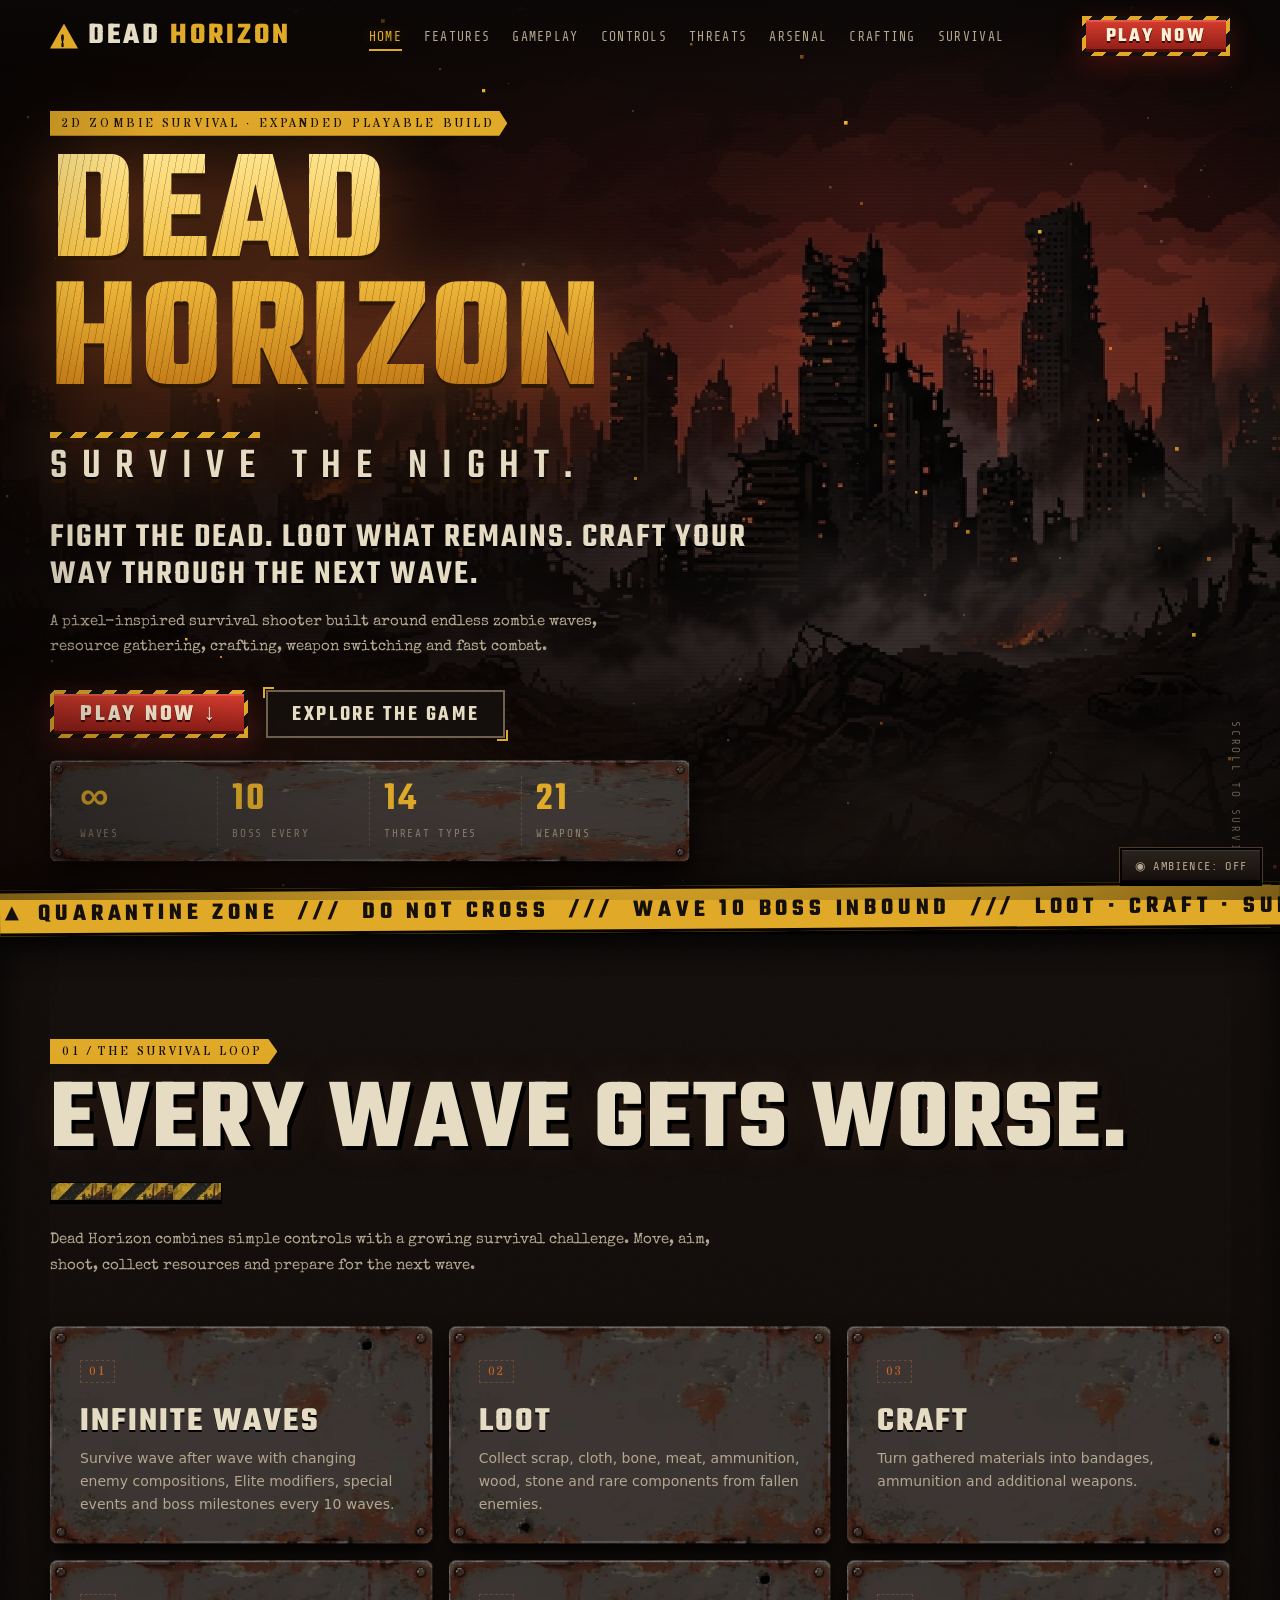
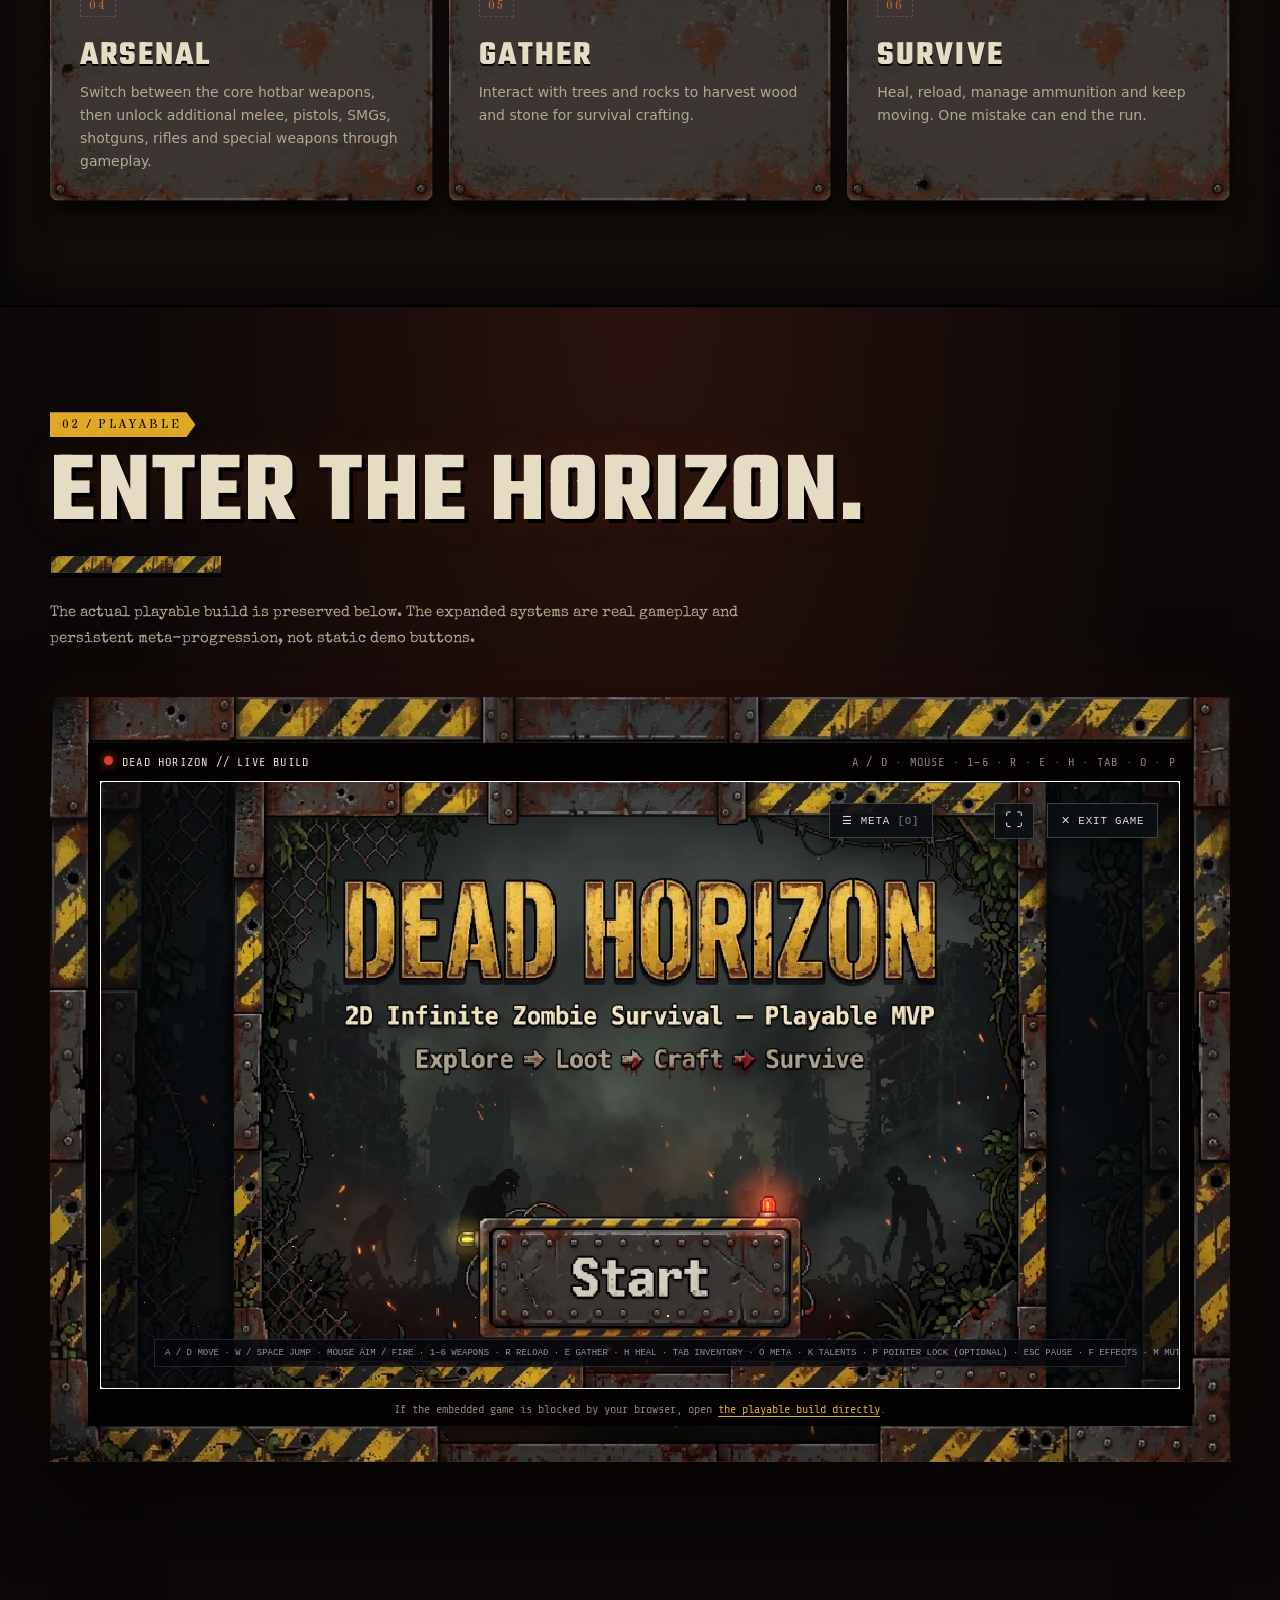
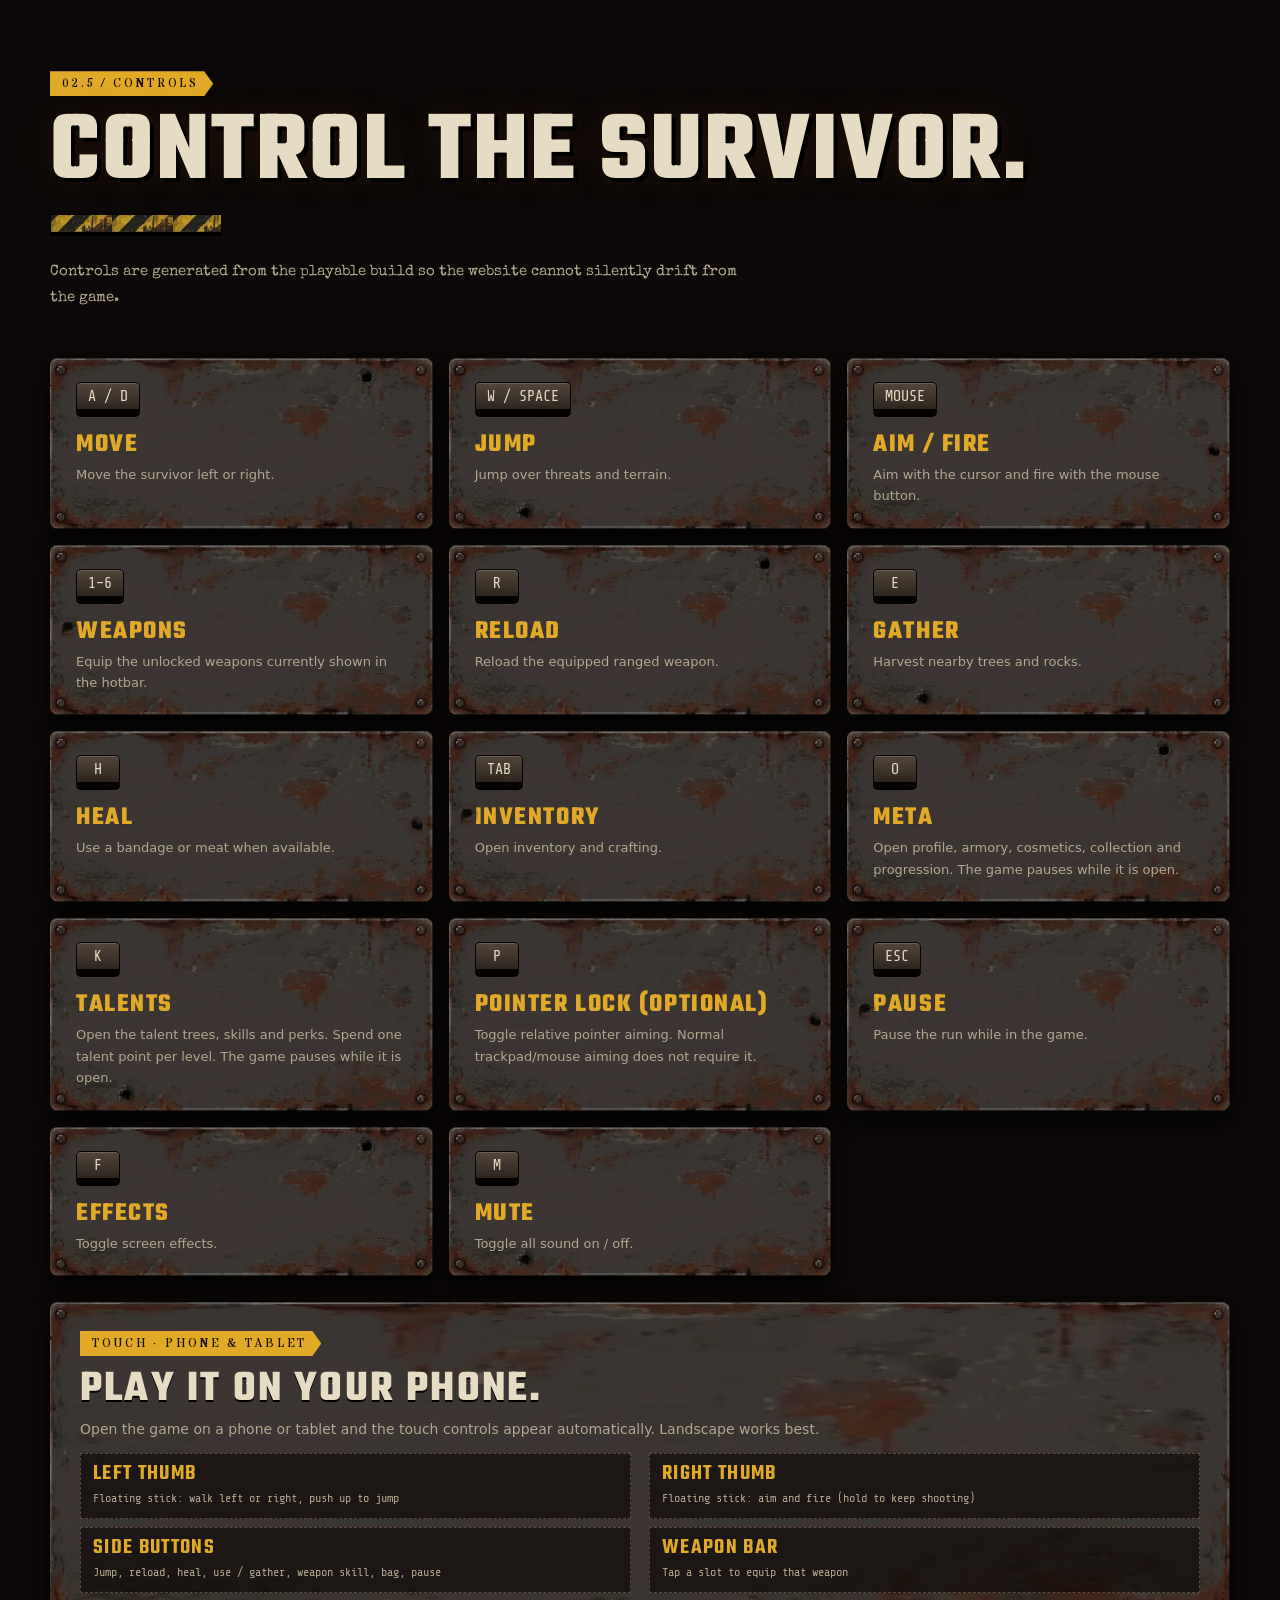
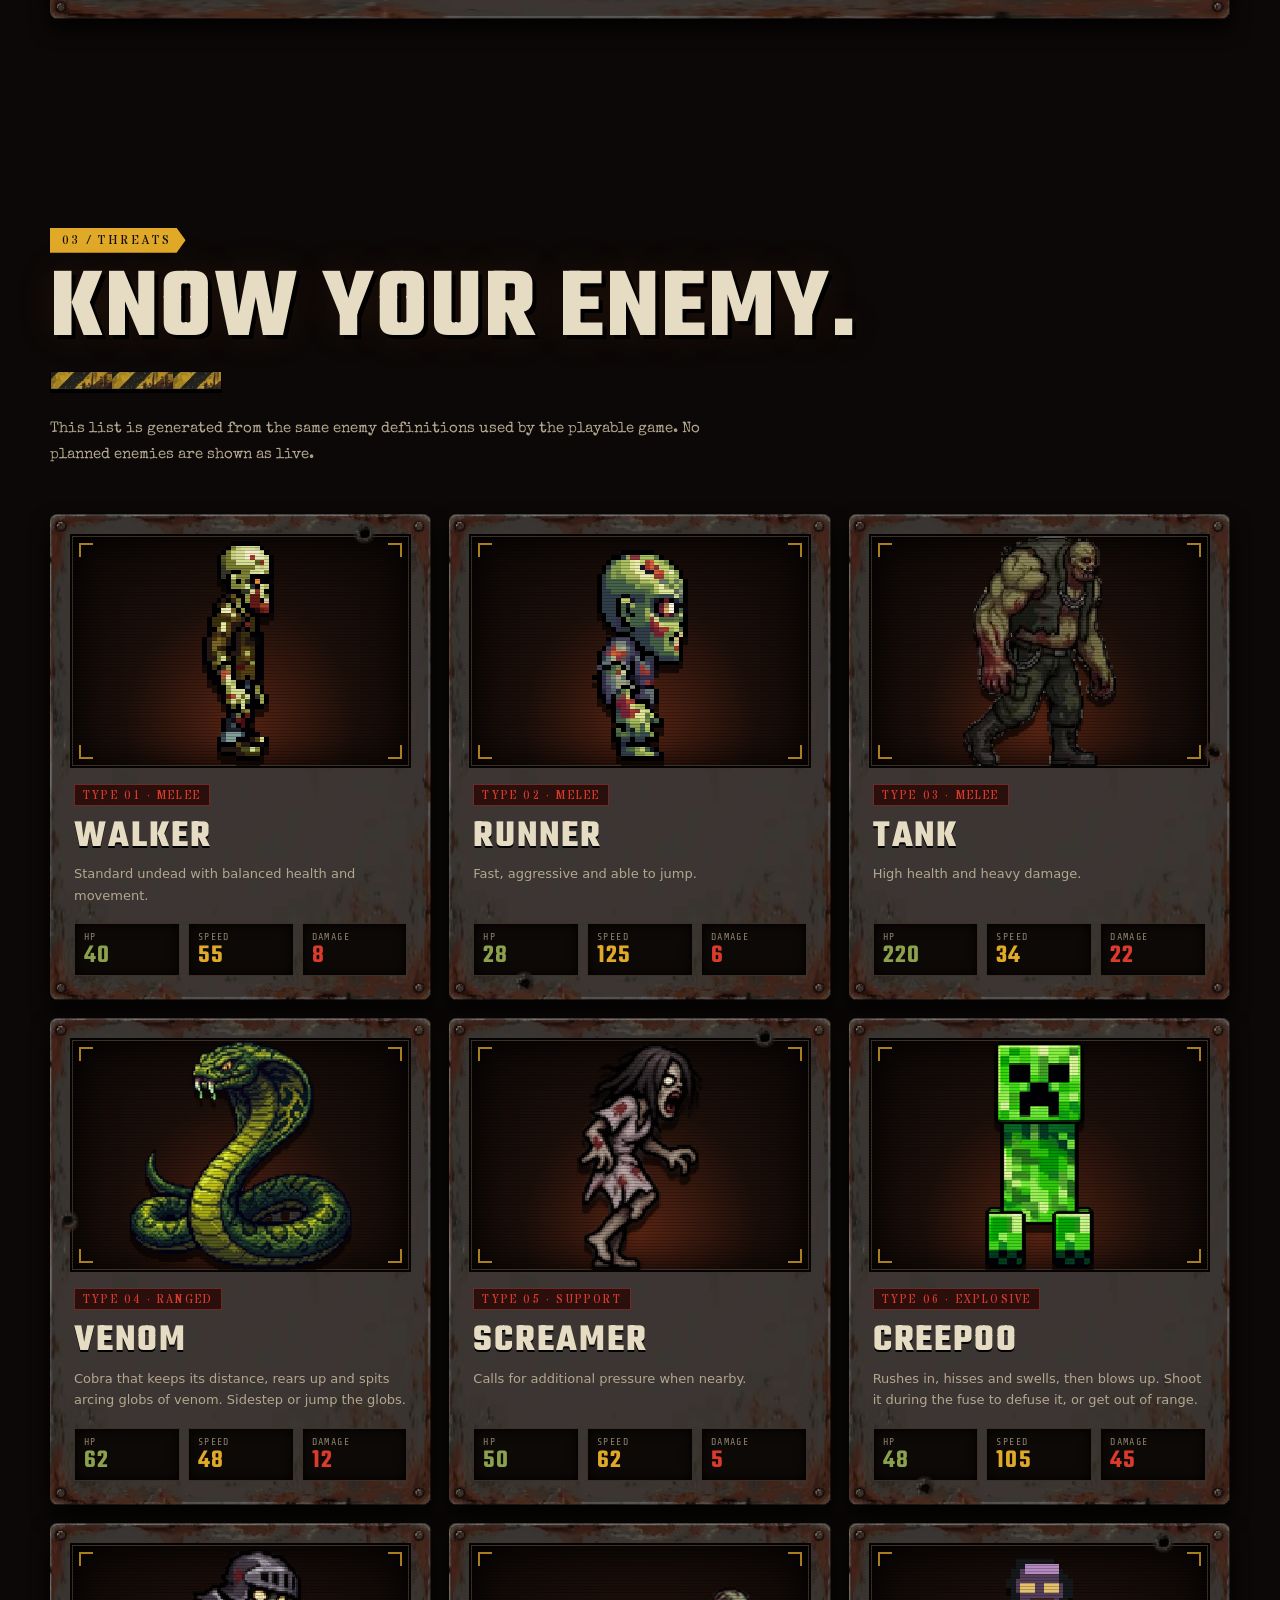
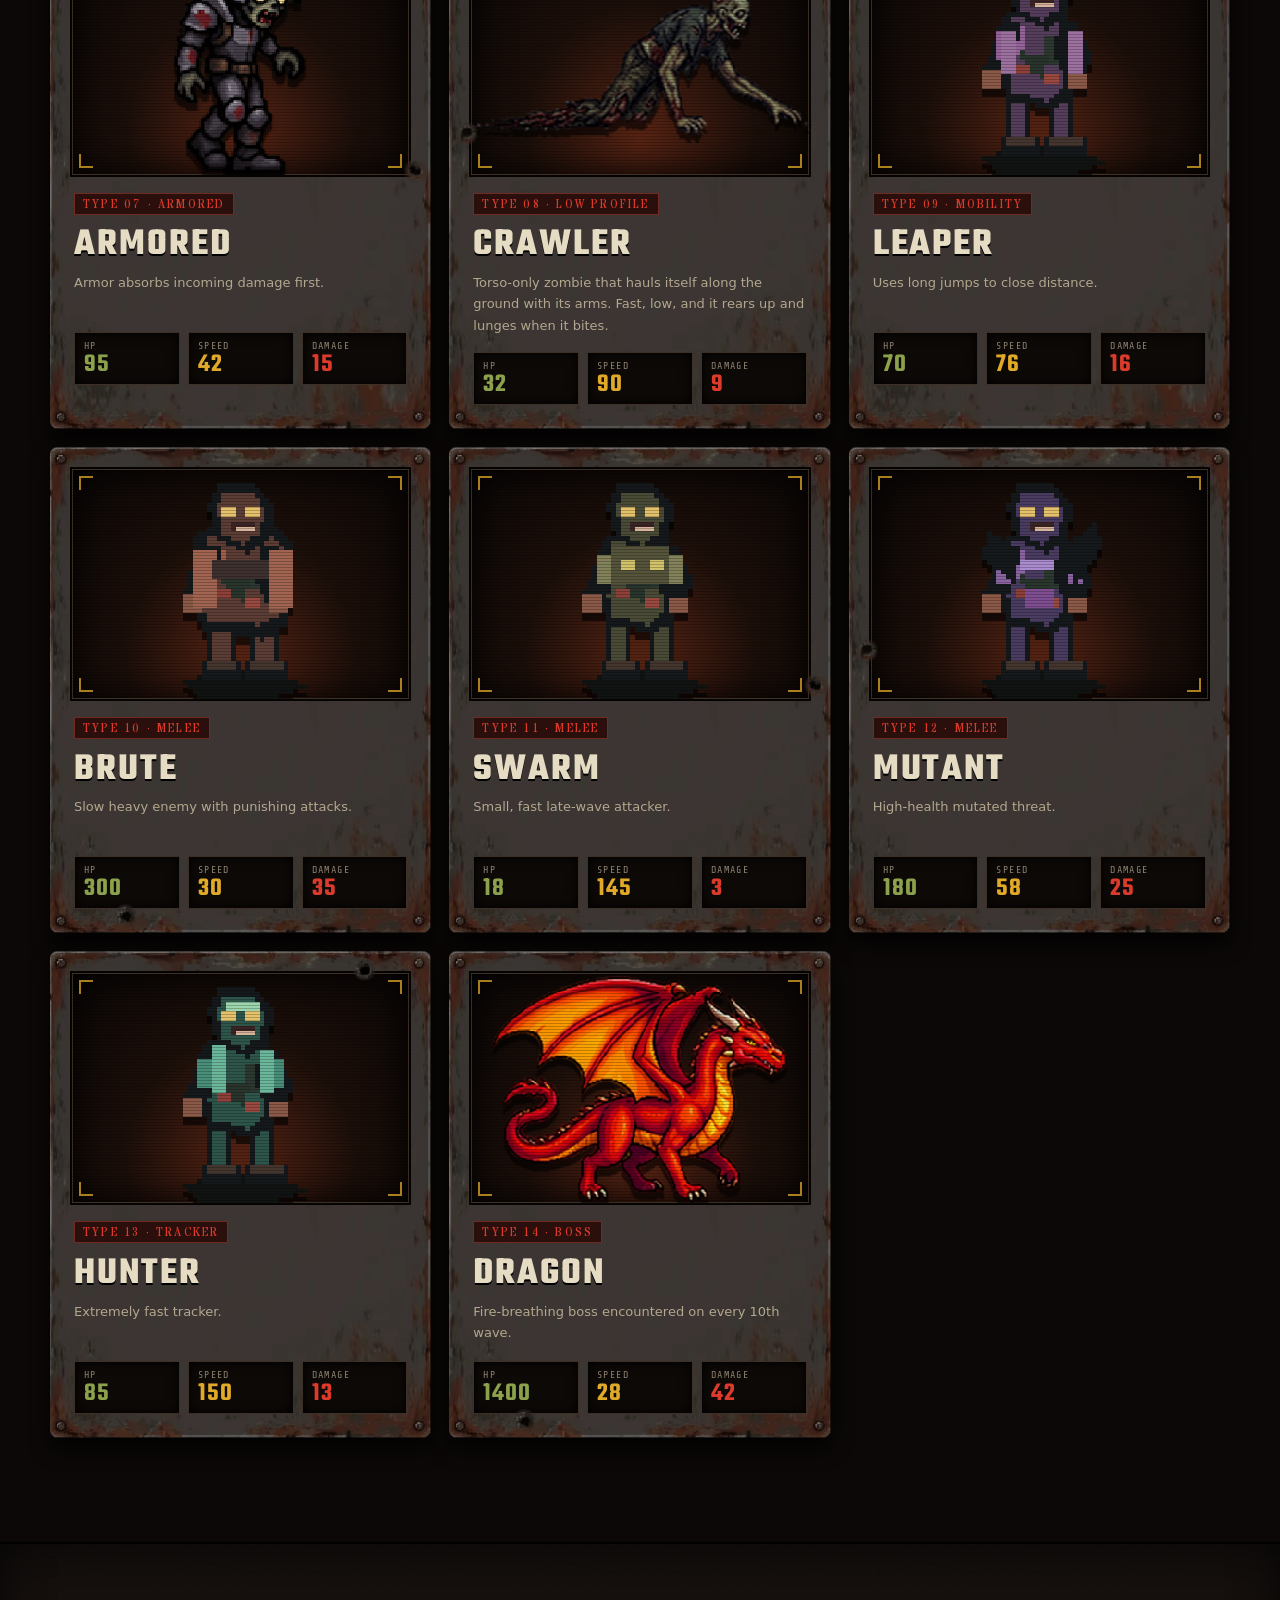
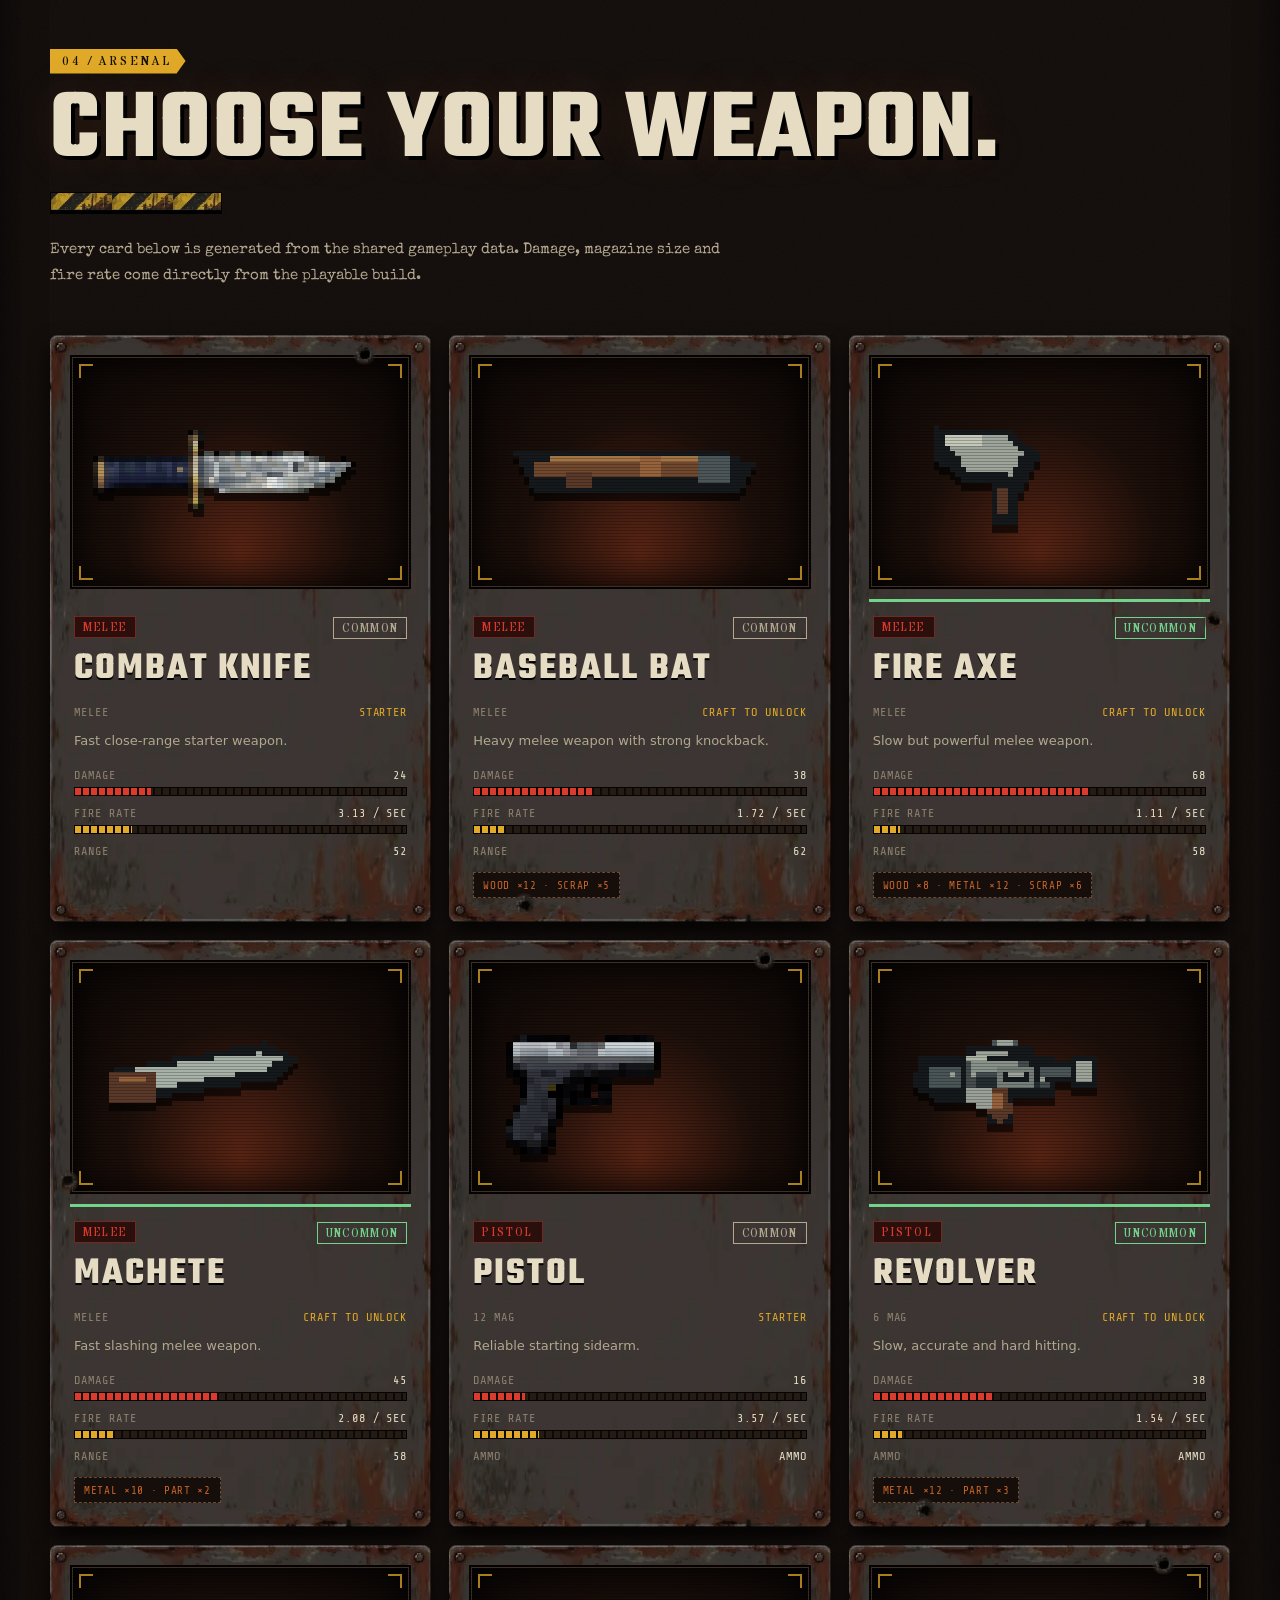
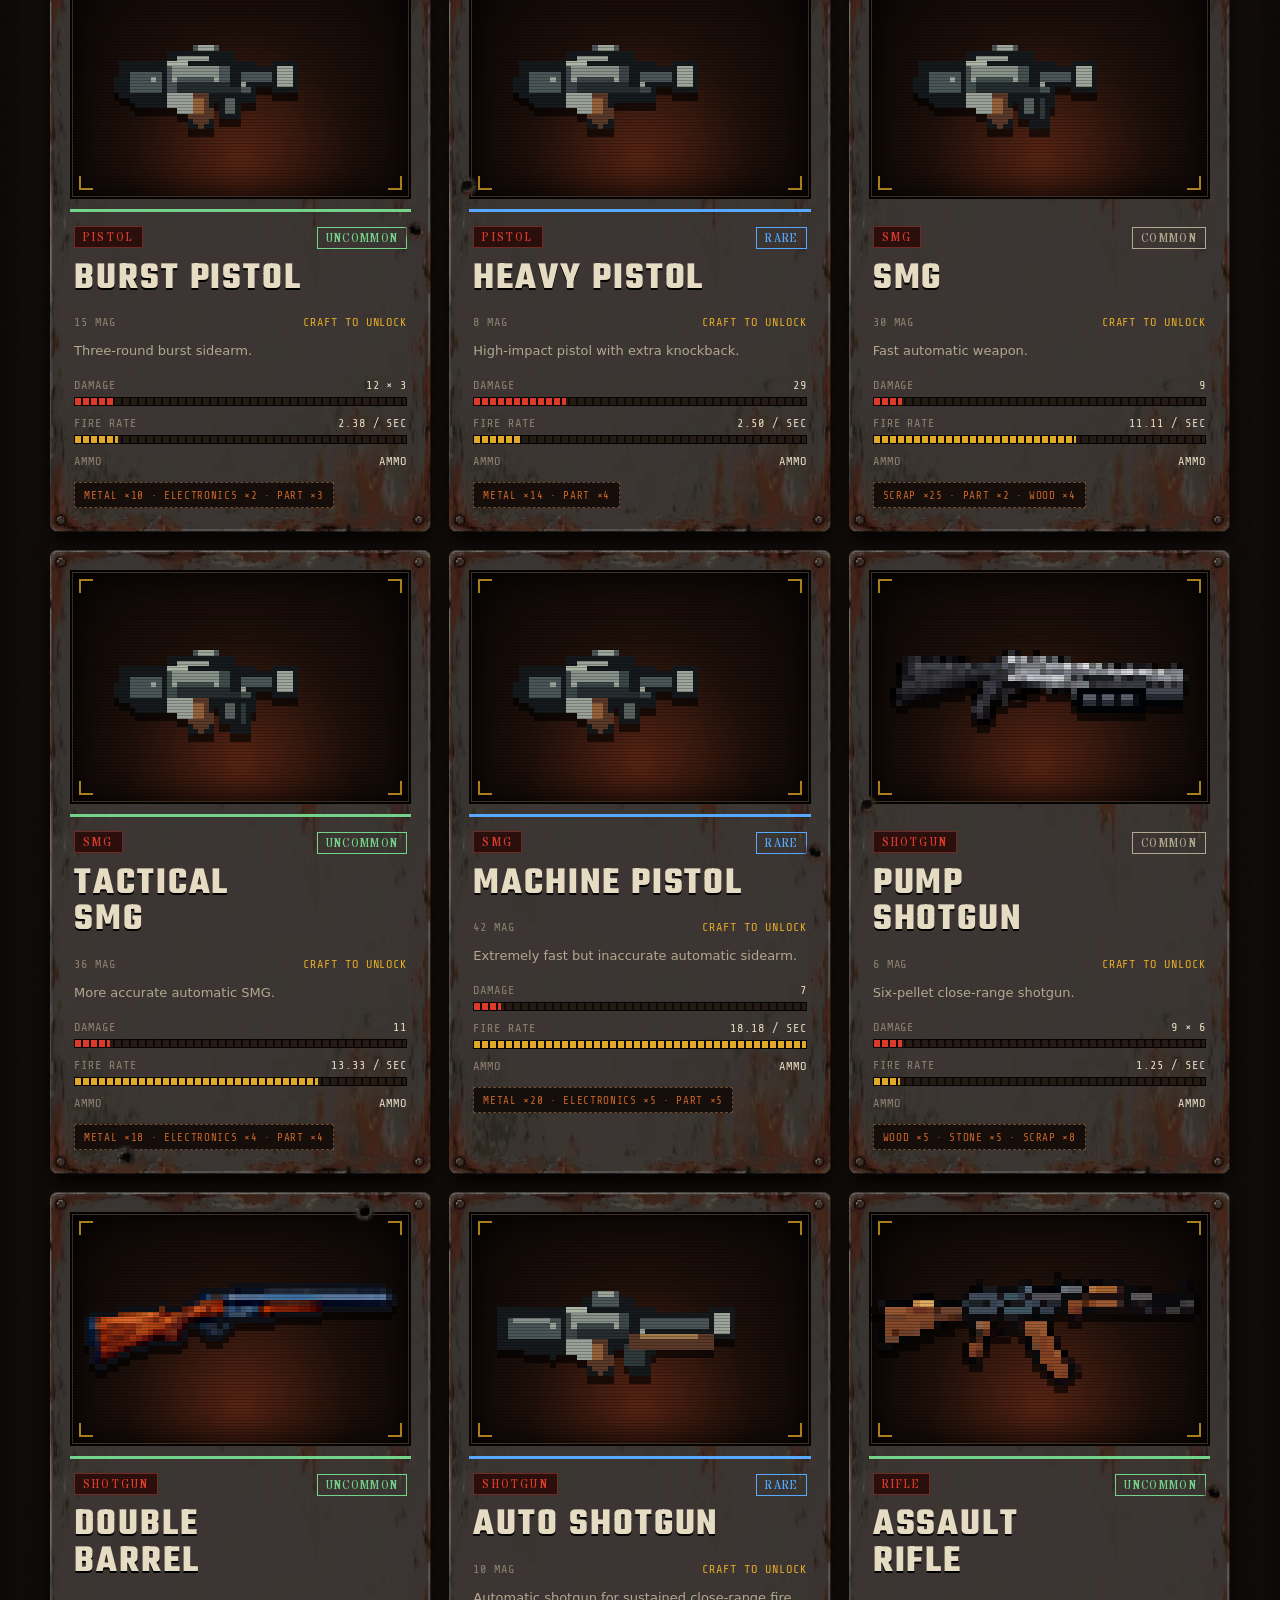
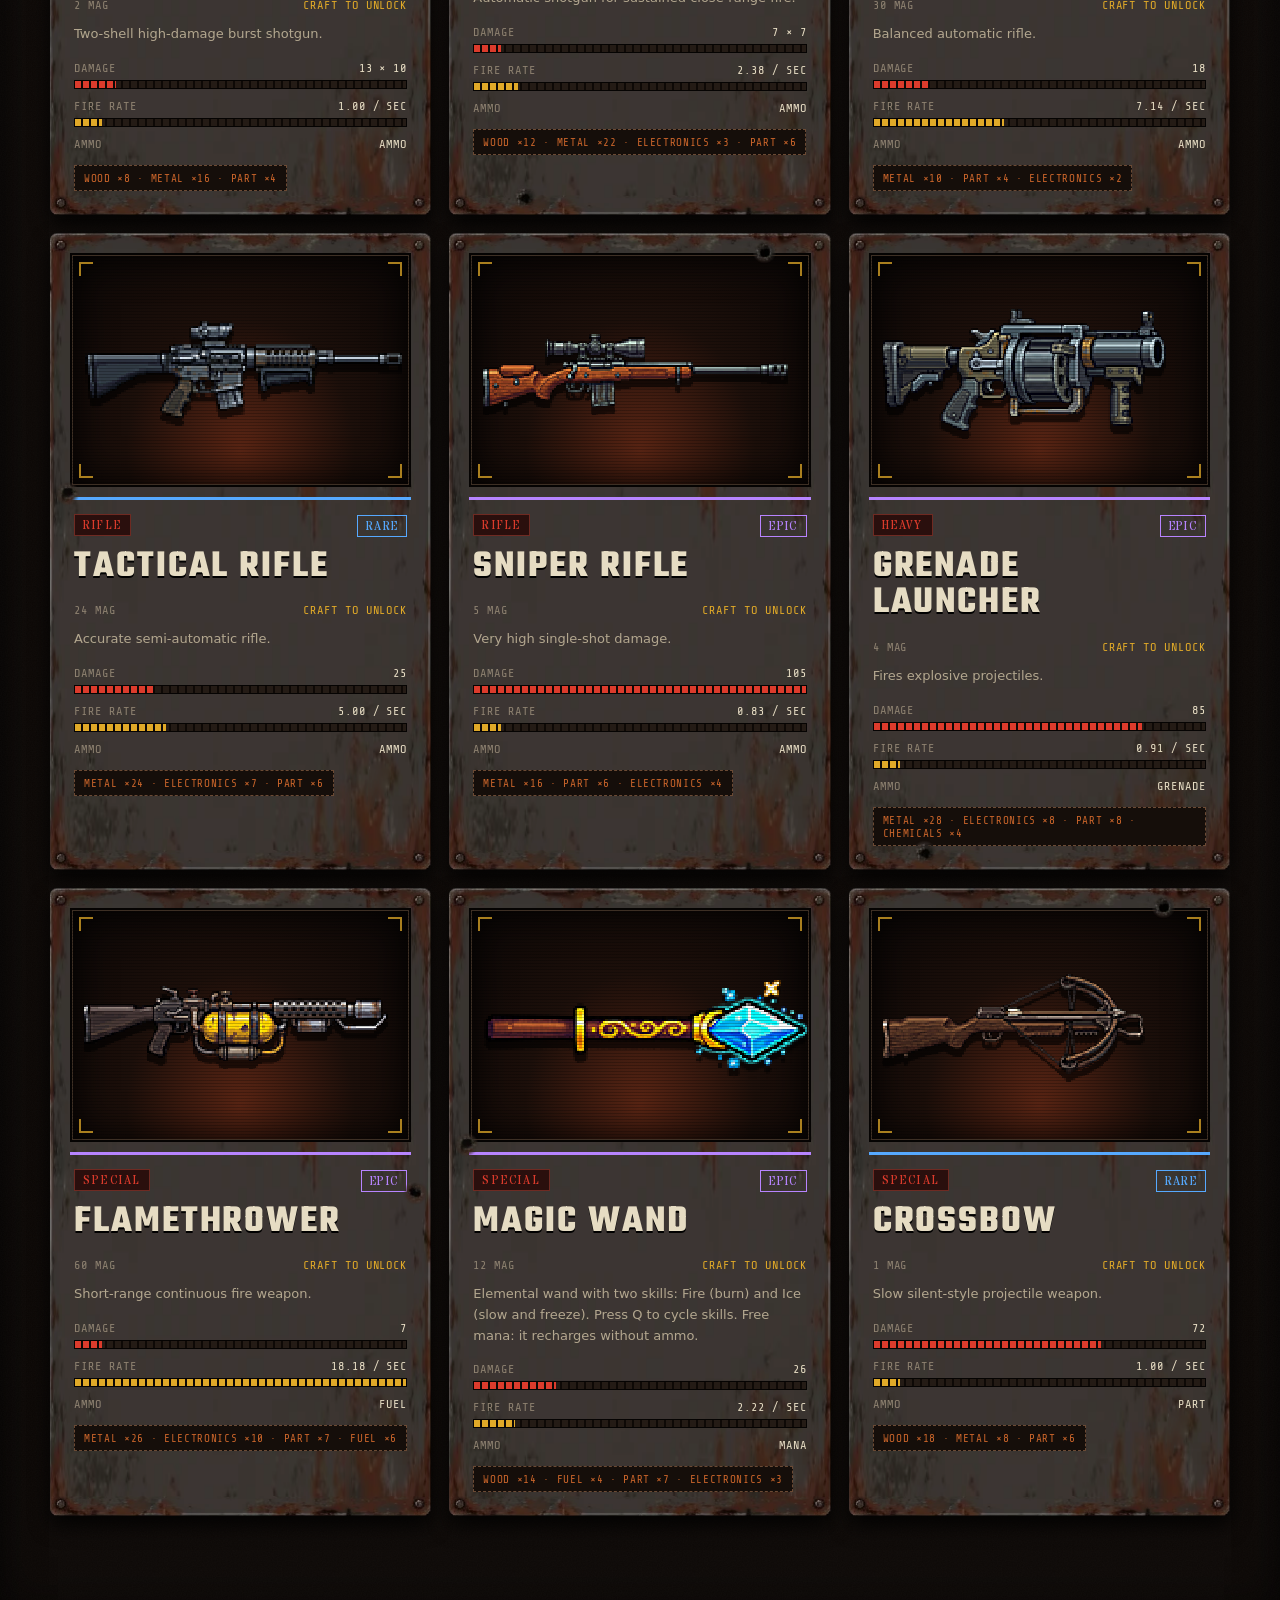
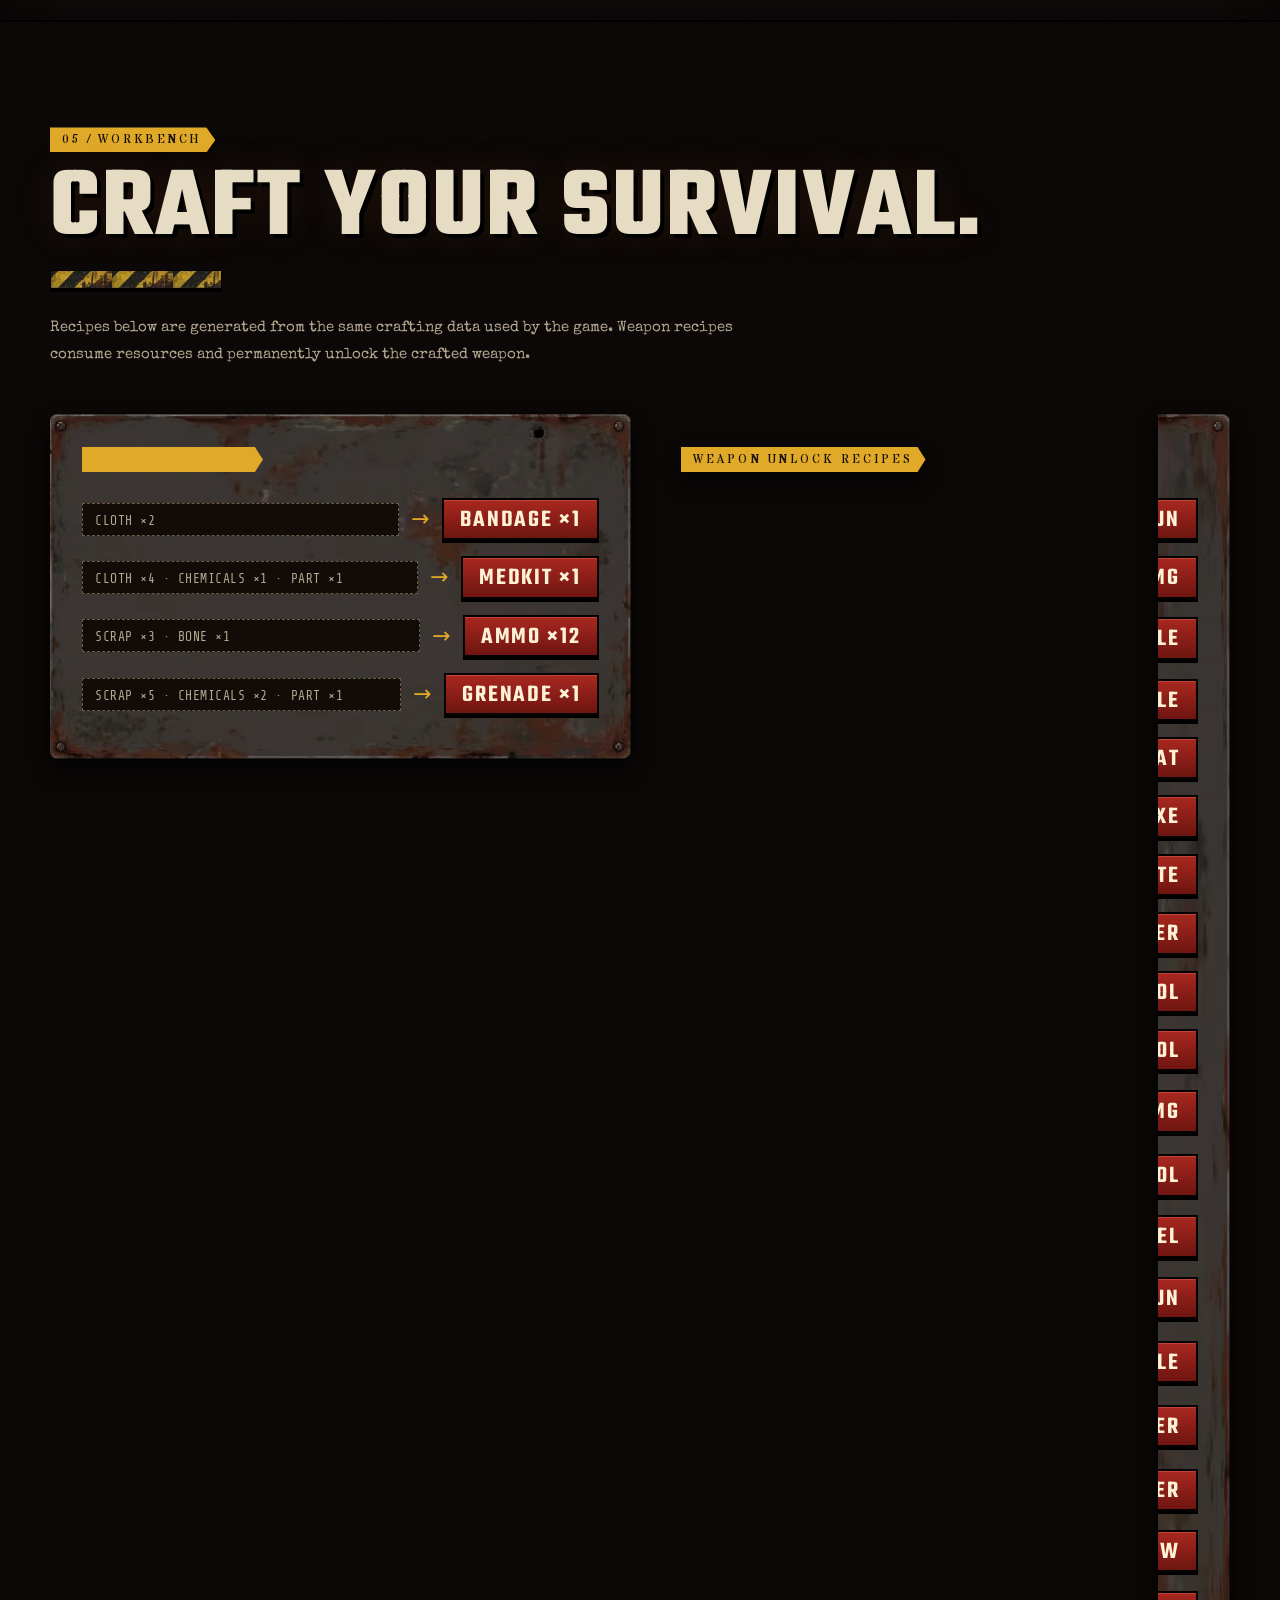
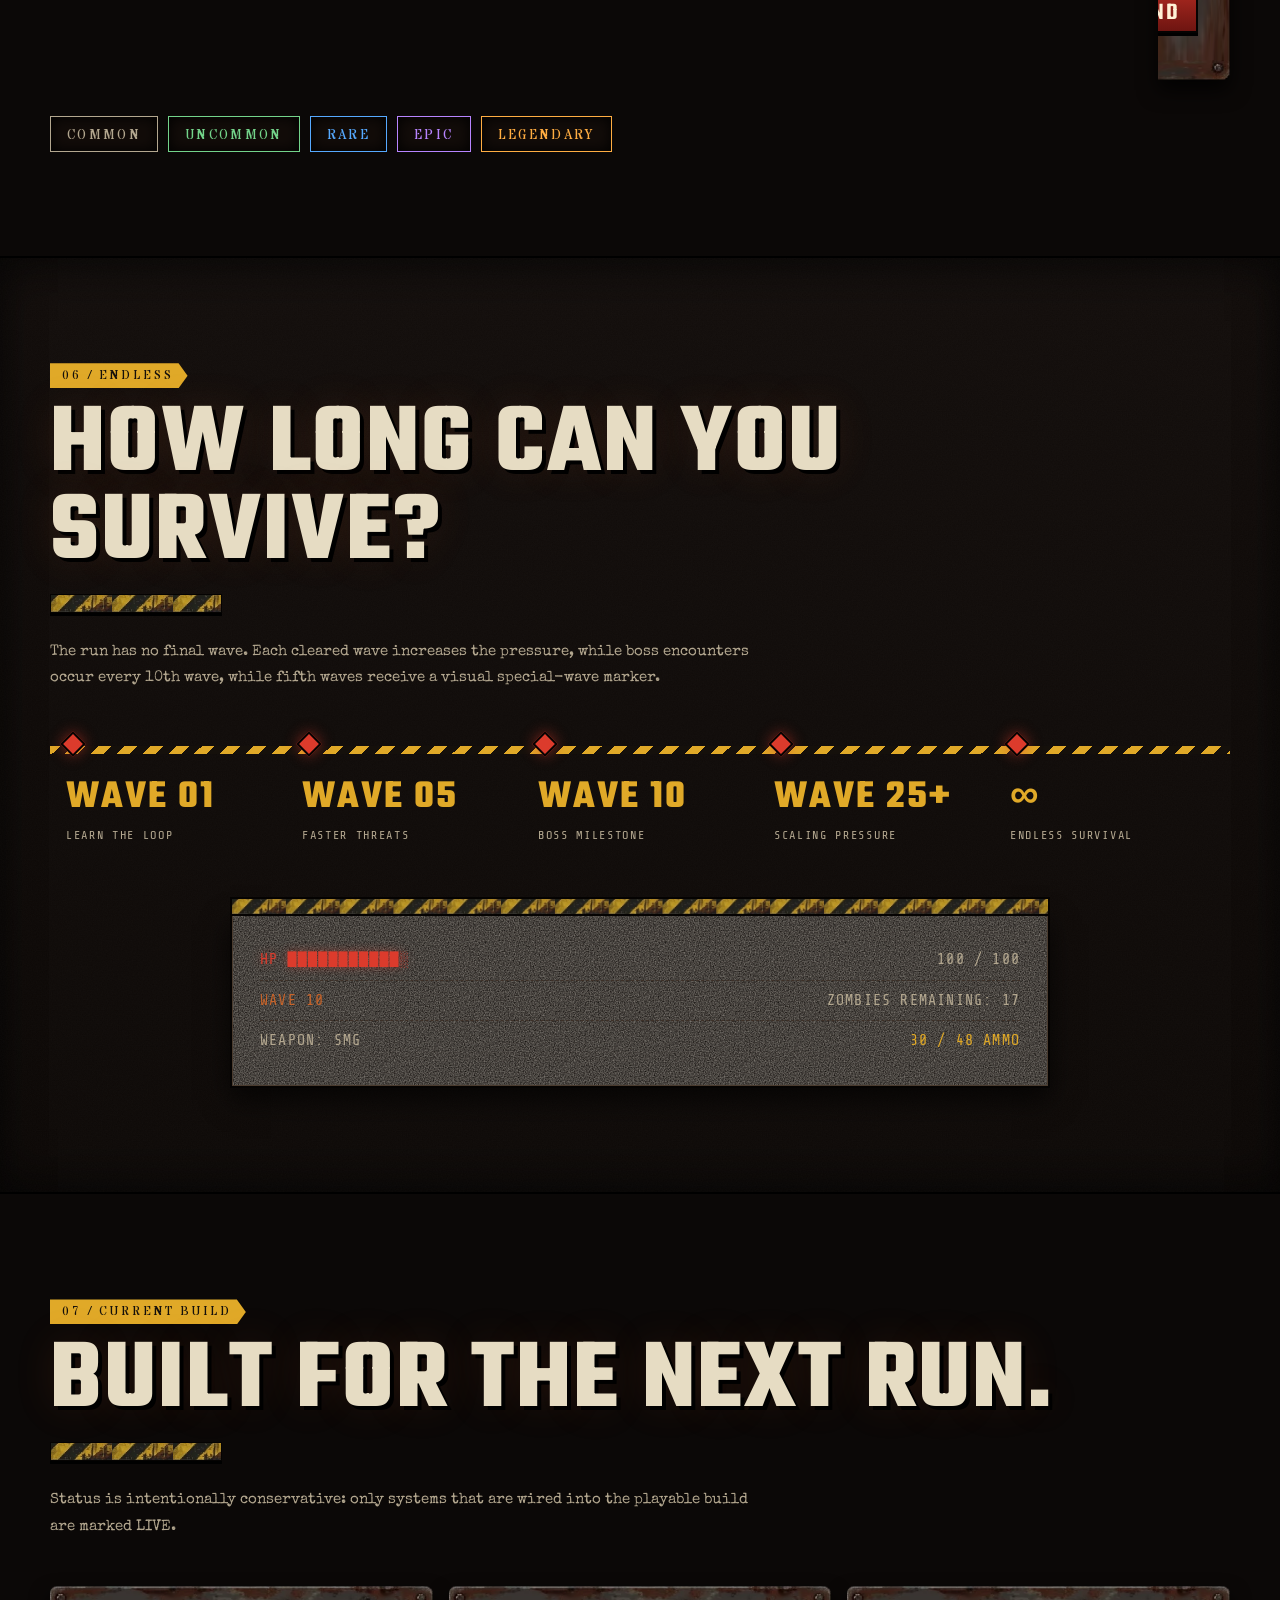
<file: dead-horizon-fullscreen-v4/index.html>
<!doctype html>
<html lang="en">
<head>
<meta charset="utf-8">
<meta name="viewport" content="width=device-width,initial-scale=1,viewport-fit=cover">
<title>Dead Horizon — 2D Zombie Survival</title>
<meta name="description" content="Dead Horizon is a 2D zombie survival shooter with endless waves, resource gathering, crafting-based weapon unlocks, specialized enemies, bosses and persistent meta progression.">
<meta name="theme-color" content="#0b0807">
<meta property="og:title" content="Dead Horizon — 2D Zombie Survival">
<meta property="og:description" content="Survive the night. Fight the dead. Loot. Craft. Repeat.">
<link rel="preload" href="assets/fonts/teko-latin-700-normal.woff2" as="font" type="font/woff2" crossorigin>
<link rel="stylesheet" href="site.css">
</head>
<body>
<div id="loader"><div class="loaderBox"><div class="loaderLogo">DEAD HORIZON</div><div class="loaderLine"><i></i></div><div class="loaderText">INITIALIZING SURVIVAL SYSTEM...</div></div></div>
<nav id="nav"><div class="container navInner"><a class="brand" href="#home"><i class="warn" aria-hidden="true">!</i><b style="font-weight:inherit">DEAD <span>HORIZON</span></b></a><div class="links"><a href="#home">Home</a><a href="#features">Features</a><a href="#gameplay">Gameplay</a><a href="#controls">Controls</a><a href="#enemies">Threats</a><a href="#arsenal">Arsenal</a><a href="#crafting">Crafting</a><a href="#survival">Survival</a></div><a class="navPlay" href="#gameplay">Play Now</a><button class="hamb" aria-label="Open menu">☰</button></div></nav>
<header id="home" class="hero"><canvas id="ash" aria-hidden="true"></canvas><div class="fog"></div><div class="container heroContent reveal"><div class="eyebrow">2D ZOMBIE SURVIVAL · EXPANDED PLAYABLE BUILD</div><h1>DEAD HORIZON<em>SURVIVE THE NIGHT.</em></h1><div class="tagline">Fight the dead. Loot what remains. Craft your way through the next wave.</div><p class="sub">A pixel-inspired survival shooter built around endless zombie waves, resource gathering, crafting, weapon switching and fast combat.</p><div class="actions"><a class="cta" href="#gameplay">PLAY NOW ↓</a><a class="ghost" href="#features">EXPLORE THE GAME</a></div><div class="heroStats" id="heroStats" aria-label="Game facts"><div><b>∞</b><span>Waves</span></div><div><b>10</b><span>Boss every</span></div><div><b id="hsEnemies">14</b><span>Threat types</span></div><div><b id="hsWeapons">21</b><span>Weapons</span></div></div></div><div class="scrollCue">SCROLL TO SURVIVE</div></header>
<div class="tape" aria-hidden="true"><div class="tapeTrack"><span>▲ QUARANTINE ZONE &nbsp;///&nbsp; DO NOT CROSS &nbsp;///&nbsp; WAVE 10 BOSS INBOUND &nbsp;///&nbsp; LOOT · CRAFT · SURVIVE &nbsp;///&nbsp; THE DEAD ARE WALKING &nbsp;///&nbsp;&nbsp;</span><span>▲ QUARANTINE ZONE &nbsp;///&nbsp; DO NOT CROSS &nbsp;///&nbsp; WAVE 10 BOSS INBOUND &nbsp;///&nbsp; LOOT · CRAFT · SURVIVE &nbsp;///&nbsp; THE DEAD ARE WALKING &nbsp;///&nbsp;&nbsp;</span><span>▲ QUARANTINE ZONE &nbsp;///&nbsp; DO NOT CROSS &nbsp;///&nbsp; WAVE 10 BOSS INBOUND &nbsp;///&nbsp; LOOT · CRAFT · SURVIVE &nbsp;///&nbsp; THE DEAD ARE WALKING &nbsp;///&nbsp;&nbsp;</span><span>▲ QUARANTINE ZONE &nbsp;///&nbsp; DO NOT CROSS &nbsp;///&nbsp; WAVE 10 BOSS INBOUND &nbsp;///&nbsp; LOOT · CRAFT · SURVIVE &nbsp;///&nbsp; THE DEAD ARE WALKING &nbsp;///&nbsp;&nbsp;</span></div></div>
<main>
<section id="features" class="features"><div class="container"><div class="sectionKicker">01 / THE SURVIVAL LOOP</div><h2 class="sectionTitle">EVERY WAVE GETS WORSE.</h2><p class="sectionIntro">Dead Horizon combines simple controls with a growing survival challenge. Move, aim, shoot, collect resources and prepare for the next wave.</p><div class="grid"><article class="card reveal"><span class="num">01</span><h3>INFINITE WAVES</h3><p>Survive wave after wave with changing enemy compositions, Elite modifiers, special events and boss milestones every 10 waves.</p></article><article class="card reveal"><span class="num">02</span><h3>LOOT</h3><p>Collect scrap, cloth, bone, meat, ammunition, wood, stone and rare components from fallen enemies.</p></article><article class="card reveal"><span class="num">03</span><h3>CRAFT</h3><p>Turn gathered materials into bandages, ammunition and additional weapons.</p></article><article class="card reveal"><span class="num">04</span><h3>ARSENAL</h3><p>Switch between the core hotbar weapons, then unlock additional melee, pistols, SMGs, shotguns, rifles and special weapons through gameplay.</p></article><article class="card reveal"><span class="num">05</span><h3>GATHER</h3><p>Interact with trees and rocks to harvest wood and stone for survival crafting.</p></article><article class="card reveal"><span class="num">06</span><h3>SURVIVE</h3><p>Heal, reload, manage ammunition and keep moving. One mistake can end the run.</p></article></div></div></section>
<section id="gameplay" class="gameplay"><div class="container"><div class="sectionKicker">02 / PLAYABLE</div><h2 class="sectionTitle">ENTER THE HORIZON.</h2><p class="sectionIntro">The actual playable build is preserved below. The expanded systems are real gameplay and persistent meta-progression, not static demo buttons.</p><div class="gameFrame reveal"><div class="frameTop"><span><i class="led"></i>DEAD HORIZON // LIVE BUILD</span><span>A/D · MOUSE · 1–6 · R · E · H · TAB · O</span></div><iframe src="game.html" title="Dead Horizon playable game"></iframe><div class="playNote">If the embedded game is blocked by your browser, open <a href="game.html" style="color:#e86a5f">the playable build directly</a>.</div></div></div></section><section id="controls"><div class="container"><div class="sectionKicker">02.5 / CONTROLS</div><h2 class="sectionTitle">CONTROL THE SURVIVOR.</h2><p class="sectionIntro">Controls are generated from the playable build so the website cannot silently drift from the game.</p><div class="controlsGrid" id="controlsGrid"></div>
<div class="touchNote reveal"><span class="sectionKicker">TOUCH · PHONE &amp; TABLET</span>
<h3>Play it on your phone.</h3>
<p>Open the game on a phone or tablet and the touch controls appear automatically. Landscape works best.</p>
<ul>
<li><b>Left thumb</b><span>Floating stick: walk left or right, push up to jump</span></li>
<li><b>Right thumb</b><span>Floating stick: aim and fire (hold to keep shooting)</span></li>
<li><b>Side buttons</b><span>Jump, reload, heal, use / gather, weapon skill, bag, pause</span></li>
<li><b>Weapon bar</b><span>Tap a slot to equip that weapon</span></li>
</ul></div></div></section><section id="enemies"><div class="container"><div class="sectionKicker">03 / THREATS</div><h2 class="sectionTitle">KNOW YOUR ENEMY.</h2><p class="sectionIntro">This list is generated from the same enemy definitions used by the playable game. No planned enemies are shown as live.</p><div class="enemyGrid" id="enemyGrid"></div></div></section>
<section id="arsenal" class="weapons"><div class="container"><div class="sectionKicker">04 / ARSENAL</div><h2 class="sectionTitle">CHOOSE YOUR WEAPON.</h2><p class="sectionIntro">Every card below is generated from the shared gameplay data. Damage, magazine size and fire rate come directly from the playable build.</p><div class="weaponGrid" id="weaponGrid"></div></div></section>
<section id="crafting"><div class="container"><div class="sectionKicker">05 / WORKBENCH</div><h2 class="sectionTitle">CRAFT YOUR SURVIVAL.</h2><p class="sectionIntro">Recipes below are generated from the same crafting data used by the game. Weapon recipes consume resources and permanently unlock the crafted weapon.</p><div class="craft" id="craftGrid"></div><div class="rarity"><span>COMMON</span><span>UNCOMMON</span><span>RARE</span><span>EPIC</span><span>LEGENDARY</span></div></div></section>
<section id="survival" class="loop"><div class="container"><div class="sectionKicker">06 / ENDLESS</div><h2 class="sectionTitle">HOW LONG CAN YOU SURVIVE?</h2><p class="sectionIntro">The run has no final wave. Each cleared wave increases the pressure, while boss encounters occur every 10th wave, while fifth waves receive a visual special-wave marker.</p><div class="steps"><div class="step reveal"><strong>WAVE 01</strong><span>LEARN THE LOOP</span></div><div class="step reveal"><strong>WAVE 05</strong><span>FASTER THREATS</span></div><div class="step reveal"><strong>WAVE 10</strong><span>BOSS MILESTONE</span></div><div class="step reveal"><strong>WAVE 25+</strong><span>SCALING PRESSURE</span></div><div class="step reveal"><strong>∞</strong><span>ENDLESS SURVIVAL</span></div></div><div class="hud reveal"><div class="hudLine"><span class="hp">HP ███████████░</span><span>100 / 100</span></div><div class="hudLine"><span class="wave">WAVE 10</span><span>ZOMBIES REMAINING: 17</span></div><div class="hudLine"><span>WEAPON: SMG</span><span class="ammo">30 / 48 AMMO</span></div></div></div></section>
<section><div class="container"><div class="sectionKicker">07 / CURRENT BUILD</div><h2 class="sectionTitle">BUILT FOR THE NEXT RUN.</h2><p class="sectionIntro">Status is intentionally conservative: only systems that are wired into the playable build are marked LIVE.</p><div class="grid"><article class="card"><span class="num">LIVE</span><h3>CORE SURVIVAL</h3><p>Movement, aiming, firearms, melee, reloads, resource gathering, loot, crafting, waves, elite variants and bosses are playable.</p></article><article class="card"><span class="num">LIVE</span><h3>META PROGRESSION</h3><p>Horizon Coins, persistent save data, armory attachments, collection, bestiary, achievements, daily challenges and map unlocks are wired into the game.</p></article><article class="card"><span class="num">IN DEVELOPMENT</span><h3>COSMETIC PRESENTATION</h3><p>Cosmetics can be purchased and equipped in the meta UI, while deeper in-world cosmetic rendering and preview presentation can be expanded.</p></article><article class="card"><span class="num">LIVE</span><h3>DATA SYNC</h3><p>The website Arsenal, Threats, Crafting and Controls sections are generated from the same shared data file as the game.</p></article><article class="card"><span class="num">IN DEVELOPMENT</span><h3>DEEPER WORLD INTERACTIONS</h3><p>More distinct map structures, richer environmental hazards and deeper procedural set pieces can be expanded without changing the current survival loop.</p></article></div></div></section>
<section class="ctaBand"><div class="siren" aria-hidden="true"></div><div class="container"><div class="sectionKicker">FINAL CHANCE</div><h2 class="sectionTitle">READY FOR THE NEXT WAVE?</h2><a class="cta" href="#gameplay">PLAY DEAD HORIZON</a></div></section>
</main>
<footer><div class="container footerIn"><div><strong>DEAD HORIZON</strong><br><span>Survive. Loot. Craft. Repeat.</span><div class="signal">NO SIGNAL BEYOND THE WALL · LAST BROADCAST: &quot;KEEP MOVING&quot;</div></div><div class="mono">© 2026 DEAD HORIZON</div></div></footer>
<button class="sound" id="sound" aria-label="Toggle ambient sound">◉ AMBIENCE: OFF</button>
<div id="gameLaunch" aria-hidden="true"><div id="glVeil" class="glVeil"><div class="glTitle">DEAD HORIZON<i>ENTERING SURVIVAL MODE...</i></div></div><button id="glExit" class="glExit" type="button">✕ EXIT GAME</button><iframe id="glFrame" class="glFrame" src="about:blank" title="Dead Horizon fullscreen game" allow="fullscreen" allowfullscreen></iframe></div>
<script src="game-data.js"></script>
<script>
const nav=document.getElementById('nav'); addEventListener('scroll',()=>nav.classList.toggle('scrolled',scrollY>30),{passive:true});
const io=new IntersectionObserver(es=>es.forEach(e=>{if(e.isIntersecting){e.target.classList.add('in');io.unobserve(e.target)}}),{threshold:.12});document.querySelectorAll('.reveal').forEach(e=>io.observe(e));
addEventListener('load',()=>setTimeout(()=>{const l=document.getElementById('loader');l.style.opacity=0;l.style.visibility='hidden'},650));
const ham=document.querySelector('.hamb');const links=document.querySelector('.links');ham?.addEventListener('click',()=>{links.style.display=links.style.display==='flex'?'none':'flex';links.style.position='absolute';links.style.top='58px';links.style.left='12px';links.style.right='12px';links.style.padding='18px';links.style.flexDirection='column';links.style.background='#140f0c';links.style.border='2px solid #4a3b2e';links.style.top='64px'});
const sound=document.getElementById('sound');let on=localStorage.getItem('dh-sound')==='1';sound.textContent=on?'◉ AMBIENCE: ON':'◉ AMBIENCE: OFF';sound.onclick=()=>{on=!on;localStorage.setItem('dh-sound',on?'1':'0');sound.textContent=on?'◉ AMBIENCE: ON':'◉ AMBIENCE: OFF'};
const DH=window.DEAD_HORIZON_DATA;
const esc=s=>String(s).replace(/[&<>'"]/g,c=>({'&':'&amp;','<':'&lt;','>':'&gt;',"'":'&#39;','"':'&quot;'}[c]));
const rarityNames=['Common','Uncommon','Rare','Epic','Legendary'];
const recipeByWeapon=Object.fromEntries(DH.recipes.filter(r=>r.kind==='weapon').map(r=>[r.out,r]));
const fmtCost=r=>Object.entries(r.cost).map(([k,v])=>String(k).toUpperCase()+' ×'+v).join(' · ');
const weaponEntries=Object.entries(DH.weapons);
const maxDmg=Math.max(...weaponEntries.map(([,w])=>w.dmg));
const maxRate=Math.max(...weaponEntries.map(([,w])=>1/w.rate));
const assetFrame=(path,alt,label)=>`<div class="assetFrame"><img src="${esc(path||'')}" alt="${esc(alt)}" loading="lazy" decoding="async"><span class="assetFallback" hidden>${esc(label)}<br>VISUAL ASSET UNAVAILABLE</span></div>`;
const roleOf=z=>z.boss?'BOSS':z.explode?'EXPLOSIVE':z.ranged?'RANGED':z.scream?'SUPPORT':z.hunter?'TRACKER':z.leap?'MOBILITY':z.low?'LOW PROFILE':z.armor?'ARMORED':'MELEE';
document.getElementById('weaponGrid').innerHTML=weaponEntries.map(([id,w])=>{const recipe=recipeByWeapon[id];const damageLabel=w.pel>1?`${w.dmg} × ${w.pel}`:w.dmg;const mag=w.melee?'MELEE':`${w.mag} MAG`;const unlock=DH.startingWeapons.includes(id)?'STARTER':'CRAFT TO UNLOCK';return `<article class="weapon reveal r${w.rarity|0}" data-id="${esc(id)}">${assetFrame(w.image,`Dead Horizon ${w.n} weapon`,w.n)}<div class="weaponBody"><div class="weaponTop"><div><span class="visualKicker">${esc(w.cat.toUpperCase())}</span><h3>${esc(w.n).toUpperCase()}</h3></div><span class="weaponTag r${w.rarity|0}">${esc(rarityNames[w.rarity])}</span></div><div class="weaponMeta"><span>${esc(mag)}</span><b>${esc(unlock)}</b></div><div class="weaponDesc">${esc(w.desc||'Playable weapon from the current build.')}</div><div class="stat"><div class="statRow"><span>DAMAGE</span><b>${esc(damageLabel)}</b></div><div class="bar"><i style="width:${Math.max(8,Math.min(100,w.dmg/maxDmg*100))}%"></i></div><div class="statRow"><span>FIRE RATE</span><b>${(1/w.rate).toFixed(2)} / SEC</b></div><div class="bar"><i style="width:${Math.max(8,Math.min(100,(1/w.rate)/maxRate*100))}%"></i></div>${w.melee?`<div class="statRow"><span>RANGE</span><b>${w.range}</b></div>`:`<div class="statRow"><span>AMMO</span><b>${esc(w.ammo||'ammo').toUpperCase()}</b></div>`}${recipe?`<div class="unlockTag">${esc(fmtCost(recipe))}</div>`:''}</div></div></article>`}).join('');
const enemyEntries=Object.entries(DH.enemies);
document.getElementById('enemyGrid').innerHTML=enemyEntries.map(([id,z],i)=>`<article class="enemy reveal" data-id="${esc(id)}">${assetFrame(z.image,`Dead Horizon ${z.n} enemy`,z.n)}<div class="enemyBody"><span class="visualKicker">TYPE ${String(i+1).padStart(2,'0')} · ${esc(roleOf(z))}</span><h3>${esc(z.n).toUpperCase()}</h3><p class="visualDesc">${esc(z.desc||'Playable enemy type.')}</p><div class="visualMeta"><div class="visualStat"><span>HP</span><b>${z.hp}</b></div><div class="visualStat"><span>SPEED</span><b>${z.sp}</b></div><div class="visualStat"><span>DAMAGE</span><b>${z.dmg}</b></div></div></div></article>`).join('');
for(const img of document.querySelectorAll('.assetFrame img'))img.addEventListener('error',()=>{img.hidden=true;img.nextElementSibling.hidden=false},{once:true});
const itemNames={bandage:'Bandage',medkit:'Medkit',ammo:'Ammo',grenade:'Grenade'};
document.getElementById('craftGrid').innerHTML=`<div class="craftPanel reveal"><div class="eyebrow">SURVIVAL RECIPES</div>${DH.recipes.filter(r=>r.kind==='item').map(r=>`<div class="recipe"><span class="resource">${esc(fmtCost(r))}</span><span class="arrow">→</span><span class="output">${esc(itemNames[r.out]||r.out)} ×${r.n}</span></div>`).join('')}</div><div class="craftPanel reveal"><div class="eyebrow">WEAPON UNLOCK RECIPES</div>${DH.recipes.filter(r=>r.kind==='weapon').map(r=>`<div class="recipe"><span class="resource">${esc(fmtCost(r))}</span><span class="arrow">→</span><span class="output">${esc(DH.weapons[r.out].n)}</span></div>`).join('')}</div>`;
document.getElementById('controlsGrid').innerHTML=DH.controls.map(c=>`<article class="controlCard reveal"><span class="controlKey">${esc(c[0])}</span><h3>${esc(c[1])}</h3><p>${esc(c[2])}</p></article>`).join('');
const controlBar=DH.controls.filter(c=>['A / D','MOUSE','1–6','R','E','H','TAB','O','P'].includes(c[0])).map(c=>c[0]).join(' · ');const frameTop=document.querySelector('.frameTop span:nth-child(2)');if(frameTop)frameTop.textContent=controlBar;
const websiteDataErrors=[];for(const [id,w] of Object.entries(DH.weapons))if(!w.n||!Number.isFinite(w.dmg)||!Number.isFinite(w.rate))websiteDataErrors.push('weapon:'+id);for(const r of DH.recipes)if(!DH.weapons[r.out]&&r.kind==='weapon')websiteDataErrors.push('recipe:'+r.out);if(new URLSearchParams(location.search).get('debug')==='1'){for(const [id,w] of weaponEntries){if(!w.image)websiteDataErrors.push('weapon-image:'+id);else fetch(w.image,{cache:'no-store'}).then(r=>{if(!r.ok)console.warn('Dead Horizon missing weapon asset:',id,w.image)}).catch(()=>console.warn('Dead Horizon asset request failed:',id,w.image))}for(const [id,z] of enemyEntries){if(!z.image)websiteDataErrors.push('enemy-image:'+id);else fetch(z.image,{cache:'no-store'}).then(r=>{if(!r.ok)console.warn('Dead Horizon missing enemy asset:',id,z.image)}).catch(()=>console.warn('Dead Horizon asset request failed:',id,z.image))}if(websiteDataErrors.length)console.warn('Dead Horizon data validation:',websiteDataErrors)}
[...document.querySelectorAll('#weaponGrid .reveal,#enemyGrid .reveal,#craftGrid .reveal,#controlsGrid .reveal')].forEach(e=>io.observe(e));

/* ===== apocalypse theme helpers (presentation only) ===== */
/* live counts for the hero strip come from the shared game data */
{const e=document.getElementById('hsEnemies'),w=document.getElementById('hsWeapons');if(e)e.textContent=Object.keys(DH.enemies).length;if(w)w.textContent=Object.keys(DH.weapons).length}
/* status tags on the "current build" cards */
document.querySelectorAll('.num').forEach(n=>{const t=n.textContent.trim();if(t==='LIVE')n.classList.add('live');else if(t==='IN DEVELOPMENT')n.classList.add('dev')});
/* scroll-spy for the nav links */
{const map=new Map([...document.querySelectorAll('.links a')].map(a=>[a.getAttribute('href').slice(1),a]));const so=new IntersectionObserver(es=>es.forEach(e=>{if(e.isIntersecting){map.forEach(a=>a.classList.remove('active'));map.get(e.target.id)?.classList.add('active')}}),{rootMargin:'-45% 0px -50% 0px'});map.forEach((a,id)=>{const el=document.getElementById(id);if(el)so.observe(el)})}
/* embers + ash over the hero (pauses when off-screen or when reduced motion is requested) */
{const c=document.getElementById('ash'),hero=document.getElementById('home');if(c&&hero&&!matchMedia('(prefers-reduced-motion: reduce)').matches){const x=c.getContext('2d');let W=0,H=0,P=[],run=false,raf=0;
 const mk=(init)=>{const ember=Math.random()<.45;return{e:ember,x:Math.random()*W,y:init?Math.random()*H:(ember?H+10:-10),s:ember?2+Math.random()*2:1+Math.random()*2,vy:ember?-(14+Math.random()*30):(8+Math.random()*18),vx:(Math.random()-.4)*14,ph:Math.random()*6.28,life:Math.random()}};
 const size=()=>{const r=hero.getBoundingClientRect(),d=Math.min(devicePixelRatio||1,2);W=r.width;H=r.height;c.width=W*d;c.height=H*d;x.setTransform(d,0,0,d,0,0);const n=Math.round(Math.min(90,W/16));P=Array.from({length:n},()=>mk(true))};
 let last=0;const tick=t=>{if(!run)return;const dt=Math.min(.05,(t-last)/1000||.016);last=t;x.clearRect(0,0,W,H);
  for(const p of P){p.ph+=dt*2;p.x+=(p.vx+Math.sin(p.ph)*10)*dt;p.y+=p.vy*dt;
   if(p.y<-12||p.y>H+12||p.x<-12||p.x>W+12){Object.assign(p,mk(false));continue}
   if(p.e){const f=.55+.45*Math.sin(p.ph*3);x.fillStyle='rgba(255,'+(120+Math.round(80*f))+',40,'+(.35+.55*f).toFixed(2)+')';x.fillRect(Math.round(p.x),Math.round(p.y),p.s,p.s)}
   else{x.fillStyle='rgba(190,175,160,.28)';x.fillRect(Math.round(p.x),Math.round(p.y),p.s,p.s)}}
  raf=requestAnimationFrame(tick)};
 const start=()=>{if(run)return;run=true;last=performance.now();raf=requestAnimationFrame(tick)},stop=()=>{run=false;cancelAnimationFrame(raf)};
 size();addEventListener('resize',size);new IntersectionObserver(es=>es[0].isIntersecting?start():stop()).observe(hero);document.addEventListener('visibilitychange',()=>document.hidden?stop():start())}}

/* ===== PLAY NOW → FULLSCREEN GAME ===== */
const gameLaunch=document.getElementById('gameLaunch'),gameFrame=document.getElementById('glFrame'),gameVeil=document.getElementById('glVeil'),glExit=document.getElementById('glExit');
const GameState={isPlaying:false,isFullscreen:false,isPaused:false};let gameOpen=false,closeRequested=false;
function postGame(m){try{gameFrame.contentWindow.postMessage(m,'*')}catch(e){}}
function revealGame(){gameVeil.style.opacity='0';setTimeout(()=>gameVeil.style.display='none',360)}function resetVeil(){gameVeil.style.display='grid';gameVeil.style.opacity='1'}
async function openGame(e){e?.preventDefault();if(gameOpen)return;gameOpen=true;closeRequested=false;GameState.isPlaying=true;GameState.isPaused=false;GameState.isFullscreen=false;document.body.classList.add('game-active');document.body.style.overflow='hidden';gameLaunch.classList.add('on');gameLaunch.setAttribute('aria-hidden','false');resetVeil();gameFrame.src='game.html';try{await gameLaunch.requestFullscreen()}catch(err){GameState.isFullscreen=false;gameVeil.querySelector('i').textContent='FULLSCREEN UNAVAILABLE — RUNNING IN WINDOWED MODE';setTimeout(revealGame,300);}}
async function closeGame(){if(!gameOpen)return;closeRequested=true;GameState.isPlaying=false;GameState.isPaused=false;resetVeil();postGame({type:'DEAD_HORIZON_EXIT'});if(document.fullscreenElement===gameLaunch){try{await document.exitFullscreen()}catch(e){}}else finishClose()}
function finishClose(){gameOpen=false;GameState.isPlaying=false;GameState.isFullscreen=false;GameState.isPaused=false;gameLaunch.classList.remove('on');gameLaunch.setAttribute('aria-hidden','true');gameFrame.src='about:blank';document.body.classList.remove('game-active');document.body.style.overflow='';resetVeil()}
gameFrame.onload=()=>{if(gameOpen)postGame({type:'DEAD_HORIZON_START',fullscreenManaged:true})};glExit.addEventListener('click',closeGame);
document.querySelectorAll('a.cta,a.navPlay').forEach(a=>{if((a.textContent||'').toUpperCase().includes('PLAY')){a.addEventListener('click',openGame)}});
/* ESC = PAUSE, not EXIT. Browsers use ESC to leave fullscreen; that must pause the game (windowed) instead of closing it.
   Keyboard Lock (Chromium) makes ESC reach the game while fullscreen so it pauses without leaving fullscreen at all.
   The game only closes through an explicit EXIT GAME button (closeGame -> closeRequested). */
function lockEscKey(on){try{if(on)navigator.keyboard?.lock?.(['Escape'])?.catch?.(()=>{});else navigator.keyboard?.unlock?.()}catch(e){}}
document.addEventListener('fullscreenchange',()=>{const active=document.fullscreenElement===gameLaunch;GameState.isFullscreen=active;if(active){document.body.classList.add('game-active');lockEscKey(true);postGame({type:'DEAD_HORIZON_FULLSCREEN_CONFIRMED'});revealGame();gameFrame.focus()}else{lockEscKey(false);if(gameOpen){if(closeRequested)finishClose();else{postGame({type:'DEAD_HORIZON_PAUSE'});setTimeout(()=>{try{gameFrame.focus()}catch(e){}},50)}}}});
document.addEventListener('fullscreenerror',()=>{GameState.isFullscreen=false;gameVeil.querySelector('i').textContent='FULLSCREEN UNAVAILABLE — RUNNING IN WINDOWED MODE';setTimeout(revealGame,250)});
addEventListener('message',e=>{const t=e.data?.type;if(t==='DEAD_HORIZON_EXIT')closeGame();else if(t==='DEAD_HORIZON_FULLSCREEN_EXIT')postGame({type:'DEAD_HORIZON_PAUSE'});else if(t==='DEAD_HORIZON_REQUEST_FULLSCREEN'&&gameOpen&&!document.fullscreenElement){try{gameLaunch.requestFullscreen().catch(()=>{})}catch(err){}}});

</script>
</body></html>
</file>
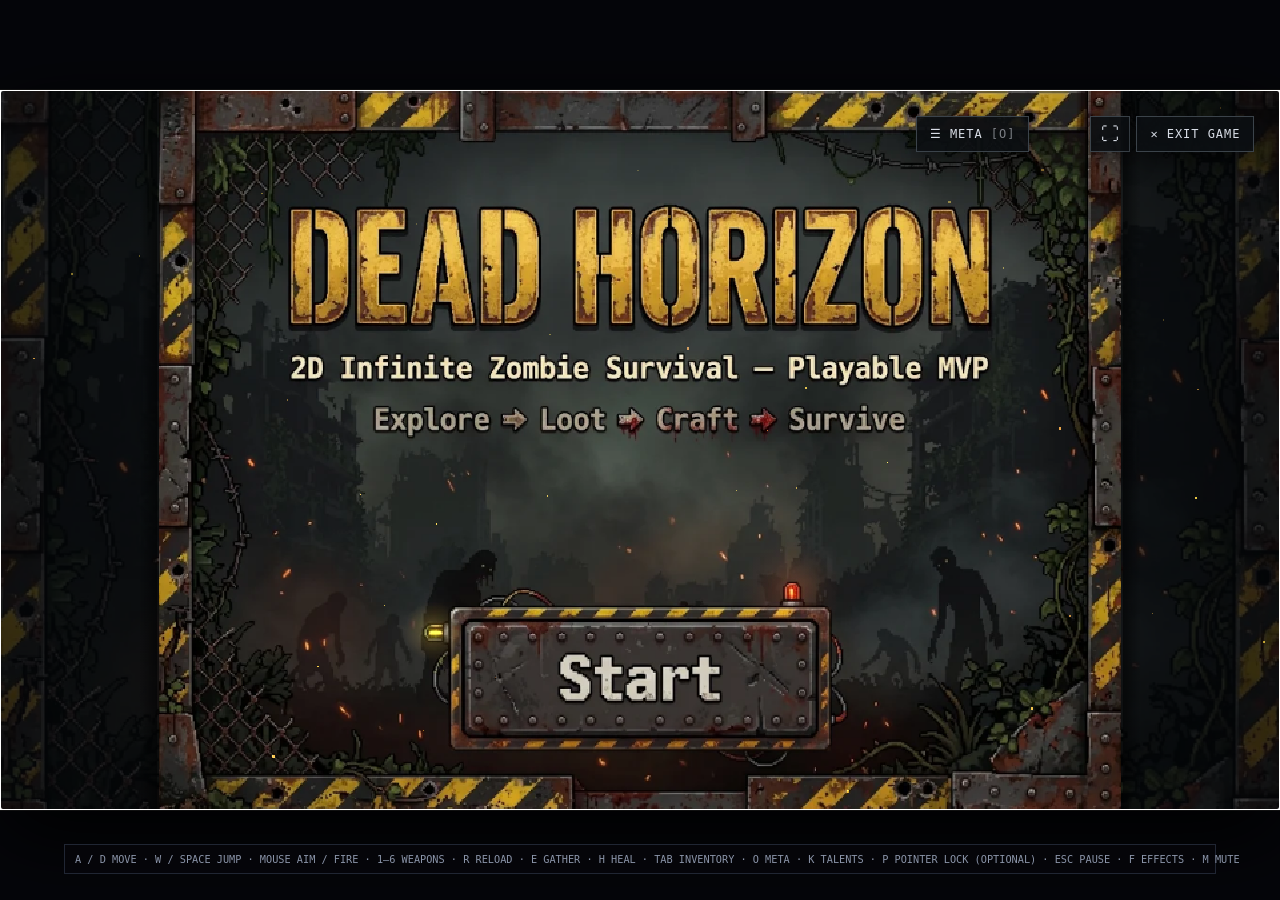
<file: dead-horizon-fullscreen-v4/game.html>
<!DOCTYPE html><html lang="th"><head><meta charset="utf-8">
<meta name="viewport" content="width=device-width, initial-scale=1, maximum-scale=1, user-scalable=no, viewport-fit=cover">
<meta name="mobile-web-app-capable" content="yes"><meta name="apple-mobile-web-app-capable" content="yes"><meta name="apple-mobile-web-app-status-bar-style" content="black-translucent"><meta name="theme-color" content="#05060a"><link rel="manifest" href="manifest.webmanifest">
<title>Dead Horizon – Zombie Survival</title>
<style>
:root{--game-bg:#05060a;--fg:#d8dde6;--panel:#151a24f2;--line:#2c3547;--hud-pad:clamp(12px,2vw,32px);color-scheme:dark}
*{box-sizing:border-box}html,body{width:100%;height:100%;margin:0;overflow:hidden;background:var(--game-bg)}
body{font:13px/1.4 ui-monospace,Menlo,Consolas,monospace;color:var(--fg)}
body.game-active{width:100%;height:100%;overflow:hidden}
#game-shell{position:relative;width:100vw;height:100vh;display:grid;place-items:center;overflow:hidden;background:#05060a}
#game-shell:fullscreen{width:100vw;height:100vh;background:#000;overflow:hidden}
#game-shell:-webkit-full-screen{width:100vw;height:100vh;background:#000;overflow:hidden}
#game-stage{position:relative;width:min(100vw,177.7778vh);height:min(100vh,56.25vw);aspect-ratio:16/9;overflow:hidden;background:#000;box-shadow:0 0 0 1px #111,0 24px 80px #000}
@supports (height:100dvh){#game-shell{height:100dvh}#game-stage{width:min(100vw,177.7778dvh);height:min(100dvh,56.25vw)}}
html,body{overscroll-behavior:none}
#c{position:absolute;inset:0;width:100%;height:100%;display:block;background:#000;cursor:crosshair;image-rendering:pixelated;image-rendering:crisp-edges;touch-action:none}
#game-ui{position:absolute;inset:0;z-index:20;pointer-events:none}
#game-ui button,#game-ui #panel{pointer-events:auto}
#panel{position:absolute;right:var(--hud-pad);top:clamp(54px,8%,72px);width:min(300px,34%);max-height:76%;overflow:auto;background:var(--panel);border:1px solid var(--line);padding:clamp(8px,1vw,14px);display:none;box-shadow:0 14px 40px #000a;backdrop-filter:blur(6px)}
#panel h4{margin:6px 0 4px;font-size:clamp(11px,1vw,13px);color:#8a94a8}.invRow{display:flex;align-items:center;justify-content:space-between;gap:8px;border-left:3px solid #555;padding:4px 6px;background:#ffffff08;margin:2px 0}.invRow .invMain{display:flex;align-items:center;gap:7px;min-width:0}.invIcon{width:20px;height:20px;object-fit:contain;image-rendering:auto;flex:0 0 auto}.craftIcon{width:24px;height:24px;object-fit:contain;vertical-align:middle;margin-right:6px;image-rendering:pixelated}.weaponIcon{width:42px;height:18px;object-fit:contain;image-rendering:pixelated;vertical-align:middle;margin-right:5px}.row{display:flex;justify-content:space-between}
button.r{display:block;width:100%;text-align:left;margin:3px 0;background:#1d2533;color:var(--fg);border:1px solid var(--line);padding:6px;font:inherit;cursor:pointer}button.r:disabled{opacity:.4;cursor:default}button.r:hover:not(:disabled){background:#2a3550;border-color:#6b7a99}button.r:active:not(:disabled){transform:scale(.98)}
#game-controls{position:absolute;inset:0;pointer-events:none}.game-control{position:absolute;pointer-events:auto;background:#080a0ee6;color:#ddd;border:1px solid #3b4150;padding:clamp(7px,1vw,10px) clamp(9px,1.2vw,13px);font:clamp(10px,1vw,12px) ui-monospace,monospace;cursor:pointer;letter-spacing:.08em;box-shadow:0 6px 24px #0008}.game-control:hover{border-color:#c8302a;color:#fff}
#fullscreen-toggle{right:calc(var(--hud-pad) + 124px);top:var(--hud-pad);width:40px;padding:8px 0;text-align:center;font-size:18px;line-height:1}#exitFS{right:var(--hud-pad);top:var(--hud-pad)}#statusFS{left:var(--hud-pad);bottom:var(--hud-pad);color:#7d879b;background:#07090dcc;border:1px solid #252c3a;padding:6px 9px;font-size:10px;opacity:.75}
#game-help{position:absolute;left:50%;bottom:var(--hud-pad);transform:translateX(-50%);max-width:90%;padding:7px 10px;color:#8a94a8;text-align:center;background:#05060acc;border:1px solid #202633;font-size:clamp(9px,.8vw,11px);pointer-events:none;white-space:nowrap}
#pause-menu{position:absolute;inset:0;z-index:40;display:none;place-items:center;background:#000b;pointer-events:auto}#pause-menu.on{display:grid}.pause-card{width:min(420px,82%);padding:clamp(22px,4vw,42px);background:#0b0e15f5;border:1px solid #394154;text-align:center;box-shadow:0 20px 80px #000}.pause-card h2{margin:0 0 10px;font:clamp(34px,5vw,54px) Impact,sans-serif;letter-spacing:.08em;color:#eee}.pause-card p{margin:0 0 22px;color:#8a94a8;font-size:12px}.pause-actions{display:flex;gap:10px;justify-content:center;flex-wrap:wrap}.pause-actions button{min-width:140px}.pause-actions .game-control{position:static}   /* RESUME and EXIT were both position:absolute and stacked on the same spot, so clicking RESUME hit EXIT GAME */
#meta-menu{position:absolute;inset:0;z-index:50;display:none;place-items:center;background:#020308ee;pointer-events:auto}
#meta-menu.on{display:grid}.meta-card{width:min(900px,92%);max-height:88%;overflow:auto;background:#0b0f18f8;border:1px solid #394154;box-shadow:0 24px 90px #000;padding:clamp(16px,2vw,26px)}
.meta-head{display:flex;align-items:center;justify-content:space-between;gap:12px;border-bottom:1px solid #252d3d;padding-bottom:12px;margin-bottom:12px}.meta-head h2{margin:0;font:700 clamp(24px,3vw,38px) Impact,sans-serif;letter-spacing:.08em}.coins{color:#ffd166;font-weight:700}.meta-tabs{display:flex;gap:6px;flex-wrap:wrap;margin-bottom:12px}.meta-tab{position:relative;background:#151c2a;color:#cbd3df;border:1px solid #2d374b;padding:8px 12px;cursor:pointer;font:inherit}.meta-tab.active{border-color:#ffd166;color:#fff;background:#202b40}.meta-grid{display:grid;grid-template-columns:repeat(auto-fit,minmax(190px,1fr));gap:8px}.meta-item{background:#111722;border:1px solid #273144;padding:10px}.meta-item h4{margin:0 0 6px;color:#ffd166}.meta-item small{color:#8d98aa}.meta-actions{display:flex;gap:8px;flex-wrap:wrap;margin-top:12px}.meta-actions button{background:#1d2738;color:#fff;border:1px solid #39465c;padding:9px 13px;cursor:pointer;font:inherit}.meta-actions button:hover{border-color:#c8302a}.badge{display:inline-block;padding:2px 6px;border:1px solid #46516a;font-size:10px;margin-right:4px}.owned{color:#4cd964}.locked{color:#777}.rare0{color:#bfc5cf}.rare1{color:#4cd964}.rare2{color:#4aa3ff}.rare3{color:#b06cff}.rare4{color:#ff9f1a}
#boss-hud{position:absolute;left:50%;top:clamp(58px,9%,86px);transform:translateX(-50%);width:min(620px,72%);display:none;text-align:center;z-index:22;pointer-events:none}.boss-name{font-weight:900;letter-spacing:.12em;color:#ff8a65;font-size:clamp(12px,1.4vw,18px);text-shadow:0 2px 0 #000}.boss-bar{height:12px;background:#180a0a;border:1px solid #6b2020;margin-top:5px}.boss-fill{height:100%;background:linear-gradient(90deg,#7d1010,#e33,#ff9b52);width:100%}
#touchHint{display:none}
#debug-hud{position:absolute;left:12px;top:58px;z-index:60;display:none;max-width:min(430px,calc(100% - 24px));padding:8px 10px;background:#05070bdd;border:1px solid #4a5568;color:#b9c3d4;font:10px/1.45 ui-monospace,monospace;white-space:pre-wrap;pointer-events:none}
body.debug #debug-hud{display:block}
@media(max-width:700px){#panel{width:min(290px,calc(100% - 24px));right:12px;top:52px}#game-help{display:none}#touchHint{display:block;position:absolute;left:50%;bottom:10px;transform:translateX(-50%);z-index:31;color:#fff8;background:#0009;padding:6px 9px;font:10px ui-monospace,monospace;pointer-events:none}.game-control{padding:7px 9px}}

/* Cosmetic collection: real sprite preview and clear ownership/equip states */
.cosmetic-layout{display:grid;grid-template-columns:minmax(0,1.05fr) minmax(260px,.95fr);gap:12px;align-items:start}
.cosmetic-catalog{display:grid;grid-template-columns:repeat(auto-fit,minmax(145px,1fr));gap:7px;max-height:52vh;overflow:auto;padding:2px}
.cosmetic-card{position:relative;text-align:left;background:#111722;border:1px solid #273144;color:#d8dde6;padding:9px;cursor:pointer;min-width:0}
.cosmetic-card.selected{border-color:#ffd166;box-shadow:inset 0 0 0 1px #ffd16644;background:#202535}
.cosmetic-card h4{margin:0 0 5px;overflow-wrap:anywhere}
.cosmetic-card .cos-thumb{height:48px;display:grid;place-items:center;background:#090d13;border:1px solid #222c3c;margin-bottom:7px}
.cosmetic-card .cos-thumb img{max-width:90%;max-height:42px;image-rendering:pixelated;object-fit:contain}
.cosmetic-preview{background:#090d13;border:1px solid #394154;padding:12px;min-width:0}
.cosmetic-preview canvas{display:block;width:100%;height:auto;aspect-ratio:4/3;background:#101820;border:1px solid #252f40;image-rendering:pixelated}
.cosmetic-preview h3{margin:8px 0 4px;color:#ffd166}
.cosmetic-preview p{color:#9ca8bb;font-size:11px;min-height:30px}
.cosmetic-mode{display:flex;gap:6px;margin:8px 0}
.cosmetic-mode button{flex:1;background:#151c2a;border:1px solid #39465c;color:#cbd3df;padding:7px;cursor:pointer;font:inherit}
.cosmetic-mode button.active{border-color:#ffd166;color:#ffd166}
.cosmetic-status{display:flex;gap:6px;flex-wrap:wrap;margin:6px 0}
.cosmetic-status .badge{margin:0}
.cosmetic-preview .meta-actions button:disabled{opacity:.45;cursor:default}
.cosmetic-toast{position:fixed;left:50%;bottom:22px;transform:translateX(-50%);z-index:9999;background:#101a18;border:1px solid #4cd964;color:#dfffea;padding:10px 16px;box-shadow:0 8px 30px #000b;pointer-events:none;animation:cosToast 2.7s ease forwards}
@keyframes cosToast{0%{opacity:0;transform:translate(-50%,8px)}10%,82%{opacity:1;transform:translate(-50%,0)}100%{opacity:0}}
@media(max-width:760px){.cosmetic-layout{grid-template-columns:1fr}.cosmetic-catalog{max-height:32vh}.cosmetic-preview canvas{max-height:220px}}

/* ===== V14 UI polish: charcoal panels, muted tactical green/grey, amber/red only for warnings ===== */
:root{--panel:#0f1316f2;--line:#3b434a;--accent:#7fa36a;--amber:#d5a83e;--danger:#c1433e;--fg:#d8dde6}
body{font-family:ui-monospace,"Cascadia Mono",Menlo,Consolas,monospace}
#statusFS{display:none}
#boss-hud{top:21%}
.game-control{background:#0c0f12e6;border:1px solid var(--line);color:var(--fg);transition:border-color .12s,background .12s,transform .06s}
.game-control:hover{border-color:var(--accent);background:#161d16;color:#fff}
.game-control:active{transform:translateY(1px)}
:is(button,input,.cosmetic-card,.meta-tab):focus-visible{outline:2px solid var(--amber);outline-offset:2px}
#panel{background:var(--panel);border:1px solid var(--line);border-top:2px solid var(--accent);backdrop-filter:none}
#panel h4,.aud h4{letter-spacing:.14em;color:#8a9298;border-bottom:1px solid #20262b;padding-bottom:3px}
.invRow{background:#ffffff07;transition:background .12s}.invRow:hover{background:#ffffff10}
button.r{background:#161b1f;border:1px solid var(--line);transition:background .12s,border-color .12s,transform .06s}
button.r:hover:not(:disabled):not(.dis){background:#1d2a1d;border-color:var(--accent)}
button.r.dis,button.r:disabled{opacity:.42;cursor:not-allowed;background:repeating-linear-gradient(135deg,#14181b 0 6px,#101315 6px 12px)}
.pause-card,.meta-card{background:#0d1114f8;border:1px solid var(--line);border-top:2px solid var(--accent)}
.meta-tab{transition:border-color .12s,color .12s,background .12s}.meta-tab:hover{border-color:var(--accent)}.meta-tab.active{border-color:var(--amber);color:var(--amber)}
.meta-actions button,.cosmetic-mode button{transition:border-color .12s,background .12s,transform .06s}.meta-actions button:hover:not(:disabled),.cosmetic-mode button:hover{border-color:var(--accent);background:#1a241a}
.meta-actions button:active:not(:disabled){transform:translateY(1px)}.meta-actions button:disabled{opacity:.42;cursor:not-allowed}
.cosmetic-card{transition:border-color .12s,background .12s}.cosmetic-card:hover{border-color:var(--accent)}
.aud{margin:12px 0;text-align:left}.aud-row{display:grid;grid-template-columns:90px 1fr 34px;gap:10px;align-items:center;margin:8px 0;color:var(--fg);font-size:11px;letter-spacing:.08em}
.aud-row output{text-align:right;color:#8a9298}
.aud input[type=range]{width:100%;accent-color:var(--accent);height:18px;cursor:pointer}
.aud-mute{display:block;width:100%;margin-top:10px;padding:9px;background:#161b1f;border:1px solid var(--line);color:var(--fg);font:inherit;font-size:11px;letter-spacing:.08em;cursor:pointer;transition:border-color .12s,background .12s}
.aud-mute:hover{border-color:var(--accent)}.aud-mute.on{border-color:var(--danger);color:#ff8a80}
.aud-note{margin:8px 0 0;color:#5d646b;font-size:10px}
@media (max-height:520px){#game-help{display:none}}
@media (prefers-reduced-motion:reduce){*{transition:none!important;animation-duration:.01ms!important}}
/* ===== V30 UI comfort pass: META pause, calmer panels, bigger targets ===== */
:root{--ease-out:cubic-bezier(.2,.8,.2,1)}
#meta-menu{background:#020308f0;backdrop-filter:blur(3px)}
#meta-menu.on{animation:dhFade .14s ease-out}
#meta-menu.on .meta-card{animation:dhPop .18s var(--ease-out)}
@keyframes dhFade{from{opacity:0}to{opacity:1}}
@keyframes dhPop{from{opacity:0;transform:translateY(8px) scale(.985)}to{opacity:1;transform:none}}
.meta-card{display:flex;flex-direction:column;overflow:hidden;outline:none}
.meta-head,.meta-tabs,.meta-foot{flex:none}
#meta-content{flex:1 1 auto;min-height:0;overflow:auto;padding:2px 6px 2px 2px;scrollbar-width:thin;scrollbar-color:#3b434a #0d1114}
.meta-head{gap:10px}.meta-head .head-l{display:flex;align-items:center;gap:12px;min-width:0;flex-wrap:wrap}
.paused-chip{display:inline-flex;align-items:center;gap:6px;padding:4px 9px;border:1px solid var(--amber);color:var(--amber);background:#d5a83e14;font-size:10px;letter-spacing:.14em;white-space:nowrap}
.paused-chip::before{content:"";display:inline-block;width:9px;height:10px;border-left:3px solid currentColor;border-right:3px solid currentColor}
.paused-chip[hidden]{display:none}
.meta-tabs{flex-wrap:wrap}
.meta-tab{white-space:nowrap;padding:10px 12px;min-height:38px}
.meta-actions button{min-height:38px}
.meta-foot{display:flex;align-items:center;justify-content:space-between;gap:12px;margin-top:12px;padding-top:10px;border-top:1px solid #20262b}
.meta-foot .meta-actions{margin:0}.meta-foot small{color:#6d757c;letter-spacing:.08em}
#meta-close{border-color:var(--accent);background:#1a241a}
kbd{font:inherit;font-size:.92em;border:1px solid #4a5258;border-bottom-width:2px;padding:0 5px;color:#cfd6dc;background:#161b1f}
#pause-menu.on{animation:dhFade .14s ease-out}#pause-menu.on .pause-card{animation:dhPop .18s var(--ease-out)}
.pause-card{max-height:94%;overflow:auto;scrollbar-width:thin;scrollbar-color:#3b434a #0d1114}
.pause-card .hint{margin:14px 0 0;color:#6d757c;font-size:10px;letter-spacing:.1em}
.ui-opts{margin:14px 0 4px;text-align:left}
.ui-opts h4{margin:0 0 8px;font-size:11px;letter-spacing:.14em;color:#8a9298;border-bottom:1px solid #20262b;padding-bottom:3px}
.ui-opt{display:flex;align-items:center;justify-content:space-between;gap:10px;width:100%;margin:5px 0;padding:8px 11px;background:#161b1f;border:1px solid var(--line);color:var(--fg);font:inherit;font-size:11px;letter-spacing:.06em;cursor:pointer;text-align:left;transition:border-color .12s,background .12s}
.ui-opt:hover{border-color:var(--accent)}
.ui-opt small{display:block;color:#6d757c;font-size:10px;letter-spacing:0;margin-top:2px}
.ui-opt .sw{flex:none;min-width:40px;text-align:center;padding:2px 6px;border:1px solid #4a5258;color:#8a9298;font-size:10px}
.ui-opt[aria-pressed=true] .sw{border-color:var(--accent);color:#cfe8c0;background:#1d2a1d}
.cosmetic-preview canvas{width:auto;max-width:100%;height:auto;max-height:min(150px,21vh);margin:0 auto}
.pause-actions{margin-top:16px}
.pause-card .ui-opt{padding:7px 11px}.pause-card .ui-opt small{display:none}
.game-control{min-height:34px}
@media(max-width:700px){.meta-card{width:96%;max-height:94%}}
@media(prefers-reduced-motion:reduce){#meta-menu.on,#meta-menu.on .meta-card,#pause-menu.on,#pause-menu.on .pause-card{animation:none}}

/* Progression: talent trees, skills, perk draft */
.prog-head{display:flex;flex-wrap:wrap;align-items:center;gap:10px 18px;margin-bottom:10px;padding:8px 10px;background:#0f1419;border:1px solid #20262b}
.prog-head .grow{flex:1 1 180px;min-width:150px}.prog-head .lvl{font:700 20px Impact,sans-serif;letter-spacing:.06em;color:#ffd166}
.prog-head .pts{font-size:10px;letter-spacing:.12em;color:#8a9298;text-align:center}.prog-head .pts b{color:#6fb7e8;font-size:22px}
.prog-head .respec{background:#1d2738;color:#fff;border:1px solid #39465c;padding:8px 12px;cursor:pointer;font:inherit;font-size:11px}.prog-head .respec:hover:not(:disabled){border-color:#c8302a}.prog-head .respec:disabled{opacity:.42;cursor:not-allowed}
.pbar{height:6px;background:#1b2024;border:1px solid #2c3547;margin:5px 0}.pbar i{display:block;height:100%;background:#6fb7e8}
.tree-grid{display:grid;grid-template-columns:repeat(3,minmax(0,1fr));gap:10px}
.tree{border:1px solid #273144;border-top:2px solid var(--tc,#ffd166);background:#0e131b;padding:10px;min-width:0}
.tree h3{margin:0 0 2px;color:var(--tc);letter-spacing:.12em;font-size:15px}.tree small{color:#8d98aa}.tree-pts{margin:6px 0 4px;font-size:10px;letter-spacing:.1em;color:#6d757c}
.tier{margin-top:8px}.tier.locked{opacity:.55}.tier-h{font-size:10px;letter-spacing:.12em;color:#8a9298;border-bottom:1px solid #20262b;padding-bottom:2px;margin-bottom:5px}
.tnode{background:#111722;border:1px solid #273144;padding:7px 8px;margin-bottom:5px}.tnode.has{border-color:var(--tc)}.tnode.maxed{background:#141c15}
.tn-top{display:flex;justify-content:space-between;gap:6px}.tn-top b{color:#e6ebf2;font-size:12px}.pips{color:var(--tc);letter-spacing:2px;font-size:11px;white-space:nowrap}
.tn-d{color:#9aa4b5;font-size:11px;margin:3px 0 6px}
.tnode button{background:#1d2738;color:#fff;border:1px solid #39465c;padding:5px 9px;cursor:pointer;font:inherit;font-size:10px;letter-spacing:.08em}
.tnode button:hover:not(:disabled){border-color:var(--tc);background:#1a241a}.tnode button:disabled{opacity:.42;cursor:not-allowed}
.skill .skill-lv{font-weight:700;color:#e6ebf2}.skill .sk-b{margin:6px 0 4px;color:#cbd3df;font-size:11px}.skill .sk-m{font-size:11px;color:#6d757c}.skill .sk-m.got{color:#4cd964}
.sec{margin:14px 0 6px;font-size:11px;letter-spacing:.14em;color:#8a9298;border-bottom:1px solid #20262b;padding-bottom:3px}.dim,.perk-note{color:#8d98aa;font-size:12px}
#perk-menu{position:absolute;inset:0;z-index:56;display:none;place-items:center;background:#020308e6;pointer-events:auto;backdrop-filter:blur(3px)}
#perk-menu.on{display:grid;animation:dhFade .14s ease-out}
.perk-card-wrap{width:min(860px,94%);text-align:center;outline:none}
.perk-card-wrap h2{margin:0;font:700 clamp(26px,3.4vw,40px) Impact,sans-serif;letter-spacing:.1em;color:#ffd166}
.perk-card-wrap>p{margin:6px 0 16px;color:#8d98aa;font-size:12px;letter-spacing:.08em}.perk-card-wrap>.perk-hint{margin:16px 0 0;font-size:11px}
#perk-choices{display:grid;grid-template-columns:repeat(3,minmax(0,1fr));gap:12px}
.perk-card{position:relative;text-align:left;background:#0d1114f8;color:var(--fg);border:1px solid #2c3547;border-top:3px solid var(--pc,#9aa0a6);padding:16px 14px 14px;cursor:pointer;font:inherit;transition:transform .08s,border-color .12s,background .12s}
.perk-card:hover,.perk-card:focus-visible{transform:translateY(-3px);background:#141b22;border-color:var(--pc)}
.perk-card h4{margin:6px 0 8px;font-size:18px;color:#fff}.perk-card p{margin:0;color:#cbd3df;font-size:13px;line-height:1.45}.perk-card small{letter-spacing:.12em;font-size:10px}
.perk-card{display:grid;grid-template-columns:84px 1fr;column-gap:12px;align-items:start}.perk-card .perk-ico{grid-row:1/4;grid-column:1;width:84px;height:auto;image-rendering:auto;align-self:center;filter:drop-shadow(0 2px 6px #000a)}.perk-card small,.perk-card h4,.perk-card p{grid-column:2}
.map-thumb{display:block;width:100%;aspect-ratio:16/9;object-fit:cover;border:1px solid #20262b;margin-bottom:8px;image-rendering:auto;background:#0b0f13}.map-locked .map-thumb{filter:grayscale(1) brightness(.45)}.map-sel{border-color:#ffd166!important}
img[src*="/hires/"]{image-rendering:auto!important}
.hb-fire{color:#ff9a3c;font-size:11px;margin-top:3px}
.hb-head{display:flex;flex-wrap:wrap;align-items:center;gap:8px 16px;margin-bottom:8px}.hb-title{font-size:11px;letter-spacing:.14em;color:#8a9298}.hb-title b{color:#ffd166;font-size:15px}
.hb-strip{display:flex;gap:6px;flex-wrap:wrap}.hb-slot{position:relative;width:86px;height:46px;border:1px dashed #2c3547;background:#0d1219;display:flex;flex-direction:column;align-items:center;justify-content:center;overflow:hidden;font-size:9px;color:#6d757c}
.hb-slot.on{border:1px solid #2f6b3a;background:#101a14;color:#cbd3df}.hb-slot.held{border-color:#ffd166;box-shadow:0 0 0 1px #ffd16655 inset}.hb-slot img{max-width:60px;max-height:22px;image-rendering:pixelated}.hb-slot em{font-style:normal;max-width:80px;white-space:nowrap;overflow:hidden;text-overflow:ellipsis}.hb-n{position:absolute;left:3px;top:1px;font-size:9px;color:#8a9298}
.hb-note{margin:0 0 10px;padding:7px 10px;background:#0f1419;border:1px solid #20262b;border-left:3px solid #4cd964;color:#cbd3df;font-size:12px}.hb-note.swap{border-left-color:#ffd166}.hb-note button{margin-left:8px;background:#1d2738;color:#fff;border:1px solid #39465c;padding:3px 9px;cursor:pointer;font:inherit;font-size:10px}
.hb-state{margin:6px 0 2px;display:flex;gap:6px;flex-wrap:wrap}.hb-badge{font-size:10px;letter-spacing:.08em;padding:2px 7px;border:1px solid #39465c;color:#8a9298}.hb-badge.in{color:#4cd964;border-color:#2f6b3a;background:#0f1a12}.hb-badge.held{color:#ffd166;border-color:#7a6320;background:#1a160a}
.meta-item.hb-in{border-color:#2f6b3a}.meta-item.hb-in .meta-actions,.meta-item.hb-out .meta-actions{gap:6px}.meta-item.hb-in .meta-actions button,.meta-item.hb-out .meta-actions button{padding:7px 10px;font-size:11px;min-width:0}.meta-item.dim{opacity:.5}.meta-actions button:disabled{opacity:.4;cursor:not-allowed}
.perk-row{display:flex;align-items:center;gap:10px}.perk-ico-s{width:46px;height:auto;flex:none;image-rendering:auto}.perk-row>div{min-width:0}
.meta-item h4.rare0{color:#bfc5cf}.meta-item h4.rare1{color:#4cd964}.meta-item h4.rare2{color:#4aa3ff}.meta-item h4.rare3{color:#b06cff}
.perk-key{position:absolute;right:10px;top:8px;font:700 12px ui-monospace,monospace;color:#8a9298;border:1px solid #39465c;padding:1px 6px}
@media(max-width:820px){.tree-grid,#perk-choices{grid-template-columns:1fr}}
@media(prefers-reduced-motion:reduce){#perk-menu.on{animation:none}.perk-card{transition:none}}

/* ===== INVENTORY / CRAFTING PANEL: rust + hazard-stripe frame. Art: assets/ui/panel_*.png (baked by tools/bake_panel_ui.py from the supplied mock-up).
   Everything is scoped to #panel because .meta-actions / button.r are shared with the META menu. ===== */
#panel{width:min(396px,40%);top:calc(8% + 10px);max-height:min(76%,calc(100% - 215px));padding:0;overflow:visible;background:#0f0d0c;background-clip:padding-box;border-style:solid;border-color:transparent;border-width:18px 14px 19px 14px;border-image:url(assets/ui/panel_frame.png) 18 14 19 14 stretch repeat;box-shadow:0 16px 44px #000d;backdrop-filter:none;flex-direction:column}
#panel[style*="block"]{display:flex!important}   /* beats the inline display:block set by the Tab handler */
#panel::before,#panel::after{content:"";position:absolute;left:-14px;right:-14px;pointer-events:none;z-index:3;opacity:.9}
#panel::before{top:-18px;height:140px;background:url(assets/ui/panel_vines_tl.png) left top no-repeat,url(assets/ui/panel_vines_tr.png) right top no-repeat}
#panel::after{bottom:-19px;height:160px;background:url(assets/ui/panel_vines_bl.png) left bottom no-repeat,url(assets/ui/panel_vines_br.png) right bottom no-repeat}
#panel .pscroll{flex:1 1 auto;min-height:0;overflow-y:auto;overflow-x:hidden;padding:4px 8px 14px 6px;margin-right:2px}
#panel .pscroll::-webkit-scrollbar{width:12px}
#panel .pscroll::-webkit-scrollbar-track{background:#0b0908;border-left:1px solid #2b2621;box-shadow:inset 0 0 5px #000}
#panel .pscroll::-webkit-scrollbar-thumb{background:linear-gradient(90deg,#9a9488,#67625a 55%,#4b473f);border:1px solid #1a1816;border-radius:2px;box-shadow:inset 1px 0 0 #cfc8b9aa,inset 0 0 7px #6a2f1e77}
#panel .pscroll::-webkit-scrollbar-thumb:hover{background:linear-gradient(90deg,#c0ad8d,#847a67 55%,#625a49)}
@supports (-moz-appearance:none){#panel .pscroll{scrollbar-width:thin;scrollbar-color:#7b756c #0b0908}}
#panel h4{margin:12px 0 9px;padding:0 0 6px;font-size:clamp(14px,1.3vw,17px);font-weight:800;letter-spacing:.16em;color:#e2b658;text-shadow:0 2px 0 #000,0 0 7px #e2b65826;border-bottom:1px solid #07060a;box-shadow:0 1px 0 #4d4943}
#panel .pscroll>h4:first-child{margin-top:6px}
#panel i{color:#8a8278;font-style:normal}
/* inventory rows: rust-brown plate with a rarity bar on the left */
#panel .invRow{border-left-width:6px;border-radius:0;margin:3px 0;padding:8px 12px 8px 9px;font-size:clamp(12px,1.15vw,15px);font-weight:700;border-top:1px solid #5a4338;border-bottom:2px solid #150d0a;
 background:linear-gradient(#ffffff0c,#0000 38%,#0000005a),url(assets/ui/panel_rust.png);background-size:auto,128px 64px;text-shadow:0 1px 0 #000,0 0 3px #000}
#panel .invRow:hover{filter:brightness(1.14)}
#panel .invRow>span:last-child{color:#f3ead8;font-weight:800;letter-spacing:.02em}
#panel .invIcon{width:22px;height:22px}
/* Profile / Armory: riveted steel plate between two hazard strips, with a blinking alarm lamp */
#panel .meta-actions{position:relative;margin:16px 2px 10px;padding:11px 7px;background:linear-gradient(#ffffff0d,#0000 40%,#0000004d),url(assets/ui/panel_rust.png);background-size:auto,128px 64px;border:1px solid #6b5648;border-radius:3px;box-shadow:inset 0 0 0 1px #000b,0 2px 0 #00000080}
#panel .meta-actions::before,#panel .meta-actions::after{content:"";position:absolute;left:4px;right:4px;height:4px;background:repeating-linear-gradient(-58deg,#d6a82a 0 5px,#15110d 5px 10px);opacity:.93}
#panel .meta-actions::before{top:3px}#panel .meta-actions::after{bottom:3px}
#panel .lamp{position:absolute;right:8px;top:-8px;width:8px;height:10px;border-radius:3px 3px 1px 1px;background:linear-gradient(#ffc27a,#e5521d 60%,#9c2b0f);box-shadow:0 0 9px #ff5a24b0,inset 0 0 2px #fff7;animation:lampBlink 1.7s steps(2,jump-none) infinite}
@keyframes lampBlink{0%,49%{opacity:1}50%,100%{opacity:.5;box-shadow:0 0 3px #ff5a2455}}
#panel .meta-actions button.r{position:relative;margin:0;min-height:38px;padding:9px 16px;font-weight:800;letter-spacing:.05em;color:#f3ead8;text-shadow:0 1px 0 #000,0 0 3px #000;border:2px solid #1d1c19;border-top-color:#7d7a72;border-left-color:#5f5c55;border-bottom-color:#14130f;border-radius:2px;
 background:radial-gradient(circle,#97958d 0 1.2px,#1b1a17 1.9px,#0000 2.5px) 8px 3px/20px 8px repeat-x,
  radial-gradient(circle,#97958d 0 1.2px,#1b1a17 1.9px,#0000 2.5px) 8px 100%/20px 8px repeat-x,
  radial-gradient(circle,#97958d 0 1.2px,#1b1a17 1.9px,#0000 2.5px) 3px 12px/8px 20px repeat-y,
  radial-gradient(circle,#97958d 0 1.2px,#1b1a17 1.9px,#0000 2.5px) 100% 12px/8px 20px repeat-y,
  linear-gradient(#ffffff12,#0000 42%,#00000045),url(assets/ui/panel_steel.png);background-size:20px 8px,20px 8px,8px 20px,8px 20px,auto,128px 64px}
#panel .meta-actions button.r:hover{filter:brightness(1.16);border-top-color:#e2b658;border-left-color:#b8892c}
#panel .meta-actions button.r:active{transform:translateY(1px);filter:brightness(.9)}
/* crafting cards: near-black rusty metal with a steel rim; craftable ones get a green rim */
#panel button.r[data-i]{margin:8px 0;padding:11px 10px 10px 12px;border:2px solid #3b3733;border-top-color:#7b766e;border-left-color:#5a554f;border-bottom-color:#26231f;border-radius:3px;
 background:radial-gradient(ellipse at 94% 0%,#6a31245a,#0000 55%),radial-gradient(ellipse at 6% 100%,#4a2a2042,#0000 52%),url(assets/ui/panel_card.png);background-size:auto,auto,128px 128px;
 box-shadow:inset 0 0 0 1px #0a0908,inset 0 -10px 18px #0000005e;color:#ece3d0;font-size:clamp(11px,1vw,12.8px);line-height:1.55;text-shadow:0 1px 0 #000;opacity:1;transition:filter .1s,border-color .1s}
#panel button.r[data-i]>span:first-child{font-size:clamp(13px,1.3vw,16px);font-weight:800;text-shadow:0 1px 0 #000,0 0 2px #000}
#panel button.r small{font-size:inherit;font-weight:600;color:#ece3d0}
#panel button.r .st{display:inline-block;margin-top:2px;font-size:clamp(10.5px,1vw,12.5px);font-weight:800;letter-spacing:.05em}
#panel button.r .st.no{color:#d0504a}#panel button.r .st.ok,#panel button.r .st.own{color:#66bb69}
#panel button.r.dis{opacity:1;cursor:not-allowed;background:radial-gradient(ellipse at 94% 0%,#6a31245a,#0000 55%),radial-gradient(ellipse at 6% 100%,#4a2a2042,#0000 52%),url(assets/ui/panel_card.png);background-size:auto,auto,128px 128px}
#panel button.r[data-i]:not(.dis){border-color:#43603a;border-top-color:#8fb06a;border-left-color:#64853f}
#panel button.r[data-i]:not(.dis):hover{filter:brightness(1.14);border-top-color:#e2b658;border-left-color:#c79a34;background:radial-gradient(ellipse at 94% 0%,#6a31245a,#0000 55%),radial-gradient(ellipse at 6% 100%,#4a2a2042,#0000 52%),url(assets/ui/panel_card.png);background-size:auto,auto,128px 128px;box-shadow:inset 0 0 0 1px #0a0908,inset 0 -10px 18px #0000005e,0 0 12px #e2b65838}
#panel button.r[data-i]:not(.dis):active{transform:translateY(1px)}
#panel button.r.dis:hover{filter:none}
@media(max-width:700px){#panel{width:min(300px,calc(100% - 24px))}}

/* ===== PHONE BAG SHEET (touch mode): full-height, thumb-sized targets ===== */
body.touch-on #panel{left:0;right:0;margin:0 auto;top:6px;bottom:6px;width:min(940px,calc(100% - 16px));max-height:none;z-index:35;padding:0;overflow:visible}
body.touch-on #panel::before,body.touch-on #panel::after{opacity:.55;height:84px}
body.touch-on #panel .tsheet{display:flex;flex-direction:column;height:100%;min-height:0;font-size:14px}
body.touch-on #panel .tshead{flex:none;display:flex;align-items:center;gap:8px;padding:4px 4px 8px;border-bottom:1px solid #07060a;box-shadow:0 1px 0 #4d4943}
body.touch-on #panel .tstabs{display:flex;gap:6px;flex:1}
body.touch-on #panel .tstabs button,body.touch-on #panel .tsfilters button{flex:1;min-height:46px;padding:0 10px;border:2px solid #1d1c19;border-top-color:#7d7a72;border-left-color:#5f5c55;border-radius:3px;background:linear-gradient(#ffffff0d,#0000 45%,#0000004d),url(assets/ui/panel_rust.png);background-size:auto,128px 64px;color:#d8d0bf;font-weight:800;font-size:15px;line-height:1;font-family:inherit;font-family:inherit;letter-spacing:.14em;text-shadow:0 1px 0 #000;touch-action:manipulation}
body.touch-on #panel .tstabs button.on,body.touch-on #panel .tsfilters button.on{background:linear-gradient(#f1c868,#c79a34);color:#17110a;text-shadow:none;border-color:#6b4f12}
body.touch-on #panel .bdg{display:inline-block;margin-left:8px;min-width:22px;padding:3px 6px;border-radius:11px;background:#5fbf62;color:#0b1a0b;font-weight:800;font-size:12px;line-height:1;font-family:inherit;font-style:normal;letter-spacing:0;vertical-align:2px}
body.touch-on #panel .tsclose{flex:none;min-width:54px;min-height:46px;border:2px solid #1d1c19;border-top-color:#d27a70;border-left-color:#a8453a;border-radius:3px;background:linear-gradient(#c0392b,#7a1f17);color:#fff;font-weight:800;font-size:20px;line-height:1;font-family:inherit;touch-action:manipulation}
body.touch-on #panel .tstoast{flex:none;max-width:34%;padding:6px 10px;border:1px solid #43603a;background:#102010;color:#9be39e;font-weight:700;font-size:13px;line-height:1.3;font-family:inherit;text-transform:uppercase;letter-spacing:.06em}
body.touch-on #panel .tsbody{flex:1 1 auto;min-height:0;overflow-y:auto;overflow-x:hidden;padding:10px 6px 16px;-webkit-overflow-scrolling:touch;overscroll-behavior:contain;touch-action:pan-y}
body.touch-on #panel .tsrow{display:grid;grid-template-columns:1fr 1fr;gap:8px;margin-bottom:12px}
body.touch-on #panel .tsact{min-height:56px;padding:6px 12px;border:2px solid #1d1c19;border-top-color:#8fb06a;border-left-color:#64853f;border-radius:3px;background:linear-gradient(#ffffff0d,#0000 40%,#0000004d),url(assets/ui/panel_card.png);background-size:auto,128px 128px;color:#f3ead8;font-weight:800;font-size:15px;line-height:1.2;font-family:inherit;letter-spacing:.08em;text-align:left;touch-action:manipulation}
body.touch-on #panel .tsact small{display:block;margin-top:3px;font-weight:600;font-size:12px;line-height:1.2;font-family:inherit;letter-spacing:.02em;color:#b9b09c}
body.touch-on #panel .tsact.dis{opacity:.55;border-top-color:#5a554f;border-left-color:#4a463f}
body.touch-on #panel .bgrid{display:grid;grid-template-columns:repeat(auto-fill,minmax(190px,1fr));gap:8px}
body.touch-on #panel .btile{display:grid;grid-template-columns:36px 1fr auto;align-items:center;gap:8px;min-height:52px;padding:6px 10px 6px 8px;border-left:5px solid var(--rc,#666);border-top:1px solid #5a4338;border-bottom:2px solid #150d0a;background:linear-gradient(#ffffff0c,#0000 38%,#0000005a),url(assets/ui/panel_rust.png);background-size:auto,128px 64px}
body.touch-on #panel .btile img{width:32px;height:32px;object-fit:contain;image-rendering:auto}
body.touch-on #panel .btile .bn{font-weight:800;font-size:14px;line-height:1.15;text-shadow:0 1px 0 #000;min-width:0;overflow-wrap:anywhere}
body.touch-on #panel .btile .bc{font-size:18px;font-weight:800;color:#f3ead8;text-shadow:0 1px 0 #000}
body.touch-on #panel .tsfilters{display:flex;gap:6px;margin-bottom:10px}
body.touch-on #panel .tsfilters button{min-height:42px;font-size:13px;letter-spacing:.1em}
body.touch-on #panel .rgrid{display:grid;grid-template-columns:repeat(auto-fill,minmax(250px,1fr));gap:10px}
body.touch-on #panel .rcard{display:flex;flex-direction:column;gap:8px;padding:10px;border:2px solid #3b3733;border-top-color:#7b766e;border-left-color:#5a554f;border-bottom-color:#26231f;border-radius:3px;background:radial-gradient(ellipse at 94% 0%,#6a31245a,#0000 55%),url(assets/ui/panel_card.png);background-size:auto,128px 128px;box-shadow:inset 0 0 0 1px #0a0908}
body.touch-on #panel .rcard.ok{border-color:#43603a;border-top-color:#8fb06a;border-left-color:#64853f}
body.touch-on #panel .rcard.own{opacity:.62}
body.touch-on #panel .rtop{display:flex;align-items:center;gap:10px}
body.touch-on #panel .ricon{flex:none;width:40px;height:40px;object-fit:contain;image-rendering:auto}
body.touch-on #panel .ricon.wp{width:68px;height:36px;image-rendering:pixelated}
body.touch-on #panel .rmeta{min-width:0}
body.touch-on #panel .rname{display:block;font-size:17px;line-height:1.15;text-shadow:0 1px 0 #000,0 0 2px #000}
body.touch-on #panel .rkind{font-weight:700;font-size:11px;line-height:1;font-family:inherit;letter-spacing:.16em;color:#8a8278}
body.touch-on #panel .rcost{display:flex;flex-wrap:wrap;gap:5px}
body.touch-on #panel .chip{padding:4px 8px;border:1px solid #4a4339;background:#0d0907b0;font-size:13px;line-height:1.2;color:#d8d0bf}
body.touch-on #panel .chip b{font-weight:800}
body.touch-on #panel .chip.ok{border-color:#43603a}body.touch-on #panel .chip.ok b{color:#7fd882}
body.touch-on #panel .chip.no{border-color:#6e2a24}body.touch-on #panel .chip.no b{color:#ff7a6e}
body.touch-on #panel .rb{min-height:48px;margin-top:auto;border:2px solid #1d1c19;border-top-color:#8fb06a;border-left-color:#64853f;border-radius:3px;background:linear-gradient(#3f7a3f,#235a2a);color:#f3ffe8;font-weight:800;font-size:15px;line-height:1;font-family:inherit;letter-spacing:.1em;text-shadow:0 1px 0 #000;touch-action:manipulation}
body.touch-on #panel .rb:active{transform:translateY(1px);filter:brightness(.9)}
body.touch-on #panel .rb.dis{background:linear-gradient(#3a3733,#27241f);border-color:#1d1c19;color:#9a9285;box-shadow:none}
body.touch-on #panel .tsempty{margin:24px 8px;text-align:center;color:#8a8278;font-size:15px;line-height:1.6}
@media (max-height:380px){body.touch-on #panel .tstabs button,body.touch-on #panel .tsclose{min-height:42px}body.touch-on #panel .tsfilters button{min-height:38px}body.touch-on #panel .rgrid{gap:8px}body.touch-on #panel .rcard{padding:8px;gap:6px}body.touch-on #panel .ricon{width:32px;height:32px}body.touch-on #panel .ricon.wp{width:56px;height:30px}body.touch-on #panel .rname{font-size:15px}body.touch-on #panel .chip{padding:3px 6px;font-size:12px}body.touch-on #panel .rb{min-height:44px;font-size:14px}body.touch-on #panel .btile{min-height:46px}body.touch-on #panel .tsact{min-height:48px}}
</style></head><body>
<div id="game-shell" aria-label="Dead Horizon game">
  <div id="game-stage">
    <canvas id="c" width="960" height="540" tabindex="0" aria-label="Dead Horizon gameplay"></canvas>
    <div id="game-ui">
      <div id="debug-hud" aria-hidden="true"></div>
      <div id="panel"></div>
      <div id="boss-hud"><div class="boss-name" id="boss-name">BOSS</div><div class="boss-bar"><div id="boss-fill" class="boss-fill"></div></div></div>
      <div id="game-controls">
        <button id="fullscreen-toggle" class="game-control" type="button" aria-label="Toggle fullscreen" title="Toggle fullscreen">⛶</button>
        <button id="exitFS" class="game-control" type="button">✕ EXIT GAME</button>
        <button id="metaBtn" class="game-control" style="right:calc(var(--hud-pad) + 225px);top:var(--hud-pad)" type="button" title="Profile, armory, cosmetics (pauses the game)">☰ META <span style="opacity:.55">[O]</span></button><div id="statusFS">DEAD HORIZON // SURVIVAL MODE</div>
      </div>
      <div id="meta-menu" role="dialog" aria-modal="true" aria-label="Profile and progression" aria-hidden="true"><div class="meta-card" tabindex="-1"><div class="meta-head"><div class="head-l"><h2>DEAD HORIZON</h2><span class="paused-chip" id="meta-paused" hidden>GAME PAUSED</span></div><div class="coins">🪙 <span id="meta-coins">0</span> HORIZON COINS</div></div><div class="meta-tabs" id="meta-tabs"></div><div id="meta-content"></div><div class="meta-foot"><small><kbd>ESC</kbd>, <kbd>O</kbd> or <kbd>K</kbd> to close</small><div class="meta-actions"><button id="meta-close" type="button">▶ RESUME</button></div></div></div></div>
      <div id="pause-menu" aria-hidden="true">
        <div class="pause-card">
          <h2>PAUSED</h2><p>Survival is on hold. Nothing will move until you resume.</p>
          <div id="pause-audio"></div><div class="pause-actions"><button id="resumeGame" class="game-control" type="button">RESUME</button><button id="pauseExit" class="game-control" type="button">✕ EXIT GAME</button></div><p class="hint"><kbd>ESC</kbd> RESUME &nbsp;·&nbsp; <kbd>O</kbd> PROFILE &nbsp;·&nbsp; <kbd>K</kbd> TALENTS</p>
        </div>
      </div>
      <div id="perk-menu" role="dialog" aria-modal="true" aria-labelledby="perk-title" aria-hidden="true"><div class="perk-card-wrap" tabindex="-1"><h2 id="perk-title">CHOOSE A PERK</h2><p id="perk-sub"></p><div id="perk-choices"></div><p class="perk-hint"><kbd>1</kbd> <kbd>2</kbd> <kbd>3</kbd> OR CLICK TO PICK</p></div></div>
    </div>
  </div>
</div>
<div id="touchHint">DESKTOP CONTROLS RECOMMENDED</div>
<div id="game-help">A/D MOVE · W/SPACE JUMP · MOUSE AIM/FIRE · 1–6 WEAPONS · R RELOAD · E GATHER · H HEAL · TAB INVENTORY · F EFFECTS</div>
<script src="game-data.js"></script>
<script src="art.js"></script>
<script src="audio.js"></script>
<script>
(()=>{
const cv=document.getElementById('c'),g=cv.getContext('2d',{alpha:false}),panel=document.getElementById('panel');
const W=960,H=540,WW=4000;
const DATA=DEAD_HORIZON_DATA;
let selectedCosmeticId='char_survivor', cosmeticPreviewMode='preview', cosmeticToastTimer=0;
const COS_TINT={
 char_survivor:null,char_military:'#8b9b74',char_wasteland:'#b47b48',char_tactical:'#4d5966',
 char_hazmat:'#c3c34b',char_shadow:'#343c4c',
 gun_rusted:'#9a5837',gun_military:'#71876a',gun_toxic:'#72a84b',gun_carbon:'#424d5c',gun_gold:'#d9ae39',
 fx_blood:'#b52d35',fx_toxic:'#65c94c',fx_neon:'#58d9f0',fx_skull:'#b7a4ff'
};
const COS_DESC={
 char_survivor:'ชุดเอาตัวรอดมาตรฐานของผู้รอดชีวิต',char_military:'ชุดทหารโทนเขียวหม่น',char_wasteland:'เสื้อผ้าผ่านศึกพร้อมโทนสีน้ำตาล',char_tactical:'ชุดยุทธวิธีสีเข้ม',char_hazmat:'ชุดป้องกันสารปนเปื้อนสีเหลือง',char_shadow:'ชุดพรางเงาสีเข้ม',
 gun_rusted:'ผิวอาวุธเก่าสีน้ำตาลสนิม',gun_military:'ผิวอาวุธเขียวทหาร',gun_toxic:'ผิวอาวุธเขียวพิษ',gun_carbon:'ผิวคาร์บอนสีเทาเข้ม',gun_gold:'ผิวโลหะสีทอง',
 knife_m9_default:'มีดดาบปลายปืน M9 ใบมีดเหล็กมาตรฐาน — มีดคอมแบตเริ่มต้นของผู้เล่น (ใช้กับ Combat Knife)',knife_m9_tigertooth:'M9 Bayonet ลาย Tiger Tooth สีเขียวนีออน (ใช้กับ Combat Knife)',knife_m9_fade:'M9 Bayonet ลาย Fade ไล่สีม่วง ฟ้า และทอง (ใช้กับ Combat Knife)',knife_m9_gold:'M9 Bayonet ใบมีดทองคำ (ใช้กับ Combat Knife)',
 rifle_neon_circuit:'AK-47 ลายไซเบอร์พังก์ ลำตัวม่วงเข้มพร้อมเส้นวงจรนีออนสีฟ้า (ใช้กับ Assault Rifle)',rifle_royal_bengal:'AK-47 ผิวทองคำลายเสือเบงกอลสีดำ ด้ามไม้เข้ม (ใช้กับ Assault Rifle)',rifle_arctic_ghost:'AK-47 สีขาวน้ำแข็งเทาฟ้า พรางตัวในหิมะ (ใช้กับ Assault Rifle)',
 pistol_redline:'ปืนพก Glock 19 สีดำด้านเส้นขอบแดงสด พร้อมกล้องเรดดอทบนสไลด์ (ใช้กับ Pistol)',pistol_ct:'ปืนพก Glock 19 ทรงยุทธวิธี ติดไฟฉายใต้ลำกล้องและกล้องเรดดอท (ใช้กับ Pistol)',
 shotgun_heirloom:'ปั๊มช็อตกันมรดกตกทอด ด้ามไม้สีแดงเข้ม ลำกล้องทองเหลืองแบบโบราณ (ใช้กับ Pump Shotgun)',shotgun_bluearc:'ปั๊มช็อตกันสีดำสนิท มีเส้นพลังงานสีฟ้าวิ่งตามลำกล้อง (ใช้กับ Pump Shotgun)',
 fx_blood:'เอฟเฟกต์สีแดงเข้ม',fx_toxic:'เอฟเฟกต์สีเขียว',fx_neon:'เอฟเฟกต์สีฟ้านีออน',fx_skull:'เอฟเฟกต์สีม่วง'
};
function cosmeticSlot(c){return c.cat==='character'?'character':c.cat==='weapon'?'weapon':'effect'}
/* Weapon-specific skins (COS[*].wp) always target that weapon; generic weapon tints target the wielded weapon. */
function cosmeticTarget(c){return c.wp||P?.wp}
function defaultSkinFor(wid){return Object.keys(COS).find(k=>COS[k].wp===wid&&!COS[k].price)||null}
function weaponArt(id){const c=COS[equippedCosmeticForWeapon(id)];return c&&c.wp===id&&(c.icon||c.img)?(c.icon||c.img):(WP[id]?.icon||WP[id]?.image)}
function equippedCosmeticForWeapon(weaponId){return Meta.equipped.weapons?.[weaponId]||Meta.equipped.weapon||null}
function cosmeticIsEquipped(id){
 const c=COS[id];if(!c)return false;
 if(c.cat==='weapon'){const t=cosmeticTarget(c);return (Meta.equipped.weapons?.[t]===id)||(!c.wp&&!Meta.equipped.weapons?.[t]&&Meta.equipped.weapon===id)}
 return Meta.equipped[c.cat]===id;
}
function cosmeticNotify(text,ok=true){
 AU.play(ok?'ui_ok':'ui_fail');
 const old=document.getElementById('cosmetic-toast');if(old)old.remove();
 const n=document.createElement('div');n.id='cosmetic-toast';n.className='cosmetic-toast';
 n.style.borderColor=ok?'#4cd964':'#e0533d';n.textContent=text;document.body.appendChild(n);
 clearTimeout(cosmeticToastTimer);cosmeticToastTimer=setTimeout(()=>n.remove(),2800);
}


/* Pixel primitive used by the world, HUD, effects and menu renderer.
 * Coordinates remain in the game's 960x540 logical space; syncGameLayout()
 * applies the device-pixel-ratio transform to the canvas context.
 */
function px(x,y,w,h,color){
  if(!g || !Number.isFinite(x) || !Number.isFinite(y) ||
     !Number.isFinite(w) || !Number.isFinite(h)) return;
  g.fillStyle=color || '#fff';
  g.fillRect(Math.round(x),Math.round(y),Math.round(w),Math.round(h));
}
/* ===== DATA-DRIVEN CONTENT ===== */
const RC=['#9aa0a6','#4cd964','#4aa3ff','#b06cff','#ff9f1a'];
const RARITY=['Common','Uncommon','Rare','Epic','Legendary'];
const IT={scrap:['Scrap',0],cloth:['Cloth',0],bone:['Bone',0],meat:['Meat',0],ammo:['Ammo',0],wood:['Wood',0],stone:['Stone',0],part:['Component',2],shotgun:['Pump Shotgun',3],smg:['SMG',3],rifle:['Assault Rifle',3],sniper:['Sniper Rifle',4],metal:['Metal',1],electronics:['Electronics',2],fuel:['Fuel',1],chemicals:['Chemicals',2],bandage:['Bandage',1],medkit:['Medkit',2],grenade:['Grenade',2],molotov:['Molotov',2]};
const WP=DEAD_HORIZON_DATA.weapons;
const ZT=DEAD_HORIZON_DATA.enemies;
const RECIPES=DEAD_HORIZON_DATA.recipes;
const HOTBAR_LIMIT=DEAD_HORIZON_DATA.hotbarLimit;
const STARTING_WEAPONS=DEAD_HORIZON_DATA.startingWeapons;
/* Progression data (levels, skills, talent trees, run perks) lives in game-data.js. */
const PROG=DEAD_HORIZON_DATA.progression;
const MOD_KEYS=PROG.modKeys;
const TREE_NODES=Object.entries(PROG.trees).flatMap(([tree,t])=>t.nodes.map(n=>Object.assign({tree},n)));
const NODE_BY_ID=Object.fromEntries(TREE_NODES.map(n=>[n.id,n]));
const PERK_BY_ID=Object.fromEntries(PROG.perks.map(p=>[p.id,p]));
const freshMod=()=>Object.fromEntries(MOD_KEYS.map(k=>[k,0]));
let MOD=freshMod();   /* live sum of talents + skills + run perks; all zeros = original game behaviour */
const HELP_KEYS=['A / D','W / SPACE','MOUSE','1–6','R','E','H','TAB','O','K','P','ESC','F','M'];
const gameHelp=document.getElementById('game-help');if(gameHelp)gameHelp.textContent=DEAD_HORIZON_DATA.controls.filter(c=>HELP_KEYS.includes(c[0])).map(c=>c[0]+' '+c[1]).join(' · ');
for(const [id,w] of Object.entries(WP))IT[id]=[w.n,w.rarity];
const ELITE_MODS=[['Fast','speed',1.35],['Armored','armor',55],['Regenerating','regen',5],['Explosive','explode',1],['Vampiric','vamp',.08],['Berserker','rage',1.35]];

const ATTACHMENTS={extended:{n:'Extended Magazine',desc:'+25% magazine',cost:{part:3,metal:2}},redDot:{n:'Red Dot Sight',desc:'better accuracy',cost:{electronics:2,part:1}},scope:{n:'Scope',desc:'major accuracy bonus',cost:{electronics:4,part:2}},suppressor:{n:'Suppressor',desc:'reduced spread/noise',cost:{metal:3,part:2}},laser:{n:'Laser Sight',desc:'reduced spread',cost:{electronics:3,part:1}},reload:{n:'Faster Reload',desc:'-20% reload time',cost:{part:3,metal:2}},barrel:{n:'Reinforced Barrel',desc:'+15% damage, +10% fire interval',cost:{metal:5,part:3}},ammoMod:{n:'High-Damage Ammo',desc:'+20% damage',cost:{chemicals:2,part:2}}};
const MAPS={town:{n:'Abandoned Town',unlock:0,bg:'#0d1020',ground:'#3a2a22',loot:['scrap','cloth','ammo'],hazard:null},forest:{n:'Forest',backdrop:'assets/environment/maps/forest.png',unlock:10,bg:'#08130e',ground:'#273d24',loot:['wood','cloth','meat'],hazard:'dark'},industrial:{n:'Industrial Zone',backdrop:'assets/environment/maps/industrial.png',unlock:20,bg:'#111217',ground:'#33343a',loot:['metal','electronics','fuel'],hazard:'barrel'},hospital:{n:'Hospital',backdrop:'assets/environment/maps/hospital.png',unlock:30,bg:'#12151a',ground:'#34373b',loot:['chemicals','medkit','cloth'],hazard:'dark'},military:{n:'Military Base',backdrop:'assets/environment/maps/military.png',unlock:50,bg:'#12140f',ground:'#34382a',loot:['metal','electronics','ammo','part'],hazard:'barrel'}};
/* Rigged weapon skins: each skin ships its own animation layers (Glock: body/mag/slide, pump shotgun: body/pump) so slide-kick,
   magazine drop and pump racking keep working. Baked by tools/bake_skin_layers.py into assets/weapons/skins/<id>/. */
const SKIN_DIR='assets/weapons/skins/';
function skinImgArt(id,wp){const d=SKIN_DIR+id+'/';return{img:d+'body.png',icon:d+'icon.png',thumb:d+'thumb.png',defThumb:SKIN_DIR+wp+'_default_thumb.png'}}   /* single-sprite skin (no moving parts), e.g. the AK-47 line */
function skinArt(id,layers,wp,rigExtra){const d=SKIN_DIR+id+'/',rig=Object.assign({},rigExtra);for(const l of layers)rig[l]=d+l+'.png';return{icon:d+'icon.png',thumb:d+'thumb.png',defThumb:SKIN_DIR+wp+'_default_thumb.png',rig}}
const COS={
 char_survivor:{n:'Survivor',cat:'character',rarity:0,price:0},char_military:{n:'Military',cat:'character',rarity:1,price:400},char_wasteland:{n:'Wasteland',cat:'character',rarity:2,price:900},char_tactical:{n:'Tactical',cat:'character',rarity:2,price:1200},char_hazmat:{n:'Hazmat',cat:'character',rarity:3,price:1800},char_shadow:{n:'Shadow',cat:'character',rarity:4,price:4000},gun_rusted:{n:'Rusted Weapon',cat:'weapon',rarity:0,price:100},gun_military:{n:'Military Weapon',cat:'weapon',rarity:1,price:450},gun_toxic:{n:'Toxic Weapon',cat:'weapon',rarity:2,price:1000},gun_carbon:{n:'Carbon Weapon',cat:'weapon',rarity:3,price:2200},gun_gold:{n:'Gold Weapon',cat:'weapon',rarity:4,price:4200},
 knife_m9_default:{n:'M9 Bayonet',cat:'weapon',wp:'knife',rarity:0,price:0,img:'assets/weapons/m9/default.png',thumb:'assets/weapons/m9/default_thumb.png'},knife_m9_tigertooth:{n:'M9 Bayonet | Tiger Tooth',cat:'weapon',wp:'knife',rarity:2,price:1500,img:'assets/weapons/m9/tigertooth.png',thumb:'assets/weapons/m9/tigertooth_thumb.png'},knife_m9_fade:{n:'M9 Bayonet | Fade',cat:'weapon',wp:'knife',rarity:3,price:3000,img:'assets/weapons/m9/fade.png',thumb:'assets/weapons/m9/fade_thumb.png'},knife_m9_gold:{n:'M9 Bayonet | Gold',cat:'weapon',wp:'knife',rarity:4,price:4800,img:'assets/weapons/m9/gold.png',thumb:'assets/weapons/m9/gold_thumb.png'},
 pistol_redline:{n:'Pistol | Redline',cat:'weapon',wp:'pistol',rarity:2,price:1500,...skinArt('pistol_redline',['body','mag','slide'],'pistol')},pistol_ct:{n:'Pistol | CT Tactical',cat:'weapon',wp:'pistol',rarity:3,price:2500,...skinArt('pistol_ct',['body','mag','slide'],'pistol')},
 rifle_arctic_ghost:{n:'AK-47 | Arctic Ghost',cat:'weapon',wp:'rifle',rarity:2,price:1500,...skinImgArt('rifle_arctic_ghost','rifle')},rifle_neon_circuit:{n:'AK-47 | Neon Circuit',cat:'weapon',wp:'rifle',rarity:3,price:3000,...skinImgArt('rifle_neon_circuit','rifle')},rifle_royal_bengal:{n:'AK-47 | Royal Bengal',cat:'weapon',wp:'rifle',rarity:4,price:4800,...skinImgArt('rifle_royal_bengal','rifle')},
 shotgun_heirloom:{n:'Pump Shotgun | Heirloom',cat:'weapon',wp:'shotgun',rarity:2,price:1200,...skinArt('shotgun_heirloom',['body','pump'],'shotgun')},shotgun_bluearc:{n:'Pump Shotgun | Blue Arc',cat:'weapon',wp:'shotgun',rarity:3,price:3000,...skinArt('shotgun_bluearc',['body','pump'],'shotgun',{shell:[20,17]})},fx_blood:{n:'Blood Burst',cat:'effect',rarity:1,price:500},fx_toxic:{n:'Toxic Impact',cat:'effect',rarity:2,price:1200},fx_neon:{n:'Neon Impact',cat:'effect',rarity:3,price:2200},fx_skull:{n:'Skull Kill',cat:'effect',rarity:4,price:4000}};
const ACH={first:{n:'FIRST BLOOD',d:'Kill your first zombie.',goal:1,stat:'kills',reward:100},survivor:{n:'SURVIVOR',d:'Survive 10 waves.',goal:10,stat:'bestWave',reward:150},hardened:{n:'HARDENED',d:'Survive 25 waves.',goal:25,stat:'bestWave',reward:300},nightmare:{n:'NIGHTMARE',d:'Survive 50 waves.',goal:50,stat:'bestWave',reward:750},hundred:{n:'HUNDRED',d:'Reach wave 100.',goal:100,stat:'bestWave',reward:2000},boss:{n:'BOSS SLAYER',d:'Defeat a boss.',goal:1,stat:'bossKills',reward:250},elite:{n:'ELITE HUNTER',d:'Defeat 25 elites.',goal:25,stat:'eliteKills',reward:400},arsenal:{n:'ARSENAL',d:'Own 10 weapons.',goal:10,stat:'weapons',reward:500},collector:{n:'COLLECTOR',d:'Own 10 cosmetics.',goal:10,stat:'cosmetics',reward:500}};
const CHALLENGES=[{n:'KILL 100 ZOMBIES',goal:100,stat:'kills',reward:150},{n:'KILL 20 RUNNERS',goal:20,stat:'runnerKills',reward:200},{n:'SURVIVE 10 WAVES',goal:10,stat:'bestWave',reward:250},{n:'DEFEAT 1 ELITE',goal:1,stat:'eliteKills',reward:100},{n:'MELEE 20 KILLS',goal:20,stat:'meleeKills',reward:300}];
/* Balance: waves grow gently so wave 20+ is reachable. Early waves keep the old counts (5,8,9,11,13...); w10=26, w20=62, w30=110 (was 68 / 233 / 498). */
const waveCount=w=>Math.round(Math.min((w*w+3*w+6)/2,4+1.5*w+.07*w*w));
const hpScale=w=>1+.04*(w-1), dmgScale=w=>1+.03*(w-1), spScale=w=>1+Math.min(.3,.01*(w-1));   /* was .12 / .05 / min(.5,.015) */
/* ===== STATE ===== */
let S={state:'menu'},P,inv,Z,B,PK,PT,MS,TR,HT,DN=[],CS=[],BS=[],deco=[],FX={sh:0,fl:0,on:true},BN=0,hpS=100,mouse={x:W/2,y:H/2,down:false},cx=0,ac;
/* Independent input domains: held keyboard state, pointer state, and one-shot actions. */
const input={
 keyboard:{held:Object.create(null)},
 pointer:{id:null,locked:false,captured:false,lastType:'',lastClientX:0,lastClientY:0},
 actions:Object.create(null)
};
const keys=input.keyboard.held;
const pointerState=input.pointer;
const POINTER_LOCK_SPEED=1.15;
const DEBUG_MODE=new URLSearchParams(location.search).get('debug')==='1';
const SHOW_HITBOX=new URLSearchParams(location.search).get('hitbox')==='1';   /* ?hitbox=1 draws each enemy's hit area (bullets use |dx| < w/2+4 and the height h above the feet) */
if(DEBUG_MODE)document.body.classList.add('debug');
let migrationNotice='',progNotice='';
let Meta=loadMeta();
let PLV=levelInfo(Meta.prog.xp);recalcMods();
let last=performance.now();
let debugLastError='';
let debugFrameCounter=0,debugFps=0,debugFpsClock=0;
const rnd=(a,b)=>a+Math.random()*(b-a), ri=(a,b)=>Math.floor(rnd(a,b+1));
const gyAt=x=>{x=Math.max(0,Math.min(WW-1,x));const i=Math.floor(x/8),f=x/8-i;return HT[i]*(1-f)+HT[i+1]*f};
function msg(t,c){MS.push({t,c:c||'#fff',l:2.5});if(MS.length>6)MS.shift()}
function beep(f,d,t){try{ac=ac||new AudioContext();const o=ac.createOscillator(),v=ac.createGain();o.type=t||'square';o.frequency.value=f;v.gain.value=.04;o.connect(v);v.connect(ac.destination);o.start();v.gain.exponentialRampToValueAtTime(.0001,ac.currentTime+d);o.stop(ac.currentTime+d)}catch(e){}}
function add(id,n){if(WP[id]){if(unlockWeapon(id))msg('UNLOCKED '+WP[id].n+' — CRAFTED','#ffd166');else msg('ALREADY OWNED: '+WP[id].n,'#8a94a8');renderPanel();return}inv[id]=(inv[id]||0)+n;S.items+=n;const r=IT[id]?.[1]??0;msg('+'+n+' '+(IT[id]?.[0]||id)+(r>=2?' — Rare Found!':''),RC[r]);renderPanel()}
function magCapacity(id){const w=WP[id];return w.mag?Math.ceil(w.mag*(Meta.attachments[id]?.includes('extended')?1.25:1)*(1+MOD.mag)):0}
function reserveOf(w){return w.ammo==='mana'?Infinity:(inv[w.ammo||'ammo']||0)}   /* 'mana' weapons never run out: reloading just recharges */
function fmtRes(n){return n===Infinity?'∞':n}
function reload(){const w=WP[P.wp],ammo=w.ammo||'ammo',cap=magCapacity(P.wp);if(w.melee||P.rl>0||(P.mag[P.wp]||0)>=cap)return;if(!reserveOf(w)){PA.noAmmo();return}
 P.rl=w.reload*(Meta.attachments[P.wp]?.includes('reload')?.8:1)*Math.max(.35,1-MOD.reload);P.rlMax=P.rl;PA.rlMark=0;PA.rlF=0}
function shoot(){
 const w=WP[P.wp];if(P.cd>0||P.rl>0)return;
 if(w.melee){P.cd=w.rate*Math.max(.4,1-MOD.rate-MOD.meleeRate);P.swing=.15;PA.swingT=.15;AU.play('melee_swing',{rate:w.rate>.8?.8:1});for(const z of Z)if(Math.abs(z.x-P.x-P.dir*w.range/2)<w.range/2+z.w/2&&Math.abs(z.y-P.y)<40)hit(z,dmgOut(w.dmg,'melee'),P.dir*(w.knock||220));return}
 const ammo=w.ammo||'ammo';if((P.mag[P.wp]||0)<=0){reload();return}if((inv[ammo]||0)<0)return;
 if(!(MOD.ammoSave>0&&Math.random()<MOD.ammoSave))P.mag[P.wp]--;const sk=w.skills?skillOf(P.wp):null;P.cd=w.rate*(sk?sk.rate:1)*Math.max(.4,1-MOD.rate);P.flash=.06;P.gc=.1;
 const kind=wkind(P.wp),rc=REC[kind]||REC.pistol;FX.sh=Math.max(FX.sh,rc.sh);
 const mz=muzzleWorld(),ox=P.x+Math.cos(P.aim)*24,oy=P.y-22+Math.sin(P.aim)*24;
 let spread=(w.spread||0)*Math.max(.3,1-MOD.spread),dmg=dmgOut(w.dmg,'ranged');const at=Meta.attachments[P.wp]||[];
 if(at.includes('redDot'))spread*=.75;if(at.includes('scope'))spread*=.45;if(at.includes('suppressor'))spread*=.7;if(at.includes('laser'))spread*=.6;
 if(at.includes('barrel')){dmg*=1.15;P.cd+=.1}if(at.includes('ammoMod'))dmg*=1.2;if(sk)dmg*=sk.dmg;
 for(let i=0;i<(w.pel||1);i++){const a=P.aim+(Math.random()-.5)*2*spread,vx=Math.cos(a)*w.spd,vy=Math.sin(a)*w.spd;
  /* Bullets now spawn at the real barrel tip. Anything between the old spawn point and the tip is hit immediately so point-blank behaviour is unchanged. */
  const hz=sweepHit(ox,oy,mz.x,mz.y);if(hz){if(sk){hit(hz,dmg*elemMul(hz,sk.id),Math.sign(vx)*120);elemBurst({x:hz.x,y:hz.y-hz.h*.5,d:dmg,elem:sk.id,sk},hz)}else{hit(hz,dmg,Math.sign(vx)*120);if(w.ignite)ignite(hz,w.ignite)}}else B.push({x:mz.x,y:mz.y,vx,vy,d:dmg,l:w.life,explosive:w.explosive,wp:P.wp,ign:w.ignite||null,elem:sk?sk.id:null,sk,pierce:(!sk&&!w.explosive&&MOD.pierce>0&&Math.random()<MOD.pierce)?1:0})}
 PA.fireFX(kind,(sk&&sk.snd)?Object.assign({},rc,{snd:sk.snd}):rc,mz);if(sk)castFX(sk,mz);
}

function defaultMeta(){return {saveVersion:2,coins:0,ownedCos:['char_survivor','knife_m9_default'],equipped:{character:'char_survivor',weapon:null,effect:'fx_blood',weapons:{knife:'knife_m9_default'}},stats:{kills:0,waves:0,bestWave:0,bossKills:0,eliteKills:0,coinsEarned:0,damageDealt:0,damageTaken:0,playTime:0,runnerKills:0,meleeKills:0},ach:{},discovered:{normal:false,fast:false,tank:false,spitter:false,screamer:false,exploder:false,armored:false,crawler:false,leaper:false,brute:false,swarm:false,mutant:false,hunter:false,boss:false},weaponsOwned:[...STARTING_WEAPONS],hotbar:[...STARTING_WEAPONS],attachments:{},map:'town',dailyDay:'',dailyClaimed:false,prog:defaultProg()}}
function normalizeMeta(raw){const d=defaultMeta();const x=raw&&typeof raw==='object'?raw:{};const migrated=Number(x.saveVersion||0)<2;const merged=Object.assign(d,x);merged.saveVersion=2;merged.stats=Object.assign(d.stats,x.stats||{});merged.ach=Object.assign({},x.ach||{});merged.discovered=Object.assign(d.discovered,x.discovered||{});merged.attachments=Object.assign({},x.attachments||{});merged.equipped=Object.assign(d.equipped,x.equipped||{});merged.equipped.weapons=Object.assign({},x.equipped?.weapons||{});for(const [slot,id] of Object.entries(merged.equipped.weapons)){if(!COS[id]||COS[id].cat!=='weapon'||!Array.isArray(x.ownedCos)||!x.ownedCos.includes(id))delete merged.equipped.weapons[slot];}merged.ownedCos=Array.isArray(x.ownedCos)?[...new Set(['char_survivor','knife_m9_default',...x.ownedCos.filter(id=>COS[id])])]:d.ownedCos;if(!merged.equipped.weapons.knife)merged.equipped.weapons.knife='knife_m9_default';merged.weaponsOwned=Array.isArray(x.weaponsOwned)?[...new Set(x.weaponsOwned.filter(id=>WP[id]))]:[...STARTING_WEAPONS];if(migrated){const oldWeapons=merged.weaponsOwned.filter(id=>!STARTING_WEAPONS.includes(id));merged.weaponsOwned=[...STARTING_WEAPONS];merged._migrationNotice=oldWeapons.length?'Previous V5 weapon ownership was reset to the intended starter loadout because V5 did not record how weapons were legitimately crafted. Other progression was preserved.':'';}if(!merged.ownedCos.includes(merged.equipped.character)||COS[merged.equipped.character]?.cat!=='character')merged.equipped.character='char_survivor';if(merged.equipped.effect&&(!merged.ownedCos.includes(merged.equipped.effect)||COS[merged.equipped.effect]?.cat!=='effect'))merged.equipped.effect=null;if(merged.equipped.weapon&&(!merged.ownedCos.includes(merged.equipped.weapon)||COS[merged.equipped.weapon]?.cat!=='weapon'))merged.equipped.weapon=null;if(!merged.weaponsOwned.length)merged.weaponsOwned=[...STARTING_WEAPONS];if(!MAPS[merged.map])merged.map='town';merged.prog=normalizeProg(x.prog,merged.stats);merged.hotbar=cleanHotbar(x.hotbar,merged.weaponsOwned);if(!merged.hotbar.length)merged.hotbar=merged.weaponsOwned.filter(id=>WP[id]).slice(0,HOTBAR_LIMIT);return merged}
function loadMeta(){try{const x=JSON.parse(localStorage.getItem('deadHorizonMetaV5'));const m=normalizeMeta(x);if(m._migrationNotice){migrationNotice=m._migrationNotice;delete m._migrationNotice;saveMetaObject(m);}else if(x&&typeof x==='object'&&!x.prog&&m.prog.xp>0){saveMetaObject(m)}return m}catch(e){return defaultMeta()}}
function saveMetaObject(obj){try{localStorage.setItem('deadHorizonMetaV5',JSON.stringify(obj));}catch(e){}}
function saveMeta(){saveMetaObject(Meta);PA.saved()}
function exportSave(){const blob=new Blob([JSON.stringify(Meta,null,2)],{type:'application/json'}),a=document.createElement('a');a.href=URL.createObjectURL(blob);a.download='dead-horizon-save.json';a.click();setTimeout(()=>URL.revokeObjectURL(a.href),500)}
function importSave(){const i=document.createElement('input');i.type='file';i.accept='.json';i.onchange=()=>{const f=i.files[0];if(!f)return;const r=new FileReader();r.onload=()=>{try{const x=JSON.parse(r.result);if(typeof x!=='object'||!Array.isArray(x.ownedCos))throw Error('Invalid');Meta=normalizeMeta(x);syncProgression();saveMeta();renderMeta('profile');msg('SAVE IMPORTED','#4cd964');}catch(e){msg('INVALID SAVE','#e0533d')}};r.readAsText(f)};i.click()}
function resetSave(){if(confirm('Reset all Dead Horizon meta progression? This cannot be undone.')){Meta=defaultMeta();syncProgression();saveMeta();renderMeta('profile');msg('SAVE RESET','#ffd166')}}
function awardCoins(n,reason){Meta.coins+=n;Meta.stats.coinsEarned+=n;AU.play('coin');msg('+'+n+' HORIZON COINS'+(reason?' — '+reason:''),'#ffd166');}
function discover(t){if(Meta.discovered[t])return;Meta.discovered[t]=true;msg('NEW BESTIARY ENTRY: '+ZT[t].n,'#8fd3ff');saveMeta()}
function checkAchievements(){let changed=false;for(const [id,a] of Object.entries(ACH)){if(Meta.ach[id])continue;let v=Meta.stats[a.stat]||0;if(a.stat==='weapons')v=Meta.weaponsOwned.length;if(a.stat==='cosmetics')v=Meta.ownedCos.length;if(v>=a.goal){Meta.ach[id]=true;awardCoins(a.reward,'ACHIEVEMENT');msg('ACHIEVEMENT: '+a.n,'#b06cff');changed=true}}if(changed)saveMeta();return changed}
function dailyKey(){const d=new Date();return d.getFullYear()+'-'+(d.getMonth()+1)+'-'+d.getDate()}
function claimDaily(){if(Meta.dailyDay!==dailyKey()){Meta.dailyDay=dailyKey();Meta.dailyClaimed=false}if(Meta.dailyClaimed)return false;const c=CHALLENGES[new Date().getDate()%CHALLENGES.length];const v=Meta.stats[c.stat]||0;if(v<c.goal)return false;Meta.dailyClaimed=true;awardCoins(c.reward,'DAILY CHALLENGE');saveMeta();return true}
/* Each map can have its own backdrop image (MAPS[id].backdrop); maps without one use the default ruined-city scene. */
function mapBackdrop(id){return (MAPS[id]&&MAPS[id].backdrop)||'assets/environment/dead_horizon_bg.png'}
function mapUnlocked(id){return Meta.stats.bestWave>=MAPS[id].unlock}
function ownWeapon(id){return Meta.weaponsOwned.includes(id)}
/* The hotbar is the player's own loadout (Meta.hotbar, in slot order, max HOTBAR_LIMIT). Saves from before this existed start from the first six owned weapons. */
function cleanHotbar(arr,owned){const out=[];if(Array.isArray(arr))for(const id of arr)if(typeof id==='string'&&WP[id]&&owned.includes(id)&&!out.includes(id)&&out.length<HOTBAR_LIMIT)out.push(id);return out}
function getHotbarWeapons(){const h=cleanHotbar(Meta.hotbar,Meta.weaponsOwned);return h.length?h:Meta.weaponsOwned.filter(id=>WP[id]).slice(0,HOTBAR_LIMIT)}
function inRun(){return !!P&&S.state==='play'}
function hotbarAdd(id){const h=getHotbarWeapons();if(!ownWeapon(id)||h.includes(id)||h.length>=HOTBAR_LIMIT)return false;Meta.hotbar=[...h,id];saveMeta();return true}
function hotbarRemove(id){const h=getHotbarWeapons();if(!h.includes(id)||h.length<=1)return false;Meta.hotbar=h.filter(x=>x!==id);if(inRun()&&P.wp===id)equipWeapon(Meta.hotbar[0]);saveMeta();return true}
function hotbarReplace(oldId,newId){const h=getHotbarWeapons(),i=h.indexOf(oldId);if(i<0||!ownWeapon(newId)||h.includes(newId))return false;h[i]=newId;Meta.hotbar=h;if(inRun()&&P.wp===oldId)equipWeapon(newId);saveMeta();return true}
function equipWeapon(id){if(!ownWeapon(id)){PA.locked();return false}if(P.wp!==id)PA.onSwitch(id);P.wp=id;P.rl=0;Meta.equipped.weapon=id;saveMeta();return true}
function unlockWeapon(id){if(!WP[id])return false;if(ownWeapon(id))return false;const h=getHotbarWeapons();Meta.weaponsOwned.push(id);if(h.length<HOTBAR_LIMIT)Meta.hotbar=[...h,id];saveMeta();checkAchievements();return true}   /* a new weapon takes a free hotbar slot if there is one */
/* ===== PROGRESSION: player level, skills, talent trees and run perks =====
   Everything feeds one table, MOD, rebuilt by recalcMods(). Combat code reads MOD; with no points spent MOD is all zeros. */
function stochRound(x){const f=Math.floor(x);return f+(Math.random()<x-f?1:0)}
function xpNeed(L){return Math.round(PROG.xp.base*Math.pow(L,PROG.xp.exp))}
function levelInfo(xp){let L=1,left=Math.max(0,Math.floor(xp)||0);while(L<PROG.maxLevel&&left>=xpNeed(L)){left-=xpNeed(L);L++}const max=L>=PROG.maxLevel;return{level:L,into:max?0:left,need:max?0:xpNeed(L),max}}
function skillNeed(L){return Math.round(PROG.skillXp.base*Math.pow(L,PROG.skillXp.exp))}
function skillInfo(id){let L=1,left=Math.max(0,Math.floor(Meta.prog.skills[id])||0);while(L<PROG.skillMax&&left>=skillNeed(L)){left-=skillNeed(L);L++}const max=L>=PROG.skillMax;return{level:L,into:max?0:left,need:max?0:skillNeed(L),max}}
function defaultProg(){return{v:1,xp:0,skills:{},talents:{},legacy:0}}
function tierNeed(tier){return (tier-1)*PROG.talentTierStep}
/* Clean untrusted progression data (old saves, imports). Anything impossible refunds the talents instead of keeping them. */
function normalizeProg(raw,stats){
 const p=defaultProg();
 if(!raw||typeof raw!=='object'){const k=Math.max(0,Math.floor(Number(stats&&stats.kills)||0));p.xp=k*PROG.legacyXpPerKill;if(p.xp>0){p.legacy=p.xp;progNotice='VETERAN BONUS: '+p.xp.toLocaleString()+' XP CREDITED FOR '+k.toLocaleString()+' PAST KILLS'}return p}
 p.xp=Number.isFinite(raw.xp)?Math.min(1e9,Math.max(0,Math.floor(raw.xp))):0;
 p.legacy=Number.isFinite(raw.legacy)?Math.max(0,Math.floor(raw.legacy)):0;
 for(const id of Object.keys(PROG.skills)){const v=Number(raw.skills&&raw.skills[id]);if(Number.isFinite(v)&&v>0)p.skills[id]=Math.min(1e9,Math.floor(v))}
 const t={};let spent=0,ok=true;
 for(const n of TREE_NODES){const r=Math.floor(Number(raw.talents&&raw.talents[n.id]));if(r>0){t[n.id]=Math.min(r,n.max);spent+=t[n.id]}}
 if(spent>levelInfo(p.xp).level-1)ok=false;
 if(ok)for(const n of TREE_NODES){if(!t[n.id]||n.tier<2)continue;let lower=0;for(const m of TREE_NODES)if(m.tree===n.tree&&m.tier<n.tier)lower+=t[m.id]||0;if(lower<tierNeed(n.tier)){ok=false;break}}
 p.talents=ok?t:{};
 return p}
function syncProgression(){PLV=levelInfo(Meta.prog.xp);recalcMods()}

/* --- talents --- */
function talentRank(id){return Meta.prog.talents[id]||0}
function talentsSpent(){let n=0;for(const k in Meta.prog.talents)n+=Meta.prog.talents[k];return n}
function treeSpent(tree){let n=0;for(const nd of TREE_NODES)if(nd.tree===tree)n+=talentRank(nd.id);return n}
function talentPoints(){return PLV.level-1-talentsSpent()}
function talentBlock(nd){   /* '' = can rank up, otherwise the reason it can't */
 if(talentRank(nd.id)>=nd.max)return 'MAXED';
 if(talentPoints()<=0)return 'NO POINTS';
 const need=tierNeed(nd.tier);if(treeSpent(nd.tree)<need)return 'NEEDS '+need+' POINTS IN '+PROG.trees[nd.tree].n;
 return ''}
function spendTalent(id){const nd=NODE_BY_ID[id];if(!nd||talentBlock(nd)){AU.play('ui_fail');return false}
 Meta.prog.talents[id]=talentRank(id)+1;recalcMods();AU.play('perk');saveMeta();msg('TALENT: '+nd.n.toUpperCase()+' '+talentRank(id)+'/'+nd.max,'#8fd3ff');return true}
function respecCost(){const s=talentsSpent();return s?50+20*s:0}
function respecTalents(){const s=talentsSpent();if(!s)return false;const c=respecCost();
 if(Meta.coins<c){AU.play('ui_fail');msg('NEED '+c+' COINS TO RESPEC','#e0533d');return false}
 Meta.coins-=c;Meta.prog.talents={};recalcMods();saveMeta();msg('TALENTS RESET — '+s+' POINTS REFUNDED','#ffd166');return true}

/* --- modifiers --- */
function recalcMods(){
 const m=freshMod(),add=(mods,k)=>{if(!mods||!k)return;for(const key in mods)if(key in m)m[key]+=mods[key]*k};
 for(const nd of TREE_NODES)add(nd.mods,talentRank(nd.id));
 for(const [id,sk] of Object.entries(PROG.skills)){const L=skillInfo(id).level;add(sk.per,L-1);for(const ms of sk.milestones)if(L>=ms.lv)add(ms.mods,1)}
 if(S&&S.perks)for(const id in S.perks)add(PERK_BY_ID[id]&&PERK_BY_ID[id].mods,S.perks[id]);
 m.dr=Math.max(-.5,Math.min(.7,m.dr));m.ammoSave=Math.min(.6,m.ammoSave);m.pierce=Math.min(.8,m.pierce);m.freeHeal=Math.min(.6,m.freeHeal);
 MOD=m;
 if(P){const nm=100+Math.round(m.maxHp),d=nm-P.max;if(d){P.max=nm;P.hp=d>0?Math.min(P.max,P.hp+d):Math.min(P.hp,P.max);hpS=Math.min(hpS,P.max)}}
}
function dmgOut(base,kind){const b=(MOD.berserk>0&&P.hp<P.max*.35)?1+MOD.berserk:1;const vet=1+Math.min(.75,.03*Math.max(0,S.wave-4));   /* veteran bonus: +3% damage per wave after wave 4 (max +75%) */
 return base*(1+MOD.dmg+MOD[kind])*b*vet}
function cheatDeath(){if((S.undyingUsed||0)>=MOD.undying)return false;S.undyingUsed=(S.undyingUsed||0)+1;P.hp=Math.max(1,Math.round(P.max*.35));P.inv=2;FX.fl=.5;msg('UNDYING — SURVIVED A LETHAL HIT','#ffd166');AU.play('heal');return true}

/* --- XP, levels and skill training --- */
const LVUP={t:0,lv:1,n:1};
function addXP(n){if(!(n>0))return 0;n=Math.max(1,stochRound(n*(1+MOD.xp)));const before=PLV.level;Meta.prog.xp+=n;if(S&&S.state==='play')S.xpGained=(S.xpGained||0)+n;PLV=levelInfo(Meta.prog.xp);
 if(PLV.level>before){for(let l=before+1;l<=PLV.level;l++)msg('LEVEL UP! LEVEL '+l+' — +1 TALENT POINT [K]','#ffd166');LVUP.t=2.6;LVUP.lv=PLV.level;LVUP.n=PLV.level-before;AU.play('level_up');saveMetaObject(Meta)}return n}
function addSkillXp(id,n){const sk=PROG.skills[id];if(!sk||!(n>0))return;const before=skillInfo(id).level;Meta.prog.skills[id]=(Meta.prog.skills[id]||0)+Math.max(1,Math.round(n));const after=skillInfo(id).level;
 if(after>before){recalcMods();msg('SKILL UP: '+sk.n+' LEVEL '+after,sk.col);AU.play('perk');saveMetaObject(Meta)}}
function killXp(z){const d=ZT[z.t]||{};return Math.round((5+(d.hp||30)*.12+(d.dmg||8)*.4)*(1+.04*Math.max(0,S.wave-1))*(z.elite?2:1))}
function onKillProg(z){if(z.hp>0)return;   /* exploders blowing themselves up are not player kills */
 const x=killXp(z);addXP(x);if(WP[P.wp]?.melee&&!z.burn)addSkillXp('closeCombat',Math.ceil(x*1.5));else addSkillXp('marksman',x);
 if(MOD.killHeal>0&&P.hp<P.max)P.hp=Math.min(P.max,P.hp+MOD.killHeal);if(MOD.killSpeed>0)P.haste=2}

/* --- run perks: pick 1 of 3 after certain waves; they reset every run --- */
const perkMenu=document.getElementById('perk-menu'),perkChoices=document.getElementById('perk-choices'),perkTitle=document.getElementById('perk-title'),perkSub=document.getElementById('perk-sub');
let perkOffer=[],perkOpenedAt=0;
const PERK_W=[60,28,10,2];
function perkWeight(p){const w=S.wave||1,b=PERK_W[p.rarity]||1;return p.rarity===2?b+w*.4:p.rarity===3?b+w*.25:b}
function rollPerks(n){const pool=PROG.perks.filter(p=>(S.perks[p.id]||0)<p.max),out=[];
 while(out.length<n&&pool.length){let tot=0;for(const p of pool)tot+=perkWeight(p);let r=Math.random()*tot,i=0;for(;i<pool.length-1;i++){r-=perkWeight(pool[i]);if(r<=0)break}out.push(pool.splice(i,1)[0])}return out}
function queuePerkDraft(){S.perkQueue=(S.perkQueue||0)+1;openPerkDraft()}
function openPerkDraft(){
 if(!S.perkQueue||GameState.perkOpen)return;
 perkOffer=rollPerks(3);if(!perkOffer.length){S.perkQueue=0;return}
 GameState.perkOpen=true;perkOpenedAt=performance.now();
 if(document.pointerLockElement===cv)document.exitPointerLock?.();clearPointerInput();clearActionState();
 perkTitle.textContent='CHOOSE A PERK'+(S.perkQueue>1?'  ('+S.perkQueue+' PENDING)':'');
 perkSub.textContent='WAVE '+S.wave+' CLEARED — PERKS LAST FOR THIS RUN ONLY';
 perkChoices.innerHTML=perkOffer.map((p,i)=>{const have=S.perks[p.id]||0;return `<button type="button" class="perk-card" style="--pc:${RC[p.rarity]}" data-perk="${i}"><span class="perk-key">${i+1}</span>${perkImg(p,'perk-ico')}<small style="color:${RC[p.rarity]}">${RARITY[p.rarity].toUpperCase()}${have?' · STACK '+(have+1)+'/'+p.max:''}</small><h4>${p.n}</h4><p>${p.desc}</p></button>`}).join('');
 perkMenu.classList.add('on');perkMenu.setAttribute('aria-hidden','false');AU.play('level_up');
 setTimeout(()=>{try{perkMenu.querySelector('.perk-card-wrap').focus({preventScroll:true})}catch(_){}},0)}
function closePerkDraft(){GameState.perkOpen=false;perkOffer=[];perkMenu.classList.remove('on');perkMenu.setAttribute('aria-hidden','true');clearPointerInput();clearActionState();try{cv.focus({preventScroll:true})}catch(_){}}
function pickPerk(i){   /* short input lock so a weapon-switch keypress as the draft appears cannot pick by accident */
 if(!GameState.perkOpen||performance.now()-perkOpenedAt<450)return false;
 const p=perkOffer[i];if(!p)return false;
 S.perks[p.id]=(S.perks[p.id]||0)+1;S.perkQueue=Math.max(0,S.perkQueue-1);recalcMods();msg('PERK: '+p.n.toUpperCase(),RC[p.rarity]);AU.play('perk');
 closePerkDraft();try{UX.resume()}catch(_){}if(S.perkQueue>0)openPerkDraft();return true}
perkChoices.addEventListener('click',e=>{const b=e.target.closest('[data-perk]');if(b)pickPerk(+b.dataset.perk)});

/* --- META tabs: talents / skills / perks --- */
function perkImg(p,cls){return p.icon?`<img class="${cls}" src="${p.icon}" alt="" draggable="false">`:''}
/* --- Armory: hotbar loadout with visible equipped / not-equipped state --- */
let armorySwap=null,armoryNote='';
function setArmoryNote(text,col){armoryNote=text;try{if(Array.isArray(MS))msg(text.toUpperCase(),col||'#4cd964')}catch(e){}}
function armoryAction(act,id){
 const nm=id&&WP[id]?WP[id].n:'';
 if(act==='cancel'){armorySwap=null;setArmoryNote('Swap cancelled.','#8a94a8');return}
 if(act==='swapin'){armorySwap=id;armoryNote='';return}
 if(act==='equip'){armorySwap=null;if(hotbarAdd(id))setArmoryNote('Equipped '+nm+' — hotbar slot '+(getHotbarWeapons().indexOf(id)+1)+'.');else{AU.play('ui_fail');setArmoryNote('Hotbar is full — unequip a weapon first.','#e0533d')}return}
 if(act==='unequip'){const slot=getHotbarWeapons().indexOf(id)+1;if(hotbarRemove(id))setArmoryNote('Unequipped '+nm+' (was slot '+slot+'). Hotbar now '+getHotbarWeapons().length+'/'+HOTBAR_LIMIT+'.','#ffd166');else{AU.play('ui_fail');setArmoryNote('Keep at least one weapon on the hotbar.','#e0533d')}return}
 if(act==='replace'){const nw=armorySwap;armorySwap=null;if(nw&&hotbarReplace(id,nw))setArmoryNote('Swapped '+nm+' out for '+WP[nw].n+' (slot '+(getHotbarWeapons().indexOf(nw)+1)+').');else{AU.play('ui_fail');setArmoryNote('Swap failed.','#e0533d')}return}
 if(act==='hold'){if(equipWeapon(id))setArmoryNote('Now holding '+nm+'.')}
}
function armoryHTML(){
 const hb=getHotbarWeapons(),full=hb.length>=HOTBAR_LIMIT,held=inRun()?P.wp:null;
 let h=`<div class="hb-head"><div class="hb-title">HOTBAR <b>${hb.length}/${HOTBAR_LIMIT}</b></div><div class="hb-strip">`;
 for(let i=0;i<HOTBAR_LIMIT;i++){const id=hb[i];h+=id?`<div class="hb-slot on${id===held?' held':''}" title="${WP[id].n}"><span class="hb-n">${i+1}</span><img src="${weaponArt(id)}" alt=""><em>${WP[id].n}</em></div>`:`<div class="hb-slot"><span class="hb-n">${i+1}</span><em>EMPTY</em></div>`}
 h+='</div></div>';
 if(armorySwap)h+=`<div class="hb-note swap" role="status">SWAP: pick an equipped weapon to replace with <b>${WP[armorySwap].n}</b>. <button type="button" data-hb="cancel">CANCEL</button></div>`;
 else if(armoryNote)h+=`<div class="hb-note" role="status" aria-live="polite">${armoryNote}</div>`;
 else if(full)h+='<div class="hb-note">Hotbar is full. UNEQUIP a weapon to free a slot, or use SWAP IN on a weapon below.</div>';
 return h+'<div class="meta-grid">'+Meta.weaponsOwned.filter(id=>WP[id]).map(id=>{
  const w=WP[id],slot=hb.indexOf(id),inBar=slot>=0;
  const status=inBar?`<span class="hb-badge in">✔ EQUIPPED · SLOT ${slot+1}</span>${id===held?'<span class="hb-badge held">IN HAND</span>':''}`:'<span class="hb-badge out">NOT EQUIPPED</span>';
  let btns;
  if(inBar)btns=armorySwap?`<button type="button" data-hb="replace" data-id="${id}">REPLACE THIS</button>`:`${held&&id!==held?`<button type="button" data-hb="hold" data-id="${id}">HOLD</button>`:''}<button type="button" data-hb="unequip" data-id="${id}"${hb.length<=1?' disabled title="Keep at least one weapon on the hotbar"':''}>UNEQUIP</button>`;
  else btns=full?`<button type="button" data-hb="swapin" data-id="${id}">SWAP IN</button>`:`<button type="button" data-hb="equip" data-id="${id}">EQUIP</button>`;
  return `<div class="meta-item ${inBar?'hb-in':'hb-out'}${armorySwap&&!inBar&&id!==armorySwap?' dim':''}"><h4 class="rare${w.rarity}"><img class="weaponIcon" src="${weaponArt(id)}" alt="" aria-hidden="true">${w.n}</h4><small>${w.cat.toUpperCase()} · ${RARITY[w.rarity]}</small><div>DMG ${w.dmg} · RATE ${(1/w.rate).toFixed(1)}/s</div>${w.ignite?`<div class="hb-fire">🔥 BURN ${w.ignite.dps}/s for ${w.ignite.dur}s · stacks ×${w.ignite.max||3}</div>`:''}${w.ammo==='mana'?'<div class="hb-fire">✦ UNLIMITED MANA</div>':''}<div class="hb-state">${status}</div><div class="meta-actions">${btns}<button type="button" data-mod="${id}">MOD</button></div></div>`}).join('')+'</div>'}
function pbar(pct,col){return `<div class="pbar"><i style="width:${Math.max(0,Math.min(100,pct))}%${col?';background:'+col:''}"></i></div>`}
function treeHTML(tid){const t=PROG.trees[tid],spent=treeSpent(tid);
 let h=`<section class="tree" style="--tc:${t.col}"><h3>${t.n}</h3><small>${t.desc}</small><div class="tree-pts">${spent} POINT${spent===1?'':'S'} SPENT</div>`;
 for(let tier=1;tier<=5;tier++){const nodes=TREE_NODES.filter(n=>n.tree===tid&&n.tier===tier),need=tierNeed(tier),open=spent>=need;
  h+=`<div class="tier${open?'':' locked'}"><div class="tier-h">TIER ${tier}${tier===5?' · CAPSTONE':''}${open?'':' · NEEDS '+need+' PTS'}</div>`;
  for(const n of nodes){const r=talentRank(n.id),blk=talentBlock(n),lbl=blk===''?'+ RANK UP':blk==='MAXED'?'MAXED':blk==='NO POINTS'?'NO POINTS':'LOCKED';
   h+=`<div class="tnode${r?' has':''}${r>=n.max?' maxed':''}"><div class="tn-top"><b>${n.n}</b><span class="pips" aria-label="rank ${r} of ${n.max}">${'●'.repeat(r)}${'○'.repeat(n.max-r)}</span></div><div class="tn-d">${n.desc}</div><button type="button" data-talent="${n.id}" ${blk?'disabled':''} title="${blk}">${lbl}</button></div>`}
  h+='</div>'}
 return h+'</section>'}
function progTabHTML(tab){
 if(tab==='talents'){const pts=talentPoints(),pf=PLV.max?100:PLV.into/Math.max(1,PLV.need)*100,rc=respecCost();
  return `<div class="prog-head"><div class="grow"><span class="lvl">LEVEL ${PLV.level}${PLV.max?' · MAX':''}</span>${pbar(pf)}<small>${PLV.max?'MAX LEVEL REACHED':PLV.into.toLocaleString()+' / '+PLV.need.toLocaleString()+' XP TO LEVEL '+(PLV.level+1)}</small></div><div class="pts">TALENT POINTS<br><b>${pts}</b></div><button type="button" class="respec" data-respec="1" ${rc&&Meta.coins>=rc?'':'disabled'}>${rc?'RESPEC (🪙 '+rc+')':'NOTHING TO RESPEC'}</button></div><div class="tree-grid">${Object.keys(PROG.trees).map(treeHTML).join('')}</div><p class="dim">One talent point per level (max level ${PROG.maxLevel}). A tier unlocks after ${PROG.talentTierStep} more points are spent in its tree. Talents apply to every run.</p>`}
 if(tab==='skills')return '<p class="dim">Skills level up by doing — no points to spend. Their bonuses apply to every run.</p><div class="meta-grid">'+Object.entries(PROG.skills).map(([id,sk])=>{const si=skillInfo(id);
  return `<div class="meta-item skill" style="--tc:${sk.col}"><h4 style="color:${sk.col}">${sk.n}</h4><div class="skill-lv">LEVEL ${si.level} / ${PROG.skillMax}${si.max?' · MAX':''}</div>${pbar(si.max?100:si.into/si.need*100,sk.col)}<small>${si.max?'MAXED':si.into.toLocaleString()+' / '+si.need.toLocaleString()+' XP'} · ${sk.train}</small><div class="sk-b">Per level: ${sk.perDesc}</div>${sk.milestones.map(m=>`<div class="sk-m${si.level>=m.lv?' got':''}">${si.level>=m.lv?'✓':'🔒'} Level ${m.lv}: ${m.desc}</div>`).join('')}</div>`}).join('')+'</div>';
 const act=(S&&S.perks&&S.state!=='menu')?Object.entries(S.perks):[];
 return `<p class="perk-note">Perks are chosen during a run: a draft of 3 appears after waves ${PROG.perkWaves.first}, ${PROG.perkWaves.first+PROG.perkWaves.every}, ${PROG.perkWaves.first+2*PROG.perkWaves.every}… and after every ${PROG.perkWaves.boss}th (boss) wave. They reset when the run ends.</p>`
  +(act.length?'<h4 class="sec">ACTIVE THIS RUN</h4><div class="meta-grid">'+act.map(([id,st])=>{const p=PERK_BY_ID[id];return `<div class="meta-item perk-row">${perkImg(p,'perk-ico-s')}<div><h4 class="rare${p.rarity}">${p.n}${p.max>1?' ×'+st:''}</h4><small>${p.desc}</small></div></div>`}).join('')+'</div>':'<p class="dim">No perks yet this run.</p>')
  +'<h4 class="sec">ALL PERKS</h4><div class="meta-grid">'+PROG.perks.map(p=>`<div class="meta-item perk-row">${perkImg(p,'perk-ico-s')}<div><h4 class="rare${p.rarity}">${p.n}</h4><small>${RARITY[p.rarity].toUpperCase()} · MAX ×${p.max}</small><div>${p.desc}</div></div></div>`).join('')+'</div>'}
function validateProgression(){const e=[],ks=new Set(MOD_KEYS),ids=new Set(),chk=(m,w)=>{for(const k of Object.keys(m||{}))if(!ks.has(k))e.push(w+' uses unknown mod '+k)};
 for(const [id,sk] of Object.entries(PROG.skills)){chk(sk.per,'Skill '+id);for(const m of sk.milestones)chk(m.mods,'Skill '+id)}
 for(const n of TREE_NODES){if(ids.has(n.id))e.push('Duplicate id '+n.id);ids.add(n.id);chk(n.mods,'Talent '+n.id);if(!(n.max>=1)||!(n.tier>=1&&n.tier<=5))e.push('Talent '+n.id+' has invalid tier/max')}
 for(const p of PROG.perks){if(ids.has(p.id))e.push('Duplicate id '+p.id);ids.add(p.id);chk(p.mods,'Perk '+p.id);if(!(p.rarity>=0&&p.rarity<=3)||!(p.max>=1))e.push('Perk '+p.id+' has invalid rarity/max')}
 return e}
function reset(){
 if(S)S.perks={};recalcMods();   /* last run's perks must not leak into this run's starting magazines */
 const p1=rnd(0,9),p2=rnd(0,9),p3=rnd(0,9);HT=[];
 for(let i=0;i<=WW/8+1;i++){let h=400+Math.sin(i*.02+p1)*30+Math.sin(i*.07+p2)*12+Math.sin(i*.19+p3)*3;const d=Math.abs(i*8-WW/2);if(d<200)h=h*(d/200)+(400+Math.sin(WW/16*.02+p1)*30)*(1-d/200);HT.push(h)}
 TR=[];for(let x=120;x<WW-100;x+=ri(90,220)){TR.push({x,k:Math.random()<.6?'tree':'rock',hp:3,dead:0})}
 P={x:WW/2,y:gyAt(WW/2),vx:0,vy:0,hp:100,max:100,armor:0,dir:1,aim:0,wp:getHotbarWeapons().includes(Meta.equipped.weapon)?Meta.equipped.weapon:getHotbarWeapons()[0],cd:0,rl:0,mag:Object.fromEntries(Object.entries(WP).filter(([,w])=>!w.melee&&w.mag).map(([k,w])=>[k,magCapacity(k)]),),inv:0,swing:0,flash:0,gc:0,w:18,h:36};
 inv={ammo:72,bandage:2,medkit:0,grenade:1,molotov:0,wood:0,stone:0,scrap:0,cloth:0,bone:0,meat:0,part:0,metal:0,electronics:0,fuel:0,chemicals:0};Z=[];B=[];PK=[];PT=[];MS=[];DN=[];CS=[];BS=[];FX.sh=0;FX.fl=0;hpS=100;BN=0;deco=[];for(let x=200;x<WW-100;x+=ri(150,330))deco.push({x,k:ri(0,11),s:ri(0,99)});
 S={state:'play',t:0,kills:0,items:0,wave:0,left:0,alive:0,sp:0,inter:3,eliteKills:0,bossKills:0,event:null,eventT:0,fight:true,map:Meta.map,perks:{},perkQueue:0,undyingUsed:0,xpGained:0};
 recalcMods();P.hp=P.max;hpS=P.hp;P.haste=0;LVUP.t=0;
 PA.reset();startWave();renderPanel();if(progNotice){msg(progNotice,'#8fd3ff');progNotice=''}if(migrationNotice){msg(migrationNotice,'#ffd166');migrationNotice=''}
}
function startWave(){S.wave++;BN=2.4;AU.play('wave');S.left=waveCount(S.wave);S.alive=0;S.sp=0;S.inter=0;S.fight=true;S.event=null; if(S.wave%10===0)msg('BOSS WAVE — '+S.wave,'#ff6b4a'); else if(Math.random()<.16)triggerEvent();}
/* ===== WAND SKILLS: the Magic Wand has two elements (FIRE / ICE). Q cycles them. Each cast is a projectile that ERUPTS into the baked burst animation
   (assets/effects/wand_{fire,ice}_burst.png, see tools/bake_wand_fx.py) when it hits an enemy or the ground.
   FIRE: area damage + stacking burn (ignores armor). ICE: area damage + chill (slow); a 2nd hit freezes the enemy solid; frozen enemies take +25% damage,
   fire thaws them and ice douses burning. Bosses cannot be frozen (only slowed). Enemies may list res:{fire,ice} multipliers in game-data (Dragon: fire .5, ice 1.3). ===== */
const WFX={n:10,t:.065,fw:300,fh:212,ground:206,w:286};
const WFX_SHEET={fire:'assets/effects/wand_fire_burst.png',ice:'assets/effects/wand_ice_burst.png'};
function skillOf(id){const w=WP[id];if(!w||!w.skills)return null;return w.skills[((P&&P.sk&&P.sk[id])||0)%w.skills.length]}
function cycleSkill(){const w=WP[P.wp];if(!w||!w.skills)return false;P.sk=P.sk||{};P.sk[P.wp]=((P.sk[P.wp]||0)+1)%w.skills.length;const k=skillOf(P.wp);
 msg('WAND SKILL: '+k.n.toUpperCase(),k.col);AU.play('skill_swap',{rate:k.id==='ice'?1.2:.85});PA.swapT=Math.max(PA.swapT||0,.5);
 const m=muzzleWorld();for(let i=0;i<14;i++)FXP.emit(m.x,m.y,rnd(-90,90),-rnd(10,110),rnd(.3,.6),i%3?3:2,k.id==='ice'?(i%2?'#bff3ff':'#7fe0ff'):(i%2?'#ffd166':'#ff8a1e'),120,1);addLight(m.x,m.y,70,k.col,.9,.2);return true}
function elemMul(z,el){const r=ZT[z.t]&&ZT[z.t].res;return r&&r[el]!=null?r[el]:1}
function iceShards(x,y,n,c){for(let i=0;i<n;i++)FXP.emit(x+rnd(-8,8),y+rnd(-8,8),rnd(-160,160),-rnd(30,200),rnd(.35,.7),i%3?3:4,c||(i%2?'#e8fbff':'#7fe0ff'),520,2)}
function chill(z,src){if(!z||z.dead||!src)return;const d=ZT[z.t];
 if(z.burn){z.burn=null;for(let i=0;i<6;i++)FXP.emit(z.x+rnd(-8,8),z.y-rnd(z.h*.2,z.h),rnd(-20,20),-rnd(20,60),rnd(.4,.7),3,'#9aa6ad',-30,0)}   /* doused */
 z.chill=Math.max(z.chill||0,src.dur);z.cn=Math.min(src.freezeAt,(z.cn||0)+1);
 if(z.cn>=src.freezeAt&&!d.boss&&!(z.frzImm>0)){z.frz=src.freeze;z.frzImm=src.freeze+src.immune;z.cn=0;z.chill=Math.max(z.chill,src.freeze);iceShards(z.x,z.y-z.h*.5,12);AU.play('freeze',{dx:z.x-P.x});if(DN.length<40)DN.push({x:z.x,y:z.y-z.h-14,v:'FROZEN',c:'#8fe6ff',l:.9})}}
function elemBurst(b,tz){
 const sk=b.sk||WP.wand.skills.find(k=>k.id===b.elem),el=sk.id,x=tz?tz.x:b.x,gy=gyAt(x),r=sk.r*(1+MOD.blast*.5);
 BURSTS.push({x,y:gy+3,age:0,el,r});FX.sh=Math.max(FX.sh,el==='fire'?4:3);addLight(x,gy-34,r*1.9,sk.col,.9,.4);
 for(const z of Z){if(z.dead)continue;const dxz=Math.abs(z.x-x);if(dxz>r+z.w/2||Math.abs(z.y-gy)>70)continue;
  if(z!==tz)hit(z,b.d*sk.aoe*Math.max(.4,1-dxz/r*.6)*elemMul(z,el),Math.sign(z.x-x)*140);
  if(z.dead)continue;
  if(el==='fire')ignite(z,{dps:sk.ignite.dps*elemMul(z,'fire'),dur:sk.ignite.dur,max:sk.ignite.max});else chill(z,sk.chill)}
 if(el==='fire')for(let i=0;i<22;i++)FXP.emit(x+rnd(-r*.6,r*.6),gy-rnd(0,20),rnd(-80,80),-rnd(80,260),rnd(.4,.8),i%3?3:4,['#ff6a1a','#ffb43b','#fff1b0'][i%3],-40,0);
 else iceShards(x,gy-30,18);
 AU.play(el==='fire'?'fire_burst':'ice_burst',{dx:x-P.x});b.dead=1}
function fizzle(b){const c=b.elem==='ice'?'#bff3ff':'#ffb43b';for(let i=0;i<8;i++)FXP.emit(b.x,b.y,rnd(-60,60),rnd(-60,40),rnd(.25,.5),2,c,200,1)}
function castFX(sk,m){const ice=sk.id==='ice';for(let i=0;i<9;i++)FXP.emit(m.x,m.y,P.dir*rnd(40,200)+rnd(-40,40),rnd(-110,40),rnd(.2,.45),i%3?3:2,ice?(i%2?'#e8fbff':'#7fe0ff'):(i%2?'#ffd166':'#ff8a1e'),ice?260:-30,1);addLight(m.x,m.y,64,sk.col,.9,.12)}
function drawBursts(){
 for(const b of BURSTS){const im=ART.get(WFX_SHEET[b.el]);if(!im||!im.complete||im.naturalWidth<=0)continue;
  const f=Math.min(WFX.n-1,Math.floor(b.age/WFX.t)),k=(b.r*2.15)/WFX.w,dw=WFX.fw*k,dh=WFX.fh*k;
  g.save();g.imageSmoothingEnabled=true;g.imageSmoothingQuality='high';
  g.drawImage(im,f*WFX.fw,0,WFX.fw,WFX.fh,Math.round(b.x-cx-dw/2),Math.round(b.y-WFX.ground*k),dw,dh);g.restore()}}
/* ===== BURNING: fireballs set enemies on fire. Burn ticks every frame, ignores armor, stacks up to `max` times and refreshes its timer. ===== */
function ignite(z,src){if(!z||z.dead||!src)return;
 if(z.frz>0){z.frz=0;iceShards(z.x,z.y-z.h*.5,10,'#bff3ff')}if(z.chill>0){z.chill=0;z.cn=0}   /* fire thaws frozen / chilled enemies */
 const b=z.burn||(z.burn={t:0,n:0,dps:0,fx:0,sum:0,acc:0}),first=b.n===0;
 b.n=Math.min(src.max||3,b.n+1);b.t=Math.max(b.t,src.dur);b.dps=Math.max(b.dps,dmgOut(src.dps,'ranged'));
 for(let i=0;i<8;i++)FXP.emit(z.x+rnd(-8,8),z.y-rnd(z.h*.2,z.h),rnd(-60,60),-rnd(30,120),rnd(.25,.5),i%3?3:2,i%2?'#ff8a1e':'#ffd166',-60,0);
 if(first)AU.play('ignite',{dx:z.x-P.x})}
let BURNING=0;   /* enemies currently on fire (keeps the ember effects from flooding the particle pool in big hordes) */
function burnTick(z,dt){const b=z.burn;if(!b||z.dead)return;
 b.t-=dt;const d=b.dps*b.n*dt;z.hp-=d;Meta.stats.damageDealt+=d;b.sum+=d;b.acc+=dt;b.fx-=dt;
 if(b.fx<=0){b.fx=.06+.01*Math.min(10,BURNING);FXP.emit(z.x+rnd(-z.w/3,z.w/3),z.y-rnd(z.h*.15,z.h*.95),rnd(-14,14),-rnd(40,110),rnd(.3,.55),Math.random()<.4?4:3,['#ff6a1a','#ffb43b','#fff1b0'][Math.floor(Math.random()*3)],-70,0);if(Math.random()<.2)addLight(z.x,z.y-z.h/2,38,'#ff8a1e',.45,.12)}
 if(b.acc>=.5){b.acc=0;if(b.sum>=1&&DN.length<40)DN.push({x:z.x+rnd(-6,6),y:z.y-z.h-8,v:Math.round(b.sum),f:1,l:.8});b.sum=0}
 if(z.hp<=0){kill(z);return}
 if(b.t<=0)z.burn=null}
function hit(z,d,kx){let blocked=0;if(z.armor>0){blocked=Math.min(z.armor,d);z.armor-=blocked;d-=blocked}if(blocked>0){AU.play('armor_hit',{dx:z.x-P.x});FXE.sparks(z.x,z.y-z.h*.6,4,150)}if(d<=0){msg('ARMOR HIT','#8fd3ff');return}const w=WP[P.wp]||{};const crit=Math.random()<Math.min(.9,(w.crit||.1)+MOD.crit);let final=crit?d*(2+MOD.critMul):d;if(MOD.execute>0&&z.hp<z.max*.3)final*=1+MOD.execute;if(z.frz>0)final*=1.25;z.hp-=final;Meta.stats.damageDealt+=final;z.fl=.1;UX.onHit(crit);z.hr=.13;z.hrd=Math.sign(kx)||1;AU.play(WP[P.wp]?.melee?'melee_hit':'z_hit',{dx:z.x-P.x});if(DN.length<40)DN.push({x:z.x+rnd(-8,8),y:z.y-z.h-6,v:Math.round(final),cr:crit,l:.8});if(crit)FX.sh=Math.max(FX.sh,3);z.x+=kx*.02;for(let i=0;i<5;i++)PT.push({x:z.x,y:z.y-z.h/2,vx:rnd(-90,90),vy:rnd(-160,0),l:.5,c:'#8b1a1a'});if(z.hp<=0)kill(z)}
function spawnEnemyLoot(z){
 const table=Array.isArray(ZT[z.t]?.drops)?ZT[z.t].drops:[];
 const spawned=[];
 for(const entry of table){
  const [id,rawChance,min,max]=entry;
  const item=IT[id];
  const chance=Number(rawChance)+(id==='part'?S.wave*.005:0);
  if(!item||!Number.isFinite(chance)||!Number.isFinite(min)||!Number.isFinite(max)||max<min||max<1){
   if(DEBUG_MODE)console.warn('[LOOT] Invalid drop entry',z.t,entry);
   continue;
  }
  const clampedChance=Math.max(0,Math.min(1,chance*(1+MOD.loot)));
  if(Math.random()>=clampedChance)continue;
  const quantity=Math.max(1,stochRound(ri(Math.max(1,Math.floor(min)),Math.max(1,Math.floor(max)))*(1+MOD.lootQty)));
  const pickup={x:z.x+rnd(-10,10),y:z.y-20,vy:-150,id,n:quantity,t:0,dead:0};
  PK.push(pickup);
  spawned.push(pickup);
 }
 if(DEBUG_MODE)console.info('[LOOT]',z.t,'death processed once','drops:',spawned.map(p=>p.id+' x'+p.n).join(', ')||'none','pickupCount:',spawned.length);
 return spawned;
}
function kill(z){if(!z||z.dead)return;z.dead=1;PA.onKill(z);if(z.hp<=0)UX.onKill();S.alive=Math.max(0,S.alive-1);S.kills++;Meta.stats.kills++;if(z.t==='fast')Meta.stats.runnerKills++;if(WP[P.wp]?.melee&&!z.burn)Meta.stats.meleeKills++;if(z.elite)Meta.stats.eliteKills++;if(z.t==='boss')Meta.stats.bossKills++;Meta.stats[z.t+'Kills']=(Meta.stats[z.t+'Kills']||0)+1;awardCoins(stochRound((z.t==='boss'?250:z.elite?35:3)*(1+MOD.coin)),z.t==='boss'?'BOSS':z.elite?'ELITE':'KILL');onKillProg(z);if(!z.boom){const cp=z.t==='exploder';if(!cp){if(BS.length>=250)BS.shift();BS.push({x:z.x,w:rnd(14,30)})}for(let i=0;i<12;i++)PT.push({x:z.x,y:z.y-z.h/2,vx:rnd(-140,140),vy:rnd(-220,-20),l:.7,c:cp?'#3fbf2a':'#7a1414'})}spawnEnemyLoot(z);if(z.t==='boss')msg('BOSS DEFEATED — CRAFTING REMAINS THE WEAPON UNLOCK PATH','#ffd166');const achievementChanged=checkAchievements();if(z.t==='boss'||z.elite||achievementChanged)saveMeta()}
function useHeal(){if(P.hp>=P.max){AU.play('ui_fail');msg('HEALTH ALREADY FULL','#8a94a8');return}
 const free=MOD.freeHeal>0&&Math.random()<MOD.freeHeal,hm=1+MOD.heal;if(inv.bandage>0){if(!free)inv.bandage--;P.hp=Math.min(P.max,P.hp+35*hm)}else if(inv.meat>0){if(!free)inv.meat--;P.hp=Math.min(P.max,P.hp+12*hm)}else{AU.play('ui_fail');msg('NO HEALING ITEMS','#e0533d');return}
 addSkillXp('medicine',12);AU.play('heal');PA.healT=.5;FXE.heal(P.x,P.y);renderPanel()}
/* ===== UPDATE ===== */
function chooseEnemy(){const w=S.wave,r=Math.random();if(w<5)return r<.75?'normal':'fast';if(w<10)return r<.55?'normal':r<.8?'fast':'crawler';
 if(w<15)return r<.5?'normal':r<.7?'fast':r<.82?'spitter':r<.92?'screamer':'exploder';
 if(w<20)return r<.4?'normal':r<.6?'fast':r<.72?'spitter':r<.82?'exploder':r<.9?'armored':r<.95?'leaper':'hunter';
 if(w<30)return r<.3?'normal':r<.5?'fast':r<.62?'spitter':r<.72?'exploder':r<.82?'armored':r<.88?'crawler':r<.93?'brute':r<.97?'mutant':'hunter';
 return r<.16?'normal':r<.28?'fast':r<.42?'spitter':r<.52?'exploder':r<.63?'armored':r<.72?'leaper':r<.82?'brute':r<.91?'mutant':r<.97?'hunter':'swarm'}
function spawnZ(){const w=S.wave;let t=(w%10===0&&S.left===waveCount(w))?'boss':chooseEnemy();const d=ZT[t],side=Math.random()<.5?-1:1;let x=P.x+side*rnd(560,760);x=Math.max(20,Math.min(WW-20,x));let elite=t!=='boss'&&w>=15&&Math.random()<Math.min(.1,.02+w*.002);let mod=elite?ELITE_MODS[ri(0,ELITE_MODS.length-1)]:null;let scale=hpScale(w)*(elite?1.45:1);let z={x,y:gyAt(x),vy:0,t,hp:d.hp*scale,max:d.hp*scale,sp:d.sp*spScale(w)*rnd(.9,1.1),dmg:d.dmg*dmgScale(w),w:d.w,h:d.h,cd:0,fl:0,ph:rnd(0,6),elite,mod:mod?.[1],modName:mod?.[0],armor:d.armor||0,maxArmor:d.armor||0};if(mod?.[1]==='speed')z.sp*=mod[2];if(mod?.[1]==='armor'){z.armor+=mod[2];z.maxArmor=z.armor}if(mod?.[1]==='rage')z.dmg*=mod[2];if(t==='boss'){z.hp*=1+Math.floor(w/10)*.2;z.max=z.hp;z.sp*=1.1;S.bossSpawned=true;AU.play('boss_roar',{vol:.9})}Z.push(z);discover(t);S.left--;S.alive++;}
function triggerEvent(){const ev=['AIRDROP','POWER OUTAGE','BLOOD MOON','HORDE','SUPPLY DROP','ELITE HUNT'][ri(0,5)];S.event=ev;S.eventT=18;msg(ev+' EVENT','#ff9f1a');if(ev==='HORDE')S.left+=Math.min(12,5+Math.floor(S.wave/5));if(ev==='AIRDROP'||ev==='SUPPLY DROP'){for(let i=0;i<4;i++)PK.push({x:Math.max(80,Math.min(WW-80,P.x+rnd(-500,500))),y:gyAt(P.x)-40,vy:0,id:Math.random()<.5?'ammo':'part',n:ri(5,15),t:0})}}
/* Dragon boss AI: walks toward the player, stops at a stand-off distance and breathes fire (ready -> mouth opens -> FIRE -> recover).
   The flame hurts once per breath, only in front of the dragon and only within its visible reach, so the wind-up can be dodged by moving away or jumping. */
function dragonThink(z,d,dx,dt,move){
 const ax=Math.abs(dx);if(z.atk==null)z.atk=-1;
 if(z.atk>=0){
  const before=z.atk,dir=z.adir;z.atk+=dt;z.moving=0;
  const mx=z.x+dir*66,my=z.y-64;
  if(before<DRG.fireAt&&z.atk>=DRG.fireAt){FX.sh=Math.max(FX.sh,4);z.snd=0}
  if(z.atk>=DRG.fireAt&&z.atk<DRG.fireEnd){
   for(let i=0;i<3;i++)FXP.emit(mx+dir*rnd(10,110),my+rnd(-14,14),dir*rnd(50,150),-rnd(5,60),rnd(.25,.5),i%2?3:2,['#ff6a1a','#ffb43b','#fff1b0'][i%3],-20,0);
   addLight(mx+dir*70,my,110,'#ff8a1e',.8,.12);
   z.snd=(z.snd||0)-dt;if(z.snd<=0){z.snd=.1;AU.play('shot_flame',{dx:z.x-P.x})}
   if(P.inv<=0&&S.state==='play'&&Math.sign(P.x-z.x)===dir&&ax<DRG.hit&&Math.abs(P.y-z.y)<DRG.vert){
    let dmg=z.dmg;P.hp-=Math.max(1,dmg-P.armor*.25)*(1-MOD.dr);Meta.stats.damageTaken+=dmg;addSkillXp('resilience',Math.max(1,Math.round(dmg*.6)));P.inv=.5+MOD.invuln;FX.fl=.4;PA.hurt(dmg);AU.play('z_attack',{dx:z.x-P.x});FX.sh=Math.max(FX.sh,5);P.vx=Math.sign(-dx)*((d.knock||1)*180);
    if(P.hp<=0&&!cheatDeath()){P.hp=0;S.state='dead';PA.onDeath();endRun()}}
  }
  if(z.atk>=DRG.total){z.atk=-1;z.cd=DRG.cool}
  return 0;
 }
 if(ax<DRG.stop)move=0;
 z.moving=move!==0;
 if(z.cd<=0&&ax<DRG.trigger&&Math.abs(P.y-z.y)<DRG.vert&&S.state==='play'){z.atk=0;z.adir=Math.sign(dx)||1;z.moving=0;AU.play('boss_roar',{dx:z.x-P.x,vol:.55});return 0}
 return move;
}
function update(dt){if(S.state!=='play'){if(S.state==='dead')PA.deadTick(dt);return}S.t+=dt;Meta.stats.playTime+=dt;if(S.eventT>0)S.eventT-=dt;else S.event=null;if(S.fight){S.sp-=dt;let cap=S.event==='HORDE'?18:12;if(S.left>0&&S.alive<cap&&S.sp<=0){spawnZ();S.sp=Math.max(.6,1.4-.02*S.wave)}if(S.left<=0&&S.alive<=0){S.fight=false;S.inter=10;P.hp=Math.min(P.max,P.hp+P.max*(.25+MOD.waveHeal));Meta.stats.waves=Math.max(Meta.stats.waves,S.wave);Meta.stats.bestWave=Math.max(Meta.stats.bestWave,S.wave);awardCoins(stochRound((15+S.wave*3)*(1+MOD.coin)),'WAVE CLEAR');addXP(25+S.wave*8);addSkillXp('resilience',8+S.wave);checkAchievements();saveMeta();msg('Wave '+S.wave+' cleared!','#ffd166');if((S.wave-PROG.perkWaves.first)%PROG.perkWaves.every===0||S.wave%PROG.perkWaves.boss===0)queuePerkDraft()}}else{S.inter-=dt;if(S.inter<=0)startWave()}
 const mx=(keys.KeyD||keys.ArrowRight?1:0)-(keys.KeyA||keys.ArrowLeft?1:0);P.vx=mx*190*(1+MOD.speed+(P.haste>0?MOD.killSpeed:0));P.x=Math.max(10,Math.min(WW-10,P.x+P.vx*dt));const gy=gyAt(P.x);if((keys.KeyW||keys.Space||keys.ArrowUp)&&P.y>=gy-1){P.vy=-440;PA.takeoff()}P.vy+=1200*dt;P.y+=P.vy*dt;if(P.y>=gy){PA.impact=P.vy;P.y=gy;P.vy=0}PA.step(dt,gy);const sx=P.x-cx,sy=P.y-22;P.aim=Math.atan2(mouse.y-sy,mouse.x-sx);P.dir=mouse.x>=sx?1:-1;P.cd-=dt;P.flash-=dt;P.swing-=dt;P.gc-=dt;P.inv-=dt;P.haste=(P.haste||0)-dt;LVUP.t=Math.max(0,LVUP.t-dt);if(MOD.regen>0&&P.hp<P.max)P.hp=Math.min(P.max,P.hp+MOD.regen*dt);
 if(P.rl>0){P.rl-=dt;PA.reloadTick();if(P.rl<=0){const w=WP[P.wp],n=Math.min(magCapacity(P.wp)-(P.mag[P.wp]||0),reserveOf(w));P.mag[P.wp]+=n;if(w.ammo!=='mana')inv[w.ammo||'ammo']-=n;renderPanel()}}if(mouse.down&&(WP[P.wp].auto||!P.fired)){shoot();P.fired=true}if(!mouse.down)P.fired=false;if(mouse.down&&WP[P.wp].auto)P.fired=false;
 for(const b of B){for(let ss=0;ss<2;ss++){b.x+=b.vx*dt/2;b.y+=b.vy*dt/2;for(const z of Z)if(!z.dead&&!b.dead&&!(b.hz&&b.hz.has(z))&&Math.abs(b.x-z.x)<z.w/2+4&&b.y>z.y-z.h&&b.y<z.y){hit(z,b.elem?b.d*elemMul(z,b.elem):b.d,Math.sign(b.vx)*120);if(b.ign)ignite(z,b.ign);if(b.elem)elemBurst(b,z);if(b.pierce>0){b.pierce--;(b.hz=b.hz||new Set()).add(z)}else b.dead=1}if(b.explosive&&b.x&&Math.abs(b.x-P.x)<0){}if(b.y>gyAt(b.x)){if(b.elem&&!b.dead){b.y=gyAt(b.x);elemBurst(b,null)}if(b.ign&&!b.dead){for(let q=0;q<8;q++)FXP.emit(b.x,gyAt(b.x),rnd(-90,90),-rnd(40,140),rnd(.25,.5),2,q%2?'#ff8a1e':'#ffd166',400,2);addLight(b.x,gyAt(b.x)-4,60,'#ff8a1e',.7,.18)}if(!b.dead)groundImpact(b);if(b.explosive&&!b.exploded){b.exploded=1;for(const zz of Z){const ed=Math.hypot(zz.x-b.x,zz.y-b.y);const BR=125*(1+MOD.blast);if(ed<BR)hit(zz,b.d*(1+MOD.blast*.67)*Math.max(.2,1-ed/BR),Math.sign(zz.x-b.x)*180)}for(let q=0;q<22;q++)PT.push({x:b.x,y:b.y,vx:rnd(-220,220),vy:rnd(-240,40),l:.8,c:'#ff8a1e'});FX.sh=Math.max(FX.sh,8);PA.explosion(b.x,b.y)}b.dead=1} }b.l-=dt;if(b.l<=0){if(b.elem&&!b.dead)fizzle(b);b.dead=1}}B=B.filter(b=>!b.dead);
 BURNING=0;for(const z of Z)if(z.burn&&!z.dead)BURNING++;for(const z of Z)if(z.burn)burnTick(z,dt);
 for(const z of Z){const d=ZT[z.t],dx=P.x-z.x,gz=gyAt(z.x);const fz=z.frz>0,sl=fz?0:(z.chill>0?(d.boss?.75:.55):1);if(z.chill>0){z.chill-=dt;if(z.chill<=0)z.cn=0}if(fz)z.frz-=dt;if(z.frzImm>0)z.frzImm-=dt;z.cd-=dt*sl;z.fl-=dt;if(z.atkT>0)z.atkT-=dt*sl;if(z.t==='crawler'){const hb=CRW.hb[crawlerPose(z).col];z.w=hb[0];z.h=hb[1]}z.ph+=dt*6*sl;if(z.mod==='regen')z.hp=Math.min(z.max,z.hp+5*dt);let move=Math.sign(dx)*z.sp*dt*sl*(Math.abs(dx)>8?1:0);if(fz){move=0;z.moving=0;if(z.cd<.2)z.cd=.2;if(Math.random()<dt*14)addLight(z.x,z.y-z.h/2,54,'#7fe0ff',.55,.12)}else if(d.boss)move=dragonThink(z,d,dx,dt*sl,move);else if(d.explode)move=creepooThink(z,d,dx,dt*sl,move);else if(d.ranged)move=venomThink(z,d,dx,dt*sl,move);if(d.scream&&z.cd<=0&&Math.abs(dx)<360){S.left+=Math.min(3,1+Math.floor(S.wave/20));z.cd=7;msg('SCREAMER ALERT!','#ffd166');AU.play('screech',{dx:z.x-P.x})}if(!fz&&d.leap&&z.y>=gz-1&&Math.abs(dx)<600&&Math.random()<.015)z.vy=-430;if(!fz&&d.jump&&z.y>=gz-1&&Math.random()<.01)z.vy=-360;if(!fz&&d.hunter)move=Math.sign(dx)*z.sp*dt*sl;z.x+=move;z.x=Math.max(10,Math.min(WW-10,z.x));z.vy+=1200*dt;z.y+=z.vy*dt;const g2=gyAt(z.x);if(z.y>=g2){z.y=g2;z.vy=0}
 if(!d.explode&&z.mod==='explode'&&Math.abs(dx)<55&&z.cd<=0){for(let i=0;i<14;i++)PT.push({x:z.x,y:z.y-20,vx:rnd(-180,180),vy:rnd(-220,0),l:.7,c:'#ff8a1e'});PA.explosion(z.x,z.y-12);if(Math.abs(dx)<120){P.hp-=d.dmg*(1-MOD.dr);Meta.stats.damageTaken+=d.dmg;PA.hurt(d.dmg)}kill(z);z.cd=999}
 if(Math.abs(dx)<(z.w+P.w)/2+4&&Math.abs(P.y-z.y)<34&&z.cd<=0&&P.inv<=0&&!d.ranged&&!d.explode&&!d.boss){let dmg=z.dmg;if(z.mod==='rage'&&z.hp<z.max*.35)dmg*=1.35;P.hp-=Math.max(1,dmg-P.armor*.25)*(1-MOD.dr);Meta.stats.damageTaken+=dmg;addSkillXp('resilience',Math.max(1,Math.round(dmg*.6)));P.inv=.5+MOD.invuln;FX.fl=.4;PA.hurt(dmg);AU.play('z_attack',{dx:z.x-P.x});FX.sh=Math.max(FX.sh,5);z.cd=d.knock?.1:.8;z.atkT=.46;z.adir=Math.sign(dx)||1;P.vx=Math.sign(-dx)*((d.knock||1)*180);if(P.hp<=0&&!cheatDeath()){P.hp=0;S.state='dead';PA.onDeath();endRun()}}
 }Z=Z.filter(z=>!z.dead);
 for(const p of PT){p.x+=p.vx*dt;p.y+=p.vy*dt;p.vy+=(p.g||500)*dt;p.l-=dt;if(p.venom)venomStep(p,dt);if(p.acid&&Math.abs(p.x-P.x)<22&&Math.abs(p.y-(P.y-20))<25){P.hp-=5*dt*(1-MOD.dr);Meta.stats.damageTaken+=5*dt}}PT=PT.filter(p=>p.l>0);for(const p of PK){p.vy+=800*dt;p.y+=p.vy*dt;const g3=gyAt(p.x);if(p.y>g3-6){p.y=g3-6;p.vy=0}p.t+=dt;if(Math.abs(p.x-P.x)<36&&Math.abs(p.y-P.y)<60){const pickupId=p.id,pickupQty=p.n;add(pickupId,pickupQty);addSkillXp('scavenging',1);p.dead=1;if(DEBUG_MODE)console.info('[LOOT] Pickup collected:',pickupId,'x'+pickupQty,'inventory:',inv[pickupId]||0);PA.onPickup(pickupId,p)}}PK=PK.filter(p=>!p.dead&&p.t<60);for(const m of MS)m.l-=dt;MS=MS.filter(m=>m.l>0);for(const d of DN){d.y-=40*dt;d.l-=dt}DN=DN.filter(d=>d.l>0);for(const c of CS){c.vy+=700*dt;c.x+=c.vx*dt;c.y+=c.vy*dt;c.l-=dt;const q=gyAt(c.x)-1;if(c.y>q){c.y=q;c.vx=0;c.vy=0}}CS=CS.filter(c=>c.l>0);FX.sh=Math.max(0,FX.sh-30*dt);FX.fl=Math.max(0,FX.fl-dt*1.5);BN=Math.max(0,BN-dt);if(PT.length>300)PT.splice(0,PT.length-300);for(const t of TR)if(t.dead>0){t.dead-=dt;if(t.dead<=0){t.hp=3;t.dead=0}}cx=Math.max(0,Math.min(WW-W,P.x-W/2));PA.fxUpdate(dt)}
function endRun(){if(S.state==='dead'){Meta.stats.bestWave=Math.max(Meta.stats.bestWave,S.wave);saveMeta();checkAchievements()}}
function gather(){
 let best=null,bd=70;for(const t of TR)if(!t.dead||t.dead<=0){const d=Math.abs(t.x-P.x);if(d<bd){bd=d;best=t}}
 if(!best){AU.play('ui_fail');msg('NOTHING TO GATHER NEARBY','#8a94a8');return}best.hp--;PA.onGather(best);addSkillXp('scavenging',4);
 if(best.hp<=0){best.dead=45;if(best.k==='tree')add('wood',ri(3,5)+Math.round(MOD.gather));else add('stone',ri(2,4)+Math.round(MOD.gather))}
}
/* ===== PIXEL-ART RENDER PIPELINE ===== */
const ART=DEAD_HORIZON_ART;
ART.load(mapBackdrop(Meta.map));   /* start fetching the selected map's backdrop right away */
const ART_ROOT='assets/';
const PROP_ART=['crate','barrel','vehicle','sign','streetlight','rubble','fence','barricade','trash','tree','window','door'];
const TILE_ART=['ground01','ground02','dirt01','grass01','rubble01','concrete01'];
function sprite(path,x,y,w,h,flip=false,alpha=1,smooth=false){
  const im=ART.get(path); if(!im||!im.complete||im.naturalWidth<=0)return false;
  g.save();g.globalAlpha=alpha;g.imageSmoothingEnabled=smooth||(typeof path==='string'&&path.includes('/hires/'));   /* art under a hires/ folder is stored at 3x and smoothed down */
  if(flip){g.translate(x+w,y);g.scale(-1,1);g.drawImage(im,0,0,w,h)}
  else g.drawImage(im,x,y,w,h);
  g.restore();return true;
}
function centeredSprite(path,cx,bottom,w,h,flip=false,alpha=1,smooth=false){return sprite(path,Math.round(cx-w/2),Math.round(bottom-h),w,h,flip,alpha,smooth)}
function hiRes(path){const im=ART.get(path);return !!im&&im.naturalWidth>32}   /* painted loot art is 96px and needs smoothing; the 20px pixel placeholders stay crisp */ 

const COSMETIC_SPRITE_CACHE=new Map();
function getCosmeticAsset(path,cosId){
 const tint=COS_TINT[cosId],im=ART.get(path);if(!im||!im.complete||im.naturalWidth<=0)return null;
 if(!tint)return im;
 const key=path+'|'+cosId;let tinted=COSMETIC_SPRITE_CACHE.get(key);if(tinted)return tinted;
 const c=document.createElement('canvas');c.width=im.naturalWidth;c.height=im.naturalHeight;
 const q=c.getContext('2d');q.drawImage(im,0,0);q.globalCompositeOperation='source-atop';q.globalAlpha=.58;q.fillStyle=tint;q.fillRect(0,0,c.width,c.height);q.globalCompositeOperation='multiply';q.globalAlpha=.34;q.fillStyle=tint;q.fillRect(0,0,c.width,c.height);q.globalCompositeOperation='destination-in';q.globalAlpha=1;q.drawImage(im,0,0);
 COSMETIC_SPRITE_CACHE.set(key,c);return c;
}
function previewDraw(ctx,path,x,y,w,h,cosId){
 const im=getCosmeticAsset(path,cosId);if(im)ctx.drawImage(im,x,y,w,h);return !!im;
}

function cosmeticSprite(path,x,y,w,h,flip=false,alpha=1,cosId=null){
 const tint=COS_TINT[cosId];if(!tint)return sprite(path,x,y,w,h,flip,alpha);
 const tinted=getCosmeticAsset(path,cosId);if(!tinted)return false;
 g.save();g.globalAlpha=alpha;g.imageSmoothingEnabled=String(path).includes('/hires/');
 if(flip){g.translate(x+w,y);g.scale(-1,1);g.drawImage(tinted,0,0,w,h)}else g.drawImage(tinted,x,y,w,h);
 g.restore();return true;
}
function centeredCosmeticSprite(path,cx,bottom,w,h,flip=false,alpha=1,cosId=null){return cosmeticSprite(path,Math.round(cx-w/2),Math.round(bottom-h),w,h,flip,alpha,cosId)}

/* Floor: one continuous dirt texture baked from the six dirt blocks (tools/bake_dirt_floor.py ->
   assets/environment/tiles/dirt_floor.png). Block outlines are removed and neighbouring blocks are dither-blended
   left/right and top/bottom, so the ground reads as one connected material. The texture is drawn in 8px strips so the
   top edge follows gyAt() exactly (collision/props/shadows stay aligned). Row 0 of the texture is PAD px above the surface. */
const FLOOR_ART=ART_ROOT+'environment/tiles/dirt_floor.png',FLOOR_PAD=4;
function pixelTexturedGround(map){
  const im=ART.get(FLOOR_ART),STRIP=8,ok=im&&im.complete&&im.naturalWidth>0,x0=Math.floor(cx/STRIP)*STRIP;
  g.imageSmoothingEnabled=false;
  for(let wx=x0;wx<cx+W+STRIP;wx+=STRIP){
    const X=Math.round(wx-cx),h=Math.round(gyAt(wx+STRIP/2));
    if(!ok){px(X,h,STRIP,Math.max(0,H-h),map.ground);px(X,h,STRIP,4,'#3f6b34');continue}
    const sxp=Math.max(0,Math.min(im.naturalWidth-STRIP,wx));
    g.drawImage(im,sxp,0,STRIP,im.naturalHeight,X,h-FLOOR_PAD,STRIP,im.naturalHeight);
    const bot=h-FLOOR_PAD+im.naturalHeight;if(bot<H)px(X,bot,STRIP,H-bot,map.ground);
  }
}
function drawDistantCity(){
  // Four hard-edged depth layers; the farther layers stay darker and simpler.
  for(let layer=0;layer<3;layer++){
    const speed=.08+layer*.08,base=348+layer*22,col=['#11171a','#171c1e','#202426'][layer];
    let i=0;
    for(let x=-80;x<W+120;x+=58){
      const bx=((x-cx*speed)%1180+1180)%1180-80;
      const bw=34+(i*17)%38,bh=48+(i*31+layer*19)%115;
      px(bx,base-bh,bw,bh,col);
      if(layer>0&&i%2===0){for(let wy=base-bh+12;wy<base-18;wy+=16){if(((i+wy+layer*3)%4)!==0)px(bx+8,wy,4,5,layer===2?'#5b4730':'#2e3637')}}
      if(i%7===0)px(bx+bw/2-2,base-bh-8,4,8,'#2a302f');
      i++;
    }
  }
  // Broken skyline silhouettes and a few distant lit windows.
  for(let i=0;i<18;i++){
    const bx=((i*147-cx*.12)%1180+1180)%1180-100,bw=34+(i*19)%44,bh=65+(i*37)%125;
    px(bx,365-bh,bw,bh,'#0b1013');
    if(i%3===0)px(bx+8,350-bh,4,7,'#9b6632');
    if(i%5===0)px(bx+bw-11,330-bh,5,4,'#6e4c32');
  }
}
const DEAD_TREES=['dead_tree_a.png','dead_tree_b.png','dead_tree_c.png'];
function drawProp(d){
  const q=d.x-cx;if(q<-100||q>W+100)return;const y=gyAt(d.x);
  const spec={
    0:['crate',54,54],1:['barrel',40,58],2:['vehicle',112,58],3:['sign',60,72],4:['streetlight',48,82],5:['rubble',92,58],
    6:['fence',100,52],7:['barricade',78,58],8:['trash',58,46],9:['tree',78,78],10:['window',56,56],11:['door',56,78]
  }[d.k]||['rubble',72,48];
  if(d.k===9)centeredSprite(ART_ROOT+'environment/props/'+DEAD_TREES[Math.abs(Math.floor(d.x/61))%DEAD_TREES.length],q,y+3,84,84,false,1);
  else centeredSprite(ART_ROOT+'environment/props/'+spec[0]+'.png',q,y+3,spec[1],spec[2],false,1);
  if(d.k===1&&d.s%2){const fl=Math.abs(Math.sin(S.t*12+d.x));centeredSprite(ART_ROOT+'effects/muzzle.png',q+4,y-40-fl*5,20,20,false,.22+.3*fl)}
}
const ROCKS=['rock_a.png','rock_b.png','rock_c.png','rock_d.png'];
function drawResource(t){
  if(t.dead>0)return;const sx=t.x-cx;if(sx<-60||sx>W+60)return;const y=gyAt(t.x);
  if(t.k==='tree'){
    // Stable visual variation by world position; no random work per frame and
    // no change to resource collision, harvesting, or wood drops.
    const treeVariants=DEAD_TREES;
    const treeIndex=Math.abs(Math.floor(t.x/73)+Math.floor(t.x/19)*3)%treeVariants.length;
    centeredSprite(ART_ROOT+'environment/props/'+treeVariants[treeIndex],sx,y+2,84,84);
  }
  else{
    // Harvestable rock: 4 pixel-art variants, picked by world position so each rock keeps its look.
    const rockIndex=Math.abs(Math.floor(t.x/61)+Math.floor(t.x/17)*5)%ROCKS.length;
    centeredSprite(ART_ROOT+'environment/props/'+ROCKS[rockIndex],sx,y+3,60,60);
  }
  const barY=t.k==='tree'?y-92:y-52;
  if(t.hp<3){px(sx-14,barY,28,3,'#3d1718');px(sx-14,barY,28*(t.hp/3),3,'#d04a3f')}
}
function drawPickup(p){
  const rarity=IT[p.id]?.[1]??0,q=p.x-cx,y=p.y+Math.sin(S.t*4+p.x)*2;
  const color=RC[rarity]||RC[0];
  if(rarity>=1){
    px(q-10,y-10,20,2,color);px(q-10,y+8,20,2,color);px(q-10,y-10,2,20,color);px(q+8,y-10,2,20,color);
  }
  if(rarity>=3){const pulse=(Math.sin(S.t*7+p.x)*.5+.5);centeredSprite(ART_ROOT+'effects/pickup.png',q,y-2,24,24,false,.18+.22*pulse)}
  const path=ART_ROOT+'items/'+p.id+'.png';if(!centeredSprite(path,q,y+3,24,24,false,1,hiRes(path))){
    px(q-7,y-7,14,14,'#08090b');px(q-5,y-5,10,10,color);px(q-3,y-5,6,2,'#fff6')
  }
}
function enemyFallback(z){
  const d=ZT[z.t],sx=z.x-cx,y=z.y,dr=Math.sign(P.x-z.x)||1,cl=d.col||'#68756b',sk='#9a6b55';
  if(z.t==='crawler'||z.t==='swarm'){px(sx-12,y-16,24,12,cl);px(sx-8,y-24,16,8,sk);px(sx+dr*8,y-20,10,3,'#e04a42');return}
  const bw=z.t==='boss'?52:z.t==='brute'?34:z.t==='tank'?30:22,bh=z.t==='boss'?62:z.t==='brute'?44:z.t==='tank'?42:30;
  px(sx-bw/2,y-bh,bw,bh,cl);px(sx-bw/2+5,y-bh-10,bw-10,12,sk);px(sx+dr*6,y-bh+10,4,4,'#e04a42');px(sx-bw/2-4,y-bh+16,6,18,cl);px(sx+bw/2-2,y-bh+16,6,18,cl);
}
function playerFallback(sx,py,flip){
  const dir=flip?-1:1;px(sx-8,py-26,16,22,'#35506b');px(sx-6,py-38,12,12,'#c48b69');px(sx-6,py-38,12,4,'#3a2418');px(sx+dir*2,py-34,3,2,'#101216');px(sx-6,py-4,5,4,'#101216');px(sx+1,py-4,5,4,'#101216');
}
function weaponFallback(w,x,y){
  const dir=1;const len=w?.melee?26:(w?.cat==='shotgun'?32:w?.cat==='rifle'?36:28);px(x,y-2,len*dir,5,'#59616a');px(x+dir*(len-7),y-5,8,4,'#8a9298');px(x+dir*6,y+2,6,10,'#704b2e');
}
/*V14*/
function drawEffects(){
  for(const p of PT){
    const q=p.x-cx;if(p.venom){const wob=Math.sin(S.t*30+p.x*.1)*.9;px(q-5,p.y-5+wob,10,10,'#1f6a17');px(q-4,p.y-6+wob,8,12,'#43b822');px(q-3,p.y-4,6,8,'#86ff3d');px(q-1,p.y-3,3,3,'#eaffb0');continue}
    const alpha=Math.min(1,p.l*3);const path=p.acid?ART_ROOT+'effects/spark.png':(p.c==='#7a1414'||p.c==='#8b1a1a')?ART_ROOT+'effects/blood.png':ART_ROOT+'effects/dust.png';
    centeredCosmeticSprite(path,q,p.y+2,Math.max(5,Math.min(18,8+p.l*8)),Math.max(5,Math.min(18,8+p.l*8)),false,alpha,Meta.equipped.effect||null);
  }
  for(const c of CS)px(c.x-cx,c.y,3,2,'#c9a227');
}
/* Scene backdrop (assets/environment/dead_horizon_bg.png, baked by tools/bake_background.py): one 960x540 image tiled horizontally,
   every other tile mirrored so the seams match, scrolled with a slow parallax. Returns false until the image has loaded. */
const BG_PATH=ART_ROOT+'environment/dead_horizon_bg.png',BG_PAR=.07;
function drawBackdrop(){
  const path=mapBackdrop(S.map||Meta.map);ART.load(path);const im=ART.get(path);if(!im||!im.complete||im.naturalWidth<=0)return false;
  const iw=960,period=iw*2,shift=((cx*BG_PAR)%period+period)%period,first=Math.floor(shift/iw);
  for(let i=0;i<3;i++){const x=Math.round(i*iw-shift);if(x>=W||x+iw<=0)continue;sprite(path,x,0,iw,H,((first+i)&1)===1,1,im.naturalWidth>960)}   /* 1280px map art is smoothed down to the 960px logical canvas */
  return true;
}
function draw(){
  g.save();if(FX.on&&FX.sh>0)g.translate(rnd(-FX.sh,FX.sh),rnd(-FX.sh,FX.sh));g.imageSmoothingEnabled=false;
  const map=MAPS[S.map||Meta.map]||MAPS.town;
  // Pixel-art sky: no smooth vector gradients in the world art.
  const hasBg=drawBackdrop();
  if(!hasBg){const skyBands=['#080c12','#0b1116','#10171b','#151b1d','#1b1d1c'];for(let i=0;i<skyBands.length;i++)px(0,i*92,W,92,skyBands[i]);}
  // Pixel moon and atmospheric cloud strips.
  if(!hasBg){px(792,56,30,30,'#d6cfb8');px(798,50,18,6,'#d6cfb8');px(786,62,6,18,'#d6cfb8');px(802,62,14,18,'#d6cfb8');
  for(let i=0;i<34;i++){const sx=(i*149-cx*.04)%W;px((sx+W)%W,(i*47)%210,2+(i%2),1+(i%2),'#4a5357')}
  drawDistantCity();}
  // Midground smoke strips and infrastructure silhouettes.
  if(!hasBg)for(let i=0;i<8;i++){const sx=((i*170-cx*.12)%1100+1100)%1100-60;const sy=260+(i%3)*24;px(sx,sy,46,4,'#2a3031');px(sx+12,sy-5,32,3,'#313637');}
  pixelTexturedGround(map);
  for(const b of BS)centeredSprite(ART_ROOT+'effects/blood.png',b.x-cx,gyAt(b.x)+1,Math.max(18,b.w),14,false,.7);
  for(const d of deco)drawProp(d);
  for(const t of TR)drawResource(t);
  for(const p of PK)drawPickup(p);
  PA.drawShadows();PA.drawDeaths();for(const z of Z)drawEnemy(z);drawBursts();
  drawPlayer();drawBlasts();
  drawProjectiles();drawEffects();FXP.draw();PA.drawMotes();PA.drawLighting();
  // Combat lighting remains subtle and uses hard-edged layers instead of a full-screen shader.
  
  if(FX.on&&P.hp<30&&S.state==='play'){px(0,0,W,4,'#8f202040');px(0,H-4,W,4,'#8f202040')}
  PA.drawScreenFx();g.restore();hud();
}
/* ===== V14 HUD (canvas) — every value is read from live game state ===== */
const UIC={ink:'#d8dde6',dim:'#8a9298',green:'#7fa36a',amber:'#d5a83e',red:'#c1433e',edge:'#3b434a'};
function tx(s,x,y,col,size,al){g.font='bold '+size+'px ui-monospace,Menlo,Consolas,monospace';g.textAlign=al||'left';g.fillStyle='#000';g.fillText(s,x+1,y+1);g.fillStyle=col;g.fillText(s,x,y)}
function panelBox(x,y,w,h,edge){edge=edge||UIC.edge;px(x,y,w,h,'#0c0f12d4');px(x,y,w,1,edge);px(x,y+h-1,w,1,edge);px(x,y,1,h,edge);px(x+w-1,y,1,h,edge);px(x+1,y+1,w-2,1,'#ffffff10');px(x,y,4,1,UIC.green);px(x,y,1,4,UIC.green)}
/* ===== V30 UI FEEL + COMFORT LAYER =====
 * Presentation only: it reads gameplay state and never touches damage, fire rate, ammo, physics or save data.
 *  - resume ease after any pause / META close  - crosshair with spread, reload ring and hit markers
 *  - floating damage numbers (the data existed, but was never drawn)  - pickup floaters above the player
 *  - coin count-up + gain chip, kill pulse, health shake / heal float  - wave progress bar
 *  - off-screen enemy arrows  - readable message log (backing plate, slide-in)  - interface toggles */
const UXS=(()=>{const d={reticle:true,dmg:true,edge:true};try{return Object.assign(d,JSON.parse(localStorage.getItem('deadHorizonUIV30'))||{})}catch(e){return d}})();
function saveUXS(){try{localStorage.setItem('deadHorizonUIV30',JSON.stringify(UXS))}catch(e){}}
function interfaceSettingsHTML(){const o=[['reticle','Custom crosshair','Aim reticle with hit markers and reload ring'],['dmg','Damage numbers','Floating hit values'],['edge','Off-screen enemy arrows','Edge markers for zombies out of view']];
 return '<div class="ui-opts"><h4>INTERFACE</h4>'+`<button type="button" class="ui-opt" data-gfx="1" aria-pressed="${RS.mode!=='low'}"><span>Graphics quality<small>Auto keeps the game smooth by adjusting resolution. Low saves battery.</small></span><span class="sw">${RS.mode.toUpperCase()}</span></button>`+o.map(([k,n,d])=>`<button type="button" class="ui-opt" data-ui="${k}" aria-pressed="${!!UXS[k]}"><span>${n}<small>${d}</small></span><span class="sw">${UXS[k]?'ON':'OFF'}</span></button>`).join('')+'</div>'}
function hsxTxt(u){return u.hpShake>0?Math.round(Math.sin(u.hpShake*80)*1):0}
const UX={
 EASE:.45,easeT:.45,
 resume(){this.easeT=0},
 timeScale(raw){this.easeT=Math.min(this.EASE,this.easeT+raw);return .3+.7*ease3(this.easeT/this.EASE)},
 coinShown:null,coinLast:null,coinPulse:0,coinGain:0,coinGainT:0,
 killLast:0,killPulse:0,hitT:0,hitKill:false,hitCrit:false,kick:0,gap:6,
 waveNo:-1,waveTotal:1,hpLast:null,hpShake:0,healT:0,healV:0,fl:[],flN:0,cur:'',
 setCursor(c){if(this.cur!==c){cv.style.cursor=c;this.cur=c}},
 onHit(crit){this.hitT=Math.max(this.hitT,crit?.2:.14);if(crit)this.hitCrit=true},
 onKill(){this.hitT=.34;this.hitKill=true},
 floatPickup(id,p){const r=IT[id]?.[1]??0;this.fl.push({t:'+'+(p.n>1?p.n+' ':'')+(IT[id]?.[0]||id),c:RC[r]||'#fff',l:1.2,m:1.2,k:this.flN++%3});if(this.fl.length>6)this.fl.shift()},
 tick(dt){
  const c=Meta.coins;if(this.coinShown===null){this.coinShown=c;this.coinLast=c}
  if(c>this.coinLast){this.coinGain+=c-this.coinLast;this.coinGainT=1.2;this.coinPulse=.5}else if(c<this.coinLast)this.coinGain=0;
  this.coinLast=c;this.coinShown+=(c-this.coinShown)*Math.min(1,dt*9);if(Math.abs(c-this.coinShown)<.5)this.coinShown=c;
  if(this.coinGainT>0){this.coinGainT-=dt;if(this.coinGainT<=0)this.coinGain=0}this.coinPulse=Math.max(0,this.coinPulse-dt);
  const k=S.kills||0;if(k>this.killLast)this.killPulse=.35;this.killLast=k;this.killPulse=Math.max(0,this.killPulse-dt);
  if(S.wave!==this.waveNo){if(this.waveNo>=0)this.waveFlash=.7;this.waveNo=S.wave;this.waveTotal=1}this.waveFlash=Math.max(0,this.waveFlash-dt);this.waveTotal=Math.max(this.waveTotal,(S.left||0)+(S.alive||0));
  if(this.hpLast===null||S.t<.3)this.hpLast=P.hp;
  const dh=P.hp-this.hpLast;if(dh<=-1)this.hpShake=.3;else if(dh>=3){this.healV=Math.round(dh);this.healT=1}this.hpLast=P.hp;
  this.hpShake=Math.max(0,this.hpShake-dt);this.healT=Math.max(0,this.healT-dt);
  if(P.flash>.03)this.kick=1;this.kick=Math.max(0,this.kick-dt*7);
  this.hitT=Math.max(0,this.hitT-dt);if(this.hitT<=0){this.hitKill=false;this.hitCrit=false}
  for(const f of this.fl)f.l-=dt;this.fl=this.fl.filter(f=>f.l>0)},
 drawWorld(){
  if(UXS.dmg){for(const d of DN){const age=.8-d.l,sc=age<.12?1+(1-age/.12)*.5:1,sx=Math.round(d.x-cx),sy=Math.round(d.y);if(sx<-30||sx>W+30)continue;
   g.globalAlpha=Math.min(1,d.l*3);tx(d.v+(d.cr?'!':''),sx,sy,d.c||(d.f?'#ff9a3c':d.cr?'#ffd166':'#f1f4f7'),Math.round((d.cr?15:d.f?10:11)*sc),'center')}g.globalAlpha=1}
  const spx=Math.round(P.x-cx);for(const f of this.fl){const a=1-f.l/f.m;g.globalAlpha=Math.min(1,f.l*2.5);tx(f.t,spx,Math.round(P.y-146-f.k*13-a*16),f.c,11,'center')}g.globalAlpha=1},
 drawTopExtras(){
  if(this.healT>0){g.globalAlpha=Math.min(1,this.healT*2);tx('+'+this.healV,252,26-Math.round((1-this.healT)*6),'#6fd36f',13);g.globalAlpha=1}
  if(this.coinGain>0&&this.coinGainT>0){g.globalAlpha=Math.min(1,this.coinGainT*2);tx('+'+this.coinGain,144,62-Math.round((1.2-this.coinGainT)*4),'#ffd166',11);g.globalAlpha=1}},
 drawMessages(){
  MS.forEach((m,i)=>{const age=2.5-m.l,a=Math.min(1,m.l*2.2),ox=age<.16?-Math.round((1-age/.16)*22):0,y=114+i*19;
   g.font='bold 12px ui-monospace,Menlo,Consolas,monospace';const tw=Math.ceil(g.measureText(m.t).width)+16;
   g.globalAlpha=a*.78;px(12+ox,y-2,tw,17,'#0b0e11');g.globalAlpha=a;px(12+ox,y-2,2,17,m.c);tx(m.t,20+ox,y,m.c,12)});g.globalAlpha=1},
 /* Health bar: three baked layers from tools/bake_health_bar.py - empty plate, red fill clipped to HP, then the frame on top (it hides the rounded ends).
    Window = 178x26 at (42,12) inside the 228x51 frame. Returns false (old bar is drawn) until the images have loaded. */
 drawHealth(low,pu,frac){
  const P_F='assets/ui/health_frame.png',P_E='assets/ui/health_empty.png',P_R='assets/ui/health_fill.png',ld=p=>{const i=ART.get(p);return i&&i.complete&&i.naturalWidth>0?i:null};
  const fr=ld(P_F),em=ld(P_E),rd=ld(P_R);if(!fr||!em||!rd)return false;
  const bx=10+(this.hpShake>0?Math.round(Math.sin(this.hpShake*80)*1.5):0),by=4,ix=bx+42,iy=by+12,iw=178,ih=26;
  const f=Math.max(0,Math.min(1,frac)),gf=Math.max(0,Math.min(1,hpS/P.max)),fw=Math.round(iw*f),gw=Math.round(iw*gf);
  g.drawImage(em,ix,iy);                                                                                   /* empty cracked plate */
  if(gw>fw){g.globalAlpha=.6;px(ix+fw,iy,gw-fw,ih,'#f1d9d2');g.globalAlpha=1}                              /* pale trail = HP just lost, drains away */
  if(fw>0){g.drawImage(rd,0,0,fw,ih,ix,iy,fw,ih);                                                          /* blood fill */
   if(low){g.globalAlpha=.3*pu;px(ix,iy,fw,ih,'#ff1a10');g.globalAlpha=1}                                 /* low-HP pulse */
   if(PA.healT>0){g.globalAlpha=.24;px(ix,iy,fw,ih,'#7dff8a');g.globalAlpha=1}                            /* heal glow */
   if(FX.fl>.05){g.globalAlpha=.28;px(ix,iy,fw,ih,'#ffffff');g.globalAlpha=1}                             /* hit flash */
   if(fw<iw){px(ix+fw-1,iy,1,ih,'#2a0606');g.globalAlpha=.5;px(ix+fw-2,iy,1,ih,'#ff9aa0');g.globalAlpha=1}}  /* liquid front edge */
  g.drawImage(fr,bx,by);                                                                                   /* frame + medallion */
  if(low){g.globalAlpha=.4*pu;g.fillStyle='#ff2a1a';g.beginPath();g.arc(bx+21,by+25,12,0,Math.PI*2);g.fill();g.globalAlpha=1}   /* medallion warning glow */
  const txt=Math.ceil(P.hp)+' / '+P.max,tcx=ix+iw/2+hsxTxt(this);for(const [dx,dy] of [[1,0],[-1,0],[0,1],[0,-1],[1,1]])tx(txt,tcx+dx,iy+7+dy,'#120505',12,'center');   /* dark outline: readable on red, empty plate and the pale trail */
  tx(txt,tcx,iy+7,low?'#ffd0c8':'#ffffff',12,'center');
  if(low&&S.state==='play'&&Math.floor(S.t*3)%2)tx('CRITICAL',ix+iw-6,iy+9,'#ff9a90',9,'right');
  return true},
 waveBottom:56,waveFlash:0,
 /* Wave / hostiles panel: assets/ui/wave_panel.png (baked by tools/bake_wave_panel.py from the supplied frame). The interior window
    is 163x32 at (25,27) inside the 213x87 image; text + progress bar are drawn live on top. Falls back to the old plain panel. */
 drawWavePanel(boss){
  const path='assets/ui/wave_panel.png',im=ART.get(path),ok=im&&im.complete&&im.naturalWidth>0;
  const fight=S.fight,hostiles=(S.left||0)+(S.alive||0),secs=Math.max(0,Math.ceil(S.inter||0));
  if(!ok){this.waveBottom=56;panelBox(W/2-112,10,224,46,boss?UIC.red:UIC.edge);tx('WAVE '+S.wave,W/2,14,boss?'#ff6b5e':UIC.amber,18,'center');
   if(fight)tx('HOSTILES  '+hostiles,W/2,37,UIC.ink,11,'center');else tx('NEXT WAVE IN  '+secs+'s',W/2,37,'#8fd3ff',11,'center');this.drawWaveBar(boss,W/2-100,51,200);return}
  const pw=im.naturalWidth,ph=im.naturalHeight,x=Math.round((W-pw)/2),y=0;this.waveBottom=y+ph-6;sprite(path,x,y,pw,ph);
  const ix=x+25,iy=y+27,iw=163,ih=32,cL=ix+40,cR=ix+123;
  if(boss){g.globalAlpha=.14;px(ix,iy,iw,ih,'#ff3b2f')}else if(!fight){g.globalAlpha=.1;px(ix,iy,iw,ih,'#4aa8ff')}      /* state tint: boss red, intermission blue */
  if(this.waveFlash>0){g.globalAlpha=Math.min(.26,this.waveFlash*.4);px(ix,iy,iw,ih,'#ffd166')}g.globalAlpha=1;               /* new-wave flash */
  px(ix+81,iy+4,1,20,'#000000a0');px(ix+82,iy+4,1,20,'#ffffff12');
  const bump=this.waveFlash>.45?1:0;
  tx(boss?'BOSS WAVE':'WAVE',cL,iy+2,boss?'#ff8a80':'#9aa4ab',8,'center');tx(String(S.wave),cL,iy+10-bump,boss?'#ff6b5e':UIC.amber,16+bump*2,'center');
  tx(fight?'HOSTILES':'NEXT WAVE',cR,iy+2,'#9aa4ab',8,'center');tx(fight?String(hostiles):secs+'s',cR,iy+10,fight?UIC.ink:'#8fd3ff',16,'center');
  this.drawWaveBar(boss,ix+6,iy+28,iw-12)},
 drawWaveBar(boss,x,y,w){
  px(x,y,w,3,'#0c0f12');let f,c;
  if(S.fight){f=clampN(1-((S.left||0)+(S.alive||0))/Math.max(1,this.waveTotal),0,1);c=boss?UIC.red:UIC.amber}else{f=clampN(1-(S.inter||0)/10,0,1);c='#8fd3ff'}
  px(x,y,Math.round(w*f),3,c);px(x,y,Math.round(w*f),1,'#ffffff40')},
 drawKills(){const p=this.killPulse>0?this.killPulse/.35:0;panelBox(W-112,64,100,20,p>0?UIC.amber:undefined);tx('KILLS  '+S.kills,W-20,69-(p>.6?1:0),p>0?'#fff1b0':UIC.ink,10+(p>.6?1:0),'right')},
 /* Loadout bar (bottom of screen): consumables box | 6 weapon slots | current-weapon read-out.
    Panels come from the supplied art sheet (tools/ui_sources/hud_sheet.png), baked by tools/bake_hotbar_ui.py at native size and drawn here at LB.sc
    with smoothing; the sheet's pixel coordinates are mapped through X()/Y(). Text, icons, ammo and the reload bar are drawn live on top.
    Returns false until the panel images have loaded, so hud() can fall back to the old plain boxes. Presentation only - never changes state. */
 LB:{k:.68,sc:.8,sheetW:1024,slotH:132,slotX:[229,323,417,513,608,702],wpX:796},
 fitIcon(path,cx,cy,bw,bh,alpha){
  /* Draws an icon fitted into bw x bh around (cx,cy). Pixel-art icons (<=64px) are drawn with NEAREST at a whole-number screen scale and snapped to the
     screen pixel grid whenever that fits (crisp); when they must shrink (or are big painted art) the high-quality smoothed path is used instead. */
  const im=ART.get(path);if(!im||!im.complete||im.naturalWidth<=0)return false;
  const nw=im.naturalWidth,nh=im.naturalHeight,m=g.getTransform(),a=m.a||1,k=Math.min(bw/nw,bh/nh),sp=k*a,pixelArt=nw<=64&&!String(path).includes('/hires/');
  g.save();g.globalAlpha=alpha==null?1:alpha;
  if(pixelArt&&sp>=.95){const mult=Math.max(1,Math.round(sp)),ws=nw*mult/a,hs=nh*mult/a,dx=(Math.round((cx-ws/2)*a+m.e)-m.e)/a,dy=(Math.round((cy-hs/2)*a+m.f)-m.f)/a;g.imageSmoothingEnabled=false;g.drawImage(im,dx,dy,ws,hs)}
  else{g.imageSmoothingEnabled=true;g.imageSmoothingQuality='high';const w=nw*k,h=nh*k;g.drawImage(im,cx-w/2,cy-h/2,w,h)}
  g.restore();return true},
 panelImg(im,x,y,alpha){g.save();g.globalAlpha=alpha==null?1:alpha;g.imageSmoothingEnabled=true;g.imageSmoothingQuality='high';g.drawImage(im,Math.round(x),Math.round(y),Math.round(im.naturalWidth*this.LB.sc),Math.round(im.naturalHeight*this.LB.sc));g.restore()},
 drawLoadout(hotbar,w){
  const ld=n=>{const i=ART.get('assets/ui/'+n+'.png');return i&&i.complete&&i.naturalWidth>0?i:null};
  const iC=ld('hud_consumables'),iS=ld('hud_slot'),iG=ld('hud_slot_sel'),iW=ld('hud_weapon');if(!iC||!iS||!iG||!iW)return false;
  const L=this.LB,sc=L.sc;g.save();g.translate(W/2,H-10);g.scale(L.k,L.k);g.translate(-W/2,-(H-10));
  const OX=Math.round((W-L.sheetW*sc)/2),LY=H-10-Math.round(L.slotH*sc),X=sx=>OX+sx*sc,Y=sy=>LY+(sy-145)*sc,CREAM='#ece4d0',DIM='#7c8472';
  /* --- consumables (sheet box x8-210, y146-275; compartments split at y221) --- */
  {const bandage=inv.bandage||0,meat=inv.meat||0,can=P.hp<P.max&&(bandage||meat);
   this.panelImg(iC,X(0),Y(128));
   const cy=Y(184);
   this.fitIcon(ART_ROOT+'items/bandage.png',X(46),cy,24,24,bandage?1:.45);tx('x'+bandage,X(70),cy-8,bandage?CREAM:DIM,18);
   this.fitIcon(ART_ROOT+'items/meat.png',X(136),cy,30,30,meat?1:.5);tx('x'+meat,X(160),cy-8,meat?CREAM:DIM,18);
   tx('[H] HEAL',X(108),Y(243)-7,can?'#a6d68a':'#6a7262',14,'center');
   if(PA.healT>0){g.globalAlpha=Math.min(.4,PA.healT);px(X(12),Y(148),X(208)-X(12),Y(272)-Y(148),'#7dff8a');g.globalAlpha=1}}
  /* --- weapon slots (93x132 sheet px each) --- */
  const sw=Math.round(93*sc);
  for(let i=0;i<HOTBAR_LIMIT;i++){
   const id=hotbar[i],sel=!!id&&id===P.wp,x=X(L.slotX[i]);PA.slot[i]+=((sel?1:0)-PA.slot[i])*.25;const y=LY-Math.round(PA.slot[i]*4),cx=x+sw/2;
   if(!id){this.panelImg(iS,x,LY,.55);g.globalAlpha=.8;tx(String(i+1),x+15,LY+10,'#6a6560',12,'center');
    px(cx-5,LY+52,10,8,'#5a5650');px(cx-3,LY+48,6,2,'#5a5650');px(cx-3,LY+48,2,5,'#5a5650');px(cx+1,LY+48,2,5,'#5a5650');tx('LOCKED',cx,LY+76,'#66625c',10,'center');g.globalAlpha=1;continue}
   const wp=WP[id],res=reserveOf(wp),mag=P.mag[id]||0,empty=!wp.melee&&mag<=0&&!res,lowMag=!wp.melee&&mag>0&&mag<=Math.ceil(magCapacity(id)*.25);
   this.panelImg(sel?iG:iS,x,y);
   if(!sel&&empty){g.globalAlpha=.3;px(x+8,y+8,sw-16,Math.round(132*sc)-16,'#7a1c14');g.globalAlpha=1}
   if(sel&&PA.swapT>.75){g.globalAlpha=.3;px(x+8,y+8,sw-16,Math.round(132*sc)-16,'#ffffff');g.globalAlpha=1}
   tx(String(i+1),x+15,y+10,sel?'#ffe28a':CREAM,12,'center');
   if(wp.skills){const sk=skillOf(id);px(x+sw-17,y+11,9,9,'#0b0f14');px(x+sw-16,y+12,7,7,sk.col)}
   this.fitIcon(weaponArt(id),cx,y+50,56,40,empty?.45:1);
   const info=wp.melee?'MELEE':mag+' / '+fmtRes(res);
   tx(info,cx,y+81,empty?'#ff6b5e':(mag<=0&&!wp.melee||lowMag)?'#f0c24a':CREAM,12,'center')}
  /* --- current weapon read-out (sheet x796-1024, y145-279) --- */
  {const x=X(L.wpX),y=LY,pw=Math.round(228*sc),ph=Math.round(134*sc),rx=x+pw-16;this.panelImg(iW,x,y);
   if(P.rl>0){g.globalAlpha=.16;px(x+6,y+6,pw-12,ph-12,UIC.amber);g.globalAlpha=1}
   tx(w.n.toUpperCase(),x+16,y+13,CREAM,13);this.fitIcon(weaponArt(P.wp),x+58,y+69,76,34);
   if(w.melee)tx('MELEE',rx,y+40,CREAM,26,'right');
   else{const res=reserveOf(w),mag=P.mag[P.wp]||0;
    tx(String(mag),rx,y+28,mag<=0?'#ff6b5e':CREAM,34,'right');
    if(P.rl>0)tx('RELOADING',rx,y+71,UIC.amber,12,'right');
    else if(mag<=0&&res>0)tx(Math.floor(S.t*3)%2?'PRESS  R':'',rx,y+71,UIC.amber,12,'right');
    else if(mag<=0)tx('NO AMMO',rx,y+71,'#ff6b5e',12,'right');
    else tx('/ '+fmtRes(res),rx,y+71,'#b9b2a0',13,'right')}
   if(P.rl>0){px(x+16,y+ph-18,pw-32,5,'#14110f');px(x+17,y+ph-17,(pw-34)*clampN(1-P.rl/(P.rlMax||w.reload),0,1),3,UIC.amber)}
   if(w.skills){const sk=skillOf(P.wp);px(x+6,y-17,pw-12,15,'#0b0f14e8');px(x+6,y-17,3,15,sk.col);tx('[Q] '+sk.n.toUpperCase(),x+14,y-14,sk.col,10);tx(w.skills.map(k=>k===sk?'●':'○').join(' '),x+pw-10,y-14,sk.col,9,'right')}}
  g.restore();return true},
 drawEdgeArrows(){
  if(!UXS.edge||S.state!=='play'||!Z)return;let L=0,R=0,dl=1e9,dr=1e9;
  for(const z of Z){if(z.dead)continue;const sx=z.x-cx;if(sx<-24){L++;dl=Math.min(dl,P.x-z.x)}else if(sx>W+24){R++;dr=Math.min(dr,z.x-P.x)}}
  const one=(n,d,right)=>{if(!n||d>1400)return;const near=d<450,w=n>9?44:38,x=right?W-w-6:6,y=Math.round(H/2-26),col=near?'#ff8a80':UIC.ink;
   g.globalAlpha=near?(.65+.35*Math.sin(S.t*10)):.75;panelBox(x,y,w,20,near?UIC.red:UIC.edge);
   const ax=right?x+w-14:x+6,ay=y+6;if(right){px(ax,ay,2,8,col);px(ax+2,ay+1,2,6,col);px(ax+4,ay+2,2,4,col);px(ax+6,ay+3,2,2,col)}else{px(ax+6,ay,2,8,col);px(ax+4,ay+1,2,6,col);px(ax+2,ay+2,2,4,col);px(ax,ay+3,2,2,col)}
   tx(String(n),right?x+9:x+w-9,y+5,col,10,right?'left':'right');g.globalAlpha=1};
  one(L,dl,false);one(R,dr,true)},
 drawReticle(){
  const live=S.state==='play'&&GameState.isPlaying&&!GameState.isPaused&&!GameState.metaOpen&&pointerState.lastType!=='touch';
  if(!(UXS.reticle&&live)){this.setCursor(S.state==='play'?'crosshair':(PA.hoverBtn>=0?'pointer':'default'));return}
  this.setCursor('none');
  const w=WP[P.wp]||{},mx=Math.round(mouse.x),my=Math.round(mouse.y),dist=Math.hypot(mx-(P.x-cx),my-(P.y-22));
  let spread=w.spread||0;const at=Meta.attachments[P.wp]||[];if(at.includes('redDot'))spread*=.75;if(at.includes('scope'))spread*=.45;if(at.includes('suppressor'))spread*=.7;if(at.includes('laser'))spread*=.6;
  const target=w.melee?5:clampN(4+Math.tan(Math.min(spread,.6))*dist*.5,4,34)+this.kick*5;this.gap+=(target-this.gap)*.35;const gap=Math.round(this.gap);
  const mag=P.mag[P.wp]||0,res=reserveOf(w),empty=!w.melee&&mag<=0,col=P.rl>0?UIC.amber:empty?'#ff6b5e':'#e8eef2';
  const T=[[mx-gap-6,my-1,6,2],[mx+gap,my-1,6,2],[mx-1,my-gap-6,2,6],[mx-1,my+gap,2,6]];
  for(const t of T)px(t[0]-1,t[1]-1,t[2]+2,t[3]+2,'#000000b0');for(const t of T)px(t[0],t[1],t[2],t[3],col);
  px(mx-2,my-2,4,4,'#000000b0');px(mx-1,my-1,2,2,col);
  if(P.rl>0){const f=clampN(1-P.rl/(P.rlMax||w.reload||1),0,1),r=gap+14;g.save();g.lineWidth=2;g.strokeStyle='#000000aa';g.beginPath();g.arc(mx,my,r,0,Math.PI*2);g.stroke();g.strokeStyle=UIC.amber;g.beginPath();g.arc(mx,my,r,-Math.PI/2,-Math.PI/2+Math.PI*2*f);g.stroke();g.restore()}
  if(this.hitT>0){const k=this.hitKill,life=k?.34:.14,p=this.hitT/life,d=gap+8+Math.round((1-p)*(k?6:3)),len=k?6:4,c=k?'#ff5a4a':this.hitCrit?'#ffd166':'#ffffff';g.globalAlpha=Math.min(1,p*1.6);
   for(const [sx,sy] of [[-1,-1],[1,-1],[-1,1],[1,1]]){for(let i=0;i<len;i++)px(mx+sx*(d+i)-2,my+sy*(d+i)-2,4,4,'#000000aa');for(let i=0;i<len;i++)px(mx+sx*(d+i)-1,my+sy*(d+i)-1,2,2,c)}g.globalAlpha=1}
  if(!w.melee&&empty&&P.rl<=0){if(res>0){if(Math.floor(S.t*3)%2)tx('[R] RELOAD',mx,my+gap+12,UIC.amber,10,'center')}else tx('NO AMMO',mx,my+gap+12,'#ff6b5e',10,'center')}}
};
gameUI_uiToggle();
function gameUI_uiToggle(){document.getElementById('game-ui').addEventListener('click',e=>{const gb=e.target.closest('[data-gfx]');const b=gb||e.target.closest('[data-ui]');if(!b)return;if(gb)RS.cycle();else{const k=b.dataset.ui;UXS[k]=!UXS[k];saveUXS()}
 const pa=document.getElementById('pause-audio');if(GameState.isPaused&&pa)pa.innerHTML=audioSettingsHTML()+interfaceSettingsHTML();
 if(GameState.metaOpen&&metaTab==='settings'){const st=metaContent.scrollTop;renderMeta('settings');metaContent.scrollTop=st}})}
function hud(){
 const boss=document.getElementById('boss-hud'),bf=document.getElementById('boss-fill'),bn=document.getElementById('boss-name');const bz=Z.find(z=>z.t==='boss');
 if(bz){boss.style.display='block';bn.textContent=(bz.elite?'ELITE ':'')+ZT[bz.t].n;bf.style.width=Math.max(0,bz.hp/bz.max*100)+'%'}else boss.style.display='none';
 g.textBaseline='top';g.globalAlpha=1;const w=WP[P.wp],hotbar=getHotbarWeapons();UX.drawWorld();
 // --- health ---
 hpS+=(P.hp-hpS)*.08;const low=P.hp<30,pu=low?.5+.5*Math.sin(S.t*8):0,frac=P.hp/P.max;
 if(!UX.drawHealth(low,pu,frac)){panelBox(12,12,232,42,FX.fl>.05?UIC.red:PA.healT>0?'#4cd964':UIC.edge);
 const hsx=UX.hpShake>0?Math.round(Math.sin(UX.hpShake*80)*2):0;tx('HEALTH',20,17,UIC.dim,10);tx(Math.ceil(P.hp)+' / '+P.max,236+hsx,17,(low||UX.hpShake>0)?'#ff8a80':UIC.ink,11,'right');
 if(low&&S.state==='play'&&Math.floor(S.t*3)%2)tx('CRITICAL',90,17,'#ff6b5e',9);
 px(20,30,216,12,'#1b2024');px(20,30,216*Math.max(0,hpS)/P.max,12,'#e8d6d0');
 px(20,30,216*Math.max(0,frac),12,frac>.6?'#6f9a5c':frac>.3?'#d5a83e':'rgb('+((180+pu*60)|0)+',40,40)');px(20,30,216*Math.max(0,frac),3,'#ffffff30');
 for(let i=1;i<24;i++)px(20+i*9-1,30,1,12,'#0c0f12');}
 // --- coins ---
 panelBox(12,58,124,20,UX.coinPulse>0?'#ffd166':undefined);px(20,63,9,9,'#8a6a1a');px(21,64,7,7,'#ffd166');px(23,66,3,3,'#b8892b');tx(Math.round(UX.coinShown??Meta.coins).toLocaleString(),35,63,UX.coinPulse>0?'#fff1b0':'#ffd166',11);UX.drawTopExtras();
 // --- level / XP / talent points ---
 {const pts=talentPoints(),pf=PLV.max?1:PLV.into/Math.max(1,PLV.need),perks=Object.values(S.perks||{}).reduce((a,b)=>a+b,0);
  panelBox(12,82,124,24,LVUP.t>0?UIC.amber:undefined);tx('LV '+PLV.level+(PLV.max?' MAX':''),20,86,UIC.ink,10);
  if(pts>0)tx('[K] +'+pts,128,86,Math.floor(S.t*2)%2?UIC.amber:'#fff1b0',10,'right');
  px(20,98,108,4,'#1b2024');px(20,98,108*pf,4,'#6fb7e8');px(20,98,108*pf,1,'#ffffff40');
  let ix=144,drawn=0;const sm=g.imageSmoothingEnabled;g.imageSmoothingEnabled=true;   /* painted icons need smoothing; the rest of the HUD is pixel art */
  for(const id of Object.keys(S.perks||{})){const pk=PERK_BY_ID[id],im=pk&&pk.icon&&ART.get(pk.icon);if(!im||!im.complete||im.naturalWidth<=0)continue;
   const h=24,w=Math.round(h*im.naturalWidth/im.naturalHeight);if(ix+w>420)break;g.drawImage(im,ix,82,w,h);const st=S.perks[id];if(st>1)tx('×'+st,ix+w-2,82+h-9,'#ffffff',9,'right');ix+=w+4;drawn++}
  g.imageSmoothingEnabled=sm;if(!drawn&&perks>0)tx(perks+' PERK'+(perks>1?'S':''),144,88,UIC.dim,9)}
 // --- message log ---
 UX.drawMessages();
 // --- wave / hostiles ---
 const boss10=S.wave%10===0;UX.drawWavePanel(boss10);
 if(S.event&&S.eventT>0){const ey=UX.waveBottom+4;panelBox(W/2-100,ey,200,18,UIC.amber);tx(S.event+'  '+Math.ceil(S.eventT)+'s',W/2,ey+4,UIC.amber,10,'center')}
 UX.drawKills();
 // --- loadout: consumables | weapon slots | current weapon (new panels; the old plain boxes below are the fallback until the art loads) ---
 if(!UX.drawLoadout(hotbar,w)){
 // --- consumables (H) ---
 const bandage=inv.bandage||0,meat=inv.meat||0;panelBox(12,H-100,150,46);
 sprite(ART_ROOT+'items/bandage.png',20,H-95,20,20,false,1,hiRes(ART_ROOT+'items/bandage.png'));tx('x'+bandage,44,H-90,bandage?UIC.ink:'#5d646b',12);
 sprite(ART_ROOT+'items/meat.png',86,H-95,20,20,false,1,hiRes(ART_ROOT+'items/meat.png'));tx('x'+meat,110,H-90,meat?UIC.ink:'#5d646b',12);
 tx('[H] HEAL',20,H-68,P.hp<P.max&&(bandage||meat)?UIC.green:'#5d646b',10);
 // --- weapon bar: selected / available / locked / empty ---
 const sw=88,sg=6,x0=Math.round((W-(HOTBAR_LIMIT*sw+(HOTBAR_LIMIT-1)*sg))/2);
 for(let i=0;i<HOTBAR_LIMIT;i++){
  const id=hotbar[i],sel=id&&id===P.wp,x=x0+i*(sw+sg);PA.slot[i]+=((sel?1:0)-PA.slot[i])*.25;const y=H-100-Math.round(PA.slot[i]*5);
  if(!id){panelBox(x,H-100,sw,46,'#262b30');g.globalAlpha=.65;tx(String(i+1),x+6,H-95,'#4a5258',9);px(x+39,H-76,10,8,'#4a5258');px(x+41,H-80,6,2,'#4a5258');px(x+41,H-80,2,5,'#4a5258');px(x+45,H-80,2,5,'#4a5258');tx('LOCKED',x+44,H-64,'#5a6268',9,'center');g.globalAlpha=1;continue}
  const wp=WP[id],res=reserveOf(wp),mag=P.mag[id]||0,empty=!wp.melee&&mag<=0&&!res;
  panelBox(x,y,sw,46,sel?UIC.amber:empty?'#7a2a2a':UIC.edge);
  if(sel){px(x+1,y+1,sw-2,44,'#d5a83e14');px(x+2,y+43,sw-4,2,UIC.amber)}
  if(sel&&PA.swapT>.75)px(x+1,y+1,sw-2,44,'#ffffff22');
  tx(String(i+1),x+6,y+5,sel?UIC.amber:UIC.dim,10);if(wp.skills){const sk=skillOf(id);px(x+sw-12,y+6,6,6,'#0b0f14');px(x+sw-11,y+7,4,4,sk.col)}
  g.globalAlpha=empty?.45:1;sprite(weaponArt(id),x+20,y+8,60,22);g.globalAlpha=1;
  const info=wp.melee?'MELEE':mag+' / '+fmtRes(res),lowMag=!wp.melee&&mag>0&&mag<=Math.ceil(magCapacity(id)*.25);tx(info,x+44,y+32,empty?'#ff6b5e':(mag<=0&&!wp.melee||lowMag)?UIC.amber:UIC.ink,11,'center');
 }
 // --- ammo / reload block ---
 const ax=W-196,ay=H-100;panelBox(ax,ay,184,46,P.rl>0?UIC.amber:UIC.edge);
 tx(w.n.toUpperCase(),ax+8,ay+5,UIC.dim,9);sprite(weaponArt(P.wp),ax+6,ay+16,56,21);
 if(w.melee)tx('MELEE',ax+176,ay+14,UIC.ink,16,'right');
 else{const res=reserveOf(w),mag=P.mag[P.wp]||0;
  tx(String(mag),ax+176,ay+6,mag<=0?'#ff6b5e':UIC.ink,22,'right');
  if(P.rl>0)tx('RELOADING',ax+176,ay+31,UIC.amber,10,'right');
  else if(mag<=0&&res>0)tx(Math.floor(S.t*3)%2?'PRESS  R':'',ax+176,ay+31,UIC.amber,10,'right');
  else if(mag<=0)tx('NO AMMO',ax+176,ay+31,'#ff6b5e',10,'right');
  else tx('/ '+fmtRes(res),ax+176,ay+31,UIC.dim,10,'right')}
 if(w.skills){const sk=skillOf(P.wp);px(ax+6,ay-17,184-12,15,'#0b0f14e8');px(ax+6,ay-17,3,15,sk.col);tx('[Q] '+sk.n.toUpperCase(),ax+14,ay-14,sk.col,10);tx(w.skills.map(k=>k===sk?'●':'○').join(' '),ax+172,ay-14,sk.col,9,'right')}
 if(P.rl>0){px(ax+6,ay+40,172,3,'#1b2024');px(ax+6,ay+40,172*clampN(1-P.rl/(P.rlMax||w.reload),0,1),3,UIC.amber)}
 }
 // --- contextual world prompts (only when the action is really possible) ---
 if(S.state==='play'){
  const spx=Math.round(P.x-cx);let near=null,bd=70;for(const t of TR)if(!t.dead||t.dead<=0){const dd=Math.abs(t.x-P.x);if(dd<bd){bd=dd;near=t}}
  if(near){panelBox(spx-52,P.y-112,104,16);tx(near.k==='tree'?'[E] CHOP TREE':'[E] MINE ROCK',spx,P.y-109,UIC.ink,9,'center')}
  if(P.rl>0){px(spx-20,P.y-84,40,4,'#0c0f12');px(spx-20,P.y-84,40*clampN(1-P.rl/(P.rlMax||w.reload),0,1),4,UIC.amber)}
  if(PA.swapT>0){g.globalAlpha=Math.min(1,PA.swapT*2);tx(w.n.toUpperCase(),spx,P.y-130,UIC.ink,10,'center');g.globalAlpha=1}
 }
 if(PA.savedT>0){g.globalAlpha=Math.min(1,PA.savedT);tx('PROGRESS SAVED',W/2,H-104,UIC.green,9,'center');g.globalAlpha=1}
 // --- wave banner (unchanged behaviour) ---
 if(BN>0){const e=2.4-BN,a=e<.4?e/.4:BN<.6?BN/.6:1,sc=1+(e<.4?(1-e/.4)*.5:0);g.save();g.globalAlpha=a;g.translate(W/2,150);g.scale(sc,sc);g.textAlign='center';g.font='bold 54px ui-monospace,monospace';g.lineJoin='round';g.lineWidth=8;g.strokeStyle='#000000d0';g.strokeText('WAVE '+S.wave,0,0);g.fillStyle='#000';g.fillText('WAVE '+S.wave,2,2);g.fillStyle=S.wave%5==0?'#ff5a3c':'#e8e8e8';g.fillText('WAVE '+S.wave,0,0);if(S.wave%5==0){g.font='bold 18px ui-monospace,monospace';g.lineWidth=5;g.strokeText('SPECIAL WAVE',0,62);g.fillStyle='#ffb020';g.fillText('SPECIAL WAVE',0,62)}g.restore()}
 if(LVUP.t>0){g.globalAlpha=Math.max(0,Math.min(1,LVUP.t*1.5,(2.6-LVUP.t)*4));g.lineJoin='round';g.lineWidth=6;g.strokeStyle='#000000d0';g.font='bold 28px ui-monospace,Menlo,Consolas,monospace';g.textAlign='center';g.strokeText('LEVEL UP!',W/2,238);tx('LEVEL UP!',W/2,238,UIC.amber,28,'center');g.font='bold 12px ui-monospace,Menlo,Consolas,monospace';g.lineWidth=4;g.strokeText('LEVEL '+LVUP.lv+'  ·  +'+LVUP.n+' TALENT POINT'+(LVUP.n>1?'S':'')+'  [K]',W/2,272);tx('LEVEL '+LVUP.lv+'  ·  +'+LVUP.n+' TALENT POINT'+(LVUP.n>1?'S':'')+'  [K]',W/2,272,UIC.ink,12,'center');g.globalAlpha=1}
 g.textAlign='left';
 UX.drawEdgeArrows();UX.drawReticle();
 if(S.state==='dead')overlay('YOU DIED',['Wave Reached: '+S.wave,'Zombies Killed: '+S.kills,'Time Survived: '+fmt(S.t),'Items Collected: '+S.items,'XP Earned: '+(S.xpGained||0)+'  (Level '+PLV.level+')'],[['Restart (R)',()=>reset()],['Main Menu',()=>{S={state:'menu'}}]]);
}
const fmt=t=>[t/3600,t/60%60,t%60].map(v=>String(Math.floor(v)).padStart(2,'0')).join(':');
let BTN=[];
function overlay(title,lines,btns){
 const fa=Math.min(1,(S.dd=(S.dd||0)+.04));g.globalAlpha=fa*.8;px(0,0,W,H,'#05070a');g.globalAlpha=fa;g.textBaseline='top';
 panelBox(W/2-210,52,420,272+btns.length*56,'#2c3238');
 tx(title,W/2,76,title==='YOU DIED'?UIC.red:UIC.amber,46,'center');
 lines.forEach((l,i)=>tx(l,W/2,164+i*26,i===0?UIC.ink:UIC.dim,15,'center'));
 BTN=[];let hov=-1;
 btns.forEach((b,i)=>{const x=W/2-110,y=320+i*56,over=mouse.x>x&&mouse.x<x+220&&mouse.y>y&&mouse.y<y+44;if(over)hov=i;
  px(x,y,220,44,over?(mouse.down?'#1a2018':'#2d3a2a'):'#1a1e22');px(x,y,220,1,over?UIC.green:UIC.edge);px(x,y+43,220,1,over?UIC.green:UIC.edge);px(x,y,1,44,over?UIC.green:UIC.edge);px(x+219,y,1,44,over?UIC.green:UIC.edge);
  tx(b[0],W/2,y+14,over?'#fff':UIC.ink,15,'center');BTN.push({x,y,w:220,h:44,f:b[1]})});
 if(hov!==PA.hoverBtn){PA.hoverBtn=hov;if(hov>=0)AU.play('ui_hover')}
 g.globalAlpha=1;g.textAlign='left';
}
/* ===== TITLE SCREEN: full-screen artwork (assets/ui/title_screen.png, 1024x765) with a real Start button on the painted plate =====
   The artwork is 4:3 and the canvas 16:9, so it is fitted to the full height and the side bars are filled with a dimmed, enlarged copy of itself.
   The plate gets hover / pressed feedback, the red lamp blinks and embers drift up. Clicking anywhere still starts the game (handlePointerDown) and Enter starts too. */
const TITLE={w:1024,h:765,btn:[312,550,402,152],lamp:[672,533],amber:[292,575]};
const TITLE_ART=ART_ROOT+'ui/title_screen.png';
const TITLE_EMBERS=Array.from({length:40},()=>({x:Math.random()*960,y:Math.random()*540,vy:10+Math.random()*26,s:Math.random()<.3?2:1,ph:Math.random()*6.28,sp:.8+Math.random()*1.8,dx:(Math.random()-.5)*8}));
let titleLast=0;
function startFromTitle(){reset();GameState.isPlaying=true;requestGameFullscreen()}
function drawTitleScreen(){
 const now=performance.now()/1000,dt=Math.min(.1,titleLast?now-titleLast:.016);titleLast=now;
 const fa=Math.min(1,(S.dd=(S.dd||0)+.04));
 g.fillStyle='#0b0d10';g.fillRect(0,0,W,H);
 BTN=[];let hov=-1;
 const im=ART.get(TITLE_ART);
 if(!im||!im.complete||im.naturalWidth<=0){tx('DEAD HORIZON',W/2,H/2-20,UIC.amber,46,'center');tx('loading…',W/2,H/2+40,UIC.dim,14,'center');return}
 const sc=H/TITLE.h,dw=TITLE.w*sc,ox=(W-dw)/2,bx=ox+TITLE.btn[0]*sc,by=TITLE.btn[1]*sc,bw=TITLE.btn[2]*sc,bh=TITLE.btn[3]*sc;
 g.save();g.globalAlpha=fa;g.imageSmoothingEnabled=true;g.imageSmoothingQuality='high';
 const cs=Math.max(W/TITLE.w,H/TITLE.h);g.drawImage(im,(W-TITLE.w*cs)/2,(H-TITLE.h*cs)/2,TITLE.w*cs,TITLE.h*cs);   /* side bars: enlarged copy... */
 g.fillStyle='rgba(5,7,10,.72)';g.fillRect(0,0,ox,H);g.fillRect(ox+dw,0,ox,H);                                      /* ...dimmed */
 g.drawImage(im,ox,0,dw,H);
 for(const side of [0,1]){const x=side?ox+dw:ox,gr=g.createLinearGradient(x-(side?0:14),0,x+(side?14:0),0);gr.addColorStop(side?0:1,'rgba(0,0,0,.55)');gr.addColorStop(side?1:0,'rgba(0,0,0,0)');g.fillStyle=gr;g.fillRect(x-(side?0:14),0,14,H)}   /* soft seam */
 // blinking alarm lamp + breathing amber light
 g.globalCompositeOperation='lighter';
 {const lx=ox+TITLE.lamp[0]*sc,ly=TITLE.lamp[1]*sc,a=Math.max(0,Math.sin(now*4.2))*.6+.1,r=g.createRadialGradient(lx,ly,1,lx,ly,34*sc*1.6);r.addColorStop(0,`rgba(255,70,40,${a})`);r.addColorStop(1,'rgba(255,40,20,0)');g.fillStyle=r;g.fillRect(lx-60,ly-60,120,120)}
 {const lx=ox+TITLE.amber[0]*sc,ly=TITLE.amber[1]*sc,a=.18+.12*Math.sin(now*1.7),r=g.createRadialGradient(lx,ly,1,lx,ly,22);r.addColorStop(0,`rgba(255,210,70,${a})`);r.addColorStop(1,'rgba(255,190,40,0)');g.fillStyle=r;g.fillRect(lx-30,ly-30,60,60)}
 // embers
 for(const e of TITLE_EMBERS){e.y-=e.vy*dt;e.x+=e.dx*dt+Math.sin(now*e.sp+e.ph)*6*dt;if(e.y<-4){e.y=H+4;e.x=Math.random()*W}
  const a=(.35+.65*Math.abs(Math.sin(now*e.sp*1.7+e.ph)))*(.25+.75*Math.min(1,e.y/(H*.5)));g.fillStyle=`rgba(255,${150+Math.floor(70*Math.abs(Math.sin(e.ph)))},60,${a*.9})`;g.fillRect(Math.round(e.x),Math.round(e.y),e.s,e.s)}
 g.globalCompositeOperation='source-over';
 // the Start button: hover + pressed feedback drawn over the painted plate
 const over=mouse.x>bx&&mouse.x<bx+bw&&mouse.y>by&&mouse.y<by+bh;if(over)hov=0;
 const pulse=.5+.5*Math.sin(now*3);
 if(over){g.globalCompositeOperation='lighter';g.fillStyle=mouse.down?'rgba(255,190,70,.05)':`rgba(255,190,70,${.13+.07*pulse})`;g.fillRect(bx+2,by+2,bw-4,bh-4);g.globalCompositeOperation='source-over';
  if(mouse.down){g.fillStyle='rgba(0,0,0,.28)';g.fillRect(bx+2,by+2,bw-4,bh-4);g.fillStyle='rgba(0,0,0,.35)';g.fillRect(bx+2,by+2,bw-4,3)}
  g.strokeStyle=`rgba(255,214,102,${mouse.down?.5:.75+.25*pulse})`;g.lineWidth=2;g.strokeRect(bx+1,by+1,bw-2,bh-2);
  g.shadowColor='#ffb43b';g.shadowBlur=14;g.strokeStyle='rgba(255,180,60,.35)';g.strokeRect(bx+1,by+1,bw-2,bh-2);g.shadowBlur=0}
 else{g.globalCompositeOperation='lighter';g.strokeStyle=`rgba(255,200,90,${.05+.07*pulse})`;g.lineWidth=2;g.strokeRect(bx+1,by+1,bw-2,bh-2);g.globalCompositeOperation='source-over'}   /* faint idle pulse invites the click */
 g.restore();
 BTN.push({x:bx,y:by,w:bw,h:bh,f:startFromTitle});
 if(hov!==PA.hoverBtn){PA.hoverBtn=hov;if(hov>=0)AU.play('ui_hover')}
 UX.setCursor(hov>=0?'pointer':'default');
}
/* ===== V14 audio settings UI (pause menu + META → SETTINGS) ===== */
function audioSettingsHTML(){const s=AU.settings,row=(k,n)=>`<label class="aud-row"><span>${n}</span><input type="range" min="0" max="100" value="${Math.round(s[k]*100)}" data-aud="${k}" aria-label="${n} volume"><output data-aud-out="${k}">${Math.round(s[k]*100)}</output></label>`;
 return `<div class="aud"><h4>AUDIO</h4>${row('master','MASTER')}${row('sfx','EFFECTS')}${row('amb','AMBIENCE')}<button type="button" class="aud-mute${s.mute?' on':''}" data-aud-mute="1">${s.mute?'SOUND: OFF (MUTED) — PRESS M':'SOUND: ON — PRESS M TO MUTE'}</button><p class="aud-note">Settings are saved on this device.</p></div>`}
function refreshAudioUI(){const s=AU.settings;document.querySelectorAll('[data-aud]').forEach(el=>{el.value=Math.round(s[el.dataset.aud]*100)});document.querySelectorAll('[data-aud-out]').forEach(el=>{el.textContent=Math.round(s[el.dataset.audOut]*100)});
 document.querySelectorAll('[data-aud-mute]').forEach(el=>{el.classList.toggle('on',s.mute);el.textContent=s.mute?'SOUND: OFF (MUTED) — PRESS M':'SOUND: ON — PRESS M TO MUTE'})}
/* ===== META PROGRESSION UI ===== */
const metaMenu=document.getElementById('meta-menu'),metaContent=document.getElementById('meta-content'),metaTabs=document.getElementById('meta-tabs'),metaCoins=document.getElementById('meta-coins');let metaTab='profile';
const metaPausedChip=document.getElementById('meta-paused'),metaCloseBtn=document.getElementById('meta-close');
/* META PAUSES THE RUN: while GameState.metaOpen is set the main loop skips update(), so enemies, timers, waves and
   the clock all stand still. Held fire/aim input is dropped on open so nothing is stuck when play resumes. */
function openMeta(tab='profile'){
 const wasOpen=GameState.metaOpen;
 if(!wasOpen){AU.play('ui_open');GameState.metaOpen=true;if(document.pointerLockElement===cv)document.exitPointerLock?.();clearPointerInput();clearActionState()}
 metaTab=tab;metaMenu.classList.add('on');metaMenu.setAttribute('aria-hidden','false');
 metaPausedChip.hidden=!GameState.isPlaying;metaCloseBtn.textContent=GameState.isPlaying?'▶ RESUME':'CLOSE';
 renderMeta(tab);
 if(!wasOpen)setTimeout(()=>{try{metaMenu.querySelector('.meta-card').focus({preventScroll:true})}catch(_){}},0)}
function closeMeta(silent){
 if(!GameState.metaOpen&&!metaMenu.classList.contains('on'))return;
 if(silent!==true)AU.play('ui_close');
 const wasOpen=GameState.metaOpen;
 metaMenu.classList.remove('on');metaMenu.setAttribute('aria-hidden','true');GameState.metaOpen=false;clearPointerInput();clearActionState();
 if(wasOpen&&silent!==true&&!GameState.isPaused)UX.resume();   /* ease back to full speed instead of snapping */
 try{cv.focus({preventScroll:true})}catch(_){}}
metaMenu.addEventListener('click',e=>{if(e.target===metaMenu)closeMeta()});   /* click the dark backdrop to resume */
metaMenu.addEventListener('keydown',e=>{   /* keep Tab focus inside the dialog so Enter can never hit EXIT GAME underneath */
 if(e.code!=='Tab')return;const f=[...metaMenu.querySelectorAll('button,input,[tabindex]:not([tabindex="-1"])')].filter(el=>!el.disabled&&el.offsetParent!==null);if(!f.length)return;
 const card=metaMenu.querySelector('.meta-card'),first=f[0],last=f[f.length-1];
 if(e.shiftKey&&(document.activeElement===first||document.activeElement===card)){e.preventDefault();last.focus()}
 else if(!e.shiftKey&&document.activeElement===last){e.preventDefault();first.focus()}});
function renderMeta(tab){metaTab=tab;metaCoins.textContent=Meta.coins.toLocaleString();const tabs=[['profile','PROFILE'],['talents','TALENTS'+(talentPoints()>0?' ('+talentPoints()+')':'')],['skills','SKILLS'],['perks','PERKS'],['armory','ARMORY'],['shop','COSMETICS'],['collection','COLLECTION'],['bestiary','BESTIARY'],['ach','ACHIEVEMENTS'],['maps','MAPS'],['daily','DAILY'],['settings','SETTINGS']];metaTabs.innerHTML=tabs.map(([id,n])=>`<button class="meta-tab ${id===tab?'active':''}" data-tab="${id}">${n}</button>`).join('');let h='';
 if(tab==='profile'){h=`<div class="meta-grid">${[['PLAYER LEVEL',PLV.level+(PLV.max?' (MAX)':'')],['XP',PLV.max?'MAX':PLV.into.toLocaleString()+' / '+PLV.need.toLocaleString()],['TALENT POINTS',talentPoints()],['TOTAL KILLS',Meta.stats.kills],['BEST WAVE',Meta.stats.bestWave],['BOSSES',Meta.stats.bossKills],['ELITES',Meta.stats.eliteKills],['COINS EARNED',Meta.stats.coinsEarned],['COSMETICS',Meta.ownedCos.length+'/'+Object.keys(COS).length],['PLAY TIME',fmt(Meta.stats.playTime)]].map(x=>`<div class="meta-item"><h4>${x[0]}</h4><div>${x[1]}</div></div>`).join('')}</div><div class="meta-actions"><button data-action="export">EXPORT SAVE</button><button data-action="import">IMPORT SAVE</button><button data-action="reset">RESET SAVE</button></div>`}
 if(tab==='armory')h=armoryHTML();
 if(tab==='shop'){
  if(!COS[selectedCosmeticId])selectedCosmeticId=Meta.equipped.character||'char_survivor';
  h=`<div class="cosmetic-layout"><div><div class="cosmetic-catalog">${Object.entries(COS).map(([id,c])=>{
   const own=Meta.ownedCos.includes(id),equipped=cosmeticIsEquipped(id),selected=id===selectedCosmeticId;
   const iconPath=c.cat==='character'?'assets/characters/player.png':c.cat==='weapon'?(c.thumb||weaponArt(P?.wp)||WP[STARTING_WEAPONS[0]]?.image):'assets/effects/spark.png';
   return `<button type="button" class="cosmetic-card ${selected?'selected':''}" data-selectcos="${id}"><div class="cos-thumb"><img src="${iconPath}" alt=""></div><h4 class="rare${c.rarity}">${c.n}</h4><small>${c.cat.toUpperCase()} · ${RARITY[c.rarity]}</small><div>${own?'<span class="owned">OWNED</span>':'🪙 '+c.price}</div>${equipped?'<span class="badge owned">✓ ใช้แล้ว</span>':''}</button>`;
  }).join('')}</div></div><section class="cosmetic-preview"><canvas id="cosmetic-preview-canvas" width="400" height="300" aria-label="Cosmetic sprite preview"></canvas><h3 id="cosmetic-preview-name"></h3><p id="cosmetic-preview-desc"></p><div class="cosmetic-status" id="cosmetic-preview-status"></div><div class="cosmetic-mode"><button type="button" data-cosmode="default" class="${cosmeticPreviewMode==='default'?'active':''}">DEFAULT</button><button type="button" data-cosmode="preview" class="${cosmeticPreviewMode==='preview'?'active':''}">PREVIEW</button></div><small id="cosmetic-target-label"></small><div class="meta-actions" id="cosmetic-preview-actions"></div></section></div>`;
 }
 if(tab==='collection'){h='<div class="meta-grid">'+Object.entries(COS).map(([id,c])=>`<div class="meta-item"><h4 class="rare${c.rarity}">${Meta.ownedCos.includes(id)?c.n:'???'}</h4><small>${Meta.ownedCos.includes(id)?RARITY[c.rarity]+' · '+c.cat.toUpperCase():'LOCKED'}</small></div>`).join('')+'</div><p>COLLECTED: '+Meta.ownedCos.length+' / '+Object.keys(COS).length+'</p>'}
 if(tab==='bestiary'){h='<div class="meta-grid">'+Object.entries(ZT).map(([id,z])=>`<div class="meta-item"><h4>${Meta.discovered[id]?z.n:'???'}</h4><small>${Meta.discovered[id]?('HP '+z.hp+' · '+z.n):'Unknown enemy'}</small><div>${Meta.discovered[id]?'Discovered — '+(Meta.stats[id+'Kills']||0)+' kills':'Survive and encounter it to discover.'}</div></div>`).join('')+'</div>'}
 if(tab==='ach'){h='<div class="meta-grid">'+Object.entries(ACH).map(([id,a])=>`<div class="meta-item"><h4>${Meta.ach[id]?'✓ ':''}${a.n}</h4><small>${a.d}</small><div>${Meta.ach[id]?'<span class="owned">COMPLETED</span>':'Reward 🪙 '+a.reward}</div></div>`).join('')+'</div>'}
 if(tab==='maps'){h='<div class="meta-grid">'+Object.entries(MAPS).map(([id,m])=>`<div class="meta-item map-card${mapUnlocked(id)?'':' map-locked'}${Meta.map===id?' map-sel':''}"><img class="map-thumb" src="${mapBackdrop(id)}" alt="" loading="lazy" draggable="false"><h4>${m.n}</h4><small>${mapUnlocked(id)?'UNLOCKED':'Reach Wave '+m.unlock}</small><div>${Meta.map===id?'<span class="owned">SELECTED</span>':''}</div><div class="meta-actions"><button data-map="${id}" ${mapUnlocked(id)?'':'disabled'}>SELECT</button></div></div>`).join('')+'</div>'}
 if(tab==='daily'){const c=CHALLENGES[new Date().getDate()%CHALLENGES.length],v=Meta.stats[c.stat]||0;h=`<div class="meta-item"><h4>${c.n}</h4><div>${Math.min(v,c.goal)} / ${c.goal}</div><small>Reward: 🪙 ${c.reward}</small><div class="meta-actions"><button data-action="claim" ${Meta.dailyClaimed||v<c.goal?'disabled':''}>${Meta.dailyClaimed?'CLAIMED':'CLAIM REWARD'}</button></div></div>`}

 if(tab!=='armory'){armorySwap=null;armoryNote=''}
 if(tab==='talents'||tab==='skills'||tab==='perks')h=progTabHTML(tab);
 if(tab==='settings')h=audioSettingsHTML()+interfaceSettingsHTML();
 metaContent.innerHTML=h;
 if(tab==='shop')paintCosmeticPreview();
}
function paintCosmeticPreview(){
 const canvas=document.getElementById('cosmetic-preview-canvas');if(!canvas)return;
 const id=selectedCosmeticId,c=COS[id];if(!c)return;
 const own=Meta.ownedCos.includes(id),equipped=cosmeticIsEquipped(id),showPreview=cosmeticPreviewMode==='preview';
 const ctx=canvas.getContext('2d');ctx.imageSmoothingEnabled=false;ctx.clearRect(0,0,canvas.width,canvas.height);
 ctx.fillStyle='#101820';ctx.fillRect(0,0,canvas.width,canvas.height);
 for(let i=0;i<10;i++){ctx.fillStyle=i%2?'#141e25':'#172128';ctx.fillRect(0,190+i*12,400,12)}
 ctx.fillStyle='#202a31';ctx.fillRect(20,35,360,2);ctx.fillRect(20,260,360,2);
 const skin=showPreview?id:null;
 if(c.cat==='character'){
  const im=ART.get('assets/characters/player.png');
  if(im&&im.complete&&im.naturalWidth>0)previewDraw(ctx,'assets/characters/player.png',147,88,106,158,skin);
  else {ctx.fillStyle='#8b9a88';ctx.fillRect(170,90,60,130);ctx.fillStyle='#c1b59b';ctx.fillRect(182,60,36,35)}
  ctx.fillStyle='#9ca8bb';ctx.font='12px ui-monospace,monospace';ctx.fillText('CHARACTER / IDLE',18,22);
 }else if(c.cat==='weapon'){
  const wid=c.wp||P?.wp||STARTING_WEAPONS[0],w=WP[wid],path=w?.icon||w?.image;
  const im=path?ART.get(path):null;
  if(c.wp){const base=COS[defaultSkinFor(c.wp)],tp=showPreview?c.thumb:(base?base.thumb:(c.defThumb||c.thumb)),ti=ART.get(tp);if(ti&&ti.complete&&ti.naturalWidth>0)ctx.drawImage(ti,100,48,200,200)}
  else if(im&&im.complete&&im.naturalWidth>0)previewDraw(ctx,path,45,112,310,70,skin);
  else {ctx.fillStyle='#687481';ctx.fillRect(65,140,270,22);ctx.fillRect(100,160,50,24)}
  ctx.fillStyle='#9ca8bb';ctx.font='12px ui-monospace,monospace';ctx.fillText('WEAPON / '+(w?.n||wid).toUpperCase(),18,22);
 }else{
  const path='assets/effects/'+(id==='fx_blood'?'blood':id==='fx_toxic'?'spark':id==='fx_neon'?'muzzle':'spark')+'.png';
  for(let i=0;i<7;i++){const size=18+(i%3)*10;previewDraw(ctx,path,200+Math.sin(i*2.2)*65-size/2,150+Math.cos(i*1.8)*45-size/2,size,size,skin)}
  ctx.fillStyle='#9ca8bb';ctx.font='12px ui-monospace,monospace';ctx.fillText('EFFECT / IMPACT',18,22);
 }
 document.getElementById('cosmetic-preview-name').textContent=c.n;
 document.getElementById('cosmetic-preview-desc').textContent=COS_DESC[id]||'รูปลักษณ์ตกแต่งเท่านั้น ไม่มีผลต่อค่าสถานะ';
 const status=document.getElementById('cosmetic-preview-status');
 status.innerHTML=`<span class="badge ${own?'owned':'locked'}">${own?'OWNED':'LOCKED'}</span><span class="badge rare${c.rarity}">${RARITY[c.rarity]}</span>${equipped?'<span class="badge owned">✓ ใช้แล้ว</span>':''}<span class="badge">🪙 ${c.price}</span>`;
 const target=document.getElementById('cosmetic-target-label');
 target.textContent=c.cat==='weapon'?'เป้าหมาย: '+(WP[cosmeticTarget(c)]?.n||cosmeticTarget(c)||STARTING_WEAPONS[0])+(c.wp?' (สกินเฉพาะอาวุธ)':' (แยกตามอาวุธ)'):c.cat==='character'?'เป้าหมาย: ตัวละครผู้เล่น':'เป้าหมาย: เอฟเฟกต์การต่อสู้';
 const actions=document.getElementById('cosmetic-preview-actions');
 if(!own)actions.innerHTML=`<button type="button" data-buy="${id}" ${Meta.coins<c.price?'disabled':''}>ซื้อ · ${c.price} Coins</button>`;
 else if(equipped)actions.innerHTML=(id==='char_survivor'||(c.wp&&!c.price))?`<button type="button" disabled>ใช้อยู่แล้ว</button>`:`<button type="button" disabled>ใช้อยู่แล้ว</button><button type="button" data-unequip="${id}">ถอดออก</button>`;
 else actions.innerHTML=`<button type="button" data-equip="${id}">ใช้</button>`;
}
metaTabs.addEventListener('click',e=>{const b=e.target.closest('[data-tab]');if(b)renderMeta(b.dataset.tab)});
metaContent.addEventListener('click',e=>{
 const b=e.target.closest('button'); if(!b)return;
 if(b.dataset.selectcos){selectedCosmeticId=b.dataset.selectcos;cosmeticPreviewMode='preview';renderMeta('shop');return}
 if(b.dataset.cosmode){cosmeticPreviewMode=b.dataset.cosmode;renderMeta('shop');return}
 if(b.dataset.action==='export')return exportSave();
 if(b.dataset.action==='import')return importSave();
 if(b.dataset.action==='reset')return resetSave();
 if(b.dataset.action==='claim'){if(claimDaily())renderMeta('daily');return}
 if(b.dataset.buy){
  const id=b.dataset.buy,c=COS[id];if(!c)return;
  if(Meta.ownedCos.includes(id)){cosmeticNotify('Cosmetic นี้ซื้อไปแล้ว',false);renderMeta('shop');return}
  const price=Math.max(0,Math.floor(Number(c.price)||0));
  if(Meta.coins<price){cosmeticNotify('Horizon Coins ไม่เพียงพอ',false);msg('NOT ENOUGH HORIZON COINS','#e0533d');return}
  // Synchronous ownership guard prevents double-clicks from charging twice.
  Meta.coins-=price;Meta.ownedCos=[...new Set([...Meta.ownedCos,id])];saveMeta();checkAchievements();
  cosmeticNotify('ซื้อ '+c.n+' สำเร็จ');msg('PURCHASED '+c.n,'#ffd166');renderMeta('shop');return
 }
 if(b.dataset.equip){
  const id=b.dataset.equip,c=COS[id];if(!c)return;
  if(!Meta.ownedCos.includes(id)){cosmeticNotify('คุณยังไม่ได้เป็นเจ้าของ Cosmetic นี้',false);return}
  if(c.cat==='weapon'){
   const tgt=cosmeticTarget(c);if(!tgt){cosmeticNotify('ยังไม่มีอาวุธที่เลือกอยู่',false);return}
   Meta.equipped.weapons=Meta.equipped.weapons||{};Meta.equipped.weapons[tgt]=id;if(!c.wp)Meta.equipped.weapon=null;
   const wn=WP[tgt]?.n||tgt;saveMeta();cosmeticNotify('เปลี่ยนสกิน '+wn+' เป็น '+c.n+' สำเร็จ');msg('WEAPON SKIN APPLIED: '+wn,'#4cd964');
  }else{
   Meta.equipped[c.cat]=id;saveMeta();cosmeticNotify('สวมใส่ '+c.n+' สำเร็จ');msg('COSMETIC APPLIED: '+c.n,'#4cd964');
  }
  renderMeta('shop');return
 }
 if(b.dataset.unequip){
  const id=b.dataset.unequip,c=COS[id];if(!c)return;
  if(c.cat==='character')Meta.equipped.character='char_survivor';
  else if(c.cat==='weapon'){const t=cosmeticTarget(c);if(c.wp){(Meta.equipped.weapons=Meta.equipped.weapons||{})[t]=defaultSkinFor(t)}else{if(Meta.equipped.weapons)delete Meta.equipped.weapons[t];if(Meta.equipped.weapon===id)Meta.equipped.weapon=null}}
  else if(c.cat==='effect')Meta.equipped.effect=null;
  saveMeta();cosmeticNotify('ถอด '+c.n+' แล้ว');renderMeta('shop');return
 }
 if(b.dataset.map){Meta.map=b.dataset.map;ART.load(mapBackdrop(Meta.map));saveMeta();renderMeta('maps');msg('MAP SELECTED: '+MAPS[Meta.map].n,'#8fd3ff');return}
 if(b.dataset.hb){const id=b.dataset.id,act=b.dataset.hb;armoryAction(act,id);renderMeta('armory');metaContent.scrollTop=0;   /* status note + hotbar strip live at the top */
  const again=metaContent.querySelector('[data-hb][data-id="'+id+'"]:not(:disabled)')||metaContent.querySelector('[data-hb="cancel"]');if(again)again.focus({preventScroll:true});return}
 if(b.dataset.mod){const id=b.dataset.mod,owned=Meta.attachments[id]||[],next=Object.keys(ATTACHMENTS).find(a=>!owned.includes(a));if(!next){msg('ALL ATTACHMENTS INSTALLED','#ffd166');return}const at=ATTACHMENTS[next];if(!Object.entries(at.cost).every(([k,v])=>(inv[k]||0)>=v)){msg('NOT ENOUGH MATERIALS','#e0533d');return}for(const[k,v]of Object.entries(at.cost))inv[k]-=v;(Meta.attachments[id]??=[]).push(next);saveMeta();renderMeta('armory');msg(at.n+' INSTALLED','#4cd964');return}
 if(b.dataset.talent){const id=b.dataset.talent,st=metaContent.scrollTop;spendTalent(id);renderMeta('talents');metaContent.scrollTop=st;metaContent.querySelector('[data-talent="'+id+'"]:not(:disabled)')?.focus({preventScroll:true});return}
 if(b.dataset.respec){const st=metaContent.scrollTop;respecTalents();renderMeta('talents');metaContent.scrollTop=st;return}
});
document.getElementById('meta-close').addEventListener('click',closeMeta);
/* ===== UI PANEL ===== */
const tip=k=>{const w=WP[k],r=['Common','Uncommon','Rare','Epic','Legendary'][IT[k][1]];return IT[k][0]+' ['+r+']'+(w?' | Dmg '+w.dmg+(w.pel>1?' x'+w.pel:'')+' | Rate '+(1/w.rate).toFixed(1)+'/s | Mag '+w.mag:'')};
/* ---------- Phone bag sheet (touch mode only; desktop keeps the original side panel below) ----------
   Full-height sheet with BAG / CRAFT tabs, big tap targets, a tile grid for items and recipe cards with have/need chips.
   The simulation is frozen while it is open (like META), so nothing bites you while you tap. Same data, same craft/heal code as desktop. */
const PANEL={tab:'bag',filter:'all',toast:'',toastUntil:0};
const touchSheet=()=>document.body.classList.contains('touch-on');
const bagSheetOpen=()=>panel.style.display==='block'&&touchSheet();
function setPanelOpen(v){panel.style.display=v?'block':'none';renderPanel();AU.play(v?'ui_open':'ui_close')}
function recipeState(r){const owned=r.kind==='weapon'&&ownWeapon(r.out);const enough=Object.entries(r.cost).every(([k,v])=>(inv[k]||0)>=v);return{owned,enough,ok:enough&&!owned}}
function renderPanelTouch(){
 const ks=Object.keys(inv).filter(k=>inv[k]>0),rs=RECIPES.map((r,i)=>Object.assign({r,i},recipeState(r))),ready=rs.filter(x=>x.ok).length;
 const hide="onerror=\"this.style.visibility='hidden'\"";
 let h='<div class="tsheet"><div class="tshead"><div class="tstabs"><button data-ptab="bag" class="'+(PANEL.tab==='bag'?'on':'')+'">BAG</button><button data-ptab="craft" class="'+(PANEL.tab==='craft'?'on':'')+'">CRAFT'+(ready?'<i class="bdg">'+ready+'</i>':'')+'</button></div>'
  +(PANEL.toast&&performance.now()<PANEL.toastUntil?'<div class="tstoast">'+PANEL.toast+'</div>':'')+'<button class="tsclose" data-pclose="1" aria-label="Close bag">✕</button></div><div class="tsbody pscroll">';
 if(PANEL.tab==='bag'){
  const heals=(inv.bandage||0)+(inv.meat||0),canHeal=P.hp<P.max&&heals>0;
  h+='<div class="tsrow"><button class="tsact'+(canHeal?'':' dis')+'" data-act="heal">HEAL<small>'+Math.round(P.hp)+' / '+P.max+' HP · '+heals+' item'+(heals===1?'':'s')+'</small></button><button class="tsact" data-meta="profile">ARMORY / PROFILE<small>weapons, talents, cosmetics</small></button></div>';
  h+=ks.length?'<div class="bgrid">'+ks.map(k=>'<div class="btile" style="--rc:'+RC[IT[k][1]]+'"><img src="assets/items/'+k+'.png" alt="" '+hide+'><span class="bn" style="color:'+RC[IT[k][1]]+'">'+IT[k][0]+'</span><b class="bc">×'+inv[k]+'</b></div>').join('')+'</div>':'<p class="tsempty">Your bag is empty.<br>Loot zombies, chop trees and mine rocks.</p>';
 }else{
  const F=[['all','ALL'],['ready','READY'],['weapon','WEAPONS'],['supply','SUPPLIES']];
  h+='<div class="tsfilters">'+F.map(([k,n])=>'<button data-pfilter="'+k+'" class="'+(PANEL.filter===k?'on':'')+'">'+n+'</button>').join('')+'</div>';
  const list=rs.filter(x=>PANEL.filter==='all'||(PANEL.filter==='ready'&&x.ok)||(PANEL.filter==='weapon'&&x.r.kind==='weapon')||(PANEL.filter==='supply'&&x.r.kind!=='weapon'));
  list.sort((a,b)=>(b.ok-a.ok)||(a.owned-b.owned)||(a.i-b.i));
  h+=list.length?'<div class="rgrid">'+list.map(({r,i,owned,enough,ok})=>{
   const art=r.kind==='weapon'?weaponArt(r.out):'assets/items/'+r.out+'.png',rc=RC[IT[r.out][1]];
   const chips=Object.entries(r.cost).map(([k,v])=>{const have=inv[k]||0;return '<span class="chip '+(have>=v?'ok':'no')+'">'+(IT[k]?.[0]||k)+' <b>'+have+'/'+v+'</b></span>'}).join('');
   const label=owned?'ALREADY OWNED':enough?(r.kind==='weapon'?'CRAFT & UNLOCK':'CRAFT'):'MISSING MATERIALS';
   return '<div class="rcard '+(owned?'own':ok?'ok':'no')+'"><div class="rtop"><img class="ricon'+(r.kind==='weapon'?' wp':'')+'" src="'+art+'" alt="" '+hide+'><div class="rmeta"><b class="rname" style="color:'+rc+'">'+IT[r.out][0]+(r.n>1?' ×'+r.n:'')+'</b><span class="rkind">'+(r.kind==='weapon'?'WEAPON':'SUPPLY')+'</span></div></div><div class="rcost">'+chips+'</div><button class="rb'+(ok?'':' dis')+'" data-i="'+i+'"'+(ok?'':' aria-disabled="true"')+'>'+label+'</button></div>'}).join('')+'</div>':'<p class="tsempty">'+(PANEL.filter==='ready'?'Nothing craftable yet.<br>Collect more materials.':'Nothing here.')+'</p>';
 }
 h+='</div></div>';
 const old=panel.querySelector('.pscroll'),keep=old?old.scrollTop:0;panel.innerHTML=h;const ns=panel.querySelector('.pscroll');if(ns)ns.scrollTop=keep;
}
function renderPanel(){
 if(!P||panel.style.display!=='block')return;
 if(touchSheet()){renderPanelTouch();return}
 let h='<h4>INVENTORY</h4>';const ks=Object.keys(inv).filter(k=>inv[k]>0);
 h+=ks.length?ks.map(k=>'<div class="invRow" style="border-left-color:'+RC[IT[k][1]]+'" title="'+tip(k)+'"><span class="invMain"><img class="invIcon" src="assets/items/'+k+'.png" alt="" aria-hidden="true" onerror="this.hidden=true"><span style="color:'+RC[IT[k][1]]+'">'+IT[k][0]+'</span></span><span>x'+inv[k]+'</span></div>').join(''):'<i>empty</i>';
 h+='<div class="meta-actions"><i class="lamp" aria-hidden="true"></i><button class="r" data-meta="profile">PROFILE / ARMORY</button></div><h4>CRAFTING</h4>';
 RECIPES.forEach((r,i)=>{const owned=r.kind==='weapon'&&ownWeapon(r.out);const enough=Object.entries(r.cost).every(([k,v])=>(inv[k]||0)>=v);const ok=enough&&!owned;const label=owned?'ALREADY OWNED':enough?(r.kind==='weapon'?'CRAFT & UNLOCK':'CRAFT'):'NOT ENOUGH MATERIALS';
  h+='<button class="r'+(ok?'':' dis')+'" data-i="'+i+'" title="'+tip(r.out)+'"'+(ok?'':' aria-disabled="true"')+'><span style="color:'+RC[IT[r.out][1]]+'">'+IT[r.out][0]+(r.n>1?' ×'+r.n:'')+'</span><br><small>'+Object.entries(r.cost).map(([k,v])=>(IT[k]?.[0]||k)+' '+(inv[k]||0)+'/'+v).join(', ')+'</small><br><b class="st '+(owned?'own':enough?'ok':'no')+'">'+label+'</b></button>'});
 const oldScroll=panel.querySelector('.pscroll'),keepTop=oldScroll?oldScroll.scrollTop:0;   /* the frame + vines stay fixed, only .pscroll scrolls */
 panel.innerHTML='<div class="pscroll">'+h+'</div>';const newScroll=panel.querySelector('.pscroll');if(newScroll)newScroll.scrollTop=keepTop;
}
panel.addEventListener('click',e=>{const b=e.target.closest('button');if(!b)return;
 if(b.dataset.pclose){setPanelOpen(false);return}
 if(b.dataset.ptab){PANEL.tab=b.dataset.ptab;AU.play('ui_hover');renderPanel();const sc=panel.querySelector('.pscroll');if(sc)sc.scrollTop=0;return}
 if(b.dataset.pfilter){PANEL.filter=b.dataset.pfilter;AU.play('ui_hover');renderPanel();return}
 if(b.dataset.act==='heal'){if(b.classList.contains('dis')){PA.failUI(b);return}useHeal();return}
 if(b.dataset.meta){openMeta(b.dataset.meta);return}if(b.classList.contains('dis')){PA.failUI(b);return}const r=RECIPES[+b.dataset.i];
 if(r.kind==='weapon'&&ownWeapon(r.out)){msg('ALREADY OWNED: '+WP[r.out].n,'#8a94a8');return}
 if(!Object.entries(r.cost).every(([k,v])=>(inv[k]||0)>=v))return;
 for(const[k,v]of Object.entries(r.cost))inv[k]-=v;if(r.kind==='weapon'){if(unlockWeapon(r.out)){const onBar=getHotbarWeapons().includes(r.out);msg('CRAFTED '+WP[r.out].n+' — WEAPON UNLOCKED'+(onBar?' · ADDED TO HOTBAR':''),'#ffd166');if(!onBar)msg('HOTBAR FULL — SWAP IT IN FROM THE ARMORY [O]','#8a94a8')}else{msg('ALREADY OWNED: '+WP[r.out].n,'#8a94a8')}}else{add(r.out,r.n)}AU.play('craft');PANEL.toast='✔ '+(IT[r.out]?.[0]||r.out)+(r.kind==='weapon'?' unlocked':' crafted');PANEL.toastUntil=performance.now()+2600;setTimeout(renderPanel,2700);renderPanel()});
/* =====================================================================
 * V14 PRESENTATION LAYER — animation, gunplay feel, FX, lighting, HUD.
 * Everything here is driven by the existing gameplay state (P, Z, B, S, Meta).
 * Gameplay numbers (damage, rate, ammo, hitboxes, physics) are not changed.
 * ===================================================================== */
const AU=window.DH_AUDIO||{play(){},tick(){},settings:{master:.8,sfx:.85,amb:.5,mute:false},set(){},toggleMute(){return false},unlock(){}};
if(DEBUG_MODE)AU.debug=true;
const clampN=(v,a,b)=>Math.min(b,Math.max(a,v));
const ease3=x=>{x=clampN(x,0,1);return x*x*(3-2*x)};
const SURF={town:'dirt',forest:'grass',industrial:'metal',hospital:'concrete',military:'dirt'};
const surf=()=>SURF[(S&&S.map)||Meta.map]||'dirt';
const VIS={boss:[160,124],exploder:[30,62],spitter:[64,66],brute:[58,82],tank:[56,78],mutant:[50,74],armored:[42,66],screamer:[44,64],crawler:[90,40],swarm:[38,48]};
const visOf=t=>VIS[t]||[40,62];

/* ---------- weapon classes, recoil and reload timelines ---------- */
function wkind(id){const w=WP[id];if(!w)return'pistol';if(w.melee)return'melee';if(id==='sniper')return'sniper';if(id==='flamethrower')return'flame';if(id==='wand')return'wand';if(id==='crossbow')return'crossbow';if(id==='launcher'||w.cat==='heavy')return'launcher';return w.cat==='special'?'pistol':w.cat}
const REC={
 pistol:{k:4,r:.07,fl:10,sh:1.2,snd:'shot_pistol',cas:'#c9a227'},
 smg:{k:3,r:.045,fl:9,sh:1,snd:'shot_smg',cas:'#c9a227'},
 shotgun:{k:10,r:.15,fl:21,sh:4,snd:'shot_shotgun',cas:'#b83a2e',smoke:1,pump:1},
 rifle:{k:5,r:.075,fl:13,sh:2,snd:'shot_rifle',cas:'#c9a227'},
 sniper:{k:13,r:.2,fl:17,sh:4.5,snd:'shot_sniper',cas:'#c9a227',smoke:1,bolt:1},
 launcher:{k:11,r:.16,fl:19,sh:4.5,snd:'shot_launcher',smoke:1},
 flame:{k:1.5,r:.02,fl:0,sh:.6,snd:'shot_flame'},
 crossbow:{k:5,r:.08,fl:0,sh:1,snd:'shot_crossbow'},
 wand:{k:2,r:.03,fl:0,sh:.4,snd:'shot_wand'}
};
const RLM={def:[[.12,'mag_out'],[.55,'mag_in'],[.88,'rack']],shotgun:[[.1,'shell_in'],[.3,'shell_in'],[.5,'shell_in'],[.7,'shell_in'],[.9,'pump']],
 launcher:[[.2,'mag_out'],[.6,'shell_in'],[.9,'rack']],crossbow:[[.3,'rack'],[.7,'shell_in']],wand:[[.12,'wand_charge']]};
function weaponDims(id){const w=WP[id];if(w&&w.dims)return{ww:w.dims[0],wh:w.dims[1]};if(id==='pistol'||id==='rifle')return{ww:48,wh:24};if(id==='shotgun')return{ww:54,wh:20};return{ww:w?.melee?40:(id==='sniper'||id==='launcher'||id==='crossbow'?64:id==='shotgun'||id==='double'||id==='autoShot'?58:50),wh:20}}
/* Barrel tip measured from the actual sprite's right-most opaque column (cached). */
const TIPS={};
function muzzleTip(id){
 if(TIPS[id])return TIPS[id];
 const im=ART.get(WP[id]?.image);if(!im||!im.complete||!im.naturalWidth)return{x:60,y:12};
 let t={x:Math.round(im.naturalWidth*.94),y:im.naturalHeight/2};
 if(WP[id]&&WP[id].tip)return TIPS[id]={x:WP[id].tip[0]*im.naturalWidth,y:WP[id].tip[1]*im.naturalHeight};   /* explicit muzzle point from the weapon data */
 try{const c=document.createElement('canvas');c.width=im.naturalWidth;c.height=im.naturalHeight;const q=c.getContext('2d');q.drawImage(im,0,0);
  const d=q.getImageData(0,0,c.width,c.height).data;let mx=-1,sy=0,n=0;
  for(let x=c.width-1;x>=0&&mx<0;x--)for(let y=0;y<c.height;y++)if(d[(y*c.width+x)*4+3]>40){mx=x;sy+=y;n++}
  if(mx>=0)t={x:mx+1,y:sy/n+.5}}catch(e){}
 TIPS[id]=t;return t;
}

/* ---------- pooled particles (fixed size, no per-frame allocation) ---------- */
const FXP={n:360,a:[],i:0};
for(let k=0;k<FXP.n;k++)FXP.a.push({on:0,x:0,y:0,vx:0,vy:0,l:0,m:1,s:2,c:'#fff',g:0,k:0});
FXP.emit=(x,y,vx,vy,l,s,c,g,k)=>{const p=FXP.a[FXP.i];FXP.i=(FXP.i+1)%FXP.n;p.on=1;p.x=x;p.y=y;p.vx=vx;p.vy=vy;p.l=p.m=l;p.s=s;p.c=c;p.g=g;p.k=k;return p};
FXP.update=dt=>{for(const p of FXP.a){if(!p.on)continue;p.l-=dt;if(p.l<=0){p.on=0;continue}
 p.x+=p.vx*dt;p.y+=p.vy*dt;p.vy+=p.g*dt;
 if(p.k===1){const d=Math.max(0,1-dt*1.6);p.vx*=d;p.vy*=d}
 else if(p.k===2||p.k===3){const gy=gyAt(p.x);if(p.y>gy){p.y=gy;p.vy*=-.3;p.vx*=.55;if(Math.abs(p.vy)<25)p.vy=0}}}};
FXP.draw=()=>{for(const p of FXP.a){if(!p.on)continue;const q=p.x-cx;if(q<-24||q>W+24)continue;const f=p.l/p.m;let s=p.s;
 if(p.k===1)s=p.s*(1.7-.7*f);g.globalAlpha=p.k===3?Math.min(1,f*3):p.k===1?f*.5:Math.min(1,f*2);
 px(q-s/2,p.y-s/2,s,p.k===3?Math.max(2,s*.66):s,p.c)}g.globalAlpha=1};
FXP.count=()=>{let n=0;for(const p of FXP.a)if(p.on)n++;return n};
FXP.clear=()=>{for(const p of FXP.a)p.on=0};
const FXE={
 dust(x,y,n,dirx,pw){const sf=surf(),c=sf==='grass'?['#6d7f55','#4e6241','#8a8f6f']:(sf==='concrete'||sf==='metal')?['#7a7f80','#5d6264','#9aa0a0']:['#8a7156','#6a553f','#a08764'];
  for(let i=0;i<n;i++)FXP.emit(x+rnd(-3,3),y-1,(dirx||0)*rnd(10,45)+rnd(-28,28)*pw,rnd(-42,-8)*pw,rnd(.25,.5),rnd(3,5),c[ri(0,2)],-8,1);
  if(sf==='grass'&&n>1)for(let i=0;i<2;i++)FXP.emit(x+rnd(-4,4),y-2,rnd(-30,30)*pw,-rnd(40,90)*pw,rnd(.3,.5),2,'#71805a',380,2)},
 sparks(x,y,n,sp){for(let i=0;i<n;i++)FXP.emit(x,y,rnd(-1,1)*sp,-rnd(.25,1)*sp,rnd(.14,.34),2,i%2?'#ffd166':'#fff1b0',620,2)},
 splinters(x,y,n){for(let i=0;i<n;i++)FXP.emit(x+rnd(-4,4),y,rnd(-95,95),-rnd(60,170),rnd(.3,.6),2,i%2?'#a16b3b':'#704b2e',520,2)},
 chips(x,y,n){for(let i=0;i<n;i++)FXP.emit(x+rnd(-4,4),y,rnd(-80,80),-rnd(50,140),rnd(.3,.55),2,i%2?'#8a9298':'#59616a',520,2)},
 smoke(x,y,n,s){for(let i=0;i<n;i++)FXP.emit(x+rnd(-2,2),y,rnd(-10,10),rnd(-34,-14),rnd(.5,.95),s||5,'#8a9298',-6,1)},
 heal(x,y){for(let i=0;i<7;i++)FXP.emit(x+rnd(-11,11),y-rnd(0,24),0,-rnd(26,56),rnd(.5,.85),2,'#7fd67f',-4,0)},
 burst(x,y,c){for(let i=0;i<7;i++)FXP.emit(x,y,rnd(-60,60),-rnd(30,100),rnd(.25,.5),2,c,380,0)}
};
const LTS=[];function addLight(x,y,r,col,a,l){if(LTS.length>=14)LTS.shift();LTS.push({x,y,r,col,a,l,m:l})}
const DEATHS=[];const BLASTS=[];const BURSTS=[];   /* wand element bursts: {x,y,age,el,r} */   /* Creepoo explosion sprites: {x,y,age} */

/* ---------- player animation state ---------- */
const PA={state:'idle',stT:0,phase:0,lastX:null,spd:0,air:false,airT:0,impact:0,landT:0,landS:0,takeoffT:0,hurtT:0,mv:0,lastStep:0,
 R:{lL:0,lR:0,liL:0,liR:0,tDy:0,tRot:0,hDy:0,hDx:0,sy:1,sx:1,death:0},
 kick:0,kickR:0,flK:0,swingT:0,slT:0,pumpT:0,rlMark:0,rlF:0,smokeT:0,smokeE:0,emptyT:0,noAmmoMsgT:0,swapT:0,healT:0,savedT:0,savedAt:0,zT:2,hoverEl:null,slot:[0,0,0,0,0,0],
 landings:0,steps:0,takeoffs:0};
PA.reset=()=>{PA.state='idle';PA.phase=0;PA.lastX=null;PA.air=false;PA.airT=0;PA.landT=0;PA.takeoffT=0;PA.hurtT=0;PA.mv=0;PA.kick=0;PA.kickR=0;PA.flK=0;PA.swingT=0;PA.slT=0;PA.pumpT=0;PA.rlMark=0;PA.rlF=0;PA.smokeT=0;
 PA.healT=0;PA.swapT=0;Object.assign(PA.R,{lL:0,lR:0,liL:0,liR:0,tDy:0,tRot:0,hDy:0,hDx:0,sy:1,sx:1,death:0});FXP.clear();DEATHS.length=0;BLASTS.length=0;BURSTS.length=0;LTS.length=0};
PA.takeoff=()=>{PA.takeoffT=.1;PA.takeoffs++;AU.play('jump');FXE.dust(P.x,gyAt(P.x),3,0,.8)};
PA.landing=imp=>{const s=clampN((imp-180)/520,.15,1);PA.landT=.16+.08*s;PA.landS=s;PA.landings++;AU.play('land',{vol:.45+.55*s});
 FXE.dust(P.x-6,gyAt(P.x),Math.round(3+5*s),-1,.6+.6*s);FXE.dust(P.x+6,gyAt(P.x),Math.round(3+5*s),1,.6+.6*s);
 if(surf()==='metal'||surf()==='concrete')FXE.sparks(P.x,gyAt(P.x)-1,Math.round(2*s),90);if(s>.65)FX.sh=Math.max(FX.sh,1.6*s)};
PA.hurt=dmg=>{PA.hurtT=.25;AU.play('hurt',{vol:clampN(.6+dmg/40,.6,1)});for(let i=0;i<7;i++)FXP.emit(P.x+rnd(-5,5),P.y-26,rnd(-110,110),-rnd(30,150),rnd(.3,.6),2,'#8f1f1f',560,2)};
PA.onDeath=()=>{AU.play('hurt',{vol:1,rate:.7});FX.sh=Math.max(FX.sh,6)};
PA.step=(dt,gy)=>{
 const R=PA.R;if(PA.lastX==null)PA.lastX=P.x;const spd=dt>0?(P.x-PA.lastX)/dt:0;PA.lastX=P.x;PA.spd=spd;
 const airNow=P.y<gy-4;
 if(airNow)PA.airT+=dt;
 else{if(PA.air){if(PA.airT>.09||PA.impact>260)PA.landing(PA.impact);PA.airT=0}PA.impact=0}
 PA.air=airNow;
 PA.mv+=((!airNow&&Math.abs(spd)>25?1:0)-PA.mv)*Math.min(1,dt*16);
 if(PA.takeoffT>0)PA.takeoffT-=dt;if(PA.landT>0)PA.landT-=dt;if(PA.hurtT>0)PA.hurtT-=dt;if(PA.swingT>0)PA.swingT-=dt;if(PA.slT>0)PA.slT-=dt;if(PA.pumpT>0){const was=PA.pumpT;PA.pumpT-=dt;if(was>SHOTGUN_EJECT_LEFT&&PA.pumpT<=SHOTGUN_EJECT_LEFT&&P.wp==='shotgun')ejectShotgunShell()}if(PA.swapT>0)PA.swapT-=dt;if(PA.healT>0)PA.healT-=dt;if(PA.savedT>0)PA.savedT-=dt;
 if(PA.emptyT>0)PA.emptyT-=dt;if(PA.noAmmoMsgT>0)PA.noAmmoMsgT-=dt;
 PA.kick*=Math.exp(-dt*17);PA.kickR*=Math.exp(-dt*13);if(PA.kick<.02)PA.kick=0;if(PA.kickR<.002)PA.kickR=0;
 // --- state selection (single source of truth; priorities, no competing checks) ---
 let st;
 if(S.state==='dead')st='death';
 else if(PA.landT>0&&!airNow)st='land';
 else if(airNow){st=PA.takeoffT>.04?'jump_start':P.vy<-90?'jump_up':P.vy>90?'fall':'jump_apex'}
 else if(PA.hurtT>.12)st='hurt';
 else st=PA.mv>.5?'run':'idle';
 if(st!==PA.state){PA.state=st;PA.stT=0}else PA.stT+=dt;
 // --- pose targets ---
 const t=S.t,br=Math.sin(t*2.3),dir=P.dir,mvS=Math.sign(spd)||0;
 const T={lL:0,lR:0,liL:0,liR:0,tDy:br*1.1,tRot:Math.sin(t*1.1)*.012,hDy:Math.sin(t*2.3-.8)*1.3,hDx:Math.sin(t*1.1)*.7,sy:1+br*.012,sx:1-br*.006};
 let rate=16;
 if(st==='run'){
  PA.phase+=spd*dt/52;const ph=PA.phase*6.2832,s=Math.sin(ph),c=Math.cos(ph);
  const tri=(2/Math.PI)*Math.asin(s),sw=.72*(.88*tri+.12*s);T.lL=-sw;T.lR=sw;T.liL=Math.max(0,c)*3;T.liR=Math.max(0,-c)*3;
  T.tDy=-Math.abs(c)*1.8+.6;T.tRot=mvS*.075+s*.02;T.hDy=Math.abs(c)*1.3;T.hDx=mvS*1.3;
  const si=Math.floor((PA.phase+.25)*2);
  if(si!==PA.lastStep){PA.lastStep=si;PA.steps++;AU.play('step_'+surf());FXE.dust(P.x-mvS*5,gyAt(P.x),surf()==='grass'?2:1,-mvS,.45)}
 }else{PA.lastStep=Math.floor((PA.phase+.25)*2)}
 if(st==='jump_start'){T.sy=.88;T.sx=1.05;T.lL=.3;T.lR=-.3;T.tDy=2;rate=30}
 else if(st==='jump_up'){T.lL=.5;T.lR=-.25;T.liL=5;T.liR=3;T.sy=1.08;T.tRot=mvS*.05;T.hDy=3;rate=22}
 else if(st==='jump_apex'){T.lL=.35;T.lR=-.35;T.liL=4;T.liR=4;T.hDy=0;T.tRot=mvS*.03;rate=18}
 else if(st==='fall'){T.lL=.3;T.lR=-.3;T.liL=1;T.liR=1;T.sy=1.06;T.hDy=-2.5;T.tRot=mvS*.04;rate=20}
 else if(st==='land'){const k=PA.landS*Math.min(1,PA.landT/.12);T.sy=1-.22*k;T.sx=1+.09*k;T.tDy=2.5*k;T.lL=.3*k;T.lR=-.3*k;rate=28}
 else if(st==='hurt'){T.tRot=-dir*.22*Math.min(1,PA.hurtT/.15);T.hDx=-dir*2;T.tDy=1;rate=28}
 if(PA.takeoffT>0&&PA.takeoffT<.06)T.sy=1.12;
 const e=Math.min(1,dt*rate);for(const k in T)R[k]+=(T[k]-R[k])*e;
 // While running, legs follow the stride phase directly (a low-pass here would attenuate/delay the swing and make the planted foot skate); blend in over 0.1s from the previous pose.
 if(st==='run'){const k=Math.min(1,PA.stT/.1);for(const q of['lL','lR','liL','liR'])R[q]=R[q]*(1-k)+T[q]*k}
 R.death+=((st==='death'?1:0)-R.death)*Math.min(1,dt*7);
 // lingering barrel smoke after heavy shots
 if(PA.smokeT>0){PA.smokeT-=dt;PA.smokeE-=dt;if(PA.smokeE<=0&&P.wp&&!WP[P.wp].melee){PA.smokeE=.07;const m=muzzleWorld();FXE.smoke(m.x,m.y,1,3)}}
};
PA.deadTick=dt=>{PA.state='death';PA.R.death+=(1-PA.R.death)*Math.min(1,dt*7);PA.kick=0;PA.kickR=0;FXP.update(dt);for(let i=DEATHS.length-1;i>=0;i--){DEATHS[i].age+=dt;if(DEATHS[i].age>1.7)DEATHS.splice(i,1)}};
PA.swingOff=()=>{if(PA.swingT<=0)return 0;const p=1-PA.swingT/.15;return(-1.1+2.1*ease3(p))};
PA.reloadPose=()=>{const f=PA.rlF;if(P.rl<=0||f<=0)return{dy:0,dx:0,tilt:0};
 const dn=ease3(f/.18)-ease3((f-.8)/.17);const sh=(f>.2&&f<.75)?Math.sin(f*95)*.6:0;const rk=(f>.85&&f<.95)?-3*Math.sin((f-.85)/.1*Math.PI):0;
 return{dy:dn*9+sh,dx:rk,tilt:dn*.5}};
/* ---------- Pistol animation rig (Glock) ----------
   Three layers share one 48x24 canvas: body (frame+grip, with the barrel exposed under the slide and an empty mag well),
   magazine, and slide. Slide kicks back on every shot (and locks back when the magazine is empty); during reload the
   magazine slides out, disappears, slides back in, then the slide is racked. Timings follow the RLM reload marks. */
const PISTOL_SLIDE_T=.13,PISTOL_RIG={body:'assets/weapons/pistol_body.png',mag:'assets/weapons/pistol_mag.png',slide:'assets/weapons/pistol_slide.png'};
function pistolRigState(){
 let slide=0,mo=0,showMag=true;const empty=(P.mag?.pistol||0)<=0;
 if(P.rl>0&&PA.rlF>0){const f=PA.rlF;
  if(f>=.12&&f<.3)mo=(f-.12)/.18;else if(f>=.3&&f<.5)showMag=false;else if(f>=.5&&f<.58)mo=1-(f-.5)/.08;
  if(empty){slide=f<.88?1:Math.max(0,1-(f-.88)/.05)}              /* locked back until the rack */
  else if(f>=.85&&f<.97)slide=Math.sin((f-.85)/.12*Math.PI);
 }else if(PA.slT>0){const ts=PISTOL_SLIDE_T-PA.slT;slide=ts<.025?ts/.025:1-(ts-.025)/(PISTOL_SLIDE_T-.025)}
 else if(empty)slide=1;                                              /* slide lock on empty */
 return{slide:Math.max(0,Math.min(1,slide)),mo:Math.max(0,Math.min(1,mo)),showMag};
}
function drawPistolRig(x,y,w,h,cos,rig=PISTOL_RIG){
 for(const k of ['body','mag','slide']){const im=ART.get(rig[k]);if(!im||!im.complete||im.naturalWidth<=0)return false}
 const sc=w/48,st=pistolRigState();
 cosmeticSprite(rig.body,x,y,w,h,false,1,cos);
 if(st.showMag)cosmeticSprite(rig.mag,x,y+Math.round(st.mo*5*sc),w,h,false,1,cos);
 cosmeticSprite(rig.slide,x-Math.round(st.slide*2*sc),y,w,h,false,1,cos);
 return true;
}
/* ---------- Pump shotgun animation rig ----------
   Two layers share one 54x20 canvas: body (stock, receiver, barrel, magazine tube) and pump (forend).
   Fire: recoil, then the pump racks back (ejecting the spent red shell) and forward again.
   Reload: shells are pushed into the loading port one at a time (RLM marks .1/.3/.5/.7), then the pump is racked. */
const SHOTGUN_PUMP_T=.46,SHOTGUN_EJECT_LEFT=.2,SHOTGUN_RIG={body:'assets/weapons/shotgun_body.png',pump:'assets/weapons/shotgun_pump.png'},SHOTGUN_SHELL_MARKS=[.1,.3,.5,.7];
function ejectShotgunShell(){FXP.emit(P.x+Math.cos(P.aim)*16,pivotY()-4,-P.dir*rnd(25,70),-rnd(120,200),1.6,3,'#b83a2e',620,3)}
function shotgunRigState(){
 let pump=0,shell=-1,shellP=0;
 if(P.rl>0&&PA.rlF>0){const f=PA.rlF;
  for(let i=0;i<SHOTGUN_SHELL_MARKS.length;i++){const m=SHOTGUN_SHELL_MARKS[i];if(f>=m-.07&&f<m+.03){shell=i;shellP=(f-(m-.07))/.1}}
  if(f>=.88&&f<.98)pump=Math.sin((f-.88)/.10*Math.PI);
 }else if(PA.pumpT>0){const t=SHOTGUN_PUMP_T-PA.pumpT;
  if(t>=.16&&t<.25)pump=(t-.16)/.09;else if(t>=.25&&t<.30)pump=1;else if(t>=.30&&t<.42)pump=1-(t-.30)/.12}
 return{pump:Math.max(0,Math.min(1,pump)),shell,shellP};
}
function drawShotgunRig(x,y,w,h,cos,rig=SHOTGUN_RIG){
 for(const k of ['body','pump']){const im=ART.get(rig[k]);if(!im||!im.complete||im.naturalWidth<=0)return false}
 const sc=w/54,st=shotgunRigState(),[shx,shy]=rig.shell||[20,15];
 cosmeticSprite(rig.body,x,y,w,h,false,1,cos);
 if(st.shell>=0){                                                   /* shell rising into the loading port under the receiver */
  const sx=x+Math.round(shx*sc+st.shellP*2),sy=y+Math.round(shy*sc+(1-st.shellP)*8*sc);
  px(sx,sy,3,2,'#b83a2e');px(sx-1,sy,1,2,'#c9a227');px(sx+1,sy,1,1,'#e06a5a')
 }
 cosmeticSprite(rig.pump,x-Math.round(st.pump*6*sc),y,w,h,false,1,cos);
 return true;
}
function pivotY(){return P.y+4-29*PA.R.sy+PA.R.tDy}
function muzzleWorld(){
 const id=P.wp,{ww,wh}=weaponDims(id),tp=muzzleTip(id),rp=PA.reloadPose();
 const mi=ART.get(WP[id]?.image),iw=mi?.naturalWidth||64,ih=mi?.naturalHeight||24;
 const lx=4-PA.kick+tp.x*ww/iw+rp.dx,ly=((-wh/2)+tp.y*wh/ih)*(P.dir<0?-1:1);
 const ang=P.aim+P.dir*(PA.swingOff()-PA.kickR-rp.tilt),c=Math.cos(ang),s=Math.sin(ang);
 return{x:P.x+lx*c-ly*s,y:pivotY()+rp.dy+lx*s+ly*c};
}
function sweepHit(x0,y0,x1,y1){const L=Math.hypot(x1-x0,y1-y0);if(L<2)return null;const n=Math.ceil(L/5);
 for(let i=0;i<=n;i++){const x=x0+(x1-x0)*i/n,y=y0+(y1-y0)*i/n;for(const z of Z)if(!z.dead&&Math.abs(x-z.x)<z.w/2+4&&y>z.y-z.h&&y<z.y)return z}return null}

/* ---------- gameplay event hooks (called from real game events) ---------- */
PA.fireFX=(k,rc,m)=>{
 PA.lastMuz={x:m.x,y:m.y};PA.shots=(PA.shots||0)+1;if(P.wp==='pistol')PA.slT=PISTOL_SLIDE_T;if(P.wp==='shotgun')PA.pumpT=SHOTGUN_PUMP_T;
 PA.kick=Math.min(rc.k*1.6,PA.kick*.6+rc.k);PA.kickR=Math.min(rc.r*1.8,PA.kickR*.6+rc.r);PA.flK=rc.fl;
 AU.play(rc.snd);if(rc.fl)addLight(m.x,m.y,rc.fl*7,'#ffb45a',.9,.07);
 if(rc.cas&&P.wp!=='shotgun'){FXP.emit(P.x+Math.cos(P.aim)*14,pivotY()-2,-P.dir*rnd(40,95),-rnd(90,170),1.6,3,rc.cas,620,3)}
 if(rc.smoke){FXE.smoke(m.x,m.y,2,5);PA.smokeT=.55}
 if(rc.pump)AU.play('pump',{delay:.3});if(rc.bolt)AU.play('rack',{delay:.45,rate:.8});
};
PA.noAmmo=()=>{if(PA.emptyT<=0){PA.emptyT=.35;AU.play('empty');PA.kick=1.5}if(PA.noAmmoMsgT<=0){PA.noAmmoMsgT=2;msg('NO AMMO — SCAVENGE OR CRAFT','#e0533d')}};
PA.reloadTick=()=>{const tot=P.rlMax||WP[P.wp].reload,f=clampN(1-P.rl/tot,0,1),k=wkind(P.wp),marks=RLM[k]||RLM.def;
 for(let i=PA.rlMark;i<marks.length;i++){if(f>=marks[i][0]){AU.play(marks[i][1]);if(marks[i][1]==='mag_out'&&(k!=='shotgun'))
   FXP.emit(P.x+P.dir*8,pivotY()+6,-P.dir*rnd(10,40),-rnd(10,50),1.4,4,'#2a2f33',640,3);PA.rlMark=i+1}else break}
 PA.rlF=f};
PA.onSwitch=id=>{PA.swapT=.9;PA.kick=0;PA.kickR=0;AU.play('switch');PA.rlF=0;PA.rlMark=0};
PA.locked=()=>{AU.play('ui_fail');msg('WEAPON LOCKED — CRAFT THIS WEAPON TO UNLOCK','#ffd166')};
PA.failUI=b=>{AU.play('ui_fail');msg(b&&b.textContent.includes('OWNED')?'ALREADY OWNED':'NOT ENOUGH MATERIALS','#e0533d')};
PA.onKill=z=>{if(z.boom)return;const v=visOf(z.t);if(DEATHS.length>=24)DEATHS.shift();DEATHS.push({x:z.x,y:z.y,t:z.t,vw:v[0],vh:v[1],dir:z.x>=P.x?1:-1,age:0,flip:z.x>P.x});
 AU.play(z.t==='boss'?'boss_roar':'z_death',{dx:z.x-P.x,rate:(z.t==='tank'||z.t==='brute'||z.t==='boss'||z.t==='mutant')?.7:z.t==='swarm'?1.4:1});
 if(z.t==='boss')FX.sh=Math.max(FX.sh,7);for(let i=0;i<4;i++)FXP.emit(z.x+rnd(-6,6),z.y-z.h/2,rnd(-70,70),-rnd(40,130),rnd(.3,.6),2,'#6e1414',520,2)};
PA.explosion=(x,y)=>{AU.play('explosion',{dx:x-P.x});FXE.smoke(x,y,6,9);FXE.sparks(x,y,12,260);FXE.dust(x,gyAt(x),6,0,1.4);addLight(x,y,170,'#ffb45a',1,.28);FX.sh=Math.max(FX.sh,8)};
PA.onPickup=(id,p)=>{AU.play('pickup',{dx:p.x-P.x});const r=IT[id]?.[1]??0;FXE.burst(p.x,p.y-6,RC[r]||'#fff');UX.floatPickup(id,p)};
PA.onGather=t=>{if(t.k==='tree'){AU.play('chop');FXE.splinters(t.x,gyAt(t.x)-34,6);FXE.dust(t.x,gyAt(t.x),1,0,.4)}else{AU.play('mine');FXE.chips(t.x,gyAt(t.x)-14,6);FXE.sparks(t.x,gyAt(t.x)-14,3,120)}};
PA.saved=()=>{const n=performance.now();if(S.state==='play'&&n-PA.savedAt>6000){PA.savedAt=n;PA.savedT=1.4}};
function groundImpact(b){const sf=surf(),y=gyAt(b.x);if(sf==='metal'||sf==='concrete'){FXE.sparks(b.x,y,5,170);FXE.dust(b.x,y,1,0,.5);addLight(b.x,y-3,30,'#ffd166',.5,.06)}else FXE.dust(b.x,y,3,0,.8)}
PA.fxUpdate=dt=>{
 FXP.update(dt);for(let i=LTS.length-1;i>=0;i--){LTS[i].l-=dt;if(LTS[i].l<=0)LTS.splice(i,1)}
 for(let i=DEATHS.length-1;i>=0;i--){DEATHS[i].age+=dt;if(DEATHS[i].age>1.7)DEATHS.splice(i,1)}
 for(let i=BLASTS.length-1;i>=0;i--){BLASTS[i].age+=dt;if(BLASTS[i].age>BLAST.n*BLAST.t)BLASTS.splice(i,1)}
 for(let i=BURSTS.length-1;i>=0;i--){BURSTS[i].age+=dt;if(BURSTS[i].age>WFX.n*WFX.t)BURSTS.splice(i,1)}
 for(const z of Z)if(z.hr>0)z.hr-=dt;
 for(const b of B)if(b.explosive&&Math.random()<dt*40)FXE.smoke(b.x,b.y,1,4);
  for(const b of B)if(b.elem==='ice'){if(Math.random()<dt*80)FXP.emit(b.x,b.y,rnd(-20,20)-b.vx*.03,rnd(-25,25),rnd(.25,.5),Math.random()<.4?3:2,Math.random()<.5?'#e8fbff':'#7fe0ff',60,0);if(Math.random()<dt*20)addLight(b.x,b.y,48,'#7fe0ff',.6,.08)}
  for(const b of B)if(b.ign||b.elem==='fire'){if(Math.random()<dt*70)FXP.emit(b.x,b.y,rnd(-25,25)-b.vx*.04,rnd(-40,10),rnd(.2,.4),Math.random()<.4?3:2,Math.random()<.5?'#ff8a1e':'#ffd166',40,0);if(Math.random()<dt*20)addLight(b.x,b.y,52,'#ff8a1e',.65,.08)}
  if(P.wp==='wand'&&S.state==='play'&&Math.random()<dt*9){const m=muzzleWorld(),sk=skillOf('wand');FXP.emit(m.x+rnd(-6,4),m.y+rnd(-7,5),rnd(-12,12),-rnd(8,28),rnd(.4,.7),2,Math.random()<.5?sk.col:(sk.id==='ice'?'#e8fbff':'#ffe066'),-6,0)}
 if(P.rl<=0){PA.rlF=0;PA.rlMark=0}
 PA.zT-=dt;if(PA.zT<=0){PA.zT=rnd(1.1,2.4);let pick=null,n=0;for(const z of Z){if(z.dead)continue;if(Math.abs(z.x-P.x)<900&&Math.random()*(++n)<1)pick=z}
  if(pick){const t=pick.t;AU.play(t==='fast'||t==='hunter'||t==='swarm'||t==='crawler'?'z_rasp':'z_groan',{dx:pick.x-P.x,rate:(t==='tank'||t==='brute'||t==='boss'||t==='mutant')?.7:t==='swarm'?1.4:1})}}
 AU.tick(dt);
 // ambient motes / leaves (parallax with camera)
 const dcx=cx-MOTE.lcx;MOTE.lcx=cx;const wind=Math.sin(S.t*.15)*12+10,forest=(S.map||Meta.map)==='forest';
 for(const m of MOTE){m.x+=(wind*m.z)*dt-dcx*m.z;m.y+=Math.sin(S.t*.7+m.ph)*6*dt+(forest?16*dt:0);if(m.x<-4)m.x+=W+8;if(m.x>W+4)m.x-=W+8;if(m.y>H*.9)m.y=-4;if(m.y<-6)m.y=H*.85}
};

/* ---------- ambient motes ---------- */
const MOTE=[];MOTE.lcx=0;for(let i=0;i<46;i++)MOTE.push({x:Math.random()*W,y:Math.random()*H*.85,s:1+(i%3===0?1:0),ph:Math.random()*6,z:.4+Math.random()*.6});
PA.drawMotes=()=>{if(!FX.on)return;const forest=(S.map||Meta.map)==='forest';g.globalAlpha=.4;for(const m of MOTE){if(forest)px(m.x,m.y,m.s+2,m.s+1,m.s>1?'#8a7a3a':'#71805a');else px(m.x,m.y,m.s,m.s,'#aab0a8')}g.globalAlpha=1};

/* ---------- shadows, deaths ---------- */
function shadow(sx,gys,w,h){const k=1/(1+Math.max(0,h)/110),ww=w*(.55+.45*k);g.globalAlpha=.08+.3*k;const x=Math.round(sx+3-ww/2);
 px(x+2,gys,ww-4,1,'#000');px(x,gys+1,ww,2,'#000');px(x+2,gys+3,ww-4,1,'#000');g.globalAlpha=1}
PA.drawShadows=()=>{
 for(const z of Z){if(z.dead)continue;const sx=z.x-cx;if(sx<-90||sx>W+90)continue;const gy=gyAt(z.x);shadow(sx,gy-1,visOf(z.t)[0]*.62,gy-z.y)}
 shadow(P.x-cx,gyAt(P.x)-1,30,gyAt(P.x)-P.y);
};
PA.drawDeaths=()=>{for(const d of DEATHS){const sx=d.x-cx;if(sx<-100||sx>W+100)continue;const a=ease3(d.age/.38),al=d.age>1.1?Math.max(0,1-(d.age-1.1)/.6):1;
 const gy=gyAt(d.x);shadow(sx+d.dir*Math.min(d.age,.3)*20,gy-1,d.vw*.62,0);
 g.save();g.translate(Math.round(sx+d.dir*Math.min(d.age,.3)*40),Math.round(Math.min(gy,d.y)+3));g.rotate(a*1.5*d.dir);
 if(!sprite(ZT[d.t].image,-d.vw/2,-d.vh,d.vw,d.vh,d.flip,al)){g.globalAlpha=al;px(-10,-30,20,30,ZT[d.t].col||'#68756b')}g.restore()}};

/* ---------- lighting: half-res light map, soft holes for lights, additive warm glow ---------- */
const LW=320,LH=180,LF=W/LW;const LM=document.createElement('canvas');LM.width=LW;LM.height=LH;const lmg=LM.getContext('2d');
const VG=document.createElement('canvas');VG.width=LW;VG.height=LH;{const q=VG.getContext('2d'),gr=q.createRadialGradient(LW/2,LH/2,LW*.15,LW/2,LH/2,LW*.62);gr.addColorStop(0,'rgba(0,0,0,0)');gr.addColorStop(1,'rgba(0,0,0,.42)');q.fillStyle=gr;q.fillRect(0,0,LW,LH)}
const LSPR={};function lightSprite(col){if(LSPR[col])return LSPR[col];const c=document.createElement('canvas');c.width=c.height=64;const q=c.getContext('2d'),gr=q.createRadialGradient(32,32,0,32,32,32);
 gr.addColorStop(0,col+'ff');gr.addColorStop(.4,col+'80');gr.addColorStop(1,col+'00');q.fillStyle=gr;q.fillRect(0,0,64,64);LSPR[col]=c;return c}
['#ffffff','#ffb45a','#ff8a1e','#ffd166'].forEach(lightSprite);
PA.drawLighting=()=>{
 const ev=S.event,m=S.map||Meta.map;let amb='8,12,22',al=.34;
 if(m==='forest')al=.42;else if(m==='hospital')al=.26;else if(m==='industrial')al=.36;
 if(ev==='BLOOD MOON'){amb='62,6,10';al=.4}else if(ev==='POWER OUTAGE')al=.55;
 lmg.globalCompositeOperation='source-over';lmg.globalAlpha=1;lmg.clearRect(0,0,LW,LH);lmg.fillStyle='rgba('+amb+','+al+')';lmg.fillRect(0,0,LW,LH);
 lmg.globalCompositeOperation='destination-out';const hs=lightSprite('#ffffff');
 const hole=(x,y,r,a)=>{lmg.globalAlpha=a;lmg.drawImage(hs,(x-r)/LF,(y-r)/LF,2*r/LF,2*r/LF)};
 hole(P.x-cx,P.y-30,190,.9);hole(P.x-cx,P.y-30,100,.6);
 let n=0;for(const z of Z){const sx=z.x-cx;if(z.dead||sx<-60||sx>W+60||n>=24)continue;n++;hole(sx,z.y-z.h/2,70,.6)}
 n=0;for(const b of B){const sx=b.x-cx;if(sx<-30||sx>W+30||n>=20)continue;n++;hole(sx,b.y,24,.55)}
 for(const p of PK){const sx=p.x-cx;if(sx>-30&&sx<W+30)hole(sx,p.y,30,.6)}
 const lit=ev!=='POWER OUTAGE';
 for(const d of deco){const sx=d.x-cx;if(sx<-150||sx>W+150)continue;if(d.k===4&&lit)hole(sx,gyAt(d.x)-60,150,.85);else if(d.k===1&&d.s%2)hole(sx,gyAt(d.x)-40,80,.7)}
 for(const l of LTS)hole(l.x-cx,l.y,l.r,l.a*(l.l/l.m));
 lmg.globalAlpha=1;lmg.globalCompositeOperation='source-over';lmg.drawImage(VG,0,0);
 g.imageSmoothingEnabled=true;g.drawImage(LM,0,0,W,H);g.imageSmoothingEnabled=false;
 // warm additive glow (muzzle, fires, street lamps)
 g.globalCompositeOperation='lighter';
 const glow=(x,y,r,col,a)=>{g.globalAlpha=a;g.drawImage(lightSprite(col),x-r,y-r,r*2,r*2)};
 for(const l of LTS)glow(l.x-cx,l.y,l.r*.8,l.col,.28*(l.l/l.m));
 for(const d of deco){const sx=d.x-cx;if(sx<-100||sx>W+100)continue;if(d.k===4&&lit)glow(sx,gyAt(d.x)-62,70,'#ffb45a',.17);else if(d.k===1&&d.s%2)glow(sx,gyAt(d.x)-44,40,'#ff8a1e',.16+.08*Math.sin(S.t*11+d.x))}
 g.globalAlpha=1;g.globalCompositeOperation='source-over';
};
PA.drawScreenFx=()=>{
 if(FX.on&&FX.fl>0){g.globalAlpha=Math.min(.6,FX.fl);px(0,0,W,8,'#a01818');px(0,H-8,W,8,'#a01818');px(0,0,8,H,'#a01818');px(W-8,0,8,H,'#a01818');g.globalAlpha=Math.min(.3,FX.fl);px(0,0,W,18,'#a01818');px(0,H-18,W,18,'#a01818');px(0,0,18,H,'#a01818');px(W-18,0,18,H,'#a01818');g.globalAlpha=1}
 if(PA.healT>0){g.globalAlpha=Math.min(.35,PA.healT);px(0,0,W,6,'#4cd964');px(0,H-6,W,6,'#4cd964');px(0,0,6,H,'#4cd964');px(W-6,0,6,H,'#4cd964');g.globalAlpha=1}
};

/* ---------- muzzle flash (pixel-stepped, drawn in screen space so it stays crisp) ---------- */
function drawFlash(mx,my,ang,size,age){
 const f=age<.02?0:age<.04?1:2,sc=[1,.72,.42][f]*size,dx=Math.cos(ang),dy=Math.sin(ang),nx=-dy,ny=dx;
 const s=Math.max(2,Math.round(sc*.24));px(mx-s,my-s,s*2,s*2,'#fff3c4');
 for(let i=2;i<=sc;i+=2){const k=1-i/sc,w=Math.max(1,Math.round(3.5*k));px(mx+dx*i-w/2,my+dy*i-w/2,w,w,k>.5?'#ffe08a':'#ff9f2e')}
 for(const sg of[-1,1])for(let i=2;i<=sc*.55;i+=2)px(mx+dx*i*.55+nx*sg*i*.55-1,my+dy*i*.55+ny*sg*i*.55-1,2,2,i<sc*.3?'#ffd166':'#d5742c');
}

/* ---------- enemy / player / projectile rendering ---------- */
const WALKER_SHEET='assets/enemies/walker_sheet.png';
const RUNNER_SHEET='assets/enemies/runner_sheet.png';
/* Walker zombie: 48x48 frames, 4 idle (cols 0-3) + 8 walk (cols 4-11); row 0 faces right, row 1 faces left.
   Walk frame follows z.ph (advances with time), idle plays when it is standing next to the player. */
function walkerDraw(z,sx,bottom,dw,dh){
 const im=ART.get(WALKER_SHEET);if(!im||!im.complete||im.naturalWidth<=0)return false;
 const left=z.x>P.x,moving=Math.abs(P.x-z.x)>8;
 const col=moving?4+((Math.floor(z.ph/6.2832*8)%8)+8)%8:Math.floor((S.t*3+z.x*.013))%4;
 const w=Math.round(dw*1.5),h=Math.round(dh*.97);
 g.drawImage(im,col*48,left?48:0,48,48,Math.round(sx-w/2),Math.round(bottom-h),w,h);return true;
}
/* Runner zombie: 48x48 frames. Cols: 0 idle, 1 jump, 2-9 run cycle (8 frames, legs swing and bend); row 0 faces right, row 1 faces left.
   Run frame follows z.ph so the stride speeds up with the zombie's own clock; a light bounce/lean sits on top. */
function runnerDraw(z,sx,bottom,dw,dh){
 const im=ART.get(RUNNER_SHEET);if(!im||!im.complete||im.naturalWidth<=0)return false;
 const left=z.x>P.x,dir=left?-1:1,moving=Math.abs(P.x-z.x)>8,air=z.y<gyAt(z.x)-2;
 const w=Math.round(dw*1.5),h=Math.round(dh*.97),p=z.ph*2.2;
 let col=0,lean=0,bounce=0,sy=1,sxs=1;
 if(air){col=1;lean=dir*(.06+Math.max(-.1,Math.min(.1,-z.vy/4000)));sy=1+Math.max(-.06,Math.min(.1,-z.vy/3600));sxs=Math.min(1.04,2-sy)}
 else if(moving){col=2+((Math.floor(p/6.2832*8)%8)+8)%8;bounce=-Math.abs(Math.cos(p))*2;lean=dir*.07}
 else{sy=1+Math.sin(S.t*3+z.x*.02)*.015;sxs=2-sy}
 g.save();g.translate(Math.round(sx),Math.round(bottom+bounce));g.rotate(lean);g.scale(sxs,sy);
 g.drawImage(im,col*48,left?48:0,48,48,-Math.round(w/2),-h,w,h);g.restore();return true;
}
/* ---------- Crawler: 8 crawl poses of a torso-only zombie (sheet baked by tools/bake_crawler.py from assets/enemies/_crawler_source/pose_1..8.png, see crawler_sheet.json) ----------
   Frames face RIGHT, body centred, feet on y=ground; mirrored for facing left. Poses: 0 kneel high (far reach), 1 up snarling, 2 flat (both hands forward),
   3 low (arm reaching), 4 lean (claw), 5 lunge up, 6 low reach, 7 low flat reach.
   WALK   cycles the 8 poses in order, driven by the distance travelled (no sliding; chill/freeze slow or stop it automatically).
   IDLE   the snarling "up" pose with a slow breathing motion (when it stands next to the player waiting for its next bite).
   BITE   wind-up in the last 0.3s of the cooldown while next to the player (rears up, then leans back), then on the hit a lunge: lunge up (5) -> claw (4) -> up (1). */
const CRW_SHEET='assets/enemies/crawler_sheet.png';
const CRW={fw:239,fh:102,ground:96,refW:178,stride:80,idle:1,seq:[[5,.12,14],[4,.14,6],[1,.2,0]],total:.46,
 hb:[[61,34],[57,39],[56,22],[61,32],[53,34],[53,46],[66,29],[64,25]]};   /* hitbox [w,h] for each of the 8 poses (measured from the sheet, so the box follows the sprite) */
function crawlerPose(z){
 let col=CRW.idle,off=0,sy=1,rot=0,flip=z.x>P.x;
 if(z.atkT>0){const t=CRW.total-z.atkT;let acc=0;flip=z.adir<0;col=CRW.idle;for(const[f,d,l] of CRW.seq){acc+=d;if(t<acc){col=f;off=l*Math.min(1,(t-(acc-d))/d*2+.2);break}}}
 else if(z.cd>0&&z.cd<.3&&Math.abs(P.x-z.x)<(z.w+P.w)/2+14){col=CRW.idle;if(z.cd<.16){off=-4;rot=-.06}}   /* wind-up: rears back before the bite */
 else if(Math.abs(P.x-z.x)>8){col=((Math.floor((flip?-z.x:z.x)/CRW.stride*8)%8)+8)%8}
 else sy=1+Math.sin(S.t*3.4+z.x*.02)*.015;
 return{col,off,sy,rot,flip};
}
function crawlerDraw(z,sx,bottom,dw,dh){
 const im=ART.get(CRW_SHEET);if(!im||!im.complete||im.naturalWidth<=0)return false;
 const s=dw/CRW.refW,p=crawlerPose(z);
 g.save();g.translate(Math.round(sx),Math.round(bottom));if(p.flip)g.scale(-1,1);g.translate(p.off,0);if(p.rot)g.rotate(p.rot);g.scale(1,p.sy);
 g.imageSmoothingEnabled=true;g.imageSmoothingQuality='high';
 g.drawImage(im,p.col*CRW.fw,0,CRW.fw,CRW.fh,-CRW.fw*s/2,-CRW.ground*s,CRW.fw*s,CRW.fh*s);g.restore();return true;
}

/* ---------- Walk-cycle sheets: Tank + Armored (8 frames, 128x172 cells facing RIGHT) ----------
   Tank    assets/enemies/tank_sheet.png      (tank_sheet.json)
   Armored assets/enemies/armored_sheet.png   (baked by tools/bake_armored_sheet.py)
   Torso centred and boots on y=ground in every frame; mirrored when the zombie is to the right of the player.
   WALK  the frame follows the distance travelled (stride = px per full 8-frame cycle), so the feet never slide and chill/freeze slow or stop the cycle by themselves.
   IDLE  when it is not moving (standing next to the player, frozen) it holds frame spec.idle with a slow breathing motion (spec.breath). */
const TNK={sheet:'assets/enemies/tank_sheet.png',fw:128,fh:172,ground:168,figH:160,stride:72,idle:6,breath:.012};
const ARM={sheet:'assets/enemies/armored_sheet.png',fw:128,fh:172,ground:168,figH:148,stride:46,idle:7,breath:.008};
function sheetWalk(spec,z,sx,bottom,dh){
 const im=ART.get(spec.sheet);if(!im||!im.complete||im.naturalWidth<=0)return false;
 const moved=z._px!=null&&Math.abs(z.x-z._px)>.01;z._px=z.x;if(moved)z._mvT=S.t;
 const walking=z._mvT!=null&&S.t-z._mvT<.12,flip=z.x>P.x,s=dh/spec.figH;
 let col=spec.idle,sy=1+Math.sin(S.t*2.2+z.x*.02)*spec.breath;
 if(walking){col=((Math.floor((flip?-z.x:z.x)/spec.stride*8)%8)+8)%8;sy=1}
 z._col=col;
 g.save();g.translate(Math.round(sx),Math.round(bottom));if(flip)g.scale(-1,1);g.scale(1,sy);
 g.imageSmoothingEnabled=true;g.imageSmoothingQuality='high';
 g.drawImage(im,col*spec.fw,0,spec.fw,spec.fh,-spec.fw*s/2,-spec.ground*s,spec.fw*s,spec.fh*s);g.restore();return true;
}
const SCR={sheet:'assets/enemies/screamer_sheet.png',fw:128,fh:172,ground:168,figH:146,stride:50,idle:6,breath:.012};   /* baked by tools/bake_walk_sheet.py */
function screamerDraw(z,sx,bottom,dw,dh){return sheetWalk(SCR,z,sx,bottom,dh)}
function tankDraw(z,sx,bottom,dw,dh){return sheetWalk(TNK,z,sx,bottom,dh)}
function armoredDraw(z,sx,bottom,dw,dh){return sheetWalk(ARM,z,sx,bottom,dh)}

/* ---------- Venom (ex-Spitter): cobra that idles, slithers, rears up and spits arcing venom (sheets baked by tools/bake_venom.py, see assets/enemies/venom_sheet.json) ----------
   All sheets face LEFT with the body centred in the cell and the ground on y=ground; the game mirrors them for facing right.
   idle: 8 sway frames. walk: 8 slither frames (frame follows distance travelled). attack: 0 ready, 1 rear back, 2 strike, 3 SPIT, 4 recover, 5 settle. */
const VEN_IDLE='assets/enemies/venom_idle.png',VEN_WALK='assets/enemies/venom_walk.png',VEN_ATK='assets/enemies/venom_attack.png';
const VEN={ch:128,ground:120,iw:130,ww:184,aw:180,figW:108,figH:111.5,stride:80,mouthX:22,mouthY:83,
 seq:[.12,.28,.12,.22,.2,.14],      /* seconds on each attack frame; the glob leaves on frame 3 */
 range:420,stop:300,cool:1.5,speed:380,grav:240,box:{walk:[80,52],stand:[50,66]}};   /* hitbox [w,h] while slithering / while rearing, idle or spitting */
VEN.spitAt=VEN.seq[0]+VEN.seq[1]+VEN.seq[2];VEN.total=VEN.seq.reduce((a,b)=>a+b,0);
function venomThink(z,d,dx,dt,move){
 const ax=Math.abs(dx);if(z.atk==null)z.atk=-1;
 {const b=z.moving?VEN.box.walk:VEN.box.stand;z.w=b[0];z.h=b[1]}
 if(z.atk>=0){
  const before=z.atk;z.atk+=dt;z.moving=0;
  if(before<VEN.spitAt&&z.atk>=VEN.spitAt)venomSpit(z,d,dx);
  if(z.atk>=VEN.total){z.atk=-1;z.cd=VEN.cool}
  return 0;
 }
 if(z.cd<=0&&ax<VEN.range&&S.state==='play'){z.atk=0;z.adir=Math.sign(dx)||1;z.moving=0;AU.play('fuse_hiss',{dx:z.x-P.x,vol:.55});return 0}
 if(ax<VEN.stop)move=0;      /* holds its distance and waits for the next spit */
 z.moving=move!==0;return move;
}
function venomSpit(z,d,dx){
 const dir=z.adir,ks=ZT.spitter?VIS.spitter[0]/VEN.figW:.6,mx=z.x+dir*VEN.mouthX*ks*1.15,my=z.y-VEN.mouthY*ks;
 const ax=Math.max(60,Math.abs(P.x-mx)),t=ax/VEN.speed,ty=P.y-28;
 const vy=((ty-my)-.5*VEN.grav*t*t)/t;      /* flat arc that lands on the player's position at launch time (the glob has its own light gravity) */
 PT.push({x:mx,y:my,vx:dir*VEN.speed,vy,g:VEN.grav,l:t+.7,c:'#86ff3d',venom:z.dmg*.8});
 AU.play('spit',{dx:z.x-P.x});
 for(let i=0;i<8;i++)FXP.emit(mx,my,dir*rnd(60,200),rnd(-70,20),rnd(.2,.4),i%2?3:2,i%3?'#86ff3d':'#43b822',300,0);
}
function venomStep(p,dt){
 if(p.l<=0)return;
 if(Math.random()<dt*45)FXP.emit(p.x,p.y,rnd(-25,25),rnd(-10,40),rnd(.2,.4),2,Math.random()<.5?'#86ff3d':'#2f8f1f',200,0);
 const gy=gyAt(p.x),hit=S.state==='play'&&Math.abs(p.x-P.x)<20&&Math.abs(p.y-(P.y-30))<34;
 if(!hit&&p.y<gy-2)return;
 for(let i=0;i<10;i++)FXP.emit(p.x,Math.min(p.y,gy-2),rnd(-110,110),-rnd(40,170),rnd(.3,.6),i%2?3:2,i%3?'#86ff3d':'#2f8f1f',520,2);
 if(hit&&P.inv<=0){const dmg=p.venom;P.hp-=Math.max(1,dmg-P.armor*.25)*(1-MOD.dr);Meta.stats.damageTaken+=dmg;addSkillXp('resilience',Math.max(1,Math.round(dmg*.6)));P.inv=.4+MOD.invuln;FX.fl=.3;PA.hurt(dmg);FX.sh=Math.max(FX.sh,3);
  if(P.hp<=0&&!cheatDeath()){P.hp=0;S.state='dead';PA.onDeath();endRun()}}
 p.l=0;
}
function venomDraw(z,sx,bottom,dw,dh){
 const ik=ART.get(VEN_IDLE),wk=ART.get(VEN_WALK),ak=ART.get(VEN_ATK);
 for(const im of [ik,wk,ak])if(!im||!im.complete||im.naturalWidth<=0)return false;
 const kx=dw/VEN.figW,ky=dh/VEN.figH,atk=z.atk>=0;
 let im=ik,cw=VEN.iw,col,flip=z.x<=P.x;     /* art faces left: mirror when the player is on the right */
 if(atk){im=ak;cw=VEN.aw;flip=z.adir>0;col=VEN.seq.length-1;let acc=0;for(let i=0;i<VEN.seq.length;i++){acc+=VEN.seq[i];if(z.atk<acc){col=i;break}}}
 else if(z.moving){im=wk;cw=VEN.ww;col=((Math.floor((flip?z.x:-z.x)/VEN.stride*8)%8)+8)%8}
 else col=Math.floor(z.ph/6.2832*8)%8;
 g.save();g.translate(Math.round(sx),Math.round(bottom));if(flip)g.scale(-1,1);
 g.imageSmoothingEnabled=true;g.imageSmoothingQuality='high';
 g.drawImage(im,col*cw,0,cw,VEN.ch,-cw*kx/2,-VEN.ground*ky,cw*kx,VEN.ch*ky);g.restore();return true;
}
/* ---------- Creepoo (ex-Exploder): waddle, fuse, blast (sheets baked by tools/bake_creepoo.py, see assets/enemies/creepoo_sheet.json) ----------
   creepoo_sheet.png: 84x140 cells, feet on y=134. Cols 0-7 walk cycle, 8 idle, 9 white flash.  creepoo_blast.png: 8 frames of 240x240.
   Behaviour: runs at the player; inside CPO.trigger it stops, hisses and swells (the fuse). Moving beyond CPO.hold cools the fuse down,
   killing it during the fuse defuses it. When the fuse is full it explodes (radius CPO.radius) with the blast animation. */
const CPO={cellW:84,cellH:140,ground:134,figW:60,figH:124,trigger:70,hold:105,fuseT:.85,radius:120};
const BLAST={n:8,t:.07,px:240};
const CREEPOO_SHEET='assets/enemies/creepoo_sheet.png',BLAST_SHEET='assets/enemies/creepoo_blast.png';
function creepooThink(z,d,dx,dt,move){
 const ax=Math.abs(dx);if(z.fuse==null)z.fuse=-1;
 {const p=z.fuse>=0?Math.min(1,z.fuse/CPO.fuseT):0,e=p*p*(3-2*p);z.w=d.w*(1+.34*e);z.h=d.h*(1+.2*e)}   /* hitbox swells with the sprite */
 if(z.fuse>=0){
  z.fuse+=ax<CPO.hold?dt:-dt*1.5;z.moving=0;
  if(z.fuse<0){z.fuse=-1;z.moving=move!==0;return move}   /* player got away: fuse goes out, chase resumes */
  if(z.fuse>=CPO.fuseT){creepooBlast(z,d,dx);return 0}
  return 0;
 }
 if(z.cd<=0&&ax<CPO.trigger&&Math.abs(P.y-z.y)<60&&S.state==='play'){z.fuse=0;z.moving=0;AU.play('fuse_hiss',{dx:z.x-P.x});return 0}
 z.moving=move!==0;return move;
}
function creepooBlast(z,d,dx){
 z.boom=1;
 for(let i=0;i<14;i++)PT.push({x:z.x,y:z.y-20,vx:rnd(-180,180),vy:rnd(-220,0),l:.7,c:'#ff8a1e'});
 PA.explosion(z.x,z.y-14);BLASTS.push({x:z.x,y:z.y-34,age:0});
 for(let i=0;i<20;i++)FXP.emit(z.x+rnd(-8,8),z.y-rnd(10,50),rnd(-210,210),-rnd(60,260),rnd(.4,.8),i%3?3:4,['#2fd01a','#46e32c','#1d9e12','#8bea5f','#0b3d0a'][i%5],520,2);
 if(Math.abs(dx)<CPO.radius){P.hp-=d.dmg*(1-MOD.dr);Meta.stats.damageTaken+=d.dmg;PA.hurt(d.dmg);
  if(P.hp<=0&&!cheatDeath()){P.hp=0;S.state='dead';PA.onDeath();endRun()}}
 kill(z);z.cd=999;
}
function creepooDraw(z,sx,bottom,dw,dh){
 const im=ART.get(CREEPOO_SHEET);if(!im||!im.complete||im.naturalWidth<=0)return false;
 let col=8,kx=dw/CPO.figW,ky=dh/CPO.figH,ox=0;
 if(z.fuse>=0){   /* swell and strobe white, faster as the fuse burns down */
  const p=Math.min(1,z.fuse/CPO.fuseT),e=p*p*(3-2*p);
  kx*=1+.34*e;ky*=1+.2*e;ox=Math.sin(S.t*70)*1.3*e;
  col=Math.floor(S.t*(7+16*p))%2?9:8;
 }
 else if(z.moving)col=((Math.floor(z.ph*1.3/6.2832*8)%8)+8)%8;
 else{const br=1+Math.sin(S.t*3+z.x*.02)*.012;ky*=br}
 g.save();g.imageSmoothingEnabled=true;g.imageSmoothingQuality='high';
 g.drawImage(im,col*CPO.cellW,0,CPO.cellW,CPO.cellH,Math.round(sx+ox-CPO.cellW*kx/2),Math.round(bottom-CPO.ground*ky),CPO.cellW*kx,CPO.cellH*ky);
 g.restore();return true;
}
function drawBlasts(){
 const im=ART.get(BLAST_SHEET);if(!im||!im.complete||im.naturalWidth<=0)return;
 g.save();g.imageSmoothingEnabled=false;
 for(const b of BLASTS){const f=Math.min(BLAST.n-1,Math.floor(b.age/BLAST.t));
  g.drawImage(im,f*BLAST.px,0,BLAST.px,BLAST.px,Math.round(b.x-cx-BLAST.px/2),Math.round(b.y-BLAST.px/2),BLAST.px,BLAST.px)}
 g.restore();
}
/* ---------- Dragon boss: walk / idle / fire-breath (sheets baked by tools/bake_dragon.py, see assets/enemies/dragon_sheet.json) ----------
   Both sheets face RIGHT with the body centred in each cell and the feet on y=ground; the game mirrors them for facing left.
   walk sheet  : cols 0-5 walk cycle, col 6 idle.   attack sheet: 0 ready, 1 mouth opens, 2 FIRE BREATH, 3 closing, 4 rest.
   Walk frame follows the distance travelled (no foot sliding); the attack frame follows z.atk (seconds since the attack began). */
const DRAGON_WALK='assets/enemies/dragon_walk.png',DRAGON_ATK='assets/enemies/dragon_attack.png';
const DRG={bodyW:210,ground:185,fh:191,ww:248,aw:490,stride:52,
 seq:[.14,.22,.55,.18,.15],      /* seconds spent on each attack frame; the fire frame is index 2 */
 trigger:150,stop:60,vert:60,hit:172,cool:1.1};   /* start range, stand-off distance, vertical tolerance, flame damage reach, pause between breaths */
DRG.fireAt=DRG.seq[0]+DRG.seq[1];DRG.fireEnd=DRG.fireAt+DRG.seq[2];DRG.total=DRG.seq.reduce((a,b)=>a+b,0);
function dragonDraw(z,sx,bottom,dw,dh){
 const wk=ART.get(DRAGON_WALK),ak=ART.get(DRAGON_ATK);
 if(!wk||!wk.complete||wk.naturalWidth<=0||!ak||!ak.complete||ak.naturalWidth<=0)return false;
 const s=dw/DRG.bodyW,atk=z.atk>=0;let im=wk,cw=DRG.ww,col=6,left=z.x>P.x,sy=1;
 if(atk){im=ak;cw=DRG.aw;left=z.adir<0;col=DRG.seq.length-1;let acc=0;for(let i=0;i<DRG.seq.length;i++){acc+=DRG.seq[i];if(z.atk<acc){col=i;break}}}
 else if(z.moving){col=(Math.floor((left?-z.x:z.x)/DRG.stride*6)%6+6)%6}
 else sy=1+Math.sin(S.t*2.2+z.x*.01)*.012;   /* slow breathing while it stands still */
 g.save();g.translate(Math.round(sx),Math.round(bottom));if(left)g.scale(-1,1);g.scale(1,sy);
 g.imageSmoothingEnabled=true;g.imageSmoothingQuality='high';
 g.drawImage(im,col*cw,0,cw,DRG.fh,-cw*s/2,-DRG.ground*s,cw*s,DRG.fh*s);g.restore();return true;
}
function enemyArt(z,sx,bottom,dw,dh){return z.t==='normal'?walkerDraw(z,sx,bottom,dw,dh):z.t==='fast'?runnerDraw(z,sx,bottom,dw,dh):z.t==='boss'?dragonDraw(z,sx,bottom,dw,dh):z.t==='exploder'?creepooDraw(z,sx,bottom,dw,dh):z.t==='spitter'?venomDraw(z,sx,bottom,dw,dh):z.t==='crawler'?crawlerDraw(z,sx,bottom,dw,dh):z.t==='tank'?tankDraw(z,sx,bottom,dw,dh):z.t==='armored'?armoredDraw(z,sx,bottom,dw,dh):z.t==='screamer'?screamerDraw(z,sx,bottom,dw,dh):false}
function drawEnemy(z){
 const d=ZT[z.t],sx0=z.x-cx;if(sx0<-90||sx0>W+90)return;const bob=Math.sin(z.ph)*1.2,flash=z.fl>0;
 const vis=visOf(z.t),vw=vis[0],vh=vis[1],hk=z.hr>0?Math.min(1,z.hr/.12):0,sx=sx0+(z.hrd||0)*hk*4;
 const dw=vw*(1+.06*hk),dh=vh*(1-.05*hk);
 if(z.elite){px(sx-vw/2-3,z.y-vh-6,6,6,'#ffd166');px(sx+vw/2-3,z.y-vh-6,6,6,'#ffd166')}
 if(!(enemyArt(z,sx,z.y+bob+3,dw,dh))&&!centeredSprite(d.image,sx,z.y+bob+3,dw,dh,z.x>P.x,1))enemyFallback(z);
 if(flash){g.globalCompositeOperation='lighter';g.globalAlpha=.55;if(!(enemyArt(z,sx,z.y+bob+3,dw,dh)))centeredSprite(d.image,sx,z.y+bob+3,dw,dh,z.x>P.x,1);g.globalAlpha=1;g.globalCompositeOperation='source-over'}
 if(SHOW_HITBOX){g.save();g.strokeStyle='#00ff88';g.lineWidth=1;g.strokeRect(Math.round(sx0-z.w/2-4)+.5,Math.round(z.y-z.h)+.5,Math.round(z.w+8),Math.round(z.h));g.restore()}
 if(z.burn){const nT=4+z.burn.n*2,fr=Math.floor(S.t*12);g.globalAlpha=.92;   /* flame tongues licking up the body, more with each burn stack */
  for(let i=0;i<nT;i++){const hsh=Math.abs(Math.sin((fr+i*7.7+z.x*.013)*12.9898)*43758.5453)%1,hsh2=Math.abs(Math.sin((fr*1.7+i*3.1)*78.233)*12345.678)%1;
   const fx=sx+(hsh-.5)*vw*.8,by=z.y+bob-vh*(.12+.78*((i+hsh2*.6)/nT)),h=4+Math.round(hsh2*5)+(i>=nT-2?3:0);
   px(fx-2,by-h,4,h,'#ff5a1a');px(fx-1,by-h*.78,3,h*.78,'#ffa22e');px(fx-1,by-h*.5,2,h*.5,'#ffe38a');px(fx,by-h*.25,1,h*.25,'#ffffff')}
  g.globalAlpha=1}
 if(z.frz>0){const bw=vw*.9,bh=vh*.96,bx=sx-bw/2,by=z.y+bob-bh,c=4,fade=Math.min(1,z.frz*2.5);   /* ice block: chamfered shell, glare streaks, top spikes, frost at the feet; fades out as it thaws */
  g.save();g.globalAlpha=.78*fade;g.fillStyle='#a9e6ff';g.beginPath();g.moveTo(bx+c,by);g.lineTo(bx+bw-c,by);g.lineTo(bx+bw,by+c);g.lineTo(bx+bw,by+bh-c);g.lineTo(bx+bw-c,by+bh);g.lineTo(bx+c,by+bh);g.lineTo(bx,by+bh-c);g.lineTo(bx,by+c);g.closePath();g.fill();
  g.globalAlpha=.9*fade;g.lineWidth=1.5;g.strokeStyle='#f4ffff';g.beginPath();g.moveTo(bx,by+bh-c);g.lineTo(bx,by+c);g.lineTo(bx+c,by);g.lineTo(bx+bw-c,by);g.stroke();
  g.strokeStyle='#3f9bd0';g.beginPath();g.moveTo(bx+bw-c,by);g.lineTo(bx+bw,by+c);g.lineTo(bx+bw,by+bh-c);g.lineTo(bx+bw-c,by+bh);g.lineTo(bx+c,by+bh);g.stroke();
  g.globalAlpha=.65*fade;g.fillStyle='#ffffff';for(let i=0;i<2;i++){const o=bw*(.2+i*.38);g.beginPath();g.moveTo(bx+o,by+3);g.lineTo(bx+o+5,by+3);g.lineTo(bx+o-bh*.18+5,by+bh*.62);g.lineTo(bx+o-bh*.18,by+bh*.62);g.closePath();g.fill()}
  g.globalAlpha=.95*fade;g.fillStyle='#e8fbff';for(let i=0;i<3;i++){const o=bw*(.16+i*.34);g.beginPath();g.moveTo(bx+o,by);g.lineTo(bx+o+3,by-6-i%2*3);g.lineTo(bx+o+6,by);g.closePath();g.fill()}
  g.globalAlpha=.8*fade;g.fillStyle='#dff7ff';g.fillRect(bx-3,by+bh-2,bw+6,3);g.fillRect(bx-1,by+bh-4,5,2);g.fillRect(bx+bw-4,by+bh-4,5,2);g.restore()}
 else if(z.chill>0){g.globalAlpha=.2+.06*Math.sin(S.t*8);px(sx-vw*.5,z.y+bob-vh,vw,vh,'#7fe0ff');g.globalAlpha=.9;
  for(let i=0;i<3;i++){const hh=Math.abs(Math.sin((z.x*.07+i*2.3)*12.9898)*43758.5453)%1;px(sx+(hh-.5)*vw*.8-1,z.y+bob-vh*(.2+.25*i)-1,2,3,'#e8fbff')}g.globalAlpha=1}
 if(z.t==='exploder'&&!(z.fuse>=0)&&Math.abs(z.x-P.x)<190&&Math.floor(S.t*8)%2){px(sx-4,z.y-vh-14,8,8,'#c1433e');px(sx-1,z.y-vh-13,2,4,'#fff')}
 if(z.hp<z.max){px(sx-vw/2,z.y-vh-10,vw,3,'#3a0d10');px(sx-vw/2,z.y-vh-10,vw*Math.max(0,z.hp/z.max),3,z.elite?'#ffd166':'#d04a3f')}
 if(z.modName){g.font='bold 9px ui-monospace,monospace';g.fillStyle='#ffd166';g.textAlign='center';g.fillText(z.modName.toUpperCase(),sx,z.y-vh-16);g.textAlign='left'}
}
const PL_PATH='assets/characters/player.png';
const FARMER_SHEET='assets/characters/farmer_sheet.png';
const FARMER_STATES={idle:[0,4],run:[4,8],jump_start:[12,1],jump_up:[13,1],jump_apex:[14,1],fall:[15,1],land:[16,1],hurt:[17,1],death:[17,1]};
/* Picks the sheet column for the current animation state. Idle cycles on time, run is driven by distance travelled. */
function farmerFrame(dir){
 const st=PA.state,d=FARMER_STATES[st]||FARMER_STATES.idle;
 if(st==='idle')return d[0]+Math.floor(S.t*5)%d[1];
 if(st==='run'){let i=((Math.floor(PA.phase*8)%8)+8)%8;if(Math.sign(PA.spd)&&Math.sign(PA.spd)!==dir)i=(8-i)%8;return d[0]+i}
 return d[0];
}
function drawPlayer(){
 const sx=Math.round(P.x-cx),R=PA.R,dir=P.dir,dead=S.state==='dead',blink=P.inv>0&&Math.floor(S.t*20)%2;
 const charCos=Meta.equipped.character||'char_survivor',im=getCosmeticAsset(PL_PATH,charCos);
 g.save();if(blink)g.globalAlpha=.45;
 g.translate(sx,Math.round(P.y+4));
 if(dead){const e=ease3(R.death);g.rotate(e*1.45*-dir);g.translate(0,e*2)}
 g.scale(R.sx,R.sy);
 const FSHEET=getCosmeticAsset(FARMER_SHEET,charCos),FR=FSHEET?farmerFrame(dir):-1;
 if(FSHEET&&FR>=0){
  // farmer sprite sheet: 48x48 frames, row 0 = facing right, row 1 = facing left; feet land on the ground line
  g.drawImage(FSHEET,FR*48,dir<0?48:0,48,48,-30,-61.25,60,60);
 }else if(im){
  const K=1.25,hip=-22.5,leg=(half,lift,ang)=>{const pxv=half?4.5:-6.25;g.save();g.translate(pxv,hip-lift);g.rotate(ang);g.drawImage(im,half?16:0,30,16,16,(half?0:-20)-pxv,0,20,20);g.restore()};
  leg(0,R.liL,R.lL);leg(1,R.liR,R.lR);
  g.save();g.translate(0,hip+R.tDy);g.rotate(R.tRot);g.translate(0,-hip);
  g.drawImage(im,0,14,32,17,-20,-42.5,40,21.25);                       // torso
  g.drawImage(im,0,0,32,15,-20+R.hDx,-60+R.hDy,40,18.75);             // head (lags the body = follow-through)
  g.restore();
 }else playerFallback(0,0,dir<0);
 g.restore();
 if(dead)return;
 // --- weapon: pivot follows torso, recoil / reload / swing offsets ---
 const w=WP[P.wp],wpath=w?.image,{ww,wh}=weaponDims(P.wp),rp=PA.reloadPose(),offs=PA.swingOff()-PA.kickR-rp.tilt;
 g.save();if(blink)g.globalAlpha=.45;g.translate(sx,Math.round(pivotY()+rp.dy));g.rotate(P.aim+dir*offs);if(dir<0)g.scale(1,-1);
 const weaponCos=equippedCosmeticForWeapon(P.wp),wx=4-PA.kick+rp.dx;
 const skin=COS[weaponCos],skinImg=skin?.img&&skin.wp===P.wp?skin.img:null,skinRig=skin?.rig&&skin.wp===P.wp?skin.rig:undefined;
 if(skinImg){if(!sprite(skinImg,wx,-wh/2,ww,wh,false,1)&&!(wpath&&sprite(wpath,wx,-wh/2,ww,wh,false,1)))weaponFallback(w,wx,-wh/2)}
 else if(P.wp==='pistol'&&drawPistolRig(wx,-wh/2,ww,wh,weaponCos,skinRig)){}
 else if(P.wp==='shotgun'&&drawShotgunRig(wx,-wh/2,ww,wh,weaponCos,skinRig)){}
 else if(wpath&&!cosmeticSprite(wpath,wx,-wh/2,ww,wh,false,1,weaponCos))weaponFallback(w,wx,-wh/2);else if(!wpath)weaponFallback(w,wx,-wh/2);
 g.restore();
 if(P.flash>0&&PA.flK>0){const m=muzzleWorld();drawFlash(Math.round(m.x-cx),Math.round(m.y),P.aim,PA.flK,.06-P.flash)}
 if(PA.swingT>0&&w?.melee){const p=1-PA.swingT/.15,r=ww-2;for(let i=0;i<8;i++){const q=p-i*.07;if(q<0)break;const a=P.aim+dir*(-1.1+2.1*ease3(q));g.globalAlpha=.7*(1-i/8);px(sx+Math.cos(a)*r-1,pivotY()+Math.sin(a)*r-1,i<3?3:2,i<3?3:2,'#e8eef2')}g.globalAlpha=1}
}
function drawProjectiles(){
 for(const b of B){
  const q=b.x-cx,sp=Math.hypot(b.vx,b.vy)||1,ux=b.vx/sp,uy=b.vy/sp,wp=WP[b.wp]||{};
  if(b.elem==='ice'){const ang=Math.atan2(b.vy,b.vx);g.save();g.translate(q,b.y);g.rotate(ang);
   for(let i=1;i<=5;i++){g.globalAlpha=.5-i*.08;g.fillStyle=i<3?'#7fe0ff':'#3a8fc0';const ss=Math.max(2,6-i);g.fillRect(-i*5-ss/2,-ss/2,ss,ss)}
   g.globalAlpha=.35;g.fillStyle='#7fe0ff';g.beginPath();g.moveTo(14,0);g.lineTo(0,-7);g.lineTo(-11,0);g.lineTo(0,7);g.closePath();g.fill();
   g.globalAlpha=1;g.fillStyle='#2f9fd8';g.beginPath();g.moveTo(12,0);g.lineTo(0,-5);g.lineTo(-9,0);g.lineTo(0,5);g.closePath();g.fill();
   g.fillStyle='#8fe6ff';g.beginPath();g.moveTo(11,0);g.lineTo(0,-3.2);g.lineTo(-6,0);g.lineTo(0,3.2);g.closePath();g.fill();
   g.fillStyle='#f4ffff';g.fillRect(-4,-1,12,2);g.restore();g.globalAlpha=1;continue}
  if(b.ign||b.elem==='fire'){const f=Math.floor(S.t*30+b.x)%3,s=9+f;g.globalAlpha=.35;px(q-s/2-2,b.y-s/2-2,s+4,s+4,'#ff5a1a');g.globalAlpha=.9;px(q-s/2,b.y-s/2,s,s,'#ff8a1e');px(q-s/2+1,b.y-s/2+1,s-2,s-2,'#ffb43b');px(q-3,b.y-3,6,6,'#ffe38a');px(q-1,b.y-1,2,2,'#ffffff');for(let i=1;i<=5;i++){g.globalAlpha=.5-i*.08;const ss=Math.max(2,s-i*1.6);px(q-ux*i*5-ss/2,b.y-uy*i*5-ss/2,ss,ss,i<3?'#ff8a1e':'#c8431a')}g.globalAlpha=1;continue}
  if(wp.burn){const s=3+Math.floor((.45-b.l)*8)%4;g.globalAlpha=.8;px(q-s/2,b.y-s/2,s,s,'#ffb43b');px(q-s/4,b.y-s/4,s/2,s/2,'#fff1b0');g.globalAlpha=.5;px(q-ux*5-s/2,b.y-uy*5-s/2,s,s,'#c86a2c');g.globalAlpha=1;continue}
  if(b.explosive){px(q-3,b.y-3,6,6,'#2a2f33');px(q-2,b.y-2,4,4,'#ff8a1e');px(q-1,b.y-1,2,2,'#fff1b0');continue}
  const len=Math.max(6,Math.min(26,sp*.02)),c=b.acid?'#86ff64':(b.wp==='crossbow'?'#a16b3b':'#ffd166');
  for(let i=0;i<len;i+=2){g.globalAlpha=1-i/len*.85;px(q-ux*i-1,b.y-uy*i-1,i<4?3:2,i<4?3:2,i<4?'#fff6d8':c)}
  g.globalAlpha=1;
 }
}

/* ===== INPUT =====
 * Pointer Events are the primary mouse/trackpad path. Normal pointer aiming is
 * always available. Pointer Lock is optional and feeds the same aim coordinates.
 */
function clearPointerInput(){mouse.down=false;pointerState.id=null;pointerState.captured=false}
function clearKeyboardState(){for(const k of Object.keys(keys))delete keys[k]}
function clearActionState(){for(const k of Object.keys(input.actions))delete input.actions[k]}
function clearTransientInput(){clearPointerInput();clearActionState()}
function clearAllInput(){clearTransientInput();clearKeyboardState()}
function canvasPoint(e){const r=cv.getBoundingClientRect();if(!r.width||!r.height)return null;return{x:Math.max(0,Math.min(W,(e.clientX-r.left)*W/r.width)),y:Math.max(0,Math.min(H,(e.clientY-r.top)*H/r.height))}}
function updatePointerPosition(e){pointerState.lastType=e.pointerType||'mouse';if(document.pointerLockElement===cv){pointerState.locked=true;mouse.x=Math.max(0,Math.min(W,mouse.x+(e.movementX||0)*POINTER_LOCK_SPEED));mouse.y=Math.max(0,Math.min(H,mouse.y+(e.movementY||0)*POINTER_LOCK_SPEED));return}pointerState.locked=false;const p=canvasPoint(e);if(!p)return;mouse.x=p.x;mouse.y=p.y;pointerState.lastClientX=e.clientX;pointerState.lastClientY=e.clientY}
function handlePointerDown(e){if(e.pointerType==='mouse'&&e.button!==0)return;updatePointerPosition(e);pointerState.id=e.pointerId;mouse.down=true;try{cv.focus({preventScroll:true})}catch(_){cv.focus()}if(S.state!=='play'){for(const b of BTN)if(mouse.x>b.x&&mouse.x<b.x+b.w&&mouse.y>b.y&&mouse.y<b.y+b.h){clearPointerInput();b.f();return}if(S.state==='menu'){clearPointerInput();startFromTitle()}}}   /* a click anywhere on the title acts exactly like Start */
function handlePointerUp(e){if(pointerState.id!==null&&e.pointerId!==pointerState.id&&e.type!=='pointerup')return;clearPointerInput()}
addEventListener('keydown',e=>{
 /* Record the key first. Special actions are layered on top of the held state. */
 keys[e.code]=true;
 if(S.state==='menu'&&!e.repeat&&!GameState.metaOpen&&(e.code==='Enter'||e.code==='NumpadEnter')&&(document.activeElement===cv||document.activeElement===document.body)){e.preventDefault();startFromTitle();return}
 if(GameState.perkOpen){   /* the perk draft owns the keyboard: 1-3 pick, everything else is ignored */
   if(!e.repeat&&/^Digit[1-3]$/.test(e.code)){e.preventDefault();pickPerk(+e.code.slice(5)-1)}
   else if(['Space','Tab','Escape','ArrowUp','ArrowDown'].includes(e.code))e.preventDefault();
   return;
 }
 if(GameState.metaOpen&&(e.code==='Escape'||e.code==='KeyO'||e.code==='KeyK')){e.preventDefault();if(!e.repeat)closeMeta();return}   /* ESC / O close META and resume */
 if(e.code==='Tab'&&!GameState.metaOpen){
   e.preventDefault();
   if(!e.repeat){setPanelOpen(panel.style.display!=='block');input.actions.inventory=true;}
   return;
 }
 if(e.code==='KeyO'){
   if(!e.repeat){input.actions.meta=true;openMeta('profile');}
   return;
 }
 if(e.code==='KeyK'){
   if(!e.repeat){input.actions.meta=true;openMeta('talents');}
   return;
 }
 if(e.code==='KeyP'&&GameState?.isPlaying&&S.state==='play'&&!GameState.isPaused&&!GameState.metaOpen){
   e.preventDefault();
   if(!e.repeat){if(document.pointerLockElement===cv)document.exitPointerLock?.();else{try{cv.requestPointerLock?.()}catch(_){msg('RELATIVE AIM UNAVAILABLE — USING NORMAL POINTER AIM','#ffd166')}}}
   return;
 }
 if(e.code==='Escape'&&document.pointerLockElement===cv&&GameState?.isPlaying){
   if(!e.repeat){setPaused(true);document.exitPointerLock?.();clearPointerInput();}   /* ESC pauses (setPaused also releases the pointer) */
   return;
 }
 if(e.code==='Escape'&&GameState?.isPlaying){
   if(!e.repeat)setPaused(!GameState.isPaused);
   return;
 }
 if(['Space','ArrowUp','ArrowDown'].includes(e.code))e.preventDefault();
 /* Held keys stay held; one-shot actions are only fired on the first keydown. */
 if(e.repeat)return;
 if(e.code==='KeyM'){const m=AU.toggleMute();msg('SOUND '+(m?'MUTED':'ON'),'#8fd3ff');refreshAudioUI();return}
 if(e.code==='KeyF'){FX.on=!FX.on;if(P)msg('Screen effects '+(FX.on?'ON':'OFF'));return}
 if(GameState.isPaused||GameState.metaOpen)return;   /* no reloading / healing / weapon swaps while the game is on hold */
 if(!P||S.state!=='play'){if(e.code==='KeyR'&&S.state==='dead')reset();return}
 if(e.code==='KeyR'){input.actions.reload=true;reload();return}
 if(e.code==='KeyE'){input.actions.interact=true;gather();return}
 if(e.code==='KeyH'){input.actions.heal=true;useHeal();return}
 if(e.code==='KeyQ'){input.actions.skill=true;if(!cycleSkill())AU.play('ui_fail');return}   /* Q: cycle the wand's element */
 const i=e.code.startsWith('Digit')?+e.code.slice(5)-1:-1;const hotbar=getHotbarWeapons();
 if(i>=0&&i<hotbar.length){input.actions.weapon=i;equipWeapon(hotbar[i])}
 else if(i>=0&&i<HOTBAR_LIMIT)PA.locked();
});
addEventListener('keyup',e=>{keys[e.code]=false});
cv.addEventListener('pointermove',updatePointerPosition,{passive:true});
document.addEventListener('pointermove',e=>{
  if(document.pointerLockElement===cv){updatePointerPosition(e);return;}
  /* UI can receive the pointer without stealing the aim state. Only pointers
     physically inside the game stage affect the gameplay aim coordinate. */
  if(gameStage?.contains(e.target))updatePointerPosition(e);
},{passive:true});
cv.addEventListener('pointerdown',handlePointerDown,{passive:false});
addEventListener('pointerup',handlePointerUp,{passive:true});
addEventListener('pointercancel',handlePointerUp,{passive:true});
cv.addEventListener('lostpointercapture',e=>{if(pointerState.id===e.pointerId)clearPointerInput()});
addEventListener('mouseup',clearPointerInput);
cv.addEventListener('contextmenu',e=>e.preventDefault());
document.addEventListener('pointerlockchange',()=>{pointerState.locked=document.pointerLockElement===cv;if(!pointerState.locked)clearPointerInput();if(DEBUG_MODE)msg(pointerState.locked?'RELATIVE AIM ENABLED':'NORMAL POINTER AIM','#8fd3ff')});
document.addEventListener('pointerlockerror',()=>{pointerState.locked=false;clearPointerInput();msg('POINTER LOCK FAILED — USING NORMAL POINTER AIM','#ffd166')});
/* ===== FULLSCREEN / GAME MODE ===== */
const metaBtn=document.getElementById('metaBtn');metaBtn.addEventListener('click',()=>openMeta('profile'));
const gameShell=document.getElementById('game-shell'),gameStage=document.getElementById('game-stage'),exitFS=document.getElementById('exitFS'),fullscreenToggle=document.getElementById('fullscreen-toggle'),pauseMenu=document.getElementById('pause-menu'),resumeGame=document.getElementById('resumeGame'),pauseExit=document.getElementById('pauseExit');
const GameState={isPlaying:false,isFullscreen:false,isPaused:false,metaOpen:false,perkOpen:false};
/* ---------- Adaptive render resolution ----------
   The canvas used to be rendered at min(devicePixelRatio,2) x 960x540 = 1920x1080 on every phone: ~4x the pixel work for a ~700px-wide
   screen, which is what made phones lag (measured 2.7x faster at 960px in a throttled run). Now:
   - touch devices start at 1.0x (960x540), desktops at min(dpr,2) as before;
   - AUTO watches the frame time: sustained slowness (>21ms avg over 1s) steps the scale down (floor 0.75x, 25s lock before retrying);
     sustained smoothness (<18.5ms for 8s) probes one step up (touch cap 1.5x, desktop cap min(dpr,2)); a failed probe reverts and locks 60s.
   - Settings > Graphics: AUTO / HIGH (full cap) / LOW (0.75x + fewer particles). Saved in localStorage 'deadHorizonGfx'. */
const RS=(()=>{
 const touch=matchMedia('(pointer: coarse)').matches,dev=window.devicePixelRatio||1,cap=Math.max(1,Math.min(dev,touch?1.5:2)),MIN=.75,r5=v=>Math.round(v*20)/20;
 let mode='auto';try{mode=localStorage.getItem('deadHorizonGfx')||'auto'}catch(e){}if(!['auto','high','low'].includes(mode))mode='auto';
 const o={mode,cap,min:MIN,touch,scale:1,chk:null,good:0,lockUntil:0,probing:false,probeEnd:0,prev:1,acc:0,cnt:0,
  startScale(){return this.mode==='low'?MIN:this.mode==='high'?Math.min(dev,2):(touch?Math.min(1,cap):cap)},
  lite(){try{FXP.n=this.mode==='low'?140:360}catch(e){}},
  set(ns){ns=Math.max(MIN,Math.min(2,r5(ns)));if(Math.abs(ns-this.scale)<.01)return;this.scale=ns;syncGameLayout()},
  setMode(m){this.mode=m;try{localStorage.setItem('deadHorizonGfx',m)}catch(e){}this.good=0;this.probing=false;this.lockUntil=0;this.lite();this.set(this.startScale())},
  cycle(){this.setMode(this.mode==='auto'?'high':this.mode==='high'?'low':'auto')},
  sample(dt){
   if(this.mode!=='auto')return;
   let playing=false;try{playing=S.state==='play'&&GameState.isPlaying&&!GameState.isPaused&&!GameState.metaOpen&&!GameState.perkOpen&&!document.hidden}catch(e){}
   if(!playing||dt>.25){this.acc=0;this.cnt=0;return}
   this.acc+=dt;this.cnt++;if(this.acc<1)return;
   const avg=this.acc/this.cnt*1000,now=performance.now();this.acc=0;this.cnt=0;
   if(this.chk){const c=this.chk;this.chk=null;                       /* did the last step DOWN actually help? if not, resolution is not the bottleneck: restore it */
    if(avg>21&&avg>c.avg*.92){this.good=0;this.lockUntil=now+60000;this.set(c.prev);return}}
   if(avg>21){this.good=0;
    if(this.probing){this.probing=false;this.lockUntil=now+60000;this.set(this.prev)}
    else if(this.scale>MIN&&now>this.lockUntil-15000){this.lockUntil=now+25000;this.chk={prev:this.scale,avg};this.set(this.scale*.8)}}
   else if(avg<18.5){this.good++;if(this.probing&&now>this.probeEnd)this.probing=false;
    if(this.good>=8&&this.scale<this.cap-.01&&now>this.lockUntil&&!this.probing){this.good=0;this.prev=this.scale;this.probing=true;this.probeEnd=now+4000;this.set(Math.min(this.cap,this.scale*1.25))}}
   else this.good=0}};
 o.scale=o.startScale();o.lite();return o})();
function syncGameLayout(){const dpr=RS.scale;if(cv.width!==Math.round(W*dpr)||cv.height!==Math.round(H*dpr)){cv.width=Math.round(W*dpr);cv.height=Math.round(H*dpr)}g.setTransform(dpr,0,0,dpr,0,0);cv.style.width='100%';cv.style.height='100%';if(pointerState.lastClientX||pointerState.lastClientY)updatePointerPosition({clientX:pointerState.lastClientX,clientY:pointerState.lastClientY,pointerType:pointerState.lastType||'mouse',movementX:0,movementY:0})}
function setPaused(v){if(!GameState.isPlaying)return;const wasPaused=GameState.isPaused;GameState.isPaused=!!v;if(wasPaused&&!GameState.isPaused)UX.resume();if(GameState.isPaused){const pa=document.getElementById('pause-audio');if(pa)pa.innerHTML=audioSettingsHTML()+interfaceSettingsHTML();AU.play('ui_open')}pauseMenu.classList.toggle('on',GameState.isPaused);pauseMenu.setAttribute('aria-hidden',String(!GameState.isPaused));if(GameState.isPaused){if(document.pointerLockElement===cv)document.exitPointerLock?.();clearPointerInput();clearActionState()}}
function enterFullscreen(){if(document.fullscreenElement===gameShell)return Promise.resolve(true);return gameShell.requestFullscreen?gameShell.requestFullscreen().then(()=>true).catch(()=>false):Promise.resolve(false)}
function exitFullscreen(){return document.fullscreenElement?document.exitFullscreen().catch(()=>false):Promise.resolve(true)}
function startGame(){if(S.state==='menu')reset();GameState.isPlaying=true;GameState.isPaused=false;syncGameLayout();setTimeout(()=>cv.focus({preventScroll:true}),0)}
function finishGameMode(){if(GameState.perkOpen)closePerkDraft();if(GameState.metaOpen||metaMenu.classList.contains('on'))closeMeta(true);if(document.pointerLockElement===cv)document.exitPointerLock?.();GameState.isPlaying=false;GameState.isFullscreen=false;GameState.isPaused=false;pauseMenu.classList.remove('on');pauseMenu.setAttribute('aria-hidden','true');clearAllInput()}
async function requestGameFullscreen(){const ok=await enterFullscreen();if(!ok)msg('Fullscreen unavailable — running in windowed game mode','#ffd166');return ok}
exitFS.addEventListener('click',()=>{try{parent.postMessage({type:'DEAD_HORIZON_EXIT'},'*')}catch(e){};exitFullscreen()});
fullscreenToggle.addEventListener('click',()=>document.fullscreenElement===gameShell?exitFullscreen():requestGameFullscreen());
resumeGame.addEventListener('click',()=>{setPaused(false);if(!GameState.isFullscreen){if(window.parent!==window){try{parent.postMessage({type:'DEAD_HORIZON_REQUEST_FULLSCREEN'},'*')}catch(e){}}else requestGameFullscreen()}});pauseExit.addEventListener('click',()=>{try{parent.postMessage({type:'DEAD_HORIZON_EXIT'},'*')}catch(e){};finishGameMode();exitFullscreen()});
addEventListener('resize',syncGameLayout,{passive:true});
document.addEventListener('fullscreenchange',()=>{GameState.isFullscreen=document.fullscreenElement===gameShell;document.body.classList.toggle('game-active',GameState.isFullscreen);syncGameLayout();clearPointerInput();clearActionState();if(GameState.isFullscreen){try{navigator.keyboard?.lock?.(['Escape'])?.catch?.(()=>{})}catch(_){}setPaused(false);setTimeout(()=>{try{cv.focus({preventScroll:true})}catch(_){cv.focus()}},50)}else if(GameState.isPlaying){setPaused(true);try{navigator.keyboard?.unlock?.()}catch(_){}try{parent.postMessage({type:'DEAD_HORIZON_FULLSCREEN_EXIT'},'*')}catch(e){}}});;
document.addEventListener('fullscreenerror',()=>msg('Fullscreen unavailable — running in windowed game mode','#ffd166'));
document.addEventListener('visibilitychange',()=>{last=performance.now();clearAllInput();if(document.hidden&&document.pointerLockElement===cv)document.exitPointerLock?.();if(GameState.isPlaying&&document.hidden)setPaused(true)});addEventListener('blur',()=>{last=performance.now();clearAllInput();if(document.pointerLockElement===cv)document.exitPointerLock?.();if(GameState.isPlaying)setPaused(true)});addEventListener('focus',()=>{last=performance.now();syncGameLayout()});
addEventListener('message',e=>{if(e.data?.type==='DEAD_HORIZON_START'){startGame();if(!e.data.fullscreenManaged)requestGameFullscreen()}if(e.data?.type==='DEAD_HORIZON_FULLSCREEN_CONFIRMED'){GameState.isFullscreen=true;document.body.classList.add('game-active');syncGameLayout()}if(e.data?.type==='DEAD_HORIZON_PAUSE'){GameState.isFullscreen=false;setPaused(true)}if(e.data?.type==='DEAD_HORIZON_EXIT'){finishGameMode();exitFullscreen()}});
syncGameLayout();setTimeout(()=>cv.focus({preventScroll:true}),100);
function validateGameData(){const errors=[];for(const [id,w] of Object.entries(WP)){if(!w.n||!w.cat||!Number.isFinite(w.dmg)||!Number.isFinite(w.rate))errors.push('Weapon '+id+' has invalid core stats.')}for(const r of RECIPES){if(!WP[r.out]&&!IT[r.out])errors.push('Recipe output '+r.out+' is undefined.');for(const k of Object.keys(r.cost))if(!IT[k])errors.push('Recipe material '+k+' is undefined.')}for(const [id,z] of Object.entries(ZT)){if(!z.n||!Number.isFinite(z.hp)||!Number.isFinite(z.sp))errors.push('Enemy '+id+' has invalid stats.');for(const d of (z.drops||[])){const [item,chance,min,max]=d;if(!IT[item])errors.push('Enemy '+id+' drop '+item+' is undefined.');if(!Number.isFinite(chance)||chance<0||chance>1.001)errors.push('Enemy '+id+' drop '+item+' has invalid chance.');if(!Number.isFinite(min)||!Number.isFinite(max)||min<1||max<min)errors.push('Enemy '+id+' drop '+item+' has invalid quantity.');}}errors.push(...validateProgression());return errors}
const DATA_ERRORS=validateGameData();if(DATA_ERRORS.length&&!DEBUG_MODE){/* silent in production */}if(DEBUG_MODE&&DATA_ERRORS.length)debugLastError=DATA_ERRORS.join(' | ');
function updateDebug(dt){if(!DEBUG_MODE||!P||!Z)return;debugFrameCounter++;debugFpsClock+=dt;if(debugFpsClock>=.5){debugFps=debugFrameCounter/debugFpsClock;debugFrameCounter=0;debugFpsClock=0}const el=document.getElementById('debug-hud');if(!el)return;el.textContent=['FPS '+debugFps.toFixed(1),'Entities: Z '+Z.length+' · B '+B.length+' · PT '+PT.length+' · PK '+PK.length+' · DN '+DN.length+' · MS '+MS.length+' · CS '+CS.length+' · BS '+BS.length,'Wave '+(S.wave||0)+' · GameState '+(GameState.isPaused?'PAUSED':S.state)+' · Weapon '+(WP[P?.wp]?.n||'—'),'Keys: W '+(keys.KeyW?'DOWN':'UP')+' · A '+(keys.KeyA?'DOWN':'UP')+' · D '+(keys.KeyD?'DOWN':'UP')+' · SPACE '+(keys.Space?'DOWN':'UP')+' · TAB '+(keys.Tab?'DOWN':'UP'), 'Pointer: '+(pointerState.locked?'LOCKED':'NORMAL')+' · button '+(mouse.down?'DOWN':'UP')+' · lockElement '+(document.pointerLockElement===cv?'canvas':'none'), 'Pointer: '+mouse.x.toFixed(1)+','+mouse.y.toFixed(1)+' · canvas '+Math.round(cv.getBoundingClientRect().width)+'x'+Math.round(cv.getBoundingClientRect().height), 'Anim '+PA.state+' · FXP '+FXP.count()+' · DEATHS '+DEATHS.length+' · Audio '+(window.DH_AUDIO?DH_AUDIO.ctxState():'n/a'),'RAF: running · Last dt '+(dt*1000).toFixed(1)+'ms','Data errors: '+DATA_ERRORS.length+(debugLastError?' · '+debugLastError:'')].join('\n')}
window.addEventListener('error',e=>{debugLastError=(e.message||'runtime error').slice(0,220)});window.addEventListener('unhandledrejection',e=>{debugLastError=('Unhandled rejection: '+String(e.reason)).slice(0,220)});
let saveClock=0;
function loop(n){
  // Schedule the next frame first so a rendering exception cannot permanently
  // stop requestAnimationFrame and leave the canvas frozen.
  requestAnimationFrame(loop);
  const rawDt=Math.max(0,(n-last)/1000),dt=Math.min(.033,rawDt);last=n;RS.sample(rawDt);
  try{
    updateDebug(dt);
    if(S.state==='menu'){
      drawTitleScreen();
    }else{
      const __t0=DEBUG_MODE?performance.now():0;if(!GameState.isPaused&&!GameState.metaOpen&&!GameState.perkOpen&&!bagSheetOpen()){const sdt=dt*UX.timeScale(rawDt);update(sdt);UX.tick(sdt)}
      draw();if(DEBUG_MODE){(window.__DH_ms=window.__DH_ms||[]).push(performance.now()-__t0);if(window.__DH_ms.length>4000)window.__DH_ms.shift()}
    }
  }catch(err){
    debugLastError=(err&&err.stack?String(err.stack):String(err)).slice(0,1200);
    if(DEBUG_MODE)console.error('[Dead Horizon frame error]',err);
    // Surface the failure instead of silently leaving a black play area.
    try{
      const dpr=RS.scale;
      g.save();g.setTransform(dpr,0,0,dpr,0,0);
      g.fillStyle='#080b10';g.fillRect(0,0,W,H);
      g.fillStyle='#ff6b5e';g.font='bold 22px ui-monospace,monospace';g.fillText('RENDER ERROR',28,42);
      g.fillStyle='#e0e5ed';g.font='13px ui-monospace,monospace';
      const lines=String(err&&err.message||err).slice(0,180).match(/.{1,78}/g)||['Unknown rendering error'];
      lines.slice(0,5).forEach((line,i)=>g.fillText(line,28,76+i*21));
      g.fillStyle='#8a94a8';g.fillText('Open game.html?debug=1 for diagnostics. Frame loop continues.',28,205);
      g.restore();
    }catch(_){}
  }
}
const gameUI=document.getElementById('game-ui');
gameUI.addEventListener('input',e=>{const el=e.target.closest('[data-aud]');if(!el)return;AU.unlock();AU.set(el.dataset.aud,el.value/100);refreshAudioUI()});
gameUI.addEventListener('change',e=>{if(e.target.closest('[data-aud]'))AU.play('pickup')});
gameUI.addEventListener('click',e=>{const b=e.target.closest('button');if(!b||b.disabled||b.classList.contains('dis'))return;
 if(b.dataset.audMute){AU.unlock();AU.toggleMute();refreshAudioUI();return}AU.play('ui_click')});
gameUI.addEventListener('pointerover',e=>{const b=e.target.closest('button,.cosmetic-card,.meta-tab');if(b&&!b.disabled&&b!==PA.hoverEl){PA.hoverEl=b;AU.play('ui_hover')}});
gameUI.addEventListener('pointerout',e=>{const n=e.relatedTarget;if(!n||!n.closest||!n.closest('button,.cosmetic-card,.meta-tab'))PA.hoverEl=null});
/* ===== debug-only test hook (?debug=1). Not present in normal play. ===== */
if(DEBUG_MODE){window.__DH={get PK(){return PK},get S(){return S},get P(){return P},get Z(){return Z},get B(){return B},get PT(){return PT},get inv(){return inv},get Meta(){return Meta},get cx(){return cx},get CS(){return CS},get TR(){return TR},
 PA,FXP,AU,LTS,DEATHS,MOTE,keys,mouse,gy:gyAt,muzzleWorld,wkind,weaponDims,
 get MOD(){return MOD},BURSTS,getHotbarWeapons,unlockWeapon,hotbarAdd,hotbarRemove,armoryAction,get PLV(){return PLV},addXP,addSkillXp,spendTalent,respecTalents,talentPoints,recalcMods,syncProgression,openPerkDraft,queuePerkDraft,pickPerk,skillInfo,levelInfo,normalizeProg,
 spawn(n){S.left+=n;for(let i=0;i<n;i++)spawnZ()},
 spawnType(t,off){S.left+=1;spawnZ();const z=Z[Z.length-1],d=ZT[t];z.t=t;z.hp=z.max=d.hp;z.w=d.w;z.h=d.h;z.armor=z.maxArmor=d.armor||0;z.sp=d.sp;if(off!=null){z.x=P.x+off;z.y=gyAt(z.x)}return z},
 own(id){unlockWeapon(id)},equip(id){return equipWeapon(id)},openMeta,renderMeta,GameState,setPaused,UX,UXS,get DN(){return DN}}}

/* Touch controls bridge: touch.js (loaded after this script) can only reach what is published here. Presentation/input only. */
window.DH_API={RS,bagOpen:bagSheetOpen,W,H,WP,ZT,keys,UX,AU,GameState,reserveOf,reload,gather,useHeal,cycleSkill,setPaused,get S(){return S},get P(){return P},get Z(){return Z},get cx(){return cx},get mouse(){return mouse},get inv(){return inv}};
requestAnimationFrame(loop);
})();
</script><script src="touch.js"></script></body></html>
</file>
<file: dead-horizon-fullscreen-v4/site.css>
/* =====================================================================
   DEAD HORIZON - website theme: "after the fall"
   Look matches the game's own title screen: scorched red skies, riveted rust-steel
   plates, hazard stripes, gold stencil lettering, embers and ash.
   Presentation only. The page structure, generated cards and the game launcher
   (see index.html) are unchanged.  Fonts are self-hosted in assets/fonts (OFL).
   ===================================================================== */

/* ---------- fonts (self-hosted, latin subset) ---------- */
@font-face{font-family:'Teko';font-weight:500;font-display:swap;src:url(assets/fonts/teko-latin-500-normal.woff2) format('woff2')}
@font-face{font-family:'Teko';font-weight:600;font-display:swap;src:url(assets/fonts/teko-latin-600-normal.woff2) format('woff2')}
@font-face{font-family:'Teko';font-weight:700;font-display:swap;src:url(assets/fonts/teko-latin-700-normal.woff2) format('woff2')}
@font-face{font-family:'Stardos Stencil';font-weight:400;font-display:swap;src:url(assets/fonts/stardos-stencil-latin-400-normal.woff2) format('woff2')}
@font-face{font-family:'Stardos Stencil';font-weight:700;font-display:swap;src:url(assets/fonts/stardos-stencil-latin-700-normal.woff2) format('woff2')}
@font-face{font-family:'Special Elite';font-weight:400;font-display:swap;src:url(assets/fonts/special-elite-latin-400-normal.woff2) format('woff2')}
@font-face{font-family:'Share Tech Mono';font-weight:400;font-display:swap;src:url(assets/fonts/share-tech-mono-latin-400-normal.woff2) format('woff2')}

:root{
  --bg:#0b0807;--soot:#120e0c;--iron:#1a1410;--plate:#241d17;--plate-hi:#3a3027;--line:#3b2f26;
  --rust:#9a4d24;--rust2:#c8642a;--blood:#a3231d;--blood2:#dc3b2c;--haz:#e0a928;--haz-d:#a87414;
  --bone:#e6dcc3;--dust:#b3a78f;--muted:#8d8170;--toxic:#8ca14c;
  --max:1180px;
  --f-display:'Teko','Haettenschweiler','Impact','Arial Narrow',sans-serif;
  --f-stencil:'Stardos Stencil','Courier New',monospace;
  --f-type:'Special Elite','Courier New',monospace;
  --f-mono:'Share Tech Mono',ui-monospace,SFMono-Regular,Menlo,monospace;
  --hazard:repeating-linear-gradient(-45deg,var(--haz) 0 9px,#15100b 9px 18px);   /* CSS fallback for border-image uses */
  --kit:url(assets/ui/web/hazard.png);
  --grain:url("data:image/svg+xml;utf8,%3Csvg xmlns='http://www.w3.org/2000/svg' width='180' height='180'%3E%3Cfilter id='n'%3E%3CfeTurbulence type='fractalNoise' baseFrequency='.8' numOctaves='2' stitchTiles='stitch'/%3E%3CfeColorMatrix values='0 0 0 0 1 0 0 0 0 .95 0 0 0 0 .85 0 0 0 .5 0'/%3E%3C/filter%3E%3Crect width='100%25' height='100%25' filter='url(%23n)'/%3E%3C/svg%3E");
}

*{box-sizing:border-box}
html{scroll-behavior:smooth;scroll-padding-top:70px}
body{margin:0;background:var(--bg);color:var(--bone);font:15px/1.65 'Barlow','Segoe UI',system-ui,-apple-system,sans-serif;overflow-x:hidden}
a{color:inherit;text-decoration:none}
button{font:inherit}
.mono{font-family:var(--f-mono)}
.container{width:min(var(--max),calc(100% - 36px));margin:auto}
::selection{background:var(--blood);color:#fff}

/* film grain + vignette over everything (cheap, static) */
body:before{content:"";position:fixed;inset:0;z-index:90;pointer-events:none;background:var(--grain);opacity:.07;mix-blend-mode:overlay}
body:after{content:"";position:fixed;inset:0;z-index:89;pointer-events:none;background:radial-gradient(ellipse at 50% 40%,transparent 62%,#0007 100%)}

/* ---------- loader ---------- */
#loader{position:fixed;inset:0;background:#070504;z-index:1000;display:grid;place-items:center;transition:opacity .45s,visibility .45s}
#loader:before{content:"";position:absolute;left:0;right:0;top:0;height:22px;background:var(--kit) repeat-x 0 0/auto 22px}
#loader:after{content:"";position:absolute;left:0;right:0;bottom:0;height:22px;background:var(--kit) repeat-x 0 0/auto 22px}
.loaderBox{width:min(380px,80vw);text-align:center}
.loaderLogo{font:700 clamp(50px,10vw,84px)/.9 var(--f-display);letter-spacing:.06em;color:var(--haz);text-shadow:0 3px 0 #3a1c05,0 0 34px #c8642a66;animation:flick 2.4s steps(1) infinite}
.loaderLine{height:12px;margin:20px 0;border:2px solid #3b2f26;background:#0c0806;overflow:hidden;padding:2px}
.loaderLine i{display:block;width:45%;height:100%;background:repeating-linear-gradient(90deg,var(--blood2) 0 8px,transparent 8px 11px);animation:load 1s ease-in-out infinite}
.loaderText{font:12px var(--f-mono);letter-spacing:.22em;color:var(--muted)}
@keyframes load{0%{transform:translateX(-110%)}100%{transform:translateX(330%)}}
@keyframes flick{0%,100%{opacity:1}46%{opacity:1}47%{opacity:.55}48%{opacity:1}71%{opacity:.8}72%{opacity:1}}

/* ---------- nav ---------- */
nav{position:fixed;top:0;left:0;right:0;z-index:100;background:linear-gradient(#0b0807f2,#0b080700);padding:16px 0;transition:.25s}
nav.scrolled{background:linear-gradient(#1a1410f7,#100c0af7);border-bottom:2px solid #050302;box-shadow:0 8px 30px #000a;padding:8px 0}
nav.scrolled:after{content:"";position:absolute;left:0;right:0;bottom:-12px;height:12px;background:var(--kit) repeat-x 0 0/auto 12px;box-shadow:0 4px 10px #0009}
.navInner{display:flex;align-items:center;justify-content:space-between;gap:18px}
.brand{display:flex;align-items:center;gap:10px;font:700 30px/1 var(--f-display);letter-spacing:.1em;color:var(--bone);text-shadow:0 2px 0 #000}
.brand span{color:var(--haz)}
.warn{display:inline-grid;place-items:center;width:28px;height:25px;background:var(--haz);clip-path:polygon(50% 0,100% 100%,0 100%);color:#15100b;font:700 15px/1 var(--f-stencil);font-style:normal;padding-top:8px}
.links{display:flex;gap:22px;align-items:center;color:var(--dust);font:13px var(--f-mono);text-transform:uppercase;letter-spacing:.1em}
.links a{position:relative;padding:4px 0;transition:color .2s}
.links a:hover,.links a.active{color:var(--haz);text-shadow:0 0 12px #e0a92855}
.links a.active:after{content:"";position:absolute;left:0;right:0;bottom:-3px;height:2px;background:var(--haz)}

/* primary buttons: blood-red plate wrapped in hazard tape */
.navPlay,.cta{display:inline-block;cursor:pointer;position:relative;color:#fff1d6;font:700 23px/1 var(--f-display);letter-spacing:.12em;text-transform:uppercase;padding:9px 26px 7px;border:4px solid transparent;border-image:var(--hazard) 4;background:linear-gradient(180deg,#d63d2e,#8c1c16);box-shadow:inset 0 2px 0 #ff8f7a55,inset 0 -3px 0 #4d0d09,0 8px 26px #a3231d55;text-shadow:0 2px 0 #3d0a07;transition:transform .15s,filter .15s,box-shadow .15s}
.navPlay{font-size:20px;padding:7px 20px 5px}
.navPlay:hover,.cta:hover{filter:brightness(1.15);transform:translateY(-2px);box-shadow:inset 0 2px 0 #ff8f7a66,inset 0 -3px 0 #4d0d09,0 12px 34px #dc3b2c77}
.navPlay:active,.cta:active{transform:translateY(1px)}
.ghost{display:inline-block;cursor:pointer;position:relative;font:600 22px/1 var(--f-display);letter-spacing:.12em;text-transform:uppercase;color:var(--bone);padding:12px 24px 10px;border:2px solid #6d5f4c;background:#14100dcc;transition:.2s}
.ghost:before,.ghost:after{content:"";position:absolute;width:9px;height:9px;border:2px solid var(--haz);transition:.2s}
.ghost:before{left:-5px;top:-5px;border-right:0;border-bottom:0}
.ghost:after{right:-5px;bottom:-5px;border-left:0;border-top:0}
.ghost:hover{border-color:var(--haz);color:var(--haz);background:#1d1610}
.ghost:hover:before{left:-8px;top:-8px}.ghost:hover:after{right:-8px;bottom:-8px}
.hamb{display:none;background:#1a1410;border:2px solid #4a3c30;color:var(--haz);font-size:22px;padding:2px 10px;cursor:pointer}

/* ---------- hero ---------- */
.hero{min-height:100vh;position:relative;display:grid;align-items:end;overflow:hidden;background:#0a0605 url('assets/environment/dead_horizon_bg.png') center 70%/cover no-repeat;image-rendering:pixelated}
.hero:before{content:"";position:absolute;inset:0;background:linear-gradient(90deg,#0a0503ee 0%,#0a0503b8 34%,#0a050338 68%,#0a050366 100%),linear-gradient(0deg,var(--bg) 0%,#0b080700 34%),linear-gradient(180deg,#0b0807cc 0,transparent 22%)}
.hero:after{content:"";position:absolute;inset:0;pointer-events:none;background:repeating-linear-gradient(0deg,#0000 0 3px,#00000030 3px 4px);opacity:.45;animation:heroFlick 7s steps(1) infinite}
@keyframes heroFlick{0%,100%{opacity:.45}41%{opacity:.45}42%{opacity:.3}43%{opacity:.5}76%{opacity:.38}}
#ash{position:absolute;inset:0;width:100%;height:100%;z-index:1;pointer-events:none}
.moon,.city{display:none}
.fog{position:absolute;left:-15%;right:-15%;bottom:0;height:46%;z-index:1;pointer-events:none;background:radial-gradient(ellipse 40% 60% at 25% 80%,#7a3a2a40,transparent 70%),radial-gradient(ellipse 45% 55% at 75% 90%,#4a3a3040,transparent 70%);filter:blur(18px);animation:fog 22s ease-in-out infinite alternate}
@keyframes fog{to{transform:translateX(9%) scale(1.1)}}
.heroContent{position:relative;z-index:2;padding:108px 0 36px;max-width:760px;margin-left:max(18px,calc((100% - var(--max))/2))}
.eyebrow{display:inline-block;font:12px/1 var(--f-stencil);letter-spacing:.26em;color:#15100b;background:var(--haz);padding:7px 12px 6px;margin-bottom:18px;clip-path:polygon(0 0,calc(100% - 8px) 0,100% 50%,calc(100% - 8px) 100%,0 100%)}
.hero h1{font:700 clamp(84px,12.5vw,168px)/.8 var(--f-display);letter-spacing:.015em;margin:0;text-transform:uppercase;background:repeating-linear-gradient(100deg,#0000 0 6px,#00000030 6px 7px),linear-gradient(180deg,#ffe48a 0,#f0b93a 36%,#c8801a 66%,#7a460c 100%);-webkit-background-clip:text;background-clip:text;color:transparent;filter:drop-shadow(0 4px 0 #2c1604) drop-shadow(0 0 36px #c8642a77)}
.hero h1 em{display:block;font:500 .27em/1 var(--f-display);font-style:normal;letter-spacing:.34em;margin-top:22px;padding-top:14px;position:relative;background:none;-webkit-text-fill-color:var(--bone);color:var(--bone);filter:none;text-shadow:0 2px 0 #000}
.hero h1 em:before{content:"";position:absolute;left:0;top:0;width:210px;height:6px;background:var(--hazard)}
.tagline{font:600 clamp(24px,3vw,34px)/1.1 var(--f-display);letter-spacing:.06em;text-transform:uppercase;margin:30px 0 10px;text-shadow:0 2px 0 #000}
.sub{color:var(--dust);max-width:590px;font:15px/1.7 var(--f-type)}
.actions{display:flex;gap:18px;flex-wrap:wrap;margin-top:30px}
.heroStats{display:flex;gap:0;flex-wrap:wrap;margin-top:22px;max-width:640px;border:16px solid transparent;border-image:url(assets/ui/web/plate.png) 30 fill/16px stretch;filter:drop-shadow(0 12px 14px #000b)}
.heroStats div{flex:1 1 110px;padding:4px 14px 2px;border-right:1px dashed #5a4a3c}
.heroStats div:last-child{border-right:0}
.heroStats b{display:block;font:600 40px/1 var(--f-display);color:var(--haz);letter-spacing:.04em}
.heroStats span{font:11px var(--f-mono);letter-spacing:.16em;color:var(--muted);text-transform:uppercase}
.scrollCue{position:absolute;z-index:2;right:3%;bottom:30px;writing-mode:vertical-rl;color:#8d7f6d;font:11px var(--f-mono);letter-spacing:.25em}

/* hazard tape marquee under the hero */
.tape{position:relative;z-index:3;overflow:hidden;background:var(--haz);color:#15100b;border-top:3px solid #0a0605;border-bottom:3px solid #0a0605;transform:rotate(-.4deg);margin:-14px 0 0;box-shadow:0 8px 30px #000b}
.tapeTrack{display:flex;white-space:nowrap;width:max-content;animation:tape 38s linear infinite}
.tapeTrack span{font:700 24px/1 var(--f-display);letter-spacing:.2em;padding:9px 0 7px}
@keyframes tape{to{transform:translateX(-50%)}}

/* ---------- sections ---------- */
main{position:relative}
section{padding:104px 0;position:relative}
.sectionKicker{display:inline-block;font:12px/1 var(--f-stencil);letter-spacing:.24em;color:#15100b;background:var(--haz);padding:7px 14px 6px 12px;text-transform:uppercase;clip-path:polygon(0 0,calc(100% - 9px) 0,100% 50%,calc(100% - 9px) 100%,0 100%)}
.sectionTitle{position:relative;font:700 clamp(52px,8vw,100px)/.88 var(--f-display);letter-spacing:.02em;margin:14px 0 26px;text-transform:uppercase;color:var(--bone);text-shadow:4px 4px 0 #000,0 0 40px #c8642a22}
.sectionTitle:after{content:"";display:block;width:170px;height:17px;margin-top:16px;background:var(--kit) repeat-x 0 0/auto 17px;border:1px solid #050302;box-shadow:0 3px 0 #000}
.sectionIntro{color:var(--dust);max-width:700px;font:15px/1.75 var(--f-type)}
.features,.weapons,.loop{background:linear-gradient(180deg,#120d0b,#0d0907);border-top:2px solid #000;border-bottom:2px solid #000;box-shadow:inset 0 14px 40px #0008,inset 0 -14px 40px #0008}
.features:before,.weapons:before,.loop:before{content:"";position:absolute;inset:0;background:var(--grain);opacity:.05;pointer-events:none}
.gameplay{background:radial-gradient(ellipse at 50% 0,#2a120d,transparent 60%),#0b0807}

/* shared "salvaged steel plate": grain, rivets, rust bleed */
.card,.craftPanel,.controlCard,.enemy,.weapon{position:relative;border:20px solid transparent;border-image:url(assets/ui/web/plate.png) 30 fill/20px stretch;background:none;filter:drop-shadow(0 10px 10px #000c)}
/* bullet-hole decals (from the kit) sprinkled over the plate rims */
.card:after,.craftPanel:after,.controlCard:after,.enemy:after,.weapon:after{content:"";position:absolute;width:26px;height:26px;pointer-events:none;z-index:3;background:url(assets/ui/web/hole_1.png) center/contain no-repeat;right:34px;top:-15px}
:is(.card,.controlCard,.enemy,.weapon):nth-child(4n+2):after{background-image:url(assets/ui/web/hole_3.png);right:auto;left:42px;top:auto;bottom:-15px}
:is(.card,.controlCard,.enemy,.weapon):nth-child(4n+3):after{background-image:url(assets/ui/web/hole_2.png);right:-17px;top:46%}
:is(.card,.controlCard,.enemy,.weapon):nth-child(4n+4):after{background-image:url(assets/ui/web/hole_4.png);right:auto;left:-16px;top:38%}
.craftPanel:after{right:60px}
/* feature cards */
.grid{display:grid;grid-template-columns:repeat(3,1fr);gap:16px;margin-top:46px}
.card{padding:12px 10px 8px;min-height:190px;transition:transform .25s,filter .25s}
.card:hover,.enemy:hover,.weapon:hover,.controlCard:hover{transform:translateY(-5px);filter:drop-shadow(0 16px 14px #000d) drop-shadow(0 0 12px #c8642a66)}
.num{display:inline-block;font:12px/1 var(--f-stencil);letter-spacing:.16em;color:var(--rust2);border:1px dashed #6b4a34;padding:5px 8px 4px}
.num.live{color:var(--toxic);border-color:#55662f}
.num.dev{color:var(--haz);border-color:#7a5a16}
.card h3{font:700 34px/1 var(--f-display);letter-spacing:.06em;margin:22px 0 8px;color:var(--bone);text-transform:uppercase;text-shadow:0 2px 0 #000}
.card p{color:var(--dust);margin:0;font-size:14px}

/* game frame = bunker monitor */
.gameFrame{position:relative;margin-top:44px;background:#030201;padding:10px 12px 8px;border:solid transparent;border-width:46px 38px 36px;border-image:url(assets/ui/web/frame.png) 46 38 36 stretch;box-shadow:0 30px 80px #000d,0 0 60px #a3231d22}
.gameFrame iframe{display:block;width:100%;aspect-ratio:16/9;border:0;background:#000;box-shadow:0 0 0 3px #050302}
.frameTop{padding:2px 4px 12px;color:var(--muted);font:12px var(--f-mono);letter-spacing:.1em;display:flex;justify-content:space-between;gap:14px;flex-wrap:wrap}
.frameTop span:first-child{color:var(--bone)}
.led{display:inline-block;width:9px;height:9px;border-radius:50%;background:var(--blood2);margin-right:9px;box-shadow:0 0 10px var(--blood2);animation:led 1.4s steps(1) infinite;vertical-align:1px}
@keyframes led{50%{opacity:.25}}
.playNote{padding:14px 4px 2px;color:var(--muted);font:12px var(--f-mono);text-align:center}
.playNote a{color:var(--haz)!important;text-decoration:underline;text-underline-offset:3px}

/* ---------- controls ---------- */
.controlsGrid{display:grid;grid-template-columns:repeat(3,1fr);gap:16px;margin-top:46px}
.controlCard{padding:4px 6px 2px;min-height:100px;transition:transform .25s,filter .25s}
.controlKey{display:inline-block;min-width:44px;text-align:center;border:1px solid #050302;border-bottom-width:5px;border-radius:5px;background:linear-gradient(#52463a,#2d251e);color:var(--bone);padding:5px 11px 3px;font:15px/1.2 var(--f-mono);box-shadow:inset 0 1px 0 #ffffff28,0 3px 0 #000}
.controlCard h3{font:700 26px/1 var(--f-display);letter-spacing:.06em;margin:18px 0 6px;color:var(--haz);text-transform:uppercase}
.controlCard p{color:var(--dust);margin:0;font-size:13px}

/* touch-controls note (plate) */
.touchNote{position:relative;margin-top:26px;border:20px solid transparent;border-image:url(assets/ui/web/plate.png) 30 fill/20px stretch;filter:drop-shadow(0 10px 10px #000c);padding:8px 10px 6px}
.touchNote h3{font:700 clamp(30px,4vw,44px)/1 var(--f-display);letter-spacing:.05em;margin:12px 0 6px;color:var(--bone);text-transform:uppercase;text-shadow:0 2px 0 #000}
.touchNote p{margin:0 0 12px;color:var(--dust);font-size:14px}
.touchNote ul{list-style:none;margin:0;padding:0;display:grid;grid-template-columns:1fr 1fr;gap:8px 18px}
.touchNote li{border:1px dashed #5a4a3c;background:#0d0907a8;padding:9px 12px 8px}
.touchNote li b{display:block;font:600 22px/1 var(--f-display);letter-spacing:.06em;color:var(--haz);text-transform:uppercase}
.touchNote li span{font:12px/1.5 var(--f-mono);color:var(--dust)}
@media(max-width:700px){.touchNote ul{grid-template-columns:1fr}}

/* ---------- threat dossiers + armory tags ---------- */
.enemyGrid,.weaponGrid{display:grid;grid-template-columns:repeat(3,1fr);gap:18px;margin-top:46px}
.enemy,.weapon{min-width:0;padding:0;transition:transform .25s,filter .25s}
.assetFrame{position:relative;display:grid;place-items:center;min-height:230px;margin:0;background:radial-gradient(ellipse at 50% 85%,#5a2514 0,#1c0f0a 48%,#0b0706 100%);border:2px solid #050302;box-shadow:inset 0 0 0 1px #3d2f24,inset 0 0 40px #000;overflow:hidden}
.assetFrame:before{content:"";position:absolute;inset:0;background:repeating-linear-gradient(0deg,#0000 0 2px,#0000003a 2px 3px);pointer-events:none;z-index:1}
.assetFrame:after{content:"";position:absolute;inset:7px;pointer-events:none;z-index:1;--c:var(--haz);background:
  linear-gradient(var(--c),var(--c)) 0 0/14px 2px,linear-gradient(var(--c),var(--c)) 0 0/2px 14px,
  linear-gradient(var(--c),var(--c)) 100% 0/14px 2px,linear-gradient(var(--c),var(--c)) 100% 0/2px 14px,
  linear-gradient(var(--c),var(--c)) 0 100%/14px 2px,linear-gradient(var(--c),var(--c)) 0 100%/2px 14px,
  linear-gradient(var(--c),var(--c)) 100% 100%/14px 2px,linear-gradient(var(--c),var(--c)) 100% 100%/2px 14px;background-repeat:no-repeat;opacity:.75}
.assetFrame img{display:block;width:100%;height:230px;object-fit:contain;image-rendering:pixelated;image-rendering:crisp-edges;filter:drop-shadow(0 8px 0 #0009);transition:transform .25s ease,filter .25s ease}
.enemy:hover .assetFrame img,.weapon:hover .assetFrame img{transform:scale(1.06);filter:drop-shadow(0 8px 0 #0009) brightness(1.15)}
.assetFallback{padding:28px;text-align:center;color:var(--muted);font:12px var(--f-mono);letter-spacing:.12em}
.enemyBody,.weaponBody{padding:14px 4px 4px}
.visualKicker{display:inline-block;font:11px/1 var(--f-stencil);letter-spacing:.2em;color:var(--blood2);border:1px solid #6f2a22;background:#2a0f0d;padding:5px 8px 4px}
.enemy h3,.weapon h3{margin:12px 0 8px;font:700 clamp(32px,3vw,42px)/.95 var(--f-display);letter-spacing:.05em;color:var(--bone);text-shadow:0 2px 0 #000}
.visualDesc{color:var(--dust);font-size:13px;line-height:1.65;min-height:44px;margin:0}
.visualMeta{display:grid;grid-template-columns:repeat(3,1fr);gap:8px;margin-top:16px}
.visualStat{border:1px solid #3d3027;background:#0d0907;padding:7px 9px 6px;box-shadow:inset 0 0 12px #000}
.visualStat span{display:block;color:var(--muted);font:10px var(--f-mono);letter-spacing:.14em}
.visualStat b{display:block;margin-top:1px;font:600 26px/1 var(--f-display);letter-spacing:.04em}
.visualStat:nth-child(1) b{color:var(--toxic)}.visualStat:nth-child(2) b{color:var(--haz)}.visualStat:nth-child(3) b{color:var(--blood2)}
.weaponTop{display:flex;align-items:flex-start;justify-content:space-between;gap:10px}
.weaponTag{border:1px solid currentColor;padding:5px 8px 4px;color:var(--dust);font:11px/1 var(--f-stencil);letter-spacing:.12em;white-space:nowrap;margin-top:3px;text-transform:uppercase}
.weaponTag.r1{color:#73d38a}.weaponTag.r2{color:#56a9ff}.weaponTag.r3{color:#b784ff}.weaponTag.r4{color:#ffad42}
.weapon.r1 .weaponBody{--rc:#73d38a}.weapon.r2 .weaponBody{--rc:#56a9ff}.weapon.r3 .weaponBody{--rc:#b784ff}.weapon.r4 .weaponBody{--rc:#ffad42}
.weapon[class*=" r"] .weaponBody{margin-top:10px;border-top:3px solid var(--rc,transparent);padding-top:12px}
.weaponMeta{display:flex;justify-content:space-between;gap:10px;margin-top:10px;color:var(--muted);font:12px var(--f-mono);letter-spacing:.08em}
.weaponMeta b{color:var(--haz);font-weight:400}
.weaponDesc{margin-top:12px;color:var(--dust);font-size:13px;line-height:1.6}
.unlockTag{display:inline-block;margin-top:14px;border:1px dashed #6b4a34;background:#150e0a;padding:6px 9px 5px;color:var(--rust2);font:11px var(--f-mono);letter-spacing:.06em}
.stat{margin-top:16px}
.statRow{display:flex;justify-content:space-between;gap:10px;color:var(--muted);font:12px var(--f-mono);letter-spacing:.08em;margin-top:10px}
.statRow b{color:var(--bone);font-weight:400}
.bar{height:9px;margin-top:5px;background:repeating-linear-gradient(90deg,#241b15 0 6px,#0e0906 6px 8px);border:1px solid #050302}
.bar i{display:block;height:100%;background:repeating-linear-gradient(90deg,var(--blood2) 0 6px,transparent 6px 8px)}
.stat .bar:nth-child(4) i{background:repeating-linear-gradient(90deg,var(--haz) 0 6px,transparent 6px 8px)}

/* ---------- workbench ---------- */
.craft{display:grid;grid-template-columns:1fr 1fr;gap:18px;margin-top:46px;align-items:start}
.craftPanel{padding:12px 12px 8px}
.craftPanel .eyebrow{margin-bottom:10px}
.recipe{display:flex;align-items:center;gap:12px;margin:16px 0;flex-wrap:nowrap}
.resource{flex:1 1 auto;min-width:0;padding:9px 12px 7px;border:1px dashed #6b5a47;background:#120c09;color:var(--dust);font:13px var(--f-mono);letter-spacing:.04em}
.arrow{color:var(--haz);font-size:22px;flex:none}
.output{flex:none;padding:7px 16px 5px;border:2px solid #050302;background:linear-gradient(#a8281f,#6e1511);color:#fff1d6;font:600 24px/1.1 var(--f-display);letter-spacing:.08em;text-transform:uppercase;box-shadow:inset 0 1px 0 #ff8f7a44,0 3px 0 #000}
.coming{font:12px var(--f-mono);letter-spacing:.15em;color:var(--muted);margin-top:22px}
.rarity{display:flex;gap:10px;flex-wrap:wrap;margin-top:36px}
.rarity span{padding:9px 16px 7px;border:1px solid currentColor;background:#120c09;font:13px var(--f-stencil);letter-spacing:.18em;color:var(--dust);box-shadow:inset 0 0 14px #000}
.rarity span:nth-child(2){color:#73d38a}.rarity span:nth-child(3){color:#56a9ff}.rarity span:nth-child(4){color:#b784ff}.rarity span:nth-child(5){color:#ffad42}

/* ---------- survival ---------- */
.steps{position:relative;display:grid;grid-template-columns:repeat(5,1fr);margin-top:54px;border-top:8px solid transparent;border-image:var(--hazard) 8}
.step{padding:24px 16px 10px;position:relative}
.step:before{content:"";position:absolute;top:-19px;left:14px;width:14px;height:14px;background:var(--blood2);border:2px solid #050302;transform:rotate(45deg);box-shadow:0 0 14px #dc3b2c88}
.step strong{display:block;font:700 40px/1 var(--f-display);letter-spacing:.05em;color:var(--haz);margin-bottom:4px}
.step span{font:12px var(--f-mono);letter-spacing:.14em;color:var(--dust)}
.hud{position:relative;border:2px solid #050302;box-shadow:inset 0 0 0 1px #4a3b2e,0 12px 26px #000a;max-width:820px;margin:56px auto 0;padding:26px 28px;font:15px var(--f-mono);color:var(--dust);background:var(--grain),repeating-linear-gradient(0deg,#0000 0 2px,#0000004a 2px 3px),#0c0806}
.hudLine{display:flex;justify-content:space-between;gap:20px;border-bottom:1px dashed #3d3027;padding:11px 0;letter-spacing:.08em}
.hudLine:last-child{border-bottom:0}
.hp{color:var(--blood2);text-shadow:0 0 10px #dc3b2c66}.ammo{color:var(--haz)}.wave{color:var(--rust2)}

/* ---------- final call + footer ---------- */
.ctaBand{padding:130px 0 120px;text-align:center;background:linear-gradient(#0b0807f0,#0b080795 40%,#0b0807f2),url('assets/environment/dead_horizon_bg.png') center/cover;image-rendering:pixelated;overflow:hidden;border-top:2px solid #000}
.ctaBand:before{content:"";position:absolute;left:0;right:0;top:0;height:36px;z-index:2;background:url(assets/ui/web/bar.png) center/100% 100%;box-shadow:0 6px 16px #000a}
.ctaBand:after{content:"";position:absolute;left:0;right:0;bottom:0;height:36px;z-index:2;background:url(assets/ui/web/bar.png) center/100% 100%;transform:scaleY(-1);box-shadow:0 6px 16px #000a}
.ctaBand>.container{position:relative;z-index:1}
.ctaBand .sectionTitle{font-size:clamp(60px,10vw,128px);background:linear-gradient(180deg,#ffe48a,#e0a928 50%,#8a500e);-webkit-background-clip:text;background-clip:text;color:transparent;text-shadow:none;filter:drop-shadow(0 4px 0 #2c1604) drop-shadow(0 0 30px #c8642a66)}
.ctaBand .sectionTitle:after{margin:16px auto 0}
.ctaBand .cta{margin-top:10px;font-size:32px;padding:14px 44px 11px}
.siren{position:absolute;inset:-40%;z-index:0;pointer-events:none;background:conic-gradient(from 0deg at 50% 50%,#dc3b2c55 0 14deg,transparent 40deg 180deg,#dc3b2c33 194deg 208deg,transparent 235deg);animation:siren 5s linear infinite;mix-blend-mode:screen;filter:blur(30px)}
@keyframes siren{to{transform:rotate(360deg)}}
footer{border-top:2px solid #000;background:#080605;padding:44px 0 40px;color:var(--muted);font:13px var(--f-mono);position:relative}
footer:before{content:"";position:absolute;left:0;right:0;top:-2px;height:18px;background:var(--kit) repeat-x 0 0/auto 18px;border-bottom:2px solid #000}
.footerIn{display:flex;justify-content:space-between;gap:24px;align-items:center;flex-wrap:wrap}
.footerIn strong{font:700 34px/1 var(--f-display);letter-spacing:.1em;color:var(--haz)!important}
.signal{margin-top:6px;color:var(--rust2);letter-spacing:.2em;font-size:11px}
.sound{position:fixed;right:18px;bottom:18px;z-index:95;border:2px solid #050302;background:linear-gradient(#2b231c,#16100d);box-shadow:inset 0 1px 0 #ffffff18,0 4px 0 #000,0 0 0 1px #4a3b2e;color:var(--dust);padding:9px 13px 7px;font:12px var(--f-mono);letter-spacing:.1em;cursor:pointer}
.sound:hover{color:var(--haz)}
.reveal{opacity:0;transform:translateY(26px);transition:opacity .7s ease,transform .7s ease}
.reveal.in{opacity:1;transform:none}

/* ---------- responsive ---------- */
@media(max-width:900px){.links,.navPlay{display:none}.hamb{display:block}.grid,.enemyGrid,.weaponGrid,.controlsGrid{grid-template-columns:1fr 1fr}.steps{grid-template-columns:1fr 1fr}.craft{grid-template-columns:1fr}.scrollCue{display:none}.heroContent{padding-top:140px}}
@media(max-width:560px){.gameFrame{border-width:24px 16px 20px;border-image-width:24px 16px 20px;padding:6px 6px 4px}.card,.craftPanel,.controlCard,.enemy,.weapon{border-width:16px;border-image-width:16px}.recipe{flex-wrap:wrap}.container{width:min(var(--max),calc(100% - 24px))}section{padding:76px 0}.grid,.enemyGrid,.weaponGrid,.controlsGrid,.steps{grid-template-columns:1fr}.hero h1{font-size:clamp(78px,24vw,130px)}.hero h1 em{letter-spacing:.2em}.actions>*{width:100%;text-align:center}.gameFrame{padding:8px}.gameFrame iframe{aspect-ratio:4/3}.footerIn{flex-direction:column;align-items:flex-start}.heroStats b{font-size:32px}.tapeTrack span{font-size:20px}}
@media(prefers-reduced-motion:reduce){*,*::before,*::after{scroll-behavior:auto!important;animation:none!important;transition:none!important}}

/* ===== FULLSCREEN GAME MODE (unchanged behaviour) ===== */
#gameLaunch{position:fixed;inset:0;width:100vw;height:100vh;background:#000;z-index:1200;display:none;overflow:hidden}
#gameLaunch.on{display:block}
#gameLaunch:fullscreen{width:100vw;height:100vh;background:#000}
#gameLaunch:-webkit-full-screen{width:100vw;height:100vh;background:#000}
body.game-active{overflow:hidden;width:100%;height:100%}
body.game-active>nav,body.game-active>header,body.game-active>main,body.game-active>footer,body.game-active>.sound,body.game-active>#loader{visibility:hidden}
body.game-active:before,body.game-active:after{display:none}
.glFrame{position:absolute;inset:0;width:100%;height:100%;border:0;background:#000}
.glVeil{position:absolute;inset:0;z-index:3;display:grid;place-items:center;background:#000;transition:opacity .35s}
.glTitle{font:700 clamp(54px,9vw,110px)/.9 var(--f-display);letter-spacing:.1em;text-align:center;color:var(--haz);text-shadow:0 3px 0 #3a1c05,0 0 40px #c8642a88}
.glTitle i{display:block;margin-top:16px;font:12px var(--f-mono);letter-spacing:.26em;color:var(--rust2);font-style:normal}
.glExit{position:absolute;z-index:5;right:clamp(12px,2vw,32px);top:clamp(12px,2vw,32px);background:#0a0705ee;color:var(--bone);border:2px solid #4a3b2e;padding:8px 13px;font:12px var(--f-mono);cursor:pointer;letter-spacing:.1em}
.glExit:hover{border-color:var(--blood2);color:#fff}

.hud:before{content:"";position:absolute;left:-2px;right:-2px;top:-17px;height:15px;background:var(--kit) repeat-x 0 0/auto 15px;border:2px solid #050302}
</file>
